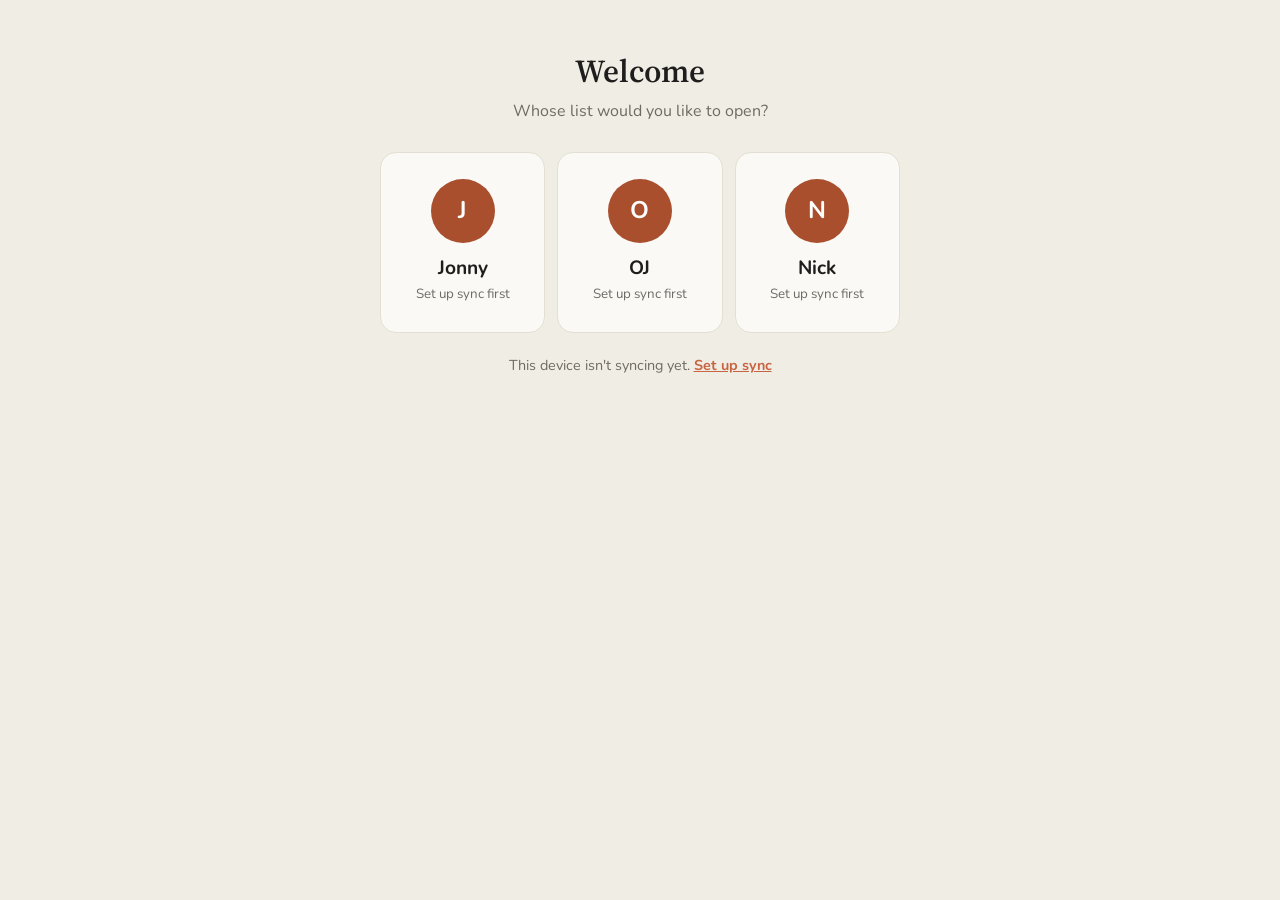
<file: index.html>
<!DOCTYPE html>
<html lang="en">
<head>
<meta charset="UTF-8">
<meta name="viewport" content="width=device-width, initial-scale=1">
<title>Welcome - To-do</title>
<meta name="theme-color" content="#C96442">
<link rel="preconnect" href="https://fonts.googleapis.com">
<link href="https://fonts.googleapis.com/css2?family=Nunito:wght@400;600;700;800&family=Source+Serif+4:wght@600&display=swap" rel="stylesheet">
<link rel="manifest" href="manifest.webmanifest">
<link rel="icon" href="icon.svg" type="image/svg+xml">
<link rel="apple-touch-icon" href="icon.svg">
<style>
/* same warm palette as the app (Warm / Warm Dark) */
:root{--bg:#EFEDE4;--card:#FAF9F5;--ink:#1F1E1D;--mute:#6F6B63;--line:#E3DFD2;--acc:#C96442;--acc-btn:#A94F2E;--on-acc:#fff;--ok:#3F7A44;--bad:#B3261E}
@media (prefers-color-scheme:dark){:root{--bg:#191918;--card:#262624;--ink:#ECEAE2;--mute:#A39E92;--line:#3A3936;--acc:#D97757;--acc-btn:#D97757;--on-acc:#1F1E1D;--ok:#8FB58F;--bad:#FF6B6B}}
*{box-sizing:border-box}
body{margin:0;min-height:100vh;background:var(--bg);color:var(--ink);font:16px/1.45 'Nunito',system-ui,-apple-system,Segoe UI,sans-serif;display:flex;flex-direction:column;align-items:center;padding:48px 16px}
main{width:100%;max-width:520px}
h1{font-family:'Source Serif 4',Georgia,serif;font-weight:600;font-size:2rem;margin:0 0 6px;text-align:center}
.sync-line{margin:22px 0 0;text-align:center;font-size:.9rem;color:var(--mute)}
.sync-line button{background:none;border:0;padding:0;color:var(--acc);font:inherit;font-weight:700;text-decoration:underline;cursor:pointer}
.sub{text-align:center;color:var(--mute);margin:0 0 28px}
.users{display:grid;grid-template-columns:repeat(auto-fit,minmax(96px,1fr));gap:12px}
.user{background:var(--card);border:1px solid var(--line);border-radius:16px;padding:26px 12px;cursor:pointer;color:var(--ink);font:inherit;text-align:center}
.user:hover,.user:focus-visible{border-color:var(--acc);outline:none;box-shadow:0 0 0 3px color-mix(in srgb,var(--acc) 25%,transparent)}
.av{width:64px;height:64px;border-radius:50%;background:var(--acc-btn);color:var(--on-acc);font-size:1.5rem;font-weight:700;display:flex;align-items:center;justify-content:center;margin:0 auto 12px}
.user b{display:block;font-size:1.2rem}
.user small{color:var(--mute)}
details{margin-top:28px;background:var(--card);border:1px solid var(--line);border-radius:12px;padding:12px 16px}
summary{cursor:pointer;font-weight:600}
label{display:block;margin:12px 0 4px;font-size:.85rem;color:var(--mute)}
input{width:100%;padding:10px 12px;border-radius:8px;border:1px solid var(--line);background:var(--bg);color:var(--ink);font:inherit}
button.pri{margin-top:14px;padding:10px 16px;border:0;border-radius:8px;background:var(--acc-btn);color:var(--on-acc);font:inherit;font-weight:600;cursor:pointer}
button.sec{padding:10px 16px;border:1px solid var(--line);border-radius:8px;background:transparent;color:var(--ink);font:inherit;cursor:pointer}
.note{font-size:.82rem;color:var(--mute);margin:10px 0 0}
#msg{margin-top:10px;font-size:.9rem;min-height:1.3em}
.lock-msg{margin:12px 0 0;font-size:.9rem}
.ok{color:var(--ok)}.bad{color:var(--bad)}
dialog{border:1px solid var(--line);border-radius:16px;background:var(--card);color:var(--ink);padding:24px;width:min(340px,92vw)}
dialog::backdrop{background:rgba(0,0,0,.45)}
dialog h2{margin:0 0 4px;font-size:1.2rem}
dialog .row{display:flex;gap:10px;margin-top:16px;justify-content:flex-end}
dialog input{text-align:center;letter-spacing:.4em;font-size:1.3rem}
#pinErr{color:var(--bad);font-size:.9rem;min-height:1.2em;margin-top:8px}
#pinErr.ok{color:var(--ok)}
button.link{margin-right:auto;padding:10px 0;border:0;background:none;color:var(--acc);font:inherit;font-size:.9rem;font-weight:700;text-decoration:underline;cursor:pointer}
input.masked{-webkit-text-security:disc}
</style>
</head>
<body>
<main>
  <h1>Welcome</h1>
  <p class="sub">Whose list would you like to open?</p>
  <div class="users" id="users"></div>
  <p class="bad lock-msg" id="lockMsg" hidden></p>

  <p class="sync-line" id="syncLine"></p>

  <details id="setup" hidden>
    <summary>Sync with GitHub (saves lists across devices)</summary>
    <label for="repo">Repository (owner/name)</label>
    <input id="repo" autocomplete="off" spellcheck="false">
    <label for="branch">Branch</label>
    <input id="branch" autocomplete="off" spellcheck="false">
    <label for="token">Access token (stays on this device only)</label>
    <input id="token" type="text" class="masked" style="-webkit-text-security:disc" autocomplete="off" spellcheck="false" autocapitalize="off" placeholder="github_pat_...">
    <button class="pri" id="saveCfg" type="button">Save and test</button>
    <button class="link" id="closeCfg" type="button" style="margin-left:16px">Close</button>
    <div id="msg"></div>
    <p class="note">Each person's list is saved as its own file in that repository, e.g. <code>data/nick.json</code>. Use a fine-grained token limited to that one repository with Contents: read and write, and give it an expiry date (a year is sensible), so a lost device can't reach your lists forever. If the repository is public, anyone can read those files, so a private repository is better for work tasks.</p>
  </details>
</main>

<dialog id="pinDlg">
  <h2 id="pinTitle"></h2>
  <div class="note" id="pinHelp"></div>
  <label for="pin1" id="pin1l">PIN</label>
  <input id="pin1" type="text" class="masked" style="-webkit-text-security:disc" inputmode="numeric" maxlength="4" autocomplete="off">
  <div id="pin2wrap" hidden><label for="pin2" id="pin2l">Confirm PIN</label><input id="pin2" type="text" class="masked" style="-webkit-text-security:disc" inputmode="numeric" maxlength="4" autocomplete="off"></div>
  <div id="pin3wrap" hidden><label for="pin3">Confirm new PIN</label><input id="pin3" type="text" class="masked" style="-webkit-text-security:disc" inputmode="numeric" maxlength="4" autocomplete="off"></div>
  <div id="pinErr"></div>
  <div class="row"><button class="link" id="pinChange" type="button" hidden>Change PIN</button><button class="sec" id="pinCancel" type="button">Cancel</button><button class="pri" id="pinOk" type="button" style="margin:0">Continue</button></div>
</dialog>

<script src="config.js?v=12.74"></script>
<script>/* secret boxes are plain text boxes drawn as dots, so browsers never offer to "save a password"; a browser that cannot draw the dots gets a real password box instead */
document.querySelectorAll("input.masked").forEach(function (i) { var s = ""; try { s = getComputedStyle(i).webkitTextSecurity || ""; } catch (e) {} if (s !== "disc") i.type = "password"; });</script>
<script src="gh-storage.js?v=12.74"></script>
<script>
(function () {
  var USERS = TODO_CONFIG.users;
  var SALT = TODO_CONFIG.pinSalt;
  var PIN_SETUP_LOCKED = TODO_CONFIG.pinSetupLocked === true;
  var pins = {};
  try { pins = JSON.parse(localStorage.getItem('todo_pins') || '{}'); } catch (e) {}
  var $ = function (id) { return document.getElementById(id); };
  var current = null, creating = false, changing = false;

  async function hash(u, pin) {
    var b = await crypto.subtle.digest('SHA-256', new TextEncoder().encode(SALT + ':' + u + ':' + pin));
    return Array.prototype.map.call(new Uint8Array(b), function (x) { return x.toString(16).padStart(2, '0'); }).join('');
  }
  function savePinsLocal() { try { localStorage.setItem('todo_pins', JSON.stringify(pins)); } catch (e) {} }
  function msg(t, cls) { var m = $('msg'); m.textContent = t; m.className = cls || ''; }

  function renderUsers() {
    var box = $('users'); box.textContent = '';
    USERS.forEach(function (u) {
      var b = document.createElement('button'); b.type = 'button'; b.className = 'user';
      var av = document.createElement('div'); av.className = 'av'; av.textContent = u.name.charAt(0);
      var n = document.createElement('b'); n.textContent = u.name;
      var s = document.createElement('small'); s.textContent = pins[u.id] ? 'Enter PIN' : (PIN_SETUP_LOCKED ? 'Set up sync first' : 'Set up PIN');
      b.appendChild(av); b.appendChild(n); b.appendChild(s);
      b.onclick = function () { openPin(u); };
      box.appendChild(b);
    });
  }

  async function loadRemotePins() {
    try {
      var f = await TodoGH.getFile('users.json');
      if (f && f.data && f.data.pins) { Object.keys(f.data.pins).forEach(function (k) { pins[k] = f.data.pins[k]; }); savePinsLocal(); }
    } catch (e) { /* no connection or no file yet: use this device's copy */ }
    renderUsers();
  }

  // onlyUser: update just that person's PIN on GitHub, so a stale copy here can't overwrite anyone else's
  async function publishPins(onlyUser) {
    if (!TodoGH.cfg().token) return false;
    try {
      var f = await TodoGH.getFile('users.json');
      var remote = f && f.data && f.data.pins || {};
      var merged = Object.assign({}, remote, onlyUser ? {} : pins);
      if (onlyUser) merged[onlyUser] = pins[onlyUser];
      await TodoGH.putFile('users.json', { pins: merged }, f ? f.sha : null);
      return true;
    } catch (e) { return false; }
  }

  function openPin(u) {
    // new PINs are switched off (config.js pinSetupLocked): a device that doesn't know this person's PIN
    // has to fetch it from GitHub by setting up sync, rather than letting anyone make a fresh one
    if (!pins[u.id] && PIN_SETUP_LOCKED) {
      var lm = $('lockMsg');
      lm.textContent = 'Setting up new PINs is switched off. ' + u.name + '\'s PIN isn\'t on this device yet: use "Set up sync" below to load it from GitHub.';
      lm.hidden = false;
      return;
    }
    current = u; creating = !pins[u.id]; changing = false;
    $('pinTitle').textContent = creating ? 'Create a PIN for ' + u.name : 'Hello ' + u.name;
    $('pinHelp').textContent = creating ? 'Choose a 4-digit PIN. It is light protection only.' : 'Enter your 4-digit PIN.';
    $('pin1l').textContent = 'PIN'; $('pin2l').textContent = 'Confirm PIN';
    $('pin2wrap').hidden = !creating; $('pin3wrap').hidden = true; $('pinChange').hidden = creating;
    $('pinOk').textContent = 'Continue';
    ['pin1', 'pin2', 'pin3'].forEach(function (id) { $(id).value = ''; });
    $('pinErr').textContent = ''; $('pinErr').className = '';
    $('pinDlg').showModal(); $('pin1').focus();
  }

  // Change PIN: current PIN first (so only its owner can change it), then the new one twice
  function startChangePin() {
    changing = true;
    $('pinTitle').textContent = 'Change PIN for ' + current.name;
    $('pinHelp').textContent = 'Enter your current PIN, then choose a new 4-digit PIN.';
    $('pin1l').textContent = 'Current PIN'; $('pin2l').textContent = 'New PIN';
    $('pin2wrap').hidden = false; $('pin3wrap').hidden = false; $('pinChange').hidden = true;
    $('pinOk').textContent = 'Change PIN';
    ['pin1', 'pin2', 'pin3'].forEach(function (id) { $(id).value = ''; });
    $('pinErr').textContent = ''; $('pinErr').className = '';
    $('pin1').focus();
  }

  async function submitChangePin() {
    var oldP = $('pin1').value, newP = $('pin2').value, err = $('pinErr');
    err.className = '';
    if (!/^\d{4}$/.test(oldP)) { err.textContent = 'Enter your current 4-digit PIN.'; return; }
    if (pins[current.id] !== await hash(current.id, oldP)) { err.textContent = 'That isn\'t your current PIN.'; $('pin1').value = ''; $('pin1').focus(); return; }
    if (!/^\d{4}$/.test(newP)) { err.textContent = 'The new PIN must be exactly 4 digits.'; return; }
    if (newP === oldP) { err.textContent = 'Choose a PIN different from your current one.'; return; }
    if ($('pin3').value !== newP) { err.textContent = 'The two new PINs do not match.'; return; }
    $('pinOk').disabled = true;
    pins[current.id] = await hash(current.id, newP); savePinsLocal();
    var synced = await publishPins(current.id);
    $('pinOk').disabled = false;
    err.className = synced || !TodoGH.cfg().token ? 'ok' : '';
    err.textContent = synced ? 'PIN changed on this device and on GitHub. Opening your list…'
      : TodoGH.cfg().token ? 'PIN changed on this device, but GitHub couldn\'t be updated, so other devices still use the old PIN. Try again when you\'re online.'
      : 'PIN changed on this device. Opening your list…';
    if (synced || !TodoGH.cfg().token) {
      setTimeout(function () {
        try { sessionStorage.setItem('todo_authed_' + current.id, '1'); } catch (e) {}
        location.href = 'app.html?u=' + encodeURIComponent(current.id);
      }, 1200);
    }
  }

  async function submitPin() {
    if (changing) return submitChangePin();
    var p = $('pin1').value;
    if (!/^\d{4}$/.test(p)) { $('pinErr').textContent = 'The PIN must be exactly 4 digits.'; return; }
    var h = await hash(current.id, p);
    if (creating) {
      if (PIN_SETUP_LOCKED) { $('pinErr').textContent = 'Setting up new PINs is switched off.'; return; }
      if ($('pin2').value !== p) { $('pinErr').textContent = 'The two PINs do not match.'; return; }
      pins[current.id] = h; savePinsLocal();
      await publishPins(current.id);
    } else if (pins[current.id] !== h) {
      $('pinErr').textContent = 'Wrong PIN, try again.'; $('pin1').value = ''; return;
    }
    try { sessionStorage.setItem('todo_authed_' + current.id, '1'); } catch (e) {}
    location.href = 'app.html?u=' + encodeURIComponent(current.id);
  }

  $('pinOk').onclick = submitPin;
  $('pinChange').onclick = startChangePin;
  $('pinCancel').onclick = function () { $('pinDlg').close(); };
  ['pin1', 'pin2', 'pin3'].forEach(function (id) { $(id).addEventListener('keydown', function (e) { if (e.key === 'Enter') submitPin(); }); });

  var c = TodoGH.cfg();
  $('repo').value = c.repo; $('branch').value = c.branch; $('token').value = c.token;
  // GitHub setup stays out of the way behind one link; most people never need to see it
  function showSyncLine() {
    var connected = !!TodoGH.cfg().token;
    var line = $('syncLine');
    line.textContent = connected ? 'Syncing with GitHub. ' : 'This device isn\'t syncing yet. ';
    var b = document.createElement('button');
    b.type = 'button';
    b.textContent = connected ? 'Sync settings' : 'Set up sync';
    b.onclick = function () { var s = $('setup'); s.hidden = false; s.open = true; line.hidden = true; $(connected ? 'token' : 'repo').focus(); };
    line.appendChild(b);
    line.hidden = false;
  }
  // put the box away again and go back to the one-line link
  function hideSetup() {
    var s = $('setup'); s.open = false; s.hidden = true;
    msg('');
    showSyncLine();
  }
  $('closeCfg').onclick = function () { $('token').value = TodoGH.cfg().token; hideSetup(); };
  showSyncLine();
  $('saveCfg').onclick = async function () {
    var cfg = { repo: $('repo').value.trim(), branch: $('branch').value.trim() || TODO_CONFIG.branch, dir: TODO_CONFIG.dir, token: $('token').value.trim() };
    try { localStorage.setItem('todo_gh_cfg', JSON.stringify(cfg)); } catch (e) {}
    msg('Testing...');
    try {
      var r = await fetch('https://api.github.com/repos/' + cfg.repo, { headers: { 'Accept': 'application/vnd.github+json', 'Authorization': 'Bearer ' + cfg.token } });
      if (!r.ok) throw new Error('GitHub answered ' + r.status + ' (check the token and repository name)');
      var j = await r.json();
      if (j.permissions && !j.permissions.push) throw new Error('This token can read but not write to the repository');
      msg('Connected to ' + cfg.repo + (j.private ? ' (private)' : ' (public)') + '. Lists will now save to GitHub.', 'ok');
      await publishPins(); loadRemotePins();
      setTimeout(hideSetup, 2500);
    } catch (e) { msg(e.message, 'bad'); }
  };

  renderUsers(); loadRemotePins();
})();
</script>
<script>if('serviceWorker' in navigator){navigator.serviceWorker.register('sw.js').catch(function(){});}</script>
</body>
</html>
</file>
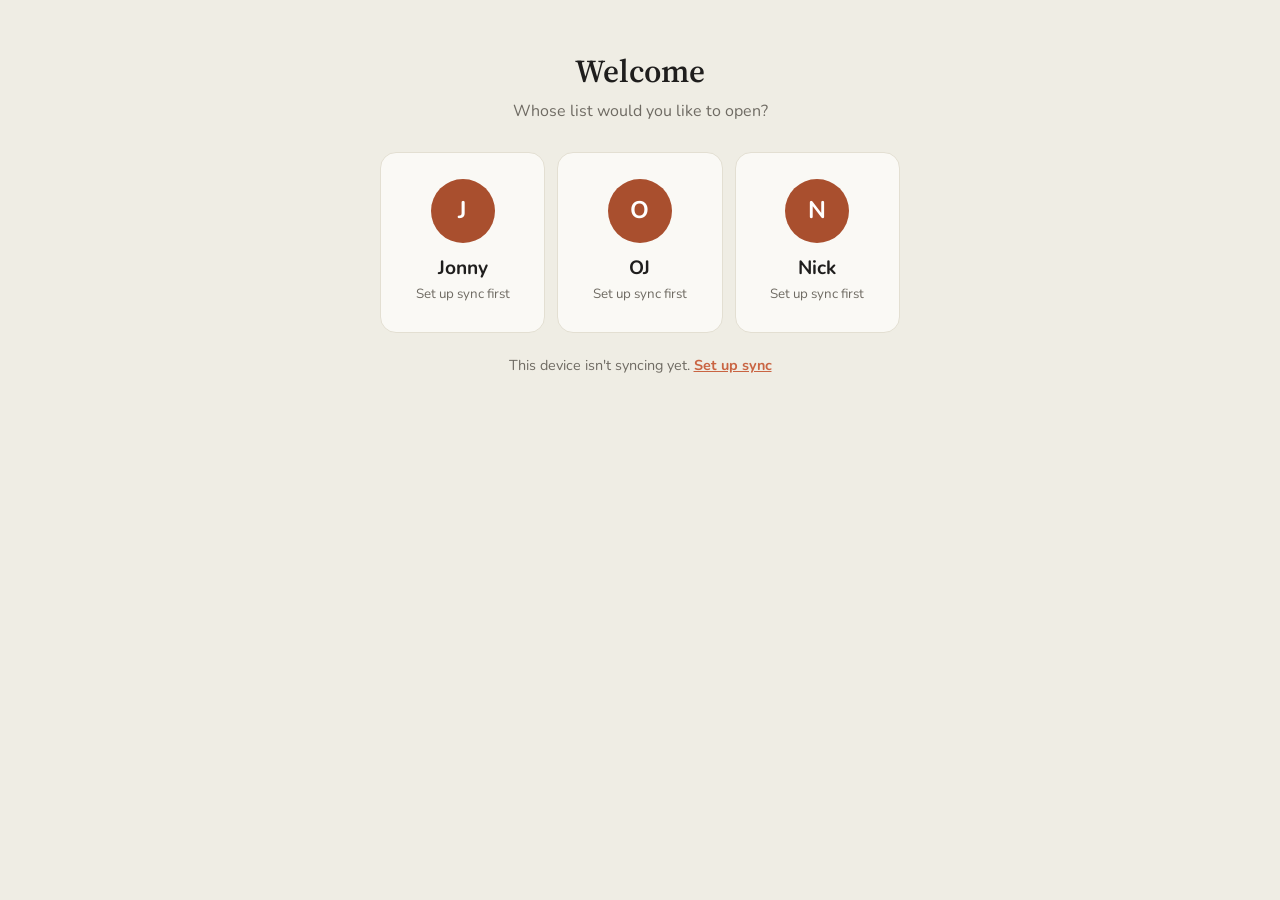
<file: app.html>
<!DOCTYPE html>
<html lang="en">
<head>
<meta charset="UTF-8">
<meta name="viewport" content="width=device-width, initial-scale=1.0">
<title>To-do</title>
<link rel="preconnect" href="https://fonts.googleapis.com">
<link href="https://fonts.googleapis.com/css2?family=Nunito:wght@400;600;700;800&family=Special+Elite&family=Source+Serif+4:wght@500;600;700&display=swap" rel="stylesheet">
<meta name="theme-color" content="#C96442">
<link rel="manifest" href="manifest.webmanifest">
<link rel="icon" href="icon.svg" type="image/svg+xml">
<link rel="apple-touch-icon" href="icon.svg">
<link rel="stylesheet" href="styles.css?v=12.74">
<script src="config.js?v=12.74"></script>
<script src="auth-gate.js?v=12.74"></script>
</head>
<body>
<script>
/* paint in the saved theme straight away, and hide the list until the tasks are in */
(function () {
  var u = (new URLSearchParams(location.search).get('u') || '').toLowerCase().replace(/[^a-z0-9_-]/g, '');
  var cached = null;
  function saved(name, key) {
    try {
      var v = localStorage.getItem('todo_' + name + '_' + u);
      if (v) return v;
      if (!cached) cached = JSON.parse(localStorage.getItem('todo_cache_' + u) || '{}');
      return cached.data && cached.data[key];
    } catch (e) { return null; }
  }
  var themes = ['auto', 'warm', 'warmdark', 'light', 'dark', 'bw', 'blue', 'navy', 'terminal'];
  var l = saved('layout', 'work_layout');
  var layout = ['paper', 'sage', 'linen', 'pop', 'aurora', 'pinboard', 'arcade', 'tropical'].indexOf(l) >= 0;
  // the new layouts keep their own theme choice ('layout' = the layout's own colours)
  var t = layout ? saved('layouttheme', 'work_layoutTheme') : saved('theme', 'work_theme');
  if (t !== 'layout' && themes.indexOf(t) < 0) t = layout ? 'layout' : 'auto';
  var dark = window.matchMedia && matchMedia('(prefers-color-scheme: dark)').matches;
  var shown = t === 'auto' ? (dark ? 'warmdark' : 'warm') : t;
  if (layout) document.body.classList.add('layout-' + l);
  if (shown === 'layout') document.body.classList.add('layout-colours');
  else if (shown !== 'light') document.body.classList.add('theme-' + shown);
  document.documentElement.classList.add('booting');
})();
</script>

<div class="pad">
  <div class="perf"></div>
  <div class="sheet">
    <header>
      <button id="lockBtn" class="lock-btn" aria-label="Lock" type="button" style="display:none;">&#128274;</button>
      <button id="settingsBtn" class="settings-btn" aria-label="Settings" type="button">&#9881;</button>
      <input type="search" id="searchInput" class="header-search" placeholder="Search..." autocomplete="off" aria-label="Search tasks, categories, people, notes">
      <button type="button" class="notepad-link" id="notepadBtn" title="Open your Notepad">&#128221; Notepad</button>

      <h1 class="title-row">
        <svg class="title-logo" viewBox="0 0 160 220" xmlns="http://www.w3.org/2000/svg" aria-hidden="true">
          <rect x="10" y="25" width="140" height="180" rx="18" fill="#0B4C82" stroke="#8EC1EE" stroke-width="6"/>
          <rect x="55" y="4" width="50" height="30" rx="9" fill="#0B4C82" stroke="#8EC1EE" stroke-width="6"/>
          <rect x="30" y="55" width="30" height="30" rx="7" fill="#0B4C82" stroke="#8EC1EE" stroke-width="4.5"/>
          <path d="M36 70 L42 77 L54 62" fill="none" stroke="#FFFFFF" stroke-width="5" stroke-linecap="round" stroke-linejoin="round"/>
          <rect x="30" y="100" width="30" height="30" rx="7" fill="#0B4C82" stroke="#8EC1EE" stroke-width="4.5"/>
          <path d="M36 115 L42 122 L54 107" fill="none" stroke="#FFFFFF" stroke-width="5" stroke-linecap="round" stroke-linejoin="round"/>
          <rect x="30" y="145" width="30" height="30" rx="7" fill="#0B4C82" stroke="#8EC1EE" stroke-width="4.5"/>
        </svg>
        <span>To-do</span>
        <span class="app-label" id="appLabelHeader">Work</span>
      </h1>
      <p class="header-meta"><span id="dateLabel">today</span></p>
      <p class="header-version" id="headerVersion"></p>
    </header>
    <p class="boot-msg" aria-live="polite">Loading your tasks&hellip;</p>

    <!-- summary cards, shown only in the Linen & Clay layout -->
    <div class="layout-cards" aria-label="Summary">
      <button type="button" class="layout-card card-overdue" data-click="overdueTopTrigger"><span class="layout-card-num" id="cardOverdueCount">0</span><span class="layout-card-label">Overdue</span></button>
      <button type="button" class="layout-card card-due" data-click="dueTodayTopTrigger"><span class="layout-card-num" id="cardDueCount">0</span><span class="layout-card-label">Due today</span></button>
      <button type="button" class="layout-card card-today" data-click="tabToday"><span class="layout-card-num" id="cardTodayCount">0</span><span class="layout-card-label">On today's list</span></button>
    </div>

    <div class="tabs-bar">
    <div class="tabs" role="tablist">
      <button class="tab" id="tabToday" type="button" role="tab" aria-selected="false" title="Overdue, due today and starred">Today <span class="tab-count" id="tabTodayCount">0</span></button>
      <button class="tab active" id="tabActive" type="button" role="tab" aria-selected="true">To-do <span class="tab-count" id="tabActiveCount">0</span></button>
      <button class="tab" id="tabPending" type="button" role="tab" aria-selected="false">Pending <span class="tab-count" id="pendingTopCount">0</span></button>
      <button class="tab" id="tabDone" type="button" role="tab" aria-selected="false">Completed <span class="tab-count" id="tabDoneCount">0</span></button>
    </div>

    <div class="sort-row">
      <label for="sortSelect" class="sort-label">Sort by</label>
      <select id="sortSelect">
        <option value="priority" selected>Priority</option>
        <option value="due">Due Date</option>
        <option value="category">Category</option>
        <option value="assignee">Assigned To</option>
        <option value="name">Task Name</option>
      </select>
      <span class="toolbar-chips">
        <button type="button" class="filter-trigger chip-due" id="dueTodayTopTrigger">Due today <span id="dueTodayTopCount">0</span></button>
        <button type="button" class="filter-trigger chip-overdue" id="overdueTopTrigger">Overdue <span id="overdueTopCount">0</span></button>
        <button type="button" class="filter-trigger chip-neutral" id="staleTrigger" title="Open tasks nobody has changed in 14+ days">Untouched 14d+ <span id="staleCount">0</span></button>
      </span>
      <button type="button" class="select-btn messages-btn" id="messagesBtn" title="Messages">&#128172; Messages <span class="msg-badge" id="messagesBadge" hidden>0</span></button>
      <button type="button" class="select-btn" id="briefingBtn" hidden>Briefing</button>
      <button type="button" class="select-btn" id="selectBtn" aria-pressed="false">Select</button>
    </div>
    </div>

    <div class="quick-add">
      <button class="new-task-btn" id="newTaskBtn" type="button">+ New Task</button>
    </div>

    <div class="filter-indicator" id="filterIndicator" style="display:none;">
      <span id="filterIndicatorText"></span>
      <button id="clearFilterBtn" type="button">Show All</button>
    </div>

    <div class="new-task-overlay" id="newTaskOverlay" role="dialog" aria-modal="true" aria-label="New task">
      <div class="new-task-window">
        <div class="new-task-titlebar">
          <span>New Task</span>
          <button id="newTaskWindowClose" class="new-task-window-close" type="button" aria-label="Close">&#10005;</button>
        </div>
        <div class="add-row" id="addRow">
          <div class="field"><label class="field-label" for="newItem">Task</label>
            <input type="text" id="newItem" placeholder="What needs doing?" maxlength="280" autocomplete="off"></div>
          <div class="field"><label class="field-label" for="newSummary">Summary</label>
            <input type="text" id="newSummary" placeholder="One line on what this task is about (optional)" maxlength="120" autocomplete="off"></div>
          <div class="edit-meta-row">
            <div class="field"><label class="field-label" for="dueDateInput">Due date</label>
              <input type="date" id="dueDateInput"></div>
            <div class="field"><label class="field-label" for="prioritySelect">Priority</label>
              <select id="prioritySelect">
                <option value="high">High</option>
                <option value="medium" selected>Medium</option>
                <option value="low">Low</option>
              </select></div>
            <div class="field"><label class="field-label" for="categorySelect">Category</label>
              <select id="categorySelect"></select></div>
            <div class="field"><label class="field-label" for="repeatSelect">Repeat</label>
              <select id="repeatSelect" title="Repeating tasks need a due date">
                <option value="">No repeat</option>
                <option value="daily">Daily</option>
                <option value="weekdays">Weekdays</option>
                <option value="weekly">Weekly</option>
                <option value="monthly">Monthly</option>
              </select></div>
          </div>
          <div class="field"><label class="field-label" for="newRemindAt">Remind me</label>
            <input type="datetime-local" id="newRemindAt"></div>
          <div class="assignee-field">
            <div class="assignee-field-label">Assigned to</div>
            <div class="assignee-checklist" id="assigneeChecklist"></div>
          </div>
          <div class="assignee-field">
            <div class="assignee-field-label">Assigned by / from</div>
            <select id="assignedBySelect" aria-label="Assigned by / from"></select>
          </div>
          <div class="new-task-entries">
            <div class="subtask-list-title">Subtasks / Notes</div>
            <div class="subtask-list" id="newEntryList"></div>
            <div class="add-subtask-row">
              <div class="entry-type-row">
                <button type="button" class="entry-type-btn selected" id="newEntrySubtaskBtn">Subtask</button>
                <button type="button" class="entry-type-btn" id="newEntryNoteBtn">Note</button>
              </div>
              <textarea id="newEntryInput" class="add-subtask-input" maxlength="5000" rows="3" aria-label="Add a subtask or note" placeholder="Add a subtask or note... (Enter for a new line; press Add, or Ctrl+Enter, to add it)"></textarea>
              <button type="button" class="add-entry-btn" id="newEntryAddBtn" title="Add this subtask or note (Ctrl+Enter)">+ Add</button>
            </div>
          </div>
          <div class="add-btn-row">
            <button id="addBtn">Add</button>
            <button id="cancelAddBtn" type="button">Cancel</button>
          </div>
        </div>
        <div class="tw-resize tw-resize-right" data-resize="x" aria-hidden="true"></div>
        <div class="tw-resize tw-resize-bottom" data-resize="y" aria-hidden="true"></div>
        <div class="tw-resize tw-resize-corner" data-resize="xy" tabindex="0" role="button" aria-label="Resize window: drag, or use the arrow keys. Double-click or press Delete to reset." title="Drag to resize. Double-click to reset."></div>
      </div>
    </div>

    <div class="new-task-overlay task-edit-overlay" id="taskEditOverlay" role="dialog" aria-modal="true" aria-labelledby="taskEditTitle">
      <div class="new-task-window task-edit-window">
        <div class="new-task-titlebar">
          <span class="task-edit-title" id="taskEditTitle">Task</span>
          <span class="text-size-btns" role="group" aria-label="Text size">
            <button type="button" class="text-size-btn" id="taskTextSmaller" aria-label="Smaller text" title="Smaller text"><span class="ts-small">A</span>&minus;</button>
            <button type="button" class="text-size-btn" id="taskTextLarger" aria-label="Larger text" title="Larger text"><span class="ts-large">A</span>+</button>
          </span>
          <button id="taskEditClose" class="new-task-window-close" type="button" aria-label="Close">&#10005;</button>
        </div>
        <div class="task-edit-body" id="taskEditBody"></div>
        <div class="task-edit-footer" id="taskEditFooter"></div>
        <div class="tw-resize tw-resize-right" data-resize="x" aria-hidden="true"></div>
        <div class="tw-resize tw-resize-bottom" data-resize="y" aria-hidden="true"></div>
        <div class="tw-resize tw-resize-corner" data-resize="xy" tabindex="0" role="button" aria-label="Resize window: drag, or use the arrow keys. Double-click or press Delete to reset." title="Drag to resize. Double-click to reset."></div>
      </div>
    </div>

    <div class="list-header" id="listHeader">
      <span class="lh-spacer"></span>
      <span class="lh-task">Task</span>
      <span class="lh-category">Category</span>
      <span class="lh-assignee">Assigned</span>
      <span class="lh-due">Due</span>
      <span class="lh-completed" id="lhCompleted">Date Completed</span>
      <span class="lh-sleep" id="lhSleep">Wakes up on</span>
      <span class="lh-priority">Priority</span>
    </div>

    <ul class="list" id="list"></ul>

    <div class="bulk-bar" id="bulkBar" role="toolbar" aria-label="Selected tasks">
      <span id="bulkCount">Tap tasks to select them</span>
      <button type="button" data-bulk="done">Complete</button>
      <button type="button" data-bulk="pending">Move to Pending</button>
      <button type="button" data-bulk="active">Move to To-do</button>
      <button type="button" data-bulk="star">&#9733; Star</button>
      <select id="bulkCategory" aria-label="Set category for selected tasks"></select>
      <button type="button" data-bulk="cancel" class="bulk-cancel">Cancel</button>
    </div>
    <div class="empty" id="emptyMsg" style="display:none;">Nothing on the list. Add your first task above.</div>

    <footer>
      <span id="countLabel">0 items left</span>
      <span class="footer-actions">
        <button id="exportBtn">Export</button>
        <button id="clearBtn">Clear done</button>
      </span>
    </footer>

    <div class="summary" id="summaryPanel">
      <div class="summary-title">Summary</div>
      <div class="summary-row">
        <span class="summary-stat"><span class="priority-tag high">high</span> <span id="highCount">0</span></span>
        <span class="summary-stat"><span class="priority-tag medium">medium</span> <span id="mediumCount">0</span></span>
        <span class="summary-stat"><span class="priority-tag low">low</span> <span id="lowCount">0</span></span>
      </div>
      <div class="summary-row due-today-row">
        <span class="summary-stat" id="dueTodayStat">Due today: <span id="dueTodayCount">0</span></span>
        <span class="summary-stat" id="pendingStat">Pending: <span id="pendingSummaryCount">0</span></span>
        <span class="summary-stat" id="overdueStat">Overdue: <span id="overdueCount">0</span></span>
      </div>
    </div>

    <div class="footer-brand">
      <div class="footer-status" id="footerStatus">
        <div id="lastExportLine">Last export: never</div>
      </div>
      <div class="footer-mark">
        <svg class="footer-brand-logo" viewBox="0 0 48 48" xmlns="http://www.w3.org/2000/svg" aria-hidden="true">
          <circle cx="24" cy="24" r="21" fill="#E3ECFB" stroke="#2F6FE4" stroke-width="2"/>
          <path d="M15 25 L21 31 L33 18" fill="none" stroke="#2F6FE4" stroke-width="4" stroke-linecap="round" stroke-linejoin="round"/>
        </svg>
        <span>To-do</span>
        <span class="app-label" id="appLabelFooter">Work</span>
      </div>
    </div>
  </div>
</div>

<div class="modal-overlay" id="settingsOverlay" role="dialog" aria-modal="true" aria-label="Settings">
  <div class="modal">
    <div class="modal-header">
      <h2>Settings <span class="settings-version">v12.74</span></h2>
      <button id="closeSettingsBtn" class="modal-close" aria-label="Close" type="button">&#10005;</button>
    </div>

    <div class="settings-group-label">Appearance</div>
    <div class="accordion-section">
      <button class="accordion-header" type="button" data-target="layoutContent">
        <span>Layout</span>
        <span class="accordion-arrow">&#9656;</span>
      </button>
      <div class="accordion-content" id="layoutContent">
        <p class="settings-hint">Pick how the page is laid out. Every layout except Original comes with its own colours, or you can pick any theme for it below.</p>
        <div class="theme-options" id="layoutOptions">
          <button class="theme-option layout-option" type="button" data-layout="original">
            <span class="theme-swatch layout-swatch-original"></span>
            <span>Original</span>
          </button>
          <button class="theme-option layout-option" type="button" data-layout="paper">
            <span class="theme-swatch layout-swatch-paper"></span>
            <span>Paper</span>
          </button>
          <button class="theme-option layout-option" type="button" data-layout="sage">
            <span class="theme-swatch layout-swatch-sage"></span>
            <span>Sage</span>
          </button>
          <button class="theme-option layout-option" type="button" data-layout="linen">
            <span class="theme-swatch layout-swatch-linen"></span>
            <span>Linen &amp; Clay</span>
          </button>
          <button class="theme-option layout-option" type="button" data-layout="pop">
            <span class="theme-swatch layout-swatch-pop"></span>
            <span>Pop</span>
          </button>
          <button class="theme-option layout-option" type="button" data-layout="aurora">
            <span class="theme-swatch layout-swatch-aurora"></span>
            <span>Aurora</span>
          </button>
          <button class="theme-option layout-option" type="button" data-layout="pinboard">
            <span class="theme-swatch layout-swatch-pinboard"></span>
            <span>Pinboard</span>
          </button>
          <button class="theme-option layout-option" type="button" data-layout="arcade">
            <span class="theme-swatch layout-swatch-arcade"></span>
            <span>Arcade</span>
          </button>
          <button class="theme-option layout-option" type="button" data-layout="tropical">
            <span class="theme-swatch layout-swatch-tropical"></span>
            <span>Tropical</span>
          </button>
        </div>
      </div>
    </div>
    <div class="accordion-section">
      <button class="accordion-header" type="button" data-target="themeContent">
        <span>Theme</span>
        <span class="accordion-arrow">&#9656;</span>
      </button>
      <div class="accordion-content" id="themeContent">
        <p class="settings-hint">Pick a colour scheme. "Match my device" switches between Warm and Warm Dark with your device's light/dark setting.</p>
        <p class="settings-hint layout-theme-note">This theme is used with your current layout; the Original layout keeps its own.</p>
        <div class="theme-options" id="themeOptions">
          <button class="theme-option" type="button" data-theme="layout">
            <span class="theme-swatch layout-swatch-own"></span>
            <span>Layout colours</span>
          </button>
          <button class="theme-option" type="button" data-theme="auto">
            <span class="theme-swatch theme-swatch-auto"></span>
            <span>Match my device</span>
          </button>
          <button class="theme-option" type="button" data-theme="warm">
            <span class="theme-swatch theme-swatch-warm"></span>
            <span>Warm</span>
          </button>
          <button class="theme-option" type="button" data-theme="warmdark">
            <span class="theme-swatch theme-swatch-warmdark"></span>
            <span>Warm Dark</span>
          </button>
          <button class="theme-option" type="button" data-theme="light">
            <span class="theme-swatch theme-swatch-light"></span>
            <span>Light</span>
          </button>
          <button class="theme-option" type="button" data-theme="dark">
            <span class="theme-swatch theme-swatch-dark"></span>
            <span>Dark</span>
          </button>
          <button class="theme-option" type="button" data-theme="bw">
            <span class="theme-swatch theme-swatch-bw"></span>
            <span>High contrast</span>
          </button>
          <button class="theme-option" type="button" data-theme="blue">
            <span class="theme-swatch theme-swatch-blue"></span>
            <span>Blue &amp; White</span>
          </button>
          <button class="theme-option" type="button" data-theme="navy">
            <span class="theme-swatch theme-swatch-navy"></span>
            <span>Navy &amp; White</span>
          </button>
          <button class="theme-option" type="button" data-theme="terminal">
            <span class="theme-swatch theme-swatch-terminal"></span>
            <span>Terminal</span>
          </button>
        </div>
      </div>
    </div>

    <div class="settings-group-label">Lists</div>

    <div class="accordion-section">
      <button class="accordion-header" type="button" data-target="categoriesContent">
        <span>Categories</span>
        <span class="accordion-arrow">&#9656;</span>
      </button>
      <div class="accordion-content" id="categoriesContent">
        <ul class="category-list" id="categoryList"></ul>
        <div class="add-category-row">
          <input type="text" id="newCategoryInput" placeholder="New category name..." maxlength="30" autocomplete="off">
          <button id="addCategoryBtn">Add</button>
        </div>
      </div>
    </div>

    <div class="accordion-section">
      <button class="accordion-header" type="button" data-target="assigneesContent">
        <span>Assigned To</span>
        <span class="accordion-arrow">&#9656;</span>
      </button>
      <div class="accordion-content" id="assigneesContent">
        <ul class="category-list" id="assigneeList"></ul>
        <div class="add-category-row">
          <input type="text" id="newAssigneeInput" placeholder="New person's name..." maxlength="30" autocomplete="off">
          <button id="addAssigneeBtn">Add</button>
        </div>
      </div>
    </div>

    <div class="accordion-section">
      <button class="accordion-header" type="button" data-target="assignedByContent">
        <span>Assigned By / From</span>
        <span class="accordion-arrow">&#9656;</span>
      </button>
      <div class="accordion-content" id="assignedByContent">
        <ul class="category-list" id="assignedByList"></ul>
        <div class="add-category-row">
          <input type="text" id="newAssignedByInput" placeholder="New person's name..." maxlength="30" autocomplete="off">
          <button id="addAssignedByBtn">Add</button>
        </div>
      </div>
    </div>

    <!-- shown only to the people who have the daily briefing (config.js briefingUsers) -->
    <div class="accordion-section" id="briefingSettings" hidden>
      <button class="accordion-header" type="button" data-target="briefingSettingsContent">
        <span>Daily Briefing</span>
        <span class="accordion-arrow">&#9656;</span>
      </button>
      <div class="accordion-content" id="briefingSettingsContent">
        <label class="auto-sync-toggle">
          <input type="checkbox" id="taskReminderUpdatesToggle" checked>
          Task Reminder Updates
        </label>
        <p class="settings-hint">When this is on, your briefing lists the open To-do tasks that haven't been updated for over a week, oldest first, so each one gets looked at at least weekly.</p>
      </div>
    </div>

    <div class="settings-group-label">Data</div>
    <div class="accordion-section">
      <button class="accordion-header" type="button" data-target="exportContent">
        <span>Export</span>
        <span class="accordion-arrow">&#9656;</span>
      </button>
      <div class="accordion-content" id="exportContent">
        <p class="settings-hint">Download every task &mdash; active and completed &mdash; with its text, dates, priority, category, and subtasks.</p>
        <button id="exportAllBtn" class="export-all-btn" type="button">Export All Tasks</button>
        <button id="reportBtn" class="export-all-btn report-btn" type="button">View Summary Report</button>
        <label class="auto-sync-toggle" id="reportIncludeCompletedLabel">
          <input type="checkbox" id="reportIncludeCompleted">
          Include completed tasks in the Summary Report
        </label>
      </div>
    </div>

    <div class="accordion-section">
      <button class="accordion-header" type="button" data-target="importContent">
        <span>Import</span>
        <span class="accordion-arrow">&#9656;</span>
      </button>
      <div class="accordion-content" id="importContent">
        <p class="settings-hint">Import tasks from a CSV file exported by this app (Export All Tasks or the Completed export). Imported tasks are added alongside your current list, not replacing it. Tasks you already have (same name and created date) are skipped, so importing the same file twice won't create duplicates.</p>
        <input type="file" id="importFileInput" accept=".csv" class="import-file-input">
        <button id="importBtn" class="export-all-btn" type="button">Import Tasks</button>
        <div id="importStatus" class="import-status"></div>
      </div>
    </div>

    <div class="accordion-section">
      <button class="accordion-header" type="button" data-target="archiveContent">
        <span>Archive</span>
        <span class="accordion-arrow">&#9656;</span>
      </button>
      <div class="accordion-content" id="archiveContent">
        <p class="settings-hint">Completed tasks older than 90 days are moved out of your list once a day, so it stays quick. Nothing is deleted &mdash; you can restore everything here.</p>
        <div id="archiveStatus" class="import-status"></div>
        <button id="archiveNowBtn" class="export-all-btn" type="button">Archive old tasks now</button>
        <button id="restoreArchiveBtn" class="export-all-btn report-btn" type="button">Restore all archived tasks</button>
      </div>
    </div>

    <div class="accordion-section">
      <button class="accordion-header" type="button" data-target="remindersContent">
        <span>Reminders</span>
        <span class="accordion-arrow">&#9656;</span>
      </button>
      <div class="accordion-content" id="remindersContent">
        <p class="settings-hint">Opens a pre-filled email in your mail app listing overdue, due-today, and high-priority tasks. You'll still need to hit send &mdash; this app can't send email automatically on its own, or while it's closed.</p>
        <input type="email" id="reminderEmailInput" class="password-input" placeholder="your@email.com" autocomplete="off">
        <div class="reminder-radio-group">
          <label class="reminder-radio-option">
            <input type="radio" name="emailReportOption" id="emailReportOptionNone" value="none" checked>
            Task list only
          </label>
          <label class="reminder-radio-option">
            <input type="radio" name="emailReportOption" id="emailReportOptionPdf" value="report">
            Also open the Summary Report to attach
          </label>
        </div>
        <p class="settings-hint settings-hint-small">Browsers can't attach files to an email draft automatically &mdash; this opens the report in a new tab with a "Print / Save as PDF" button, so you can save it and drag it into the email yourself.</p>
        <button id="emailPriorityBtn" class="export-all-btn" type="button">Email Priority Tasks</button>
      </div>
    </div>

    <div class="settings-group-label">Security</div>
    <div class="accordion-section">
      <button class="accordion-header" type="button" data-target="securityContent">
        <span>Security</span>
        <span class="accordion-arrow">&#9656;</span>
      </button>
      <div class="accordion-content" id="securityContent">
        <p class="settings-hint" id="securityHint">Add a password to show a lock screen when you open this app. This is a basic deterrent, not real encryption &mdash; anyone who can view this file's source can bypass it. For real protection, use Data Encryption below.</p>
        <div id="passwordStatus" class="password-status"></div>
        <!-- each set of password boxes is its own form, so browsers never pair them with the task boxes and offer to "save a password" -->
        <form class="pw-form" autocomplete="off">
        <input type="text" id="newPasswordInput" class="password-input masked" style="-webkit-text-security:disc" placeholder="New password" autocomplete="off" spellcheck="false" autocapitalize="off">
        <button id="setPasswordBtn" class="export-all-btn" type="button">Set Password</button>
        <button id="removePasswordBtn" class="export-all-btn remove-password-btn" type="button" style="display:none;">Remove Password</button>
        </form>

        <hr class="settings-divider">
        <p class="settings-hint"><strong>Data Encryption.</strong> Encrypts your whole list &mdash; tasks, archive, categories, assigned-to / assigned-by lists, reminder email and settings (AES-256) &mdash; on this device and in your file on GitHub, so nobody can read it without your passphrase. You'll be asked for the passphrase when you open the list, on every device. <strong>If you forget the passphrase, your list cannot be recovered</strong> &mdash; keep a CSV export as a backup. CSV exports and the Summary Report are not encrypted.</p>
        <div id="encStatus" class="password-status"></div>
        <form class="pw-form" autocomplete="off">
        <input type="text" id="encPassInput" class="password-input masked" style="-webkit-text-security:disc" placeholder="New passphrase (at least 8 characters)" autocomplete="off" spellcheck="false" autocapitalize="off">
        <input type="text" id="encPassConfirm" class="password-input masked" style="-webkit-text-security:disc" placeholder="Confirm passphrase" autocomplete="off" spellcheck="false" autocapitalize="off">
        <button id="encSetBtn" class="export-all-btn" type="button">Turn On Encryption</button>
        <button id="encOffBtn" class="export-all-btn remove-password-btn" type="button" style="display:none;">Turn Off Encryption</button>
        </form>
        <div id="encMsg" class="import-status"></div>
      </div>
    </div>

    <div class="settings-group-label danger">Danger zone</div>
    <div class="accordion-section">
      <button class="accordion-header" type="button" data-target="resetContent">
        <span>Reset</span>
        <span class="accordion-arrow">&#9656;</span>
      </button>
      <div class="accordion-content" id="resetContent">
        <p class="settings-hint">Permanently delete every task in this list (active and completed). Categories and settings are kept. This cannot be undone &mdash; consider using Export first if you want a backup.</p>
        <button id="clearAllTasksBtn" class="export-all-btn remove-password-btn" type="button">Clear All Tasks</button>
      </div>
    </div>

    <div class="settings-group-label">About</div>
    <div class="accordion-section">
      <button class="accordion-header" type="button" data-target="shortcutsContent">
        <span>Keyboard shortcuts</span>
        <span class="accordion-arrow">&#9656;</span>
      </button>
      <div class="accordion-content" id="shortcutsContent">
        <ul class="shortcut-list">
          <li><kbd>N</kbd> New task (opens the New Task window)</li>
          <li><kbd>/</kbd> Search</li>
          <li><kbd>Esc</kbd> Close a window, or leave Select mode</li>
          <li><kbd>Enter</kbd> Add the task or subtask you've typed (<kbd>Shift</kbd>+<kbd>Enter</kbd> for a new line in notes)</li>
        </ul>
      </div>
    </div>

    <div class="accordion-section">
      <button class="accordion-header" type="button" data-target="changelogContent">
        <span>Changelog</span>
        <span class="accordion-arrow">&#9656;</span>
      </button>
      <div class="accordion-content" id="changelogContent">
        <ul class="changelog-list">
          <li><span class="changelog-version">v12.74</span> The "Woke up" (and "Asleep till") marker no longer loses its right-hand side in the narrow Category column: it moves under the category and wraps if needed.</li>
          <li><span class="changelog-version">v12.73</span> Messages: send a message to Jonny, OJ or Nick from the new 💬 Messages button (or from a task's 💬 Message button, which says which task it's about). New messages pop up within a minute, with Reply and Mark as read; Sent shows when each was read. Messages are kept in the private GitHub repo as plain text (not encrypted).</li>
          <li><span class="changelog-version">v12.72</span> The Notepad has a Select all button beside B / I / List, ready to copy, format or replace everything.</li>
          <li><span class="changelog-version">v12.71</span> Fixed "Could not reach GitHub (Unexpected end of JSON input)": a list stored on GitHub that has grown past 1 MB now loads properly.</li>
          <li><span class="changelog-version">v12.70</span> Clicking into the subtask / note box now scrolls the window so the whole box and its + Add button are in view.</li>
          <li><span class="changelog-version">v12.69</span> The Notepad no longer has a character limit.</li>
          <li><span class="changelog-version">v12.68</span> The Close task button now sits at the far left of the task window's buttons.</li>
          <li><span class="changelog-version">v12.67</span> Sleep 1 Week and Sleep until… now ask "Put this task to sleep until …?" before the task goes to sleep.</li>
          <li><span class="changelog-version">v12.66</span> Every open task now has a "Close task" button in its window (it replaces "Move to Complete" on pending tasks). All subtasks still need ticking first, and it asks "Are you sure?" before closing. "Are you sure?" boxes now always show on top of an open task.</li>
          <li><span class="changelog-version">v12.65</span> Subtask and note boxes now work like the Notepad: Enter starts a new line. Press the new + Add button (or Ctrl+Enter) to add the entry; Save and the New Task window's Add still keep anything typed.</li>
          <li><span class="changelog-version">v12.64</span> The Notepad opens bigger and can be resized: drag its right edge, bottom edge or corner (double-click the corner to reset). Each device remembers the size.</li>
          <li><span class="changelog-version">v12.63</span> The Notepad now holds up to 250,000 characters (was 100,000).</li>
          <li><span class="changelog-version">v12.62</span> The Notepad now holds up to 100,000 characters (was 20,000).</li>
          <li><span class="changelog-version">v12.61</span> The Notepad now looks like a notepad (ruled lines, red margin, punched holes), has the Email button (Nick's list), spell checks as you type, and Enter always starts a new line.</li>
          <li><span class="changelog-version">v12.60</span> New Notepad: a link under the search box opens a scratch pad for small bits of information, with bold, italics and bullets. It is kept when closed (and synced with your list), and has a Delete all button with confirmation.</li>
          <li><span class="changelog-version">v12.59</span> Spell check fix: typing boxes no longer force UK English (which could leave them with no dictionary at all), so the browser's own spell-check languages are used, and the first word typed is checked too.</li>
          <li><span class="changelog-version">v12.58</span> Simple formatting (B, I, • List, clickable links) and UK English spell check now on Jonny's and OJ's lists too.</li>
          <li><span class="changelog-version">v12.57</span> Simple formatting in subtasks and notes: B (bold), I (italic) and • List buttons, with web links made clickable, plus UK English spell check in typing boxes. Nick's list only for now.</li>
          <li><span class="changelog-version">v12.56</span> iPad fix: Sleep until… and subtask due dates no longer jump to today and close the calendar. On touch screens the date is taken once the calendar closes.</li>
          <li><span class="changelog-version">v12.55</span> iPad fix: the sleep date box is now a labelled "Sleep until…" button, and date calendars no longer pop up and close straight away on touch screens.</li>
          <li><span class="changelog-version">v12.54</span> Setting up new PINs is switched off (config.js pinSetupLocked). Everyone keeps their own PIN and can still change it; a new device loads the PINs by setting up sync.</li>
          <li><span class="changelog-version">v12.53</span> The "Needs an update" list is back inside the Briefing only (removed from the main screen), and now lists every open task not updated in the last 7 days rather than just the oldest 15.</li>
          <li><span class="changelog-version">v12.52</span> A "Needs an update" panel under the Briefing button lists every open task not updated in the last 7 days (oldest first). Click a task to open it; Hide folds the panel away.</li>
          <li><span class="changelog-version">v12.51</span> When adding a subtask (in a task or in the New Task window), a "+ Due" button beside Subtask / Note lets you pick its due date before you add it.</li>
          <li><span class="changelog-version">v12.50</span> Sage layout: if a task has no category, no one assigned, no due date or no last-updated date, its card now shows N/A in a grey box instead of leaving it out.</li>
          <li><span class="changelog-version">v12.49</span> Sage layout: the Due and Last updated dates on each task card now sit in a small grey box, like Category and Assigned to.</li>
          <li><span class="changelog-version">v12.48</span> Sage layout: the bottom line of each task card now has titles (Category, Assigned to, Due) and a new Last updated date.</li>
          <li><span class="changelog-version">v12.47</span> Tasks on the Pending page now show "Moved to Pending" and the date they went into Pending, under the task title.</li>
          <li><span class="changelog-version">v12.46</span> Setting a sleep timer (Sleep 1 Week or a chosen date) now shows a pop-up confirming when the task wakes up, with an Undo button.</li>
          <li><span class="changelog-version">v12.45</span> Pending tasks with a sleep timer now say "Wakes up on" before their date, and the Pending column title reads "Wakes up on" instead of "Sleeping Until".</li>
          <li><span class="changelog-version">v12.44</span> Navy &amp; White theme on the Sage layout: the navy outline round each task card is thicker.</li>
          <li><span class="changelog-version">v12.43</span> New Settings &rarr; Daily Briefing &rarr; Task Reminder Updates switch turns the briefing's weekly "Needs an update" list on or off (on to start with).</li>
          <li><span class="changelog-version">v12.42</span> Briefing: a new "Needs an update" section lists the open To-do tasks that haven't been changed for over a week, oldest first, so every task gets looked at at least weekly. It replaces the briefing's old 14-day list. Also fixed: the first change to a task after opening the app didn't record an updated time (which syncing uses to decide which edit is newest).</li>
          <li><span class="changelog-version">v12.41</span> Navy &amp; White theme on the Sage layout: each task card now has a navy outline.</li>
          <li><span class="changelog-version">v12.40</span> Two plain, easy-to-read themes: Blue &amp; White (white cards on a pale blue page) and Navy &amp; White (all white with navy). Made with the Sage layout in mind, and they work with every layout.</li>
          <li><span class="changelog-version">v12.39</span> A task with a subtask that is due today or overdue now behaves like a due or overdue task: it appears on the Today tab, its subtask is listed under "Subtasks due" in the Today pop-up, and it moves up within its priority group when sorted by Priority.</li>
          <li><span class="changelog-version">v12.38</span> Subtasks can have their own due date: click "+ Due" on a subtask to pick one. It turns blue when due today and red when overdue, the subtask count on the task in your list changes colour to match, and email, CSV backups and the briefing include it.</li>
          <li><span class="changelog-version">v12.37</span> The New Task window can be resized the same way as the task window: drag its right edge, bottom edge or corner. Its size is remembered separately on each device; double-click the corner to reset it.</li>
          <li><span class="changelog-version">v12.36</span> The task window can be resized: drag its right edge, bottom edge or bottom-right corner (or use the arrow keys on the corner). Each device remembers your size; double-click the corner to go back to the standard size.</li>
          <li><span class="changelog-version">v12.35</span> Add to calendar (Nick only for now): the calendar entry's notes now include the task's full details, the same as Email: summary, status, priority, due date, people, subtasks and notes.</li>
          <li><span class="changelog-version">v12.34</span> Email a task (Nick only for now): an Email button in the task window opens a ready-made draft of the task, with its summary, details, subtasks and notes, in your email app, Gmail or Outlook on the web, or copies it to paste anywhere. Nothing is sent until you press Send.</li>
          <li><span class="changelog-version">v12.33</span> Fixed the briefing not opening ("priorityOrder is not defined") when two of the tasks to start with were equally urgent.</li>
          <li><span class="changelog-version">v12.32</span> The Briefing button copes with unusual task data, and if the briefing ever can't open it now says why on screen (and shows the usual Today pop-up on opening) instead of doing nothing.</li>
          <li><span class="changelog-version">v12.31</span> Daily briefing (Nick only for now): the first time you open the app each day, a briefing replaces the Today pop-up, with where to start, overdue and due-today tasks, today's reminders, the week ahead, what you finished yesterday and anything untouched for 14+ days. A Briefing button brings it back any time.</li>
          <li><span class="changelog-version">v12.30</span> Reminders: set a "Remind me" date and time on any task. When it's due you get a pop-up in the app (and a desktop notification if you allow them), with Open, Snooze and Dismiss; any you missed appear next time you open the app. Tasks with a reminder show a bell, and Add to calendar saves a calendar entry that can alert you even when the app is closed.</li>
          <li><span class="changelog-version">v12.29</span> Updates now load reliably: each release tags its script and style files with the version, so a browser can no longer pair a new page with older files (which could hide newer features, such as the Summary box on existing tasks).</li>
          <li><span class="changelog-version">v12.28</span> Tasks can have a one-line summary: add it below the task name when creating or editing a task, and it shows in italics under the name in your lists. Search, CSV backups and the Summary Report include it.</li>
          <li><span class="changelog-version">v12.27</span> The New Task window now has Subtasks / Notes, the same as an open task, so you can add them while creating the task.</li>
          <li><span class="changelog-version">v12.26</span> When sorted by Priority, overdue tasks (oldest first) and then tasks due today now move to the top of the High, Medium and Low groups.</li>
          <li><span class="changelog-version">v12.25</span> Five colourful new layouts in Settings &rarr; Appearance &rarr; Layout: Pop (bold comic-book blocks), Aurora (glowing night sky), Pinboard (tasks as sticky notes on cork), Arcade (neon pixel style) and Tropical (sunset gradient with colourful tabs). Also fixed the lock button overlapping the title in the Paper and Linen &amp; Clay layouts.</li>
          <li><span class="changelog-version">v12.24</span> More space between the date and the tick box on each subtask/note in the task window.</li>
          <li><span class="changelog-version">v12.23</span> Click anywhere on a task's row to open it (or to select it in Select mode), not just on its name; the tick box still marks it done. Dragging tasks to reorder them has been removed.</li>
          <li><span class="changelog-version">v12.22</span> Fixed passphrase and PIN boxes sometimes showing what you type instead of dots after the last update. The dots no longer depend on the stylesheet, a box that can't show dots becomes a normal hidden password box, and updates now always fetch every file fresh so the page and its stylesheet can't get out of step.</li>
          <li><span class="changelog-version">v12.21</span> Stopped the browser's "Save password?" pop-up for good: the PIN boxes on the login page, the GitHub token box, the lock screen and the password/passphrase boxes in Settings still show dots as you type, but browsers no longer treat them as passwords (entering your PIN was the main trigger).</li>
          <li><span class="changelog-version">v12.20</span> A&minus; and A+ buttons in the task window's title bar make its text smaller or larger. Your size is remembered and follows you to your other devices.</li>
          <li><span class="changelog-version">v12.19</span> Browsers no longer offer to "save a password" when you add a task: the lock-screen, app-password and encryption passphrase boxes are now kept separate from the task boxes.</li>
          <li><span class="changelog-version">v12.18</span> Themes now work with every layout (e.g. Terminal in Sage): pick "Layout colours" for the layout's own look. The new layouts remember their own theme, so the Original layout keeps yours. Sage: the Select button stays readable when pressed, tidier filter chips (Untouched 14d+ included) with counts in small bubbles, and on big screens the page is wider with tasks in two columns (three on very wide screens).</li>
          <li><span class="changelog-version">v12.17</span> New Settings &rarr; Appearance &rarr; Layout: keep the Original look (the default) or switch to one of three fresh light designs &mdash; Paper (crisp white and blue), Sage (soft green, lists in a side menu, tasks on cards) or Linen &amp; Clay (warm cream, a large date and summary cards for overdue, due today and today's list). Themes still apply to the Original layout.</li>
          <li><span class="changelog-version">v12.16</span> On the login page the "Sync with GitHub" box now tucks itself away once sync is set up and tested, leaving just the "Syncing with GitHub" line. It also has a Close button.</li>
          <li><span class="changelog-version">v12.15</span> No more brief white, half-drawn page when the app opens: your theme is applied straight away, and a "Loading your tasks&hellip;" note shows until your latest tasks are on screen.</li>
          <li><span class="changelog-version">v12.14</span> Fixed pop-ups (the Today list on opening, Settings, the New Task window) not scrolling in the Warm, Warm Dark and "Match my device" themes, where the page behind scrolled instead. The page is now locked while a pop-up is open, and pop-ups size themselves to the visible screen on phones and tablets.</li>
          <li><span class="changelog-version">v12.13</span> Added a third user, Jonny, listed first on the login page. Jonny sets up his own PIN the first time he picks his name on the login page, and gets his own list.</li>
          <li><span class="changelog-version">v12.12</span> You can now change your PIN: on the login page, pick your name and choose "Change PIN". You'll need your current PIN first. The new PIN is saved on this device and, when sync is set up, on GitHub so your other devices use it too (only your own PIN is updated there).</li>
          <li><span class="changelog-version">v12.11</span> The task window has a Save button again beside Done: Save keeps the window open (and adds any subtask or note you've typed), Done saves and closes it. The window's title is now just the task's name.</li>
          <li><span class="changelog-version">v12.10</span> Fixed the calendar not appearing when picking a due date or a sleep-until date. Clicking anywhere in a date box now opens the calendar, not just the small calendar icon.</li>
          <li><span class="changelog-version">v12.9</span> Removed the "Waiting on" field from the New Task and edit windows, along with its &#9203; tags and the Waiting filter. Any names already entered are kept in your data and CSV exports, just no longer shown.</li>
          <li><span class="changelog-version">v12.8</span> The page is a little narrower on big screens (up to 1250px). The Today pop-up that appears when you open the app is bigger, with larger text. A small version label now sits under the date.</li>
          <li><span class="changelog-version">v12.7</span> The page can now be wider on big screens (up to 1440px, previously 1100px). The "Add a task and press Enter" box is gone; a bigger, centred "+ New Task" button opens the New Task window, and pressing N does the same.</li>
          <li><span class="changelog-version">v12.6</span> The HIGH / MEDIUM / LOW priority tags are back on each task, replacing the signal-bars icon, with the Priority column heading restored.</li>
          <li><span class="changelog-version">v12.5</span> The To-do title and the date beneath it are bigger and more spaced out, with a little more room above and below.</li>
          <li><span class="changelog-version">v12.4</span> The Terminal theme is now strictly green on black: overdue and due-today tasks, the star, the sync dot, notifications, checkboxes and icons all use greens. Overdue tasks are told apart by a stronger green tint and underlined "Overdue" wording; due-today tasks keep a green stripe. Other themes are unchanged.</li>
          <li><span class="changelog-version">v12.3</span> The Terminal theme (green on black) is back in Settings &rarr; Theme. Its dimmer green text is a little brighter than before so it's easier to read; overdue and due-today tasks still show in red and blue.</li>
          <li><span class="changelog-version">v12.2</span> The app now always opens on the To-do tab. Your Today list (overdue, due today and starred tasks) pops up each time you open it instead; tap a task in the pop-up to open it, or "Show Today tab" to jump there. On Mondays the pop-up also includes the untouched-tasks review and backup reminder, once.</li>
          <li><span class="changelog-version">v12.1</span> The To-do title and date are centred again. The search box under the settings icon no longer sits over the line beneath the header. Overdue tasks keep their red tint but lose the red stripe down the left edge. The "Switch user" link has been removed.</li>
          <li><span class="changelog-version">v12.0</span> New <strong>Today</strong> tab with everything overdue, due today or starred (star a task from its window); the app opens on it when there's something there. New <strong>Waiting on</strong> field for tasks you're waiting on someone else for, with a Waiting filter. <strong>Select</strong> several tasks to complete, move, star or re-categorise them in one go. An <strong>Untouched 14d+</strong> filter, and on Mondays the summary lists tasks nobody has changed in 14+ days and reminds you to back up. Ticking a task done now offers <strong>Undo</strong>. Subtask progress (e.g. &#10003; 2/3) shows on each row. Dates use one style everywhere (22 Oct, Today, Tomorrow, Overdue 3 days). Import skips tasks you already have. The New Task and edit windows now match, with labelled fields, and Repeat can be changed after a task is created. The summary pop-up appears once a day. Settings are grouped, themes are trimmed to six well-tested ones (if you used a removed theme, you're switched to "Match my device"), and keyboard shortcuts are listed under About. Bigger tap targets and a search icon on phones; the login page matches the app.</li>
          <li><span class="changelog-version">v11.2</span> Cleaner layout: a slimmer header (the version number now lives here in Settings), task counts on the tabs, and the Due today / Overdue filters beside Sort by, so your tasks start much higher up the page. Overdue now has its own red and Due today its own blue, separate from the theme's main colour. Task names wrap instead of being cut off, and narrower windows use the compact two-line rows. Priority is shown once, as a small signal-bars icon, and high-priority task names are no longer coloured red. In the task pop-up the buttons stay pinned at the bottom, Delete sits apart on the left, and a single Done button replaces Save task / Close (changes save automatically, with a "Saved" note).</li>
          <li><span class="changelog-version">v11.1</span> The search box is now a small box under the settings icon. The "Details" button is gone; a "+ New Task" button beside the quick-add box opens the New Task window (anything already typed in the quick-add box carries over). Large lists now save to GitHub reliably when you switch away from the tab.</li>
          <li><span class="changelog-version">v11.0</span> Added real data encryption (Settings &rarr; Security &rarr; Data Encryption). Choose a passphrase and your whole list (tasks, archive, categories, assigned-to / assigned-by lists, reminder email and settings) is stored encrypted (AES-256-GCM, key derived with PBKDF2), both on this device and in your file on GitHub. Syncing between devices still merges changes task by task. You enter the passphrase when you open the list on each device. You can change the passphrase or turn encryption off from the same place, and other devices follow the change when they next sync. There is no way to recover your list if the passphrase is forgotten, and CSV exports / the Summary Report are not encrypted. If the list can't be decrypted, nothing is overwritten.</li>
          <li><span class="changelog-version">v10.3</span> In the task pop-up, the buttons at the bottom (Delete task, Move to Pending, Sleep 1 Week, sleep-until date, Save task, Close) are laid out in an even grid of three per row (two on phones), stretched to fill the width of the window.</li>
          <li><span class="changelog-version">v10.2</span> The task pop-up window is wider (up to 880px) with a larger title bar.</li>
          <li><span class="changelog-version">v10.1</span> Clicking a task now opens it in its own pop-up window (title bar reading "Editing: &lt;task name&gt;", with the rest of the page dimmed behind it), so it's obvious which task you're working on. The task's row behind it is also highlighted. Close it with the Close button, the &#10005;, Esc, or by clicking outside the window &mdash; changes are saved as you go. Only one task can be open at a time. Also brought over from the Work build: when a task's sleep timer runs out it comes back with a "&#9200; Woke up" tag (click to dismiss); the Close button sits next to Save task; the Subtask and Note buttons are the same size; and every button in the task's button row is the same size.</li>
          <li><span class="changelog-version">v10.0</span> New warm and warm dark themes (warm is the default); search box; repeating tasks (daily, weekdays, weekly, monthly); undo for deletes and clears; in-page dialogs and report instead of browser pop-ups; no more "leave site" warning; phone-friendly layout; automatic archive of completed tasks older than 90 days; syncing now merges changes task by task so two devices can no longer overwrite each other.</li>
          <li><span class="changelog-version">v9.6</span> The column title bar (Task, Category, Assigned, Due, Sleeping Until / Date Completed, Priority) can now wrap onto two lines, so longer titles like "Sleeping Until" and "Date Completed" stack neatly. The gap between columns was also widened (6px to 12px) in both the title bar and the task rows, so they stay aligned with more breathing room.</li>
          <li><span class="changelog-version">v9.5</span> The Pending tab now has a "Sleeping Until" column showing the date each sleeping/snoozed task will wake up and return to the To-do tab (or "No timer" for tasks simply moved to Pending without a sleep date).</li>
          <li><span class="changelog-version">v9.4</span> Fixed a bug where clicking the "To-do" tab after using the Due Today/Overdue filter wouldn't actually clear it &mdash; since you were already on the Active page, the stale filter silently stayed applied, making the tab look empty if nothing matched it. Clicking "To-do" now always clears any active filter and shows the full list.</li>
          <li><span class="changelog-version">v9.3</span> Checked all the other filters/counts for the same pending-vs-overdue mismatch as v9.2: the "This Week's Summary" pop-up, the Highlights section on the Summary Report, and "Email Priority Tasks" already counted sleeping/pending tasks correctly, so no change needed there. Also fixed a smaller related bug: clicking Overdue/Due Today while on the Pending tab left both the Active and Pending tabs looking highlighted at once &mdash; the Pending tab now correctly un-highlights.</li>
          <li><span class="changelog-version">v9.2</span> Fixed a bug where clicking the "Overdue" (or "Due Today") banner would miss any task that was pending or sleeping &mdash; the filter only searched the Active tab, which excludes pending tasks. It now matches by date across pending/sleeping tasks too, since being asleep doesn't make a task any less overdue. Pending/sleeping tasks that show up this way are now marked with a small "Pending" or "Asleep til&hellip;" tag so it's clear why they're not in their usual tab.</li>
          <li><span class="changelog-version">v9.1</span> Replaced the "Sleep 2 Weeks" button with a date picker, so you can choose exactly when a sleeping task should wake up instead of being limited to a fixed 2-week jump. "Sleep 1 Week" is still there as a quick option.</li>
          <li><span class="changelog-version">v9.0</span> Fixed a bug where a sleeping task could jump straight back to Active within a minute if it already had its own due date in the past or today &mdash; the regular due-date wake check was firing independently of the sleep timer. Now, while a sleep timer is still running, the due date is ignored and only the sleep timer controls when the task wakes up.</li>
          <li><span class="changelog-version">v8.9</span> Added a "sleep" timer for tasks &mdash; open a task and click "Sleep 1 Week" or "Sleep 2 Weeks" to move it to the Pending tab and have it wake itself back up to Active automatically once the timer runs out (checked the same way due-date-triggered pending tasks already are). While sleeping, the task panel shows "Sleeping until" the wake date; manually moving it back to Active cancels the timer.</li>
          <li><span class="changelog-version">v8.8</span> "Assigned By / From" was already being included in the Summary Report (added at v8.4) &mdash; confirmed working and hardened the spacing between meta items (Category/Assigned/From/Due) with a CSS fallback, verified by actually rendering the report.</li>
          <li><span class="changelog-version">v8.7</span> Reverted "Save task" back to v8.5 behavior (just saves, keeps the panel open). Added a separate "Close" button below it to roll up the panel when you're done.</li>
          <li><span class="changelog-version">v8.6</span> "Save task" now closes/rolls up the task panel again after saving (Work only &mdash; reverting the v8.1 change that kept it open). Home is unaffected and still leaves the panel open.</li>
          <li><span class="changelog-version">v8.5</span> Added a radio option to "Email Priority Tasks": "Also open the Summary Report to attach." Since browsers can't attach files to a mailto draft automatically, this opens the report in a separate tab (with its "Print / Save as PDF" button) and adds a note in the email reminding you to attach it manually.</li>
          <li><span class="changelog-version">v8.4</span> Added "Assigned By / From" &mdash; a new managed list in Settings (below Assigned To), with its own dropdown when adding/editing a task, positioned below "Assigned To." Unlike Assigned To, this is single-select since a task is normally assigned by one person. Export/Import and the Summary Report updated to include it.</li>
          <li><span class="changelog-version">v8.3</span> Added "Email Priority Tasks" in Settings &mdash; Reminders. Save your email once, then click to open a pre-filled draft listing overdue, due-today, and high-priority tasks. Note: this still requires the app to be open and you to hit Send &mdash; true automatic background email isn't possible without a server.</li>
          <li><span class="changelog-version">v8.2</span> Fixed a bug where completing a task was blocked by "open subtasks" even when those items were actually Notes, not Subtasks. Since notes have no checkbox and can never be "done," they no longer count toward that check &mdash; only actual unchecked subtasks do.</li>
          <li><span class="changelog-version">v8.1</span> "Save task" now just saves and keeps the task panel open, instead of closing it &mdash; click the task text again if you want to collapse it. Applies to both Work and Home.</li>
          <li><span class="changelog-version">v8.0</span> (Work only) Every subtask/note entry now has a small "&rarr; Note" / "&rarr; Subtask" button, so existing entries (created before the Subtask/Note toggle existed) can be reclassified too, not just new ones. Switching to Note clears any "done" state, since notes can't be checked off.</li>
          <li><span class="changelog-version">v7.9</span> (Work only) Added "Last sync" and "Last export" timestamps to the bottom-left of the footer, updating automatically after any sync (manual or auto) or CSV export, and remembered between sessions.</li>
          <li><span class="changelog-version">v7.8</span> (Work only) Added a quick Subtask/Note toggle above the add box &mdash; Subtask entries keep the checkbox as before; Note entries skip it entirely, since a note isn't something you check off. Export/Import updated to preserve the distinction.</li>
          <li><span class="changelog-version">v7.7</span> (Work only) Overdue/High Priority items in the Highlights section now show their due date too (UK format), or "No due date" if none is set.</li>
          <li><span class="changelog-version">v7.6</span> (Work only) Highlights box now has a solid black border (was a faint light gray) to make it stand out more clearly.</li>
          <li><span class="changelog-version">v7.5</span> (Work only) Highlights section: dates now show in UK format (DD-MM-YY), and each item is laid out as task name on top with due date/flags on a clearer line below, instead of a cramped side-by-side row.</li>
          <li><span class="changelog-version">v7.4</span> (Work only) Fixed a flexbox bug in the new Highlights section where task text with any length would overflow off the right edge instead of wrapping. Verified by actually rendering the report and checking it visually.</li>
          <li><span class="changelog-version">v7.3</span> (Work only) Added a "Highlights" section to the Summary Report, right below the stats bar &mdash; two side-by-side lists showing what's due in the next 7 days, and what's overdue or high priority.</li>
          <li><span class="changelog-version">v7.2</span> (Work only) Summary Report's "Generated" timestamp now uses UK format (DD/MM/YYYY) instead of the browser's default locale format.</li>
          <li><span class="changelog-version">v7.1</span> (Work only) Summary Report now excludes completed tasks by default &mdash; tick "Include completed tasks in the Summary Report" in Settings first if you want them included.</li>
          <li><span class="changelog-version">v7.0</span> (Work only) Removed the logo (header and footer) specifically when using the Terminal theme; it still shows normally on all other themes.</li>
          <li><span class="changelog-version">v6.9</span> (Work only) Made the divider lines between tasks in the Summary Report more prominent (light gray 1px &rarr; darker gray 2px).</li>
          <li><span class="changelog-version">v6.8</span> (Work only) Renamed the Summary Report title from "To-do Summary Report" to just "Summary Report."</li>
          <li><span class="changelog-version">v6.7</span> Fixed a bug where typing a new subtask/note and then clicking a different task (before hitting Add or Save task) would wipe the unsaved text. It's now preserved in memory and restored automatically, even if you switch to another task and back.</li>
          <li><span class="changelog-version">v6.6</span> (Work only) Summary Report: the stats bar (Total tasks, Active, Pending, Completed, priority breakdown, subtasks done) now sits in a clean 4-column grid spread evenly across two rows, instead of wrapping raggedly.</li>
          <li><span class="changelog-version">v6.5</span> (Work only) Increased the size of the subtask/note box &mdash; the "add new" field grew from 2 to 4 rows, and the inline edit field from 2 to 3 rows. Both remain resizable.</li>
          <li><span class="changelog-version">v6.4</span> (Work only) Widened the Category (90px &rarr; 105px) and especially the Assigned To (75px &rarr; 150px) columns; the Task column shrinks accordingly to make room.</li>
          <li><span class="changelog-version">v6.3</span> (Work only) Categories and Assigned To now stay in alphabetical order everywhere &mdash; Settings lists, dropdowns/checklists, and when new ones are added, renamed, or imported.</li>
          <li><span class="changelog-version">v6.2</span> (Work only) Renamed the opening pop-up from "Today's Summary" to "This Week's Summary" and made it larger (420px &rarr; 640px, scrollable if needed). It already listed Overdue, Due Today, and Due This Week &mdash; all three remain.</li>
          <li><span class="changelog-version">v6.1</span> (Work only) Pending tasks with a due date now automatically move back to the active To-do list once that date arrives &mdash; checked on opening the app, and every minute while it stays open.</li>
          <li><span class="changelog-version">v6.0</span> (Work only) "Assigned To" now supports multiple people per task &mdash; a checkbox list replaces the single dropdown when adding or editing a task. Existing single-assignee tasks migrate automatically. Export/Import and the Summary Report updated to handle multiple names.</li>
          <li><span class="changelog-version">v5.9</span> (Work only) Increased the size of the "+ New Task" popup window (380px &rarr; 560px wide, with more inner padding).</li>
          <li><span class="changelog-version">v5.8</span> (Work only) Added a Pending count between Due Today and Overdue, at both the top and bottom of the sheet &mdash; click it to jump straight to the Pending tab.</li>
          <li><span class="changelog-version">v5.7</span> (Work only) Pending tasks now have a "Move to Complete" button too, alongside "Move to Active" &mdash; no need to rely on the checkbox to finish a pending task.</li>
          <li><span class="changelog-version">v5.6</span> (Work only) Added a "Pending" tab between To-do and Completed. Move a task there via "Move to Pending" in its expanded view &mdash; it comes off the main To-do list without being marked complete, and can be moved back to Active or checked off as done at any time.</li>
          <li><span class="changelog-version">v5.5</span> Fixed the date field's calendar icon being invisible (black-on-black) in Dark, White &amp; Black, and Terminal themes.</li>
          <li><span class="changelog-version">v5.4</span> Terminal theme: changed the outer page background from dark green to pure black.</li>
          <li><span class="changelog-version">v5.3</span> Added a "Terminal" theme &mdash; black background with bright green text &mdash; 11 themes total in Settings.</li>
          <li><span class="changelog-version">v5.2</span> Added a "White &amp; Black" theme (the inverse &mdash; black background, white text) &mdash; 10 themes total in Settings.</li>
          <li><span class="changelog-version">v5.1</span> Added a "Black &amp; White" theme &mdash; 9 themes total in Settings.</li>
          <li><span class="changelog-version">v5.0</span> Increased the subtask/note character limit from 140 to 5,000, and switched the input to a resizable, multi-line box (Shift+Enter for a new line, Enter to add).</li>
          <li><span class="changelog-version">v4.9</span> Removed the separate "Add" button next to the subtask/note input &mdash; "Save task" now also adds any typed-but-not-yet-added subtask/note before closing the panel (Enter still adds one without closing).</li>
          <li><span class="changelog-version">v4.8</span> Added a "Subtasks / Notes" title above the subtask list, and updated the empty message to "No Subtasks / Notes yet."</li>
          <li><span class="changelog-version">v4.7</span> (Work only) Added "Assigned To" &mdash; a managed list (Settings) just like Categories, with its own column, dropdown when adding/editing tasks, and sort option.</li>
          <li><span class="changelog-version">v4.6</span> Added four more themes: Forest, Ocean, Sunset, and Slate &mdash; 8 themes total in Settings.</li>
          <li><span class="changelog-version">v4.5</span> Expanded Theme in Settings from a Light/Dark toggle to four options: Light, Dark, Colourful, and Old Notebook (aged paper tones with a typewriter-style title).</li>
          <li><span class="changelog-version">v4.4</span> Added a browser confirmation prompt when closing the tab if you have tasks and haven't exported yet this session &mdash; gives you the chance to cancel and export first.</li>
          <li><span class="changelog-version">v4.3</span> Fixed a bug where Work and Home copies shared the same saved data, since browsers store local files under one shared storage space. Each copy now uses its own namespaced storage, so they're fully independent.</li>
          <li><span class="changelog-version">v4.2</span> Added a "Clear All Tasks" option in Settings (Reset) to wipe every task in a list and start fresh, with a confirmation showing how many will be deleted.</li>
          <li><span class="changelog-version">v4.1</span> Added a small badge next to "To-do" (header and footer) and updated the browser tab title, so Work and Home copies of the app are easy to tell apart at a glance.</li>
          <li><span class="changelog-version">v4.0</span> Fixed dropdown menus in Dark theme showing invisible white-on-white text &mdash; option lists now use the theme's colors explicitly.</li>
          <li><span class="changelog-version">v3.9</span> Fixed a bug where "Overdue" in the top banner would flash red just because "Due today" had items, even with zero overdue tasks. They now flash independently.</li>
          <li><span class="changelog-version">v3.8</span> Added a Light/Dark theme toggle in Settings &mdash; your choice is saved and remembered next time you open the app.</li>
          <li><span class="changelog-version">v3.7</span> Moved the original checkmark-circle logo to the bottom "To-do" footer mark; the header keeps the new clipboard-checklist logo.</li>
          <li><span class="changelog-version">v3.6</span> Replaced the checkmark-circle logo with a new clipboard-and-checklist logo, in the header and footer.</li>
          <li><span class="changelog-version">v3.5</span> Increased the size of the header logo and "To-do" title.</li>
          <li><span class="changelog-version">v3.4</span> Default sort on opening the app changed back to Priority.</li>
          <li><span class="changelog-version">v3.3</span> "Due Today" and "Overdue" (top and bottom) are now clickable &mdash; click one to filter the list to just those tasks, with a "Show All" chip to clear it.</li>
          <li><span class="changelog-version">v3.2</span> Overdue tasks now also get a row highlight, matching the same light blue used for "due today."</li>
          <li><span class="changelog-version">v3.1</span> A task can no longer be marked complete while it still has open subtasks &mdash; you'll get a warning listing how many are left.</li>
          <li><span class="changelog-version">v3.0</span> Added an Overdue counter alongside Due Today, at both the top and bottom of the sheet, in the same style and with the same flash-red behavior.</li>
          <li><span class="changelog-version">v2.9</span> Added more blue throughout the app &mdash; header and column-header underlines, section dividers, and input focus states now use a blue accent instead of black/green.</li>
          <li><span class="changelog-version">v2.8</span> Default sort on opening the app changed from Priority to Category.</li>
          <li><span class="changelog-version">v2.7</span> Added a small logo + "To-do" mark to the bottom right of the app.</li>
          <li><span class="changelog-version">v2.6</span> Added a checkmark logo beside the "To-do" title in the header.</li>
          <li><span class="changelog-version">v2.5</span> Switched the typewriter font (Special Elite / Courier Prime) to Nunito, a softer, easier-to-read sans-serif, throughout the app.</li>
          <li><span class="changelog-version">v2.4</span> Added a summary pop-up on opening the app, showing overdue tasks, tasks due today, and tasks due this week (only appears if there's something to show).</li>
          <li><span class="changelog-version">v2.3</span> Added an "Auto-sync" toggle &mdash; automatically syncs in the background after changes and every minute while the app is open, once a sync file is linked.</li>
          <li><span class="changelog-version">v2.2</span> Added one-click Sync (Settings) &mdash; link a file in a cloud-synced folder and sync tasks across computers with a single click. Chrome/Edge only.</li>
          <li><span class="changelog-version">v2.1</span> "+ New Task" now opens in a floating popup window instead of expanding inline.</li>
          <li><span class="changelog-version">v2.0</span> Added bold group dividers when sorting by Priority, Category, or Due Date, so each group is clearly separated.</li>
          <li><span class="changelog-version">v1.9</span> Added this changelog viewer to Settings.</li>
          <li><span class="changelog-version">v1.8</span> Settings reorganized into a collapsible accordion (Categories, Export, Import, Security).</li>
          <li><span class="changelog-version">v1.7</span> Moved the top "Due today" counter below the header divider and enlarged it.</li>
          <li><span class="changelog-version">v1.6</span> Added a second "Due today" counter at the top of the sheet.</li>
          <li><span class="changelog-version">v1.5</span> Added a printable Summary Report (Settings &rarr; Export).</li>
          <li><span class="changelog-version">v1.4</span> "Delete task" now requires a confirming second click.</li>
          <li><span class="changelog-version">v1.3</span> Removed the "Created" date label from the task panel footer.</li>
          <li><span class="changelog-version">v1.2</span> Deleting a subtask now requires a confirming second click.</li>
          <li><span class="changelog-version">v1.1</span> Each subtask now shows its own added date (dd/mm).</li>
          <li><span class="changelog-version">v1.0</span> Version number first added to the sheet.</li>
        </ul>
      </div>
    </div>

    <button id="closeSettingsBottomBtn" class="close-settings-bottom-btn" type="button">Close</button>
  </div>
</div>

<div class="modal-overlay lock-overlay" id="lockOverlay">
  <div class="modal lock-box">
    <div class="modal-header">
      <h2 id="lockTitle">Locked</h2>
    </div>
    <p class="settings-hint" id="lockHint">Enter your password to view your to-do list.</p>
    <form class="pw-form" autocomplete="off">
    <input type="text" id="unlockInput" class="password-input masked" style="-webkit-text-security:disc" placeholder="Password" autocomplete="off" spellcheck="false" autocapitalize="off">
    <button id="unlockBtn" class="export-all-btn" type="button">Unlock</button>
    </form>
    <div id="unlockError" class="unlock-error"></div>
  </div>
</div>

<div class="modal-overlay" id="dueSummaryOverlay" role="dialog" aria-modal="true" aria-labelledby="dueSummaryHeading">
  <div class="modal due-summary-modal">
    <div class="modal-header">
      <h2 id="dueSummaryHeading">Today <span class="due-summary-day" id="dueSummaryDay"></span></h2>
      <button id="closeDueSummaryBtn" class="modal-close" aria-label="Close" type="button">&#10005;</button>
    </div>
    <div id="dueSummaryBody"></div>
    <div class="due-summary-actions">
      <button id="dueSummaryTodayBtn" class="due-summary-secondary" type="button">Show Today tab</button>
      <button id="dueSummaryOkBtn" class="export-all-btn" type="button">Got it</button>
    </div>
  </div>
</div>

<div class="modal-overlay" id="reminderOverlay" role="dialog" aria-modal="true" aria-labelledby="reminderHeading">
  <div class="modal reminder-modal">
    <div class="modal-header">
      <h2 id="reminderHeading">Reminders</h2>
      <button id="closeReminderBtn" class="modal-close" aria-label="Close" type="button">&#10005;</button>
    </div>
    <div id="reminderBody"></div>
  </div>
</div>

<div id="toastBox" class="toast" role="status" aria-live="polite"></div>

<div class="modal-overlay" id="notepadOverlay" role="dialog" aria-modal="true" aria-labelledby="notepadHeading">
  <div class="modal notepad-modal">
    <div class="modal-header">
      <h2 id="notepadHeading">Notepad</h2>
      <button id="closeNotepadBtn" class="modal-close" aria-label="Close" type="button">&#10005;</button>
    </div>
    <div class="notepad-body">
      <div id="notepadView" class="notepad-view subtask-text" tabindex="0" role="button" aria-label="Notepad text. Click to edit."></div>
      <textarea id="notepadInput" class="notepad-input" hidden aria-label="Notepad" placeholder="Jot anything down here. It is kept when you close the Notepad."></textarea>
    </div>
    <div class="notepad-footer" id="notepadFooter">
      <span class="notepad-saved" id="notepadSaved"></span>
      <button type="button" class="notepad-delete" id="notepadDeleteAll">Delete all</button>
      <button type="button" class="export-all-btn notepad-done" id="notepadDone">Done</button>
    </div>
    <div class="tw-resize tw-resize-right" data-resize="x" aria-hidden="true"></div>
    <div class="tw-resize tw-resize-bottom" data-resize="y" aria-hidden="true"></div>
    <div class="tw-resize tw-resize-corner" data-resize="xy" tabindex="0" role="button" aria-label="Resize window: drag, or use the arrow keys. Double-click or press Delete to reset." title="Drag to resize. Double-click to reset."></div>
  </div>
</div>

<div class="modal-overlay" id="messagesOverlay" role="dialog" aria-modal="true" aria-labelledby="messagesHeading">
  <div class="modal messages-modal">
    <div class="modal-header">
      <h2 id="messagesHeading">Messages</h2>
      <button id="closeMessagesBtn" class="modal-close" aria-label="Close" type="button">&#10005;</button>
    </div>
    <div class="msg-tabs" role="tablist">
      <button type="button" class="msg-tab" data-tab="inbox" role="tab">Inbox <span class="msg-tab-count" id="msgInboxCount"></span></button>
      <button type="button" class="msg-tab" data-tab="sent" role="tab">Sent</button>
      <button type="button" class="msg-tab msg-tab-new" data-tab="new" role="tab">+ New message</button>
    </div>
    <p class="msg-notice" id="msgNotice" hidden>Messages need GitHub sync turned on on this device (login page &gt; Connect to GitHub).</p>
    <div class="msg-body">
      <ul class="msg-list" id="msgList"></ul>
      <div class="msg-compose" id="msgCompose" hidden>
        <div class="msg-compose-row">
          <label class="field-label" for="msgTo">To</label>
          <select id="msgTo" class="msg-to"></select>
        </div>
        <div class="msg-about-chip" id="msgAbout" hidden></div>
        <div class="msg-format-row" id="msgFormatRow"></div>
        <textarea id="msgText" class="msg-text-input" rows="6" maxlength="5000" aria-label="Message" placeholder="Write your message... (Enter for a new line; press Send, or Ctrl+Enter, to send it)"></textarea>
        <div class="msg-compose-actions">
          <span class="msg-status" id="msgStatus"></span>
          <button type="button" class="export-all-btn msg-send" id="msgSend">Send</button>
        </div>
      </div>
    </div>
    <div class="tw-resize tw-resize-right" data-resize="x" aria-hidden="true"></div>
    <div class="tw-resize tw-resize-bottom" data-resize="y" aria-hidden="true"></div>
    <div class="tw-resize tw-resize-corner" data-resize="xy" tabindex="0" role="button" aria-label="Resize window: drag, or use the arrow keys. Double-click or press Delete to reset." title="Drag to resize. Double-click to reset."></div>
  </div>
</div>

<div class="modal-overlay" id="confirmOverlay" role="alertdialog" aria-modal="true" aria-labelledby="confirmText">
  <div class="modal confirm-box">
    <p id="confirmText"></p>
    <div class="confirm-row">
      <button type="button" id="confirmCancel" class="confirm-cancel">Cancel</button>
      <button type="button" id="confirmOk" class="confirm-ok">OK</button>
    </div>
  </div>
</div>

<div class="modal-overlay" id="reportOverlay" role="dialog" aria-modal="true" aria-label="Summary report">
  <div class="report-modal">
    <div class="report-bar">
      <button type="button" id="reportPrint" class="confirm-ok">Print / Save as PDF</button>
      <button type="button" id="reportClose" class="confirm-cancel">Close</button>
    </div>
    <iframe id="reportFrame" title="Summary report"></iframe>
  </div>
</div>

<script>/* secret boxes are plain text boxes drawn as dots, so browsers never offer to "save a password"; a browser that cannot draw the dots gets a real password box instead */
document.querySelectorAll("input.masked").forEach(function (i) { var s = ""; try { s = getComputedStyle(i).webkitTextSecurity || ""; } catch (e) {} if (s !== "disc") i.type = "password"; });</script>
<script src="gh-storage.js?v=12.74"></script>
<script src="app.js?v=12.74"></script>
<script>if('serviceWorker' in navigator){navigator.serviceWorker.register('sw.js').catch(function(){});}</script>
</body>
</html>
</file>
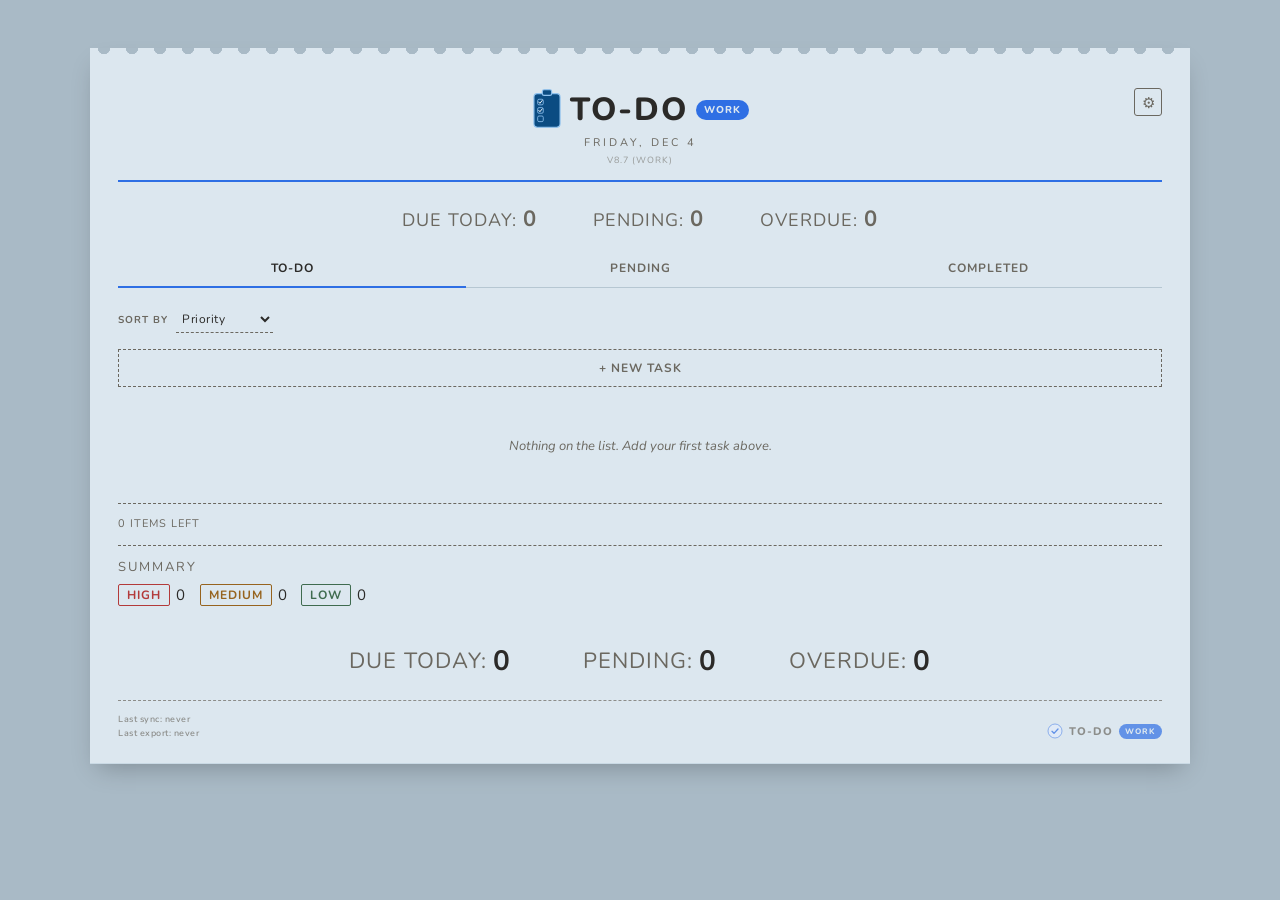
<file: todo-app.html>
<!DOCTYPE html>
<html lang="en">
<head>
<meta charset="UTF-8">
<meta name="viewport" content="width=device-width, initial-scale=1.0">
<title>To-do - Work</title>
<link rel="preconnect" href="https://fonts.googleapis.com">
<link href="https://fonts.googleapis.com/css2?family=Nunito:wght@400;600;700;800&family=Special+Elite&display=swap" rel="stylesheet">
<style>
  :root {
    --paper: #DCE7EF;
    --paper-dark: #C9D9E4;
    --ink: #2B2A28;
    --ink-muted: #6B6860;
    --rule: #B6C7D2;
    --stamp: #B33A3A;
    --check: #3F6B4F;
    --check-bg: #E1E9E3;
    --accent-blue: #2F6FE4;
    --outer-bg: #A9BAC6;
    --due-highlight: #B9D3EC;
    --priority-medium: #96631E;
  }

  body.theme-dark {
    --paper: #1B2430;
    --paper-dark: #131A24;
    --ink: #E4ECF5;
    --ink-muted: #93A2B4;
    --rule: #2E3B4A;
    --stamp: #E2685D;
    --check: #6FBF8B;
    --check-bg: #1E2E22;
    --accent-blue: #5B9BF5;
    --outer-bg: #0B0E12;
    --due-highlight: #1E3A57;
    --priority-medium: #D9A75A;
  }

  body.theme-colourful {
    --paper: #FFF4E0;
    --paper-dark: #FFE3B8;
    --ink: #3A2E52;
    --ink-muted: #8B7AA8;
    --rule: #F0B8D9;
    --stamp: #E63963;
    --check: #14B8A6;
    --check-bg: #CFF7F0;
    --accent-blue: #6C5CE7;
    --outer-bg: #FFC978;
    --due-highlight: #FFEAA7;
    --priority-medium: #F4A300;
  }

  body.theme-notebook {
    --paper: #EDE3C8;
    --paper-dark: #DDCFA8;
    --ink: #3B2F22;
    --ink-muted: #8A7A5C;
    --rule: #C7B790;
    --stamp: #8B3A2B;
    --check: #4A6741;
    --check-bg: #DDE3C4;
    --accent-blue: #7A5230;
    --outer-bg: #C9B896;
    --due-highlight: #E8D9A0;
    --priority-medium: #8B5E34;
  }

  body.theme-notebook header h1,
  body.theme-notebook .version-label,
  body.theme-notebook .due-today-top,
  body.theme-notebook .footer-brand,
  body.theme-notebook .app-label {
    font-family: 'Special Elite', cursive;
  }

  body.theme-forest {
    --paper: #E8F0E3;
    --paper-dark: #D3E3C9;
    --ink: #223324;
    --ink-muted: #6B8268;
    --rule: #B7CDAE;
    --stamp: #C0392B;
    --check: #2E7D5B;
    --check-bg: #CFE8D9;
    --accent-blue: #2F8F5B;
    --outer-bg: #A9C4A0;
    --due-highlight: #F5E1A4;
    --priority-medium: #B8860B;
  }

  body.theme-ocean {
    --paper: #E4F1F5;
    --paper-dark: #C9E4EB;
    --ink: #0B2E3A;
    --ink-muted: #5A7C87;
    --rule: #A9D2DE;
    --stamp: #D64550;
    --check: #1F9E89;
    --check-bg: #CFF0E8;
    --accent-blue: #0E7C9E;
    --outer-bg: #6FA8B8;
    --due-highlight: #FFE0B2;
    --priority-medium: #C97B2E;
  }

  body.theme-sunset {
    --paper: #FFEDE0;
    --paper-dark: #FFD9BE;
    --ink: #4A2545;
    --ink-muted: #A5768F;
    --rule: #F5B8A0;
    --stamp: #E4572E;
    --check: #2E9E8F;
    --check-bg: #D4F0EC;
    --accent-blue: #C9184A;
    --outer-bg: #F4845F;
    --due-highlight: #FFD6A5;
    --priority-medium: #E8A33D;
  }

  body.theme-slate {
    --paper: #F0F1F3;
    --paper-dark: #DCDEE2;
    --ink: #1E2228;
    --ink-muted: #6B7280;
    --rule: #C4C8CE;
    --stamp: #B33A3A;
    --check: #3F6B4F;
    --check-bg: #DDE3DD;
    --accent-blue: #4A5568;
    --outer-bg: #A6ACB5;
    --due-highlight: #E8E3D0;
    --priority-medium: #8A6D3B;
  }

  body.theme-bw {
    --paper: #FFFFFF;
    --paper-dark: #EDEDED;
    --ink: #000000;
    --ink-muted: #666666;
    --rule: #000000;
    --stamp: #000000;
    --check: #4D4D4D;
    --check-bg: #E8E8E8;
    --accent-blue: #000000;
    --outer-bg: #BFBFBF;
    --due-highlight: #D9D9D9;
    --priority-medium: #808080;
  }

  body.theme-wb {
    --paper: #000000;
    --paper-dark: #1A1A1A;
    --ink: #FFFFFF;
    --ink-muted: #AAAAAA;
    --rule: #FFFFFF;
    --stamp: #FFFFFF;
    --check: #CCCCCC;
    --check-bg: #262626;
    --accent-blue: #FFFFFF;
    --outer-bg: #404040;
    --due-highlight: #333333;
    --priority-medium: #999999;
  }

  body.theme-terminal {
    --paper: #000000;
    --paper-dark: #061206;
    --ink: #39FF14;
    --ink-muted: #1F6B1F;
    --rule: #2ECC40;
    --stamp: #00FF00;
    --check: #2ECC40;
    --check-bg: #0D260D;
    --accent-blue: #39FF14;
    --outer-bg: #000000;
    --due-highlight: #123312;
    --priority-medium: #17A317;
  }

  body.theme-terminal .title-logo,
  body.theme-terminal .footer-brand-logo {
    display: none;
  }

  * { box-sizing: border-box; }

  body {
    margin: 0;
    min-height: 100vh;
    background: var(--outer-bg);
    display: flex;
    align-items: flex-start;
    justify-content: center;
    padding: 48px 16px;
    font-family: 'Nunito', sans-serif;
    color: var(--ink);
    transition: background 0.2s ease, color 0.2s ease;
  }

  .pad {
    width: 100%;
    max-width: min(1100px, 92vw);
    background: var(--paper);
    box-shadow: 0 1px 0 var(--paper-dark), 0 12px 24px -8px rgba(0,0,0,0.25);
    position: relative;
    transition: background 0.2s ease;
  }

  .perf {
    display: flex;
    justify-content: space-between;
    padding: 0 14px;
    height: 14px;
    background:
      radial-gradient(circle at 10px 0px, transparent 6px, var(--paper) 6.5px) top / 28px 14px repeat-x;
    background-color: var(--outer-bg);
  }

  .sheet {
    padding: 26px 28px 24px;
  }

  header {
    text-align: center;
    margin-bottom: 22px;
    border-bottom: 2px solid var(--accent-blue);
    padding-bottom: 14px;
    position: relative;
  }

  .settings-btn {
    position: absolute;
    top: 0;
    right: 0;
    background: none;
    border: 1px solid var(--ink-muted);
    color: var(--ink-muted);
    width: 28px;
    height: 28px;
    border-radius: 3px;
    font-size: 15px;
    cursor: pointer;
    display: flex;
    align-items: center;
    justify-content: center;
    line-height: 1;
  }

  .settings-btn:hover {
    color: var(--ink);
    border-color: var(--ink);
  }

  .lock-btn {
    position: absolute;
    top: 0;
    left: 0;
    background: none;
    border: 1px solid var(--ink-muted);
    color: var(--ink-muted);
    width: 28px;
    height: 28px;
    border-radius: 3px;
    font-size: 13px;
    cursor: pointer;
    display: flex;
    align-items: center;
    justify-content: center;
    line-height: 1;
  }

  .lock-btn:hover {
    color: var(--ink);
    border-color: var(--ink);
  }

  header h1 {
    font-family: 'Nunito', sans-serif;
    font-weight: 800;
    font-size: 32px;
    letter-spacing: 2px;
    margin: 0 0 4px;
    text-transform: uppercase;
  }

  .title-row {
    display: flex;
    align-items: center;
    justify-content: center;
    gap: 8px;
  }

  .title-logo {
    width: 30px;
    height: 41px;
    flex: none;
  }

  .footer-brand {
    display: flex;
    align-items: flex-end;
    justify-content: space-between;
    gap: 12px;
    margin-top: 16px;
    padding-top: 12px;
    border-top: 1px dashed var(--ink-muted);
    font-family: 'Nunito', sans-serif;
    font-weight: 800;
    font-size: 11px;
    letter-spacing: 1px;
    text-transform: uppercase;
    color: var(--ink-muted);
    opacity: 0.7;
  }

  .footer-brand-logo {
    width: 16px;
    height: 16px;
    flex: none;
  }

  .footer-status {
    display: flex;
    flex-direction: column;
    gap: 2px;
    font-size: 9px;
    letter-spacing: 0.5px;
    text-transform: none;
    font-weight: 600;
    color: var(--ink-muted);
    text-align: left;
  }

  .footer-mark {
    display: flex;
    align-items: center;
    gap: 6px;
    flex: none;
  }

  .app-label {
    display: inline-block;
    vertical-align: middle;
  }

  .app-label:not(:empty) {
    background: var(--accent-blue);
    color: var(--paper);
    font-size: 10px;
    font-weight: 800;
    letter-spacing: 1px;
    text-transform: uppercase;
    padding: 3px 8px;
    border-radius: 10px;
  }

  .footer-brand .app-label:not(:empty) {
    font-size: 8px;
    padding: 2px 6px;
  }

  header p {
    margin: 0;
    font-size: 11px;
    letter-spacing: 3px;
    color: var(--ink-muted);
    text-transform: uppercase;
  }

  .version-label {
    margin-top: 4px !important;
    font-size: 9px !important;
    letter-spacing: 1px !important;
    opacity: 0.6;
  }

  .due-today-top {
    text-align: center;
    margin: 0 0 18px !important;
    font-size: 18px !important;
    letter-spacing: 1px !important;
    text-transform: uppercase;
    color: var(--ink-muted);
  }

  .filter-trigger.flash {
    animation: flash-red 1s ease-in-out infinite;
  }

  .due-today-top #dueTodayTopCount,
  .due-today-top #pendingTopCount,
  .due-today-top #overdueTopCount {
    font-weight: 700;
    font-size: 22px;
  }

  .tabs {
    display: flex;
    gap: 0;
    margin-bottom: 18px;
    border-bottom: 1px solid var(--rule);
  }

  .tabs .tab {
    flex: 1;
    background: none;
    border: none;
    font-family: 'Nunito', sans-serif;
    font-weight: 700;
    font-size: 12px;
    letter-spacing: 1px;
    text-transform: uppercase;
    color: var(--ink-muted);
    padding: 8px 4px 10px;
    cursor: pointer;
    border-bottom: 2px solid transparent;
    margin-bottom: -1px;
  }

  .tabs .tab.active {
    color: var(--ink);
    border-bottom: 2px solid var(--accent-blue);
  }

  .add-row {
    display: flex;
    flex-direction: column;
    gap: 10px;
  }

  .add-row .add-btn-row {
    display: flex;
    gap: 8px;
  }

  .add-row input[type="date"] {
    width: 100%;
    box-sizing: border-box;
    background: transparent;
    border: none;
    border-bottom: 1px dashed var(--ink-muted);
    font-family: 'Nunito', sans-serif;
    font-size: 12px;
    color: var(--ink);
    padding: 6px 2px;
    outline: none;
    cursor: pointer;
  }

  .add-row input[type="date"]:focus {
    border-bottom: 1px solid var(--accent-blue);
  }

  .add-row input[type="text"] {
    width: 100%;
    box-sizing: border-box;
    background: transparent;
    border: none;
    border-bottom: 1px dashed var(--ink-muted);
    padding: 6px 2px;
    font-family: 'Nunito', sans-serif;
    font-size: 14px;
    color: var(--ink);
    outline: none;
  }

  .add-row input[type="text"]::placeholder {
    color: var(--ink-muted);
    opacity: 0.7;
  }

  .add-row input[type="text"]:focus {
    border-bottom: 1px solid var(--accent-blue);
  }

  .add-row select {
    width: 100%;
    box-sizing: border-box;
    background: transparent;
    border: none;
    border-bottom: 1px dashed var(--ink-muted);
    font-family: 'Nunito', sans-serif;
    font-size: 12px;
    letter-spacing: 0.5px;
    color: var(--ink);
    padding: 6px 2px;
    outline: none;
    cursor: pointer;
  }

  .add-row select:focus {
    border-bottom: 1px solid var(--accent-blue);
  }

  .add-row button {
    flex: 1;
    background: var(--ink);
    color: var(--paper);
    border: none;
    font-family: 'Nunito', sans-serif;
    font-weight: 700;
    font-size: 12px;
    letter-spacing: 1px;
    text-transform: uppercase;
    padding: 10px 16px;
    cursor: pointer;
  }

  .add-row button:active { transform: translateY(1px); }

  .add-row #cancelAddBtn {
    background: none;
    color: var(--ink-muted);
    border: 1px solid var(--ink-muted);
  }

  .add-row #cancelAddBtn:hover {
    color: var(--stamp);
    border-color: var(--stamp);
  }

  .sort-row {
    display: flex;
    align-items: center;
    gap: 8px;
    margin-bottom: 16px;
  }

  .sort-label {
    font-size: 10px;
    letter-spacing: 1px;
    text-transform: uppercase;
    color: var(--ink-muted);
    font-weight: 700;
  }

  .sort-row select {
    background: transparent;
    border: none;
    border-bottom: 1px dashed var(--ink-muted);
    font-family: 'Nunito', sans-serif;
    font-size: 12px;
    letter-spacing: 0.5px;
    color: var(--ink);
    padding: 4px 2px;
    outline: none;
    cursor: pointer;
  }

  .sort-row select:focus {
    border-bottom: 1px solid var(--accent-blue);
  }

  .new-task-btn {
    display: block;
    width: 100%;
    background: none;
    border: 1.5px dashed var(--ink-muted);
    color: var(--ink-muted);
    font-family: 'Nunito', sans-serif;
    font-weight: 700;
    font-size: 12px;
    letter-spacing: 1px;
    text-transform: uppercase;
    padding: 10px;
    margin-bottom: 20px;
    cursor: pointer;
  }

  .new-task-btn:hover {
    color: var(--ink);
    border-color: var(--ink);
    border-style: solid;
  }

  .filter-trigger {
    cursor: pointer;
    border-radius: 3px;
    padding: 2px 4px;
  }

  .filter-trigger:hover {
    text-decoration: underline;
  }

  .filter-trigger.filter-active,
  #dueTodayStat.filter-active,
  #overdueStat.filter-active {
    background: var(--accent-blue);
    color: var(--paper) !important;
    text-decoration: none;
  }

  .filter-trigger.filter-active #dueTodayTopCount,
  .filter-trigger.filter-active #overdueTopCount,
  #dueTodayStat.filter-active #dueTodayCount,
  #overdueStat.filter-active #overdueCount {
    color: var(--paper) !important;
  }

  #dueTodayStat,
  #pendingStat,
  #overdueStat {
    cursor: pointer;
    border-radius: 3px;
    padding: 4px 8px;
  }

  #dueTodayStat:hover,
  #pendingStat:hover,
  #overdueStat:hover {
    text-decoration: underline;
  }

  .filter-indicator {
    display: flex;
    align-items: center;
    justify-content: space-between;
    gap: 10px;
    background: var(--paper-dark);
    border: 1px solid var(--accent-blue);
    padding: 8px 12px;
    margin-bottom: 14px;
    font-size: 12px;
    letter-spacing: 0.5px;
  }

  .filter-indicator #filterIndicatorText {
    font-weight: 700;
    color: var(--ink);
  }

  .filter-indicator button {
    flex: none;
    background: none;
    border: 1px solid var(--ink-muted);
    color: var(--ink-muted);
    font-family: 'Nunito', sans-serif;
    font-weight: 700;
    font-size: 10px;
    letter-spacing: 1px;
    text-transform: uppercase;
    padding: 4px 10px;
    cursor: pointer;
    border-radius: 2px;
  }

  .filter-indicator button:hover {
    color: var(--ink);
    border-color: var(--ink);
  }

  .new-task-overlay {
    display: none;
    position: fixed;
    inset: 0;
    background: rgba(0, 0, 0, 0.4);
    align-items: center;
    justify-content: center;
    padding: 16px;
    z-index: 150;
    margin-bottom: 20px;
  }

  .new-task-overlay.open {
    display: flex;
  }

  .new-task-window {
    width: 100%;
    max-width: 560px;
    background: var(--paper);
    border: 1px solid var(--rule);
    box-shadow: 0 20px 50px -10px rgba(0,0,0,0.5);
  }

  .new-task-titlebar {
    display: flex;
    align-items: center;
    justify-content: space-between;
    background: var(--ink);
    color: var(--paper);
    padding: 10px 14px;
    font-family: 'Nunito', sans-serif;
    font-weight: 800;
    font-size: 13px;
    letter-spacing: 1px;
    text-transform: uppercase;
  }

  .new-task-window-close {
    background: none;
    border: none;
    color: var(--paper);
    font-size: 14px;
    cursor: pointer;
    line-height: 1;
    padding: 2px 4px;
    opacity: 0.8;
  }

  .new-task-window-close:hover {
    opacity: 1;
  }

  .new-task-window .add-row {
    padding: 26px;
  }

  ul.list {
    list-style: none;
    margin: 0;
    padding: 0;
  }

  .group-divider {
    margin-top: 18px;
    padding-top: 10px;
    padding-bottom: 4px;
    border-top: 2px solid var(--accent-blue);
  }

  .group-divider.first {
    margin-top: 0;
  }

  .group-divider span {
    font-size: 10px;
    letter-spacing: 2px;
    text-transform: uppercase;
    font-weight: 700;
    color: var(--ink-muted);
  }

  .list-header {
    display: grid;
    grid-template-columns: 18px 1fr 105px 150px 95px 68px;
    align-items: center;
    column-gap: 6px;
    padding: 0 0 6px;
    border-bottom: 2px solid var(--accent-blue);
    margin-bottom: 2px;
  }

  .list-header.grid-done {
    grid-template-columns: 18px 1fr 105px 150px 95px 75px 68px;
  }

  .list-header .lh-spacer {
    width: 18px;
  }

  .list-header span {
    font-size: 10px;
    letter-spacing: 1px;
    text-transform: uppercase;
    color: var(--ink-muted);
    font-weight: 700;
    white-space: nowrap;
    overflow: hidden;
    text-overflow: ellipsis;
  }

  .list-header .lh-task {
    letter-spacing: 2px;
  }

  li.item {
    display: flex;
    flex-direction: column;
    padding: 10px 0;
    border-bottom: 1px solid var(--rule);
    position: relative;
  }

  li.item.due-today {
    background: var(--due-highlight);
  }

  li.item.overdue-row {
    background: var(--due-highlight);
  }

  li.item .row {
    display: grid;
    grid-template-columns: 18px 1fr 105px 150px 95px 68px;
    align-items: center;
    column-gap: 6px;
  }

  li.item .row.grid-done {
    grid-template-columns: 18px 1fr 105px 150px 95px 75px 68px;
  }

  .notes-panel {
    margin: 8px 0 4px 28px;
  }

  .edit-fields {
    margin-bottom: 10px;
  }

  .edit-name {
    width: 100%;
    box-sizing: border-box;
    background: var(--paper-dark);
    border: 1px dashed var(--ink-muted);
    font-family: 'Nunito', sans-serif;
    font-weight: 700;
    font-size: 14px;
    color: var(--ink);
    padding: 6px 8px;
    outline: none;
    margin-bottom: 8px;
  }

  .edit-name:focus {
    border-color: var(--accent-blue);
  }

  .edit-meta-row {
    display: flex;
    gap: 8px;
    flex-wrap: wrap;
  }

  .edit-due,
  .edit-priority,
  .edit-category {
    background: var(--paper-dark);
    border: 1px dashed var(--ink-muted);
    font-family: 'Nunito', sans-serif;
    font-size: 12px;
    color: var(--ink);
    padding: 5px 6px;
    outline: none;
    cursor: pointer;
  }

  .edit-due:focus,
  .edit-priority:focus,
  .edit-category:focus {
    border-color: var(--accent-blue);
  }

  .assignee-field {
    margin-top: 10px;
    margin-bottom: 14px;
  }

  .assignee-field-label {
    font-size: 10px;
    letter-spacing: 1px;
    text-transform: uppercase;
    font-weight: 700;
    color: var(--ink-muted);
    margin-bottom: 6px;
  }

  .assignee-checklist {
    display: flex;
    flex-wrap: wrap;
    gap: 8px;
    background: var(--paper-dark);
    border: 1px dashed var(--ink-muted);
    padding: 8px;
  }

  .assignee-checklist-empty {
    font-size: 11px;
    color: var(--ink-muted);
    font-style: italic;
  }

  .assignee-checkbox-row {
    display: flex;
    align-items: center;
    gap: 5px;
    font-size: 12px;
    color: var(--ink);
    cursor: pointer;
    background: var(--paper);
    border: 1px solid var(--rule);
    padding: 4px 8px;
    border-radius: 12px;
  }

  .assignee-checkbox-row input {
    cursor: pointer;
  }

  .subtask-list-title {
    font-size: 10px;
    letter-spacing: 1px;
    text-transform: uppercase;
    font-weight: 700;
    color: var(--ink-muted);
    margin-bottom: 6px;
  }

  .subtask-list {
    display: flex;
    flex-direction: column;
    gap: 6px;
    margin-bottom: 10px;
  }

  .subtask-item {
    display: flex;
    align-items: center;
    gap: 10px;
    padding: 6px 8px;
    background: var(--paper-dark);
    border: 1px dashed var(--rule);
  }

  .subtask-box {
    flex: none;
    width: 16px;
    height: 16px;
    border: 1.5px solid var(--ink);
    background: var(--paper);
    cursor: pointer;
    display: flex;
    align-items: center;
    justify-content: center;
  }

  .subtask-item.done .subtask-box {
    background: var(--check-bg);
    border-color: var(--accent-blue);
  }

  .subtask-box svg {
    width: 10px;
    height: 10px;
    stroke: var(--check);
    stroke-width: 3;
    fill: none;
    display: none;
  }

  .subtask-note-icon {
    flex: none;
    font-size: 8px;
    font-weight: 700;
    letter-spacing: 0.5px;
    color: var(--ink-muted);
    border: 1px solid var(--rule);
    border-radius: 3px;
    padding: 2px 4px;
    line-height: 1;
    white-space: nowrap;
  }

  .subtask-item.note-entry .subtask-text {
    font-style: italic;
  }

  .subtask-item.done .subtask-box svg {
    display: block;
  }

  .subtask-text {
    flex: 1;
    min-width: 0;
    font-size: 12px;
    line-height: 1.5;
    color: var(--ink);
    word-break: break-word;
    cursor: text;
  }

  .subtask-item.done .subtask-text {
    color: var(--ink-muted);
    text-decoration: line-through;
  }

  .subtask-date {
    flex: none;
    width: 34px;
    font-size: 9px;
    letter-spacing: 0.5px;
    text-transform: uppercase;
    color: var(--ink-muted);
    white-space: nowrap;
  }

  .subtask-edit-input {
    flex: 1;
    min-width: 0;
    resize: vertical;
    min-height: 70px;
    background: var(--paper);
    border: 1px dashed var(--check);
    font-family: 'Nunito', sans-serif;
    font-size: 12px;
    color: var(--ink);
    padding: 3px 4px;
    outline: none;
    box-sizing: border-box;
  }

  .subtask-type-toggle {
    flex: none;
    background: none;
    border: 1px solid var(--rule);
    color: var(--ink-muted);
    font-family: 'Nunito', sans-serif;
    font-weight: 700;
    font-size: 9px;
    letter-spacing: 0.3px;
    text-transform: uppercase;
    padding: 3px 7px;
    border-radius: 10px;
    cursor: pointer;
    white-space: nowrap;
  }

  .subtask-type-toggle:hover {
    color: var(--ink);
    border-color: var(--ink);
  }

  .subtask-delete {
    flex: none;
    background: none;
    border: none;
    color: var(--ink-muted);
    font-size: 13px;
    line-height: 1;
    cursor: pointer;
    padding: 2px 4px;
  }

  .subtask-delete:hover {
    color: var(--stamp);
  }

  .subtask-delete.confirming {
    flex: none;
    background: var(--stamp);
    color: var(--paper);
    font-family: 'Nunito', sans-serif;
    font-size: 9px;
    letter-spacing: 0.5px;
    text-transform: uppercase;
    padding: 3px 7px;
    border-radius: 2px;
  }

  .subtask-cancel-delete {
    flex: none;
    background: none;
    border: 1px solid var(--ink-muted);
    color: var(--ink-muted);
    font-family: 'Nunito', sans-serif;
    font-size: 9px;
    letter-spacing: 0.5px;
    text-transform: uppercase;
    padding: 3px 7px;
    cursor: pointer;
    border-radius: 2px;
  }

  .subtask-cancel-delete:hover {
    color: var(--ink);
    border-color: var(--ink);
  }

  .subtask-empty {
    font-size: 12px;
    color: var(--ink-muted);
    font-style: italic;
    padding: 4px 0;
  }

  .add-subtask-row {
    display: flex;
    flex-direction: column;
    gap: 8px;
    margin-bottom: 10px;
  }

  .entry-type-row {
    display: flex;
    gap: 6px;
  }

  .entry-type-btn {
    background: var(--paper-dark);
    border: 1px solid var(--rule);
    color: var(--ink-muted);
    font-family: 'Nunito', sans-serif;
    font-weight: 700;
    font-size: 10px;
    letter-spacing: 0.5px;
    text-transform: uppercase;
    padding: 5px 12px;
    border-radius: 12px;
    cursor: pointer;
  }

  .entry-type-btn.selected {
    background: var(--accent-blue);
    border-color: var(--accent-blue);
    color: var(--paper);
  }

  .add-subtask-input {
    flex: 1;
    min-width: 0;
    resize: vertical;
    min-height: 100px;
    background: var(--paper-dark);
    border: 1px dashed var(--ink-muted);
    font-family: 'Nunito', sans-serif;
    font-size: 12px;
    color: var(--ink);
    padding: 8px;
    outline: none;
    box-sizing: border-box;
  }

  .add-subtask-input:focus {
    border-color: var(--accent-blue);
  }

  .add-subtask-btn {
    flex: none;
    background: var(--check);
    color: var(--paper);
    border: none;
    font-family: 'Nunito', sans-serif;
    font-weight: 700;
    font-size: 11px;
    letter-spacing: 1px;
    text-transform: uppercase;
    padding: 0 16px;
    cursor: pointer;
  }

  .add-subtask-btn:hover {
    background: var(--paper);
    color: var(--check);
    box-shadow: inset 0 0 0 1px var(--check);
  }

  li.item .box {
    flex: none;
    width: 18px;
    height: 18px;
    border: 1.5px solid var(--ink);
    background: var(--paper);
    cursor: pointer;
    display: flex;
    align-items: center;
    justify-content: center;
  }

  li.item.done .box {
    background: var(--check-bg);
    border-color: var(--accent-blue);
  }

  li.item .box svg {
    width: 12px;
    height: 12px;
    stroke: var(--check);
    stroke-width: 3;
    fill: none;
    display: none;
  }

  li.item.done .box svg { display: block; }

  li.item .task-text {
    flex: 1;
    min-width: 0;
    white-space: nowrap;
    overflow: hidden;
    text-overflow: ellipsis;
    font-size: 14px;
    line-height: 1.5;
    cursor: pointer;
  }

  li.item .task-text.high-priority {
    color: var(--stamp);
  }

  li.item.done .task-text.high-priority {
    color: var(--ink-muted);
  }

  li.item .created {
    font-size: 10px;
    letter-spacing: 1px;
    text-transform: uppercase;
    color: var(--ink-muted);
    white-space: nowrap;
  }

  li.item .created.overdue {
    color: var(--stamp);
    font-weight: 700;
  }

  li.item .cell {
    min-width: 0;
    font-size: 10px;
    letter-spacing: 1px;
    text-transform: uppercase;
    color: var(--ink-muted);
    white-space: nowrap;
    overflow: hidden;
    text-overflow: ellipsis;
  }

  li.item .cell-category .category-tag,
  li.item .cell-due,
  li.item .priority-tag {
    overflow: hidden;
    text-overflow: ellipsis;
    max-width: 100%;
    display: inline-block;
  }

  .priority-tag {
    font-size: 9px;
    letter-spacing: 1px;
    text-transform: uppercase;
    font-weight: 700;
    padding: 1px 6px;
    border-radius: 2px;
    display: inline-block;
  }

  .priority-tag.high {
    color: var(--stamp);
    border: 1px solid var(--stamp);
  }

  .priority-tag.medium {
    color: var(--priority-medium);
    border: 1px solid var(--priority-medium);
  }

  .priority-tag.low {
    color: var(--check);
    border: 1px solid var(--check);
  }

  li.item.done .task-text {
    color: var(--ink-muted);
  }

  li.item .stamp {
    position: absolute;
    right: 26px;
    top: 4px;
    font-family: 'Nunito', sans-serif;
    font-weight: 800;
    font-size: 12px;
    color: var(--stamp);
    border: 2px solid var(--stamp);
    padding: 1px 6px;
    border-radius: 3px;
    transform: rotate(-10deg);
    opacity: 0;
    pointer-events: none;
    text-transform: uppercase;
    letter-spacing: 1px;
  }

  li.item.done .stamp {
    opacity: 0.85;
  }

  .notes-footer {
    display: flex;
    align-items: center;
    justify-content: space-between;
    flex-wrap: wrap;
    gap: 8px;
    margin-top: 6px;
  }

  .notes-footer .remove {
    flex: none;
    background: none;
    border: 1px solid var(--stamp);
    color: var(--stamp);
    font-family: 'Nunito', sans-serif;
    font-size: 10px;
    letter-spacing: 1px;
    text-transform: uppercase;
    line-height: 1;
    cursor: pointer;
    padding: 4px 8px;
    border-radius: 2px;
  }

  .notes-footer .remove:hover {
    background: var(--stamp);
    color: var(--paper);
  }

  .notes-footer .remove.confirming {
    background: var(--stamp);
    color: var(--paper);
    font-weight: 700;
  }

  .notes-footer .cancel-task-delete {
    flex: none;
    background: none;
    border: 1px solid var(--ink-muted);
    color: var(--ink-muted);
    font-family: 'Nunito', sans-serif;
    font-size: 10px;
    letter-spacing: 1px;
    text-transform: uppercase;
    line-height: 1;
    cursor: pointer;
    padding: 4px 8px;
    border-radius: 2px;
  }

  .notes-footer .cancel-task-delete:hover {
    color: var(--ink);
    border-color: var(--ink);
  }

  .notes-footer .save-task {
    flex: none;
    background: var(--check);
    border: 1px solid var(--check);
    color: var(--paper);
    font-family: 'Nunito', sans-serif;
    font-weight: 700;
    font-size: 10px;
    letter-spacing: 1px;
    text-transform: uppercase;
    line-height: 1;
    cursor: pointer;
    padding: 4px 10px;
    border-radius: 2px;
  }

  .close-task {
    display: block;
    width: 100%;
    margin-top: 10px;
    background: none;
    border: 1px solid var(--rule);
    color: var(--ink-muted);
    font-family: 'Nunito', sans-serif;
    font-weight: 700;
    font-size: 10px;
    letter-spacing: 1px;
    text-transform: uppercase;
    line-height: 1;
    cursor: pointer;
    padding: 8px 10px;
    border-radius: 2px;
  }

  .close-task:hover {
    color: var(--ink);
    border-color: var(--ink);
  }

  .notes-footer .save-task:hover {
    background: var(--paper);
    color: var(--check);
  }

  .notes-footer .pending-toggle {
    flex: none;
    background: none;
    border: 1px solid var(--priority-medium);
    color: var(--priority-medium);
    font-family: 'Nunito', sans-serif;
    font-weight: 700;
    font-size: 10px;
    letter-spacing: 1px;
    text-transform: uppercase;
    line-height: 1;
    cursor: pointer;
    padding: 4px 10px;
    border-radius: 2px;
  }

  .notes-footer .pending-toggle:hover {
    background: var(--priority-medium);
    color: var(--paper);
  }

  .notes-footer .mark-complete-btn {
    flex: none;
    background: none;
    border: 1px solid var(--check);
    color: var(--check);
    font-family: 'Nunito', sans-serif;
    font-weight: 700;
    font-size: 10px;
    letter-spacing: 1px;
    text-transform: uppercase;
    line-height: 1;
    cursor: pointer;
    padding: 4px 10px;
    border-radius: 2px;
  }

  .notes-footer .mark-complete-btn:hover {
    background: var(--check);
    color: var(--paper);
  }

  .notes-footer .created-label {
    font-size: 10px;
    letter-spacing: 1px;
    text-transform: uppercase;
    color: var(--ink-muted);
    white-space: nowrap;
  }


  .empty {
    text-align: center;
    padding: 30px 10px;
    color: var(--ink-muted);
    font-size: 13px;
    font-style: italic;
  }

  footer {
    display: flex;
    justify-content: space-between;
    align-items: center;
    margin-top: 18px;
    padding-top: 12px;
    border-top: 1px dashed var(--ink-muted);
    font-size: 11px;
    letter-spacing: 1px;
    color: var(--ink-muted);
    text-transform: uppercase;
  }

  footer button {
    background: none;
    border: none;
    color: var(--ink-muted);
    font-family: 'Nunito', sans-serif;
    font-size: 11px;
    letter-spacing: 1px;
    text-decoration: underline;
    cursor: pointer;
    text-transform: uppercase;
    padding: 0;
  }

  footer button:hover { color: var(--stamp); }

  .footer-actions {
    display: flex;
    gap: 16px;
  }

  .summary {
    margin-top: 14px;
    padding-top: 12px;
    border-top: 1px dashed var(--ink-muted);
  }

  .summary-title {
    font-size: 13px;
    letter-spacing: 2px;
    text-transform: uppercase;
    color: var(--ink-muted);
    margin-bottom: 8px;
  }

  .summary-row {
    display: flex;
    flex-wrap: wrap;
    gap: 14px;
    margin-bottom: 6px;
  }

  .summary-row:last-child {
    margin-bottom: 0;
  }

  .due-today-row {
    justify-content: center;
    gap: 56px;
    margin-top: 32px;
  }

  .summary-stat {
    display: flex;
    align-items: center;
    gap: 6px;
    font-size: 15px;
    letter-spacing: 0.5px;
    color: var(--ink);
  }

  .summary-stat .priority-tag {
    font-size: 12px;
    padding: 2px 8px;
  }

  #dueTodayStat {
    text-transform: uppercase;
    letter-spacing: 1px;
    font-size: 22px;
    color: var(--ink-muted);
  }

  #dueTodayCount {
    color: var(--ink);
    font-weight: 700;
    font-size: 28px;
  }

  #dueTodayStat.flash {
    animation: flash-red 1s ease-in-out infinite;
  }

  #overdueStat {
    text-transform: uppercase;
    letter-spacing: 1px;
    font-size: 22px;
    color: var(--ink-muted);
  }

  #overdueCount {
    color: var(--ink);
    font-weight: 700;
    font-size: 28px;
  }

  #overdueStat.flash {
    animation: flash-red 1s ease-in-out infinite;
  }

  #pendingStat {
    text-transform: uppercase;
    letter-spacing: 1px;
    font-size: 22px;
    color: var(--ink-muted);
  }

  #pendingSummaryCount {
    color: var(--ink);
    font-weight: 700;
    font-size: 28px;
  }

  @keyframes flash-red {
    0%, 100% {
      color: var(--ink-muted);
    }
    50% {
      color: var(--stamp);
    }
  }

  #dueTodayStat.flash #dueTodayCount {
    animation: flash-red 1s ease-in-out infinite;
  }

  #overdueStat.flash #overdueCount {
    animation: flash-red 1s ease-in-out infinite;
  }
  .modal-overlay {
    display: none;
    position: fixed;
    inset: 0;
    background: rgba(0, 0, 0, 0.45);
    align-items: center;
    justify-content: center;
    padding: 16px;
    z-index: 100;
  }

  .modal-overlay.open {
    display: flex;
  }

  .modal {
    background: var(--paper);
    width: 100%;
    max-width: 380px;
    max-height: 80vh;
    overflow-y: auto;
    padding: 20px;
    box-shadow: 0 16px 40px -10px rgba(0,0,0,0.4);
  }

  .modal-header {
    display: flex;
    align-items: center;
    justify-content: space-between;
    border-bottom: 2px solid var(--accent-blue);
    padding-bottom: 10px;
    margin-bottom: 14px;
  }

  .modal-header h2 {
    font-family: 'Nunito', sans-serif;
    font-weight: 800;
    font-size: 16px;
    letter-spacing: 1px;
    text-transform: uppercase;
    margin: 0;
  }

  .modal-close {
    background: none;
    border: none;
    font-size: 16px;
    color: var(--ink-muted);
    cursor: pointer;
    line-height: 1;
    padding: 2px 4px;
  }

  .modal-close:hover {
    color: var(--stamp);
  }

  .category-list {
    list-style: none;
    margin: 0 0 16px;
    padding: 0;
  }

  .category-list li {
    display: flex;
    align-items: center;
    gap: 8px;
    padding: 8px 0;
    border-bottom: 1px solid var(--rule);
  }

  .category-list input[type="text"] {
    flex: 1;
    min-width: 0;
    background: transparent;
    border: none;
    border-bottom: 1px dashed var(--ink-muted);
    font-family: 'Nunito', sans-serif;
    font-size: 13px;
    color: var(--ink);
    padding: 4px 2px;
    outline: none;
  }

  .category-list input[type="text"]:focus {
    border-bottom: 1px solid var(--accent-blue);
  }

  .category-list .delete-category {
    flex: none;
    background: none;
    border: 1px solid var(--stamp);
    color: var(--stamp);
    font-family: 'Nunito', sans-serif;
    font-size: 10px;
    letter-spacing: 1px;
    text-transform: uppercase;
    cursor: pointer;
    padding: 3px 8px;
    border-radius: 2px;
  }

  .category-list .delete-category:hover {
    background: var(--stamp);
    color: var(--paper);
  }

  .category-empty {
    font-size: 12px;
    color: var(--ink-muted);
    font-style: italic;
    padding: 8px 0;
  }

  .add-category-row {
    display: flex;
    gap: 8px;
  }

  .add-category-row input[type="text"] {
    flex: 1;
    background: transparent;
    border: none;
    border-bottom: 1px dashed var(--ink-muted);
    font-family: 'Nunito', sans-serif;
    font-size: 13px;
    color: var(--ink);
    padding: 6px 2px;
    outline: none;
  }

  .add-category-row input[type="text"]:focus {
    border-bottom: 1px solid var(--accent-blue);
  }

  .add-category-row button {
    background: var(--ink);
    color: var(--paper);
    border: none;
    font-family: 'Nunito', sans-serif;
    font-weight: 700;
    font-size: 12px;
    letter-spacing: 1px;
    text-transform: uppercase;
    padding: 0 16px;
    cursor: pointer;
  }

  .accordion-section {
    border-bottom: 1px solid var(--rule);
  }

  .accordion-section:first-child {
    border-top: 1px solid var(--rule);
  }

  .accordion-header {
    width: 100%;
    display: flex;
    align-items: center;
    justify-content: space-between;
    background: none;
    border: none;
    padding: 12px 2px;
    cursor: pointer;
    font-family: 'Nunito', sans-serif;
    font-weight: 800;
    font-size: 13px;
    letter-spacing: 1px;
    text-transform: uppercase;
    color: var(--ink);
  }

  .accordion-header:hover {
    color: var(--check);
  }

  .accordion-arrow {
    font-size: 11px;
    color: var(--ink-muted);
    transition: transform 0.15s ease;
  }

  .accordion-section.open .accordion-arrow {
    transform: rotate(90deg);
  }

  .accordion-content {
    display: none;
    padding: 2px 2px 18px;
  }

  .accordion-section.open .accordion-content {
    display: block;
  }

  .theme-options {
    display: grid;
    grid-template-columns: 1fr 1fr;
    gap: 10px;
  }

  .theme-option {
    display: flex;
    align-items: center;
    gap: 10px;
    background: var(--paper-dark);
    border: 2px solid var(--rule);
    border-radius: 6px;
    padding: 10px 12px;
    cursor: pointer;
    font-family: 'Nunito', sans-serif;
    font-size: 12px;
    font-weight: 700;
    letter-spacing: 0.5px;
    color: var(--ink);
  }

  .theme-option.selected {
    border-color: var(--accent-blue);
  }

  .theme-swatch {
    flex: none;
    width: 22px;
    height: 22px;
    border-radius: 50%;
    border: 1px solid rgba(0,0,0,0.15);
  }

  .theme-swatch-light {
    background: linear-gradient(135deg, #DCE7EF 50%, #2F6FE4 50%);
  }

  .theme-swatch-dark {
    background: linear-gradient(135deg, #1B2430 50%, #5B9BF5 50%);
  }

  .theme-swatch-colourful {
    background: linear-gradient(135deg, #FFF4E0 50%, #E63963 50%);
  }

  .theme-swatch-notebook {
    background: linear-gradient(135deg, #EDE3C8 50%, #8B3A2B 50%);
  }

  .theme-swatch-forest {
    background: linear-gradient(135deg, #E8F0E3 50%, #2F8F5B 50%);
  }

  .theme-swatch-ocean {
    background: linear-gradient(135deg, #E4F1F5 50%, #0E7C9E 50%);
  }

  .theme-swatch-sunset {
    background: linear-gradient(135deg, #FFEDE0 50%, #E4572E 50%);
  }

  .theme-swatch-slate {
    background: linear-gradient(135deg, #F0F1F3 50%, #4A5568 50%);
  }

  .theme-swatch-bw {
    background: linear-gradient(135deg, #FFFFFF 50%, #000000 50%);
  }

  .theme-swatch-wb {
    background: linear-gradient(135deg, #000000 50%, #FFFFFF 50%);
  }

  .theme-swatch-terminal {
    background: linear-gradient(135deg, #000000 50%, #39FF14 50%);
  }

  .changelog-list {
    list-style: none;
    margin: 0;
    padding: 0;
    max-height: 260px;
    overflow-y: auto;
  }

  .changelog-list li {
    font-size: 11px;
    line-height: 1.6;
    color: var(--ink-muted);
    padding: 6px 0;
    border-bottom: 1px dashed var(--rule);
  }

  .changelog-list li:last-child {
    border-bottom: none;
  }

  .changelog-version {
    display: inline-block;
    font-weight: 700;
    color: var(--ink);
    margin-right: 6px;
  }

  .settings-hint {
    font-size: 11px;
    line-height: 1.5;
    color: var(--ink-muted);
    margin: 0 0 12px;
  }

  .settings-hint-small {
    font-size: 10px;
    font-style: italic;
    margin-top: -6px;
  }

  .reminder-radio-group {
    display: flex;
    flex-direction: column;
    gap: 8px;
    margin: 10px 0;
  }

  .reminder-radio-option {
    display: flex;
    align-items: center;
    gap: 8px;
    font-size: 12px;
    color: var(--ink);
    cursor: pointer;
  }

  .reminder-radio-option input {
    cursor: pointer;
  }

  .export-all-btn {
    display: block;
    width: 100%;
    background: var(--check);
    color: var(--paper);
    border: none;
    font-family: 'Nunito', sans-serif;
    font-weight: 700;
    font-size: 12px;
    letter-spacing: 1px;
    text-transform: uppercase;
    padding: 10px;
    cursor: pointer;
  }

  .export-all-btn:hover {
    background: var(--paper);
    color: var(--check);
    box-shadow: inset 0 0 0 1px var(--check);
  }

  .report-btn {
    margin-top: 8px;
    background: var(--ink);
  }

  .report-btn:hover {
    color: var(--ink);
  }

  .import-file-input {
    display: block;
    width: 100%;
    box-sizing: border-box;
    background: var(--paper-dark);
    border: 1px dashed var(--ink-muted);
    font-family: 'Nunito', sans-serif;
    font-size: 11px;
    color: var(--ink);
    padding: 8px;
    margin-bottom: 10px;
  }

  .import-status {
    font-size: 11px;
    letter-spacing: 0.5px;
    color: var(--ink-muted);
    margin-top: 8px;
    min-height: 14px;
  }

  .import-status.success {
    color: var(--check);
    font-weight: 700;
  }

  .import-status.error {
    color: var(--stamp);
    font-weight: 700;
  }

  .auto-sync-toggle {
    display: flex;
    align-items: flex-start;
    gap: 8px;
    font-size: 11px;
    line-height: 1.5;
    color: var(--ink-muted);
    margin-top: 12px;
    cursor: pointer;
  }

  .auto-sync-toggle input {
    margin-top: 2px;
    flex: none;
    cursor: pointer;
  }

  .password-input {
    display: block;
    width: 100%;
    box-sizing: border-box;
    background: var(--paper-dark);
    border: 1px dashed var(--ink-muted);
    font-family: 'Nunito', sans-serif;
    font-size: 13px;
    color: var(--ink);
    padding: 8px;
    outline: none;
    margin-bottom: 10px;
  }

  .password-input:focus {
    border-color: var(--accent-blue);
  }

  .password-status {
    font-size: 11px;
    letter-spacing: 0.5px;
    color: var(--ink-muted);
    margin-bottom: 10px;
  }

  .password-status.enabled {
    color: var(--check);
    font-weight: 700;
  }

  .remove-password-btn {
    background: var(--stamp);
    margin-top: 8px;
  }

  .remove-password-btn:hover {
    color: var(--stamp);
    box-shadow: inset 0 0 0 1px var(--stamp);
  }

  .close-settings-bottom-btn {
    display: block;
    width: 100%;
    background: none;
    color: var(--ink-muted);
    border: 1px solid var(--ink-muted);
    font-family: 'Nunito', sans-serif;
    font-weight: 700;
    font-size: 12px;
    letter-spacing: 1px;
    text-transform: uppercase;
    padding: 10px;
    margin-top: 22px;
    cursor: pointer;
  }

  .close-settings-bottom-btn:hover {
    color: var(--ink);
    border-color: var(--ink);
  }

  .lock-overlay {
    z-index: 200;
    background: var(--paper-dark);
  }

  .lock-overlay.open {
    display: flex;
  }

  .lock-box {
    text-align: left;
  }

  .unlock-error {
    font-size: 11px;
    color: var(--stamp);
    letter-spacing: 0.5px;
    margin-top: 8px;
    min-height: 14px;
  }

  .due-summary-modal {
    max-width: 640px;
    max-height: 85vh;
    overflow-y: auto;
  }

  .due-summary-section {
    margin-bottom: 18px;
  }

  .due-summary-title {
    font-size: 11px;
    letter-spacing: 1.5px;
    text-transform: uppercase;
    font-weight: 700;
    color: var(--ink-muted);
    padding-bottom: 6px;
    margin-bottom: 8px;
    border-bottom: 1px solid var(--rule);
  }

  .due-summary-section.overdue .due-summary-title {
    color: var(--stamp);
  }

  .due-summary-list {
    list-style: none;
    margin: 0;
    padding: 0;
  }

  .due-summary-list li {
    display: flex;
    justify-content: space-between;
    gap: 10px;
    padding: 5px 0;
    font-size: 13px;
  }

  .due-summary-task {
    flex: 1;
    min-width: 0;
    word-break: break-word;
  }

  .due-summary-date {
    flex: none;
    font-size: 10px;
    letter-spacing: 0.5px;
    text-transform: uppercase;
    color: var(--ink-muted);
    padding-top: 2px;
  }

  .due-summary-empty {
    font-size: 13px;
    color: var(--ink-muted);
    font-style: italic;
    text-align: center;
    padding: 10px 0 20px;
  }

  .category-tag {
    font-size: 9px;
    letter-spacing: 1px;
    text-transform: uppercase;
    font-weight: 700;
    padding: 1px 6px;
    border-radius: 2px;
    display: inline-block;
    color: var(--ink-muted);
    border: 1px solid var(--rule);
    background: var(--paper-dark);
  }

  select option {
    background: var(--paper);
    color: var(--ink);
  }

  body.theme-dark input[type="date"]::-webkit-calendar-picker-indicator,
  body.theme-wb input[type="date"]::-webkit-calendar-picker-indicator,
  body.theme-terminal input[type="date"]::-webkit-calendar-picker-indicator {
    filter: invert(1);
  }
</style>
</head>
<body>

<div class="pad">
  <div class="perf"></div>
  <div class="sheet">
    <header>
      <button id="lockBtn" class="lock-btn" aria-label="Lock" type="button" style="display:none;">&#128274;</button>
      <button id="settingsBtn" class="settings-btn" aria-label="Manage categories" type="button">&#9881;</button>
      <h1 class="title-row">
        <svg class="title-logo" viewBox="0 0 160 220" xmlns="http://www.w3.org/2000/svg" aria-hidden="true">
          <rect x="10" y="25" width="140" height="180" rx="18" fill="#0B4C82" stroke="#8EC1EE" stroke-width="6"/>
          <rect x="55" y="4" width="50" height="30" rx="9" fill="#0B4C82" stroke="#8EC1EE" stroke-width="6"/>
          <rect x="30" y="55" width="30" height="30" rx="7" fill="#0B4C82" stroke="#8EC1EE" stroke-width="4.5"/>
          <path d="M36 70 L42 77 L54 62" fill="none" stroke="#FFFFFF" stroke-width="5" stroke-linecap="round" stroke-linejoin="round"/>
          <rect x="30" y="100" width="30" height="30" rx="7" fill="#0B4C82" stroke="#8EC1EE" stroke-width="4.5"/>
          <path d="M36 115 L42 122 L54 107" fill="none" stroke="#FFFFFF" stroke-width="5" stroke-linecap="round" stroke-linejoin="round"/>
          <rect x="30" y="145" width="30" height="30" rx="7" fill="#0B4C82" stroke="#8EC1EE" stroke-width="4.5"/>
        </svg>
        <span>To-do</span>
        <span class="app-label" id="appLabelHeader">Work</span>
      </h1>
      <p id="dateLabel">today</p>
      <p class="version-label">v8.7 (Work)</p>
    </header>

    <p class="due-today-top" id="dueTodayTop">
      <span class="filter-trigger" id="dueTodayTopTrigger">Due today: <span id="dueTodayTopCount">0</span></span>
      &nbsp;&nbsp;&nbsp;&nbsp;&nbsp;&nbsp;
      <span class="filter-trigger" id="pendingTopTrigger">Pending: <span id="pendingTopCount">0</span></span>
      &nbsp;&nbsp;&nbsp;&nbsp;&nbsp;&nbsp;
      <span class="filter-trigger" id="overdueTopTrigger">Overdue: <span id="overdueTopCount">0</span></span>
    </p>

    <div class="tabs">
      <button class="tab active" id="tabActive" type="button">To-do</button>
      <button class="tab" id="tabPending" type="button">Pending</button>
      <button class="tab" id="tabDone" type="button">Completed</button>
    </div>

    <div class="sort-row">
      <label for="sortSelect" class="sort-label">Sort by</label>
      <select id="sortSelect">
        <option value="priority" selected>Priority</option>
        <option value="due">Due Date</option>
        <option value="category">Category</option>
        <option value="assignee">Assigned To</option>
        <option value="name">Task Name</option>
      </select>
    </div>

    <div class="filter-indicator" id="filterIndicator" style="display:none;">
      <span id="filterIndicatorText"></span>
      <button id="clearFilterBtn" type="button">Show All</button>
    </div>

    <button class="new-task-btn" id="newTaskBtn" type="button">+ New Task</button>

    <div class="new-task-overlay" id="newTaskOverlay">
      <div class="new-task-window">
        <div class="new-task-titlebar">
          <span>New Task</span>
          <button id="newTaskWindowClose" class="new-task-window-close" type="button" aria-label="Close">&#10005;</button>
        </div>
        <div class="add-row" id="addRow">
          <input type="text" id="newItem" placeholder="Write a new task..." maxlength="280" autocomplete="off">
          <input type="date" id="dueDateInput" aria-label="Due date">
          <select id="prioritySelect" aria-label="Priority">
            <option value="high">High</option>
            <option value="medium" selected>Medium</option>
            <option value="low">Low</option>
          </select>
          <select id="categorySelect" aria-label="Category"></select>
          <div class="assignee-field">
            <div class="assignee-field-label">Assigned to</div>
            <div class="assignee-checklist" id="assigneeChecklist"></div>
          </div>
          <div class="assignee-field">
            <div class="assignee-field-label">Assigned by / from</div>
            <select id="assignedBySelect" aria-label="Assigned by / from"></select>
          </div>
          <div class="add-btn-row">
            <button id="addBtn">Add</button>
            <button id="cancelAddBtn" type="button">Cancel</button>
          </div>
        </div>
      </div>
    </div>

    <div class="list-header" id="listHeader">
      <span class="lh-spacer"></span>
      <span class="lh-task">Task</span>
      <span class="lh-category">Category</span>
      <span class="lh-assignee">Assigned</span>
      <span class="lh-due">Due</span>
      <span class="lh-completed" id="lhCompleted">Date Completed</span>
      <span class="lh-priority">Priority</span>
    </div>

    <ul class="list" id="list"></ul>
    <div class="empty" id="emptyMsg" style="display:none;">Nothing on the list. Add your first task above.</div>

    <footer>
      <span id="countLabel">0 items left</span>
      <span class="footer-actions">
        <button id="exportBtn">Export</button>
        <button id="clearBtn">Clear done</button>
      </span>
    </footer>

    <div class="summary" id="summaryPanel">
      <div class="summary-title">Summary</div>
      <div class="summary-row">
        <span class="summary-stat"><span class="priority-tag high">high</span> <span id="highCount">0</span></span>
        <span class="summary-stat"><span class="priority-tag medium">medium</span> <span id="mediumCount">0</span></span>
        <span class="summary-stat"><span class="priority-tag low">low</span> <span id="lowCount">0</span></span>
      </div>
      <div class="summary-row due-today-row">
        <span class="summary-stat" id="dueTodayStat">Due today: <span id="dueTodayCount">0</span></span>
        <span class="summary-stat" id="pendingStat">Pending: <span id="pendingSummaryCount">0</span></span>
        <span class="summary-stat" id="overdueStat">Overdue: <span id="overdueCount">0</span></span>
      </div>
    </div>

    <div class="footer-brand">
      <div class="footer-status" id="footerStatus">
        <div id="lastSyncLine">Last sync: never</div>
        <div id="lastExportLine">Last export: never</div>
      </div>
      <div class="footer-mark">
        <svg class="footer-brand-logo" viewBox="0 0 48 48" xmlns="http://www.w3.org/2000/svg" aria-hidden="true">
          <circle cx="24" cy="24" r="21" fill="#E3ECFB" stroke="#2F6FE4" stroke-width="2"/>
          <path d="M15 25 L21 31 L33 18" fill="none" stroke="#2F6FE4" stroke-width="4" stroke-linecap="round" stroke-linejoin="round"/>
        </svg>
        <span>To-do</span>
        <span class="app-label" id="appLabelFooter">Work</span>
      </div>
    </div>
  </div>
</div>

<div class="modal-overlay" id="settingsOverlay">
  <div class="modal">
    <div class="modal-header">
      <h2>Settings</h2>
      <button id="closeSettingsBtn" class="modal-close" aria-label="Close" type="button">&#10005;</button>
    </div>

    <div class="accordion-section">
      <button class="accordion-header" type="button" data-target="themeContent">
        <span>Theme</span>
        <span class="accordion-arrow">&#9656;</span>
      </button>
      <div class="accordion-content" id="themeContent">
        <p class="settings-hint">Pick a color scheme for the app.</p>
        <div class="theme-options" id="themeOptions">
          <button class="theme-option" type="button" data-theme="light">
            <span class="theme-swatch theme-swatch-light"></span>
            <span>Light</span>
          </button>
          <button class="theme-option" type="button" data-theme="dark">
            <span class="theme-swatch theme-swatch-dark"></span>
            <span>Dark</span>
          </button>
          <button class="theme-option" type="button" data-theme="colourful">
            <span class="theme-swatch theme-swatch-colourful"></span>
            <span>Colourful</span>
          </button>
          <button class="theme-option" type="button" data-theme="notebook">
            <span class="theme-swatch theme-swatch-notebook"></span>
            <span>Old Notebook</span>
          </button>
          <button class="theme-option" type="button" data-theme="forest">
            <span class="theme-swatch theme-swatch-forest"></span>
            <span>Forest</span>
          </button>
          <button class="theme-option" type="button" data-theme="ocean">
            <span class="theme-swatch theme-swatch-ocean"></span>
            <span>Ocean</span>
          </button>
          <button class="theme-option" type="button" data-theme="sunset">
            <span class="theme-swatch theme-swatch-sunset"></span>
            <span>Sunset</span>
          </button>
          <button class="theme-option" type="button" data-theme="slate">
            <span class="theme-swatch theme-swatch-slate"></span>
            <span>Slate</span>
          </button>
          <button class="theme-option" type="button" data-theme="bw">
            <span class="theme-swatch theme-swatch-bw"></span>
            <span>Black &amp; White</span>
          </button>
          <button class="theme-option" type="button" data-theme="wb">
            <span class="theme-swatch theme-swatch-wb"></span>
            <span>White &amp; Black</span>
          </button>
          <button class="theme-option" type="button" data-theme="terminal">
            <span class="theme-swatch theme-swatch-terminal"></span>
            <span>Terminal</span>
          </button>
        </div>
      </div>
    </div>

    <div class="accordion-section">
      <button class="accordion-header" type="button" data-target="categoriesContent">
        <span>Categories</span>
        <span class="accordion-arrow">&#9656;</span>
      </button>
      <div class="accordion-content" id="categoriesContent">
        <ul class="category-list" id="categoryList"></ul>
        <div class="add-category-row">
          <input type="text" id="newCategoryInput" placeholder="New category name..." maxlength="30" autocomplete="off">
          <button id="addCategoryBtn">Add</button>
        </div>
      </div>
    </div>

    <div class="accordion-section">
      <button class="accordion-header" type="button" data-target="assigneesContent">
        <span>Assigned To</span>
        <span class="accordion-arrow">&#9656;</span>
      </button>
      <div class="accordion-content" id="assigneesContent">
        <ul class="category-list" id="assigneeList"></ul>
        <div class="add-category-row">
          <input type="text" id="newAssigneeInput" placeholder="New person's name..." maxlength="30" autocomplete="off">
          <button id="addAssigneeBtn">Add</button>
        </div>
      </div>
    </div>

    <div class="accordion-section">
      <button class="accordion-header" type="button" data-target="assignedByContent">
        <span>Assigned By / From</span>
        <span class="accordion-arrow">&#9656;</span>
      </button>
      <div class="accordion-content" id="assignedByContent">
        <ul class="category-list" id="assignedByList"></ul>
        <div class="add-category-row">
          <input type="text" id="newAssignedByInput" placeholder="New person's name..." maxlength="30" autocomplete="off">
          <button id="addAssignedByBtn">Add</button>
        </div>
      </div>
    </div>

    <div class="accordion-section">
      <button class="accordion-header" type="button" data-target="exportContent">
        <span>Export</span>
        <span class="accordion-arrow">&#9656;</span>
      </button>
      <div class="accordion-content" id="exportContent">
        <p class="settings-hint">Download every task &mdash; active and completed &mdash; with its text, dates, priority, category, and subtasks.</p>
        <button id="exportAllBtn" class="export-all-btn" type="button">Export All Tasks</button>
        <button id="reportBtn" class="export-all-btn report-btn" type="button">View Summary Report</button>
        <label class="auto-sync-toggle" id="reportIncludeCompletedLabel">
          <input type="checkbox" id="reportIncludeCompleted">
          Include completed tasks in the Summary Report
        </label>
      </div>
    </div>

    <div class="accordion-section">
      <button class="accordion-header" type="button" data-target="remindersContent">
        <span>Reminders</span>
        <span class="accordion-arrow">&#9656;</span>
      </button>
      <div class="accordion-content" id="remindersContent">
        <p class="settings-hint">Opens a pre-filled email in your mail app listing overdue, due-today, and high-priority tasks. You'll still need to hit send &mdash; this app can't send email automatically on its own, or while it's closed.</p>
        <input type="email" id="reminderEmailInput" class="password-input" placeholder="your@email.com" autocomplete="off">
        <div class="reminder-radio-group">
          <label class="reminder-radio-option">
            <input type="radio" name="emailReportOption" id="emailReportOptionNone" value="none" checked>
            Task list only
          </label>
          <label class="reminder-radio-option">
            <input type="radio" name="emailReportOption" id="emailReportOptionPdf" value="report">
            Also open the Summary Report to attach
          </label>
        </div>
        <p class="settings-hint settings-hint-small">Browsers can't attach files to an email draft automatically &mdash; this opens the report in a new tab with a "Print / Save as PDF" button, so you can save it and drag it into the email yourself.</p>
        <button id="emailPriorityBtn" class="export-all-btn" type="button">Email Priority Tasks</button>
      </div>
    </div>

    <div class="accordion-section">
      <button class="accordion-header" type="button" data-target="importContent">
        <span>Import</span>
        <span class="accordion-arrow">&#9656;</span>
      </button>
      <div class="accordion-content" id="importContent">
        <p class="settings-hint">Import tasks from a CSV file exported by this app (Export All Tasks or the Completed export). Imported tasks are added alongside your current list, not replacing it.</p>
        <input type="file" id="importFileInput" accept=".csv" class="import-file-input">
        <button id="importBtn" class="export-all-btn" type="button">Import Tasks</button>
        <div id="importStatus" class="import-status"></div>
      </div>
    </div>

    <div class="accordion-section">
      <button class="accordion-header" type="button" data-target="syncContent">
        <span>Sync</span>
        <span class="accordion-arrow">&#9656;</span>
      </button>
      <div class="accordion-content" id="syncContent">
        <p class="settings-hint" id="syncSupportedHint">Link a file inside a cloud-synced folder (Dropbox, Google Drive, OneDrive) to sync your tasks across computers. Click "Sync Now" on each computer &mdash; whichever side has the newest changes wins and gets copied over.</p>
        <p class="settings-hint" id="syncUnsupportedHint" style="display:none;">One-click file sync needs Chrome or Edge &mdash; this browser doesn't support it. Use Export / Import above to move tasks between computers instead.</p>
        <div id="syncStatus" class="import-status"></div>
        <button id="chooseSyncFileBtn" class="export-all-btn" type="button">Choose Sync File</button>
        <button id="syncNowBtn" class="export-all-btn report-btn" type="button">Sync Now</button>
        <label class="auto-sync-toggle" id="autoSyncToggleLabel">
          <input type="checkbox" id="autoSyncToggle">
          Auto-sync in the background (after changes and every minute)
        </label>
        <div id="autoSyncStatus" class="import-status"></div>
      </div>
    </div>

    <div class="accordion-section">
      <button class="accordion-header" type="button" data-target="securityContent">
        <span>Security</span>
        <span class="accordion-arrow">&#9656;</span>
      </button>
      <div class="accordion-content" id="securityContent">
        <p class="settings-hint" id="securityHint">Add a password to show a lock screen when you open this app. This is a basic deterrent, not real encryption &mdash; anyone who can view this file's source can bypass it.</p>
        <div id="passwordStatus" class="password-status"></div>
        <input type="password" id="newPasswordInput" class="password-input" placeholder="New password" autocomplete="new-password">
        <button id="setPasswordBtn" class="export-all-btn" type="button">Set Password</button>
        <button id="removePasswordBtn" class="export-all-btn remove-password-btn" type="button" style="display:none;">Remove Password</button>
      </div>
    </div>

    <div class="accordion-section">
      <button class="accordion-header" type="button" data-target="resetContent">
        <span>Reset</span>
        <span class="accordion-arrow">&#9656;</span>
      </button>
      <div class="accordion-content" id="resetContent">
        <p class="settings-hint">Permanently delete every task in this list (active and completed). Categories and settings are kept. This cannot be undone &mdash; consider using Export first if you want a backup.</p>
        <button id="clearAllTasksBtn" class="export-all-btn remove-password-btn" type="button">Clear All Tasks</button>
      </div>
    </div>

    <div class="accordion-section">
      <button class="accordion-header" type="button" data-target="changelogContent">
        <span>Changelog</span>
        <span class="accordion-arrow">&#9656;</span>
      </button>
      <div class="accordion-content" id="changelogContent">
        <ul class="changelog-list">
          <li><span class="changelog-version">v8.7</span> Reverted "Save task" back to v8.5 behavior (just saves, keeps the panel open). Added a separate "Close" button below it to roll up the panel when you're done.</li>
          <li><span class="changelog-version">v8.6</span> "Save task" now closes/rolls up the task panel again after saving (Work only &mdash; reverting the v8.1 change that kept it open). Home is unaffected and still leaves the panel open.</li>
          <li><span class="changelog-version">v8.5</span> Added a radio option to "Email Priority Tasks": "Also open the Summary Report to attach." Since browsers can't attach files to a mailto draft automatically, this opens the report in a separate tab (with its "Print / Save as PDF" button) and adds a note in the email reminding you to attach it manually.</li>
          <li><span class="changelog-version">v8.4</span> Added "Assigned By / From" &mdash; a new managed list in Settings (below Assigned To), with its own dropdown when adding/editing a task, positioned below "Assigned To." Unlike Assigned To, this is single-select since a task is normally assigned by one person. Export/Import and the Summary Report updated to include it.</li>
          <li><span class="changelog-version">v8.3</span> Added "Email Priority Tasks" in Settings &mdash; Reminders. Save your email once, then click to open a pre-filled draft listing overdue, due-today, and high-priority tasks. Note: this still requires the app to be open and you to hit Send &mdash; true automatic background email isn't possible without a server.</li>
          <li><span class="changelog-version">v8.2</span> Fixed a bug where completing a task was blocked by "open subtasks" even when those items were actually Notes, not Subtasks. Since notes have no checkbox and can never be "done," they no longer count toward that check &mdash; only actual unchecked subtasks do.</li>
          <li><span class="changelog-version">v8.1</span> "Save task" now just saves and keeps the task panel open, instead of closing it &mdash; click the task text again if you want to collapse it. Applies to both Work and Home.</li>
          <li><span class="changelog-version">v8.0</span> (Work only) Every subtask/note entry now has a small "&rarr; Note" / "&rarr; Subtask" button, so existing entries (created before the Subtask/Note toggle existed) can be reclassified too, not just new ones. Switching to Note clears any "done" state, since notes can't be checked off.</li>
          <li><span class="changelog-version">v7.9</span> (Work only) Added "Last sync" and "Last export" timestamps to the bottom-left of the footer, updating automatically after any sync (manual or auto) or CSV export, and remembered between sessions.</li>
          <li><span class="changelog-version">v7.8</span> (Work only) Added a quick Subtask/Note toggle above the add box &mdash; Subtask entries keep the checkbox as before; Note entries skip it entirely, since a note isn't something you check off. Export/Import updated to preserve the distinction.</li>
          <li><span class="changelog-version">v7.7</span> (Work only) Overdue/High Priority items in the Highlights section now show their due date too (UK format), or "No due date" if none is set.</li>
          <li><span class="changelog-version">v7.6</span> (Work only) Highlights box now has a solid black border (was a faint light gray) to make it stand out more clearly.</li>
          <li><span class="changelog-version">v7.5</span> (Work only) Highlights section: dates now show in UK format (DD-MM-YY), and each item is laid out as task name on top with due date/flags on a clearer line below, instead of a cramped side-by-side row.</li>
          <li><span class="changelog-version">v7.4</span> (Work only) Fixed a flexbox bug in the new Highlights section where task text with any length would overflow off the right edge instead of wrapping. Verified by actually rendering the report and checking it visually.</li>
          <li><span class="changelog-version">v7.3</span> (Work only) Added a "Highlights" section to the Summary Report, right below the stats bar &mdash; two side-by-side lists showing what's due in the next 7 days, and what's overdue or high priority.</li>
          <li><span class="changelog-version">v7.2</span> (Work only) Summary Report's "Generated" timestamp now uses UK format (DD/MM/YYYY) instead of the browser's default locale format.</li>
          <li><span class="changelog-version">v7.1</span> (Work only) Summary Report now excludes completed tasks by default &mdash; tick "Include completed tasks in the Summary Report" in Settings first if you want them included.</li>
          <li><span class="changelog-version">v7.0</span> (Work only) Removed the logo (header and footer) specifically when using the Terminal theme; it still shows normally on all other themes.</li>
          <li><span class="changelog-version">v6.9</span> (Work only) Made the divider lines between tasks in the Summary Report more prominent (light gray 1px &rarr; darker gray 2px).</li>
          <li><span class="changelog-version">v6.8</span> (Work only) Renamed the Summary Report title from "To-do Summary Report" to just "Summary Report."</li>
          <li><span class="changelog-version">v6.7</span> Fixed a bug where typing a new subtask/note and then clicking a different task (before hitting Add or Save task) would wipe the unsaved text. It's now preserved in memory and restored automatically, even if you switch to another task and back.</li>
          <li><span class="changelog-version">v6.6</span> (Work only) Summary Report: the stats bar (Total tasks, Active, Pending, Completed, priority breakdown, subtasks done) now sits in a clean 4-column grid spread evenly across two rows, instead of wrapping raggedly.</li>
          <li><span class="changelog-version">v6.5</span> (Work only) Increased the size of the subtask/note box &mdash; the "add new" field grew from 2 to 4 rows, and the inline edit field from 2 to 3 rows. Both remain resizable.</li>
          <li><span class="changelog-version">v6.4</span> (Work only) Widened the Category (90px &rarr; 105px) and especially the Assigned To (75px &rarr; 150px) columns; the Task column shrinks accordingly to make room.</li>
          <li><span class="changelog-version">v6.3</span> (Work only) Categories and Assigned To now stay in alphabetical order everywhere &mdash; Settings lists, dropdowns/checklists, and when new ones are added, renamed, or imported.</li>
          <li><span class="changelog-version">v6.2</span> (Work only) Renamed the opening pop-up from "Today's Summary" to "This Week's Summary" and made it larger (420px &rarr; 640px, scrollable if needed). It already listed Overdue, Due Today, and Due This Week &mdash; all three remain.</li>
          <li><span class="changelog-version">v6.1</span> (Work only) Pending tasks with a due date now automatically move back to the active To-do list once that date arrives &mdash; checked on opening the app, and every minute while it stays open.</li>
          <li><span class="changelog-version">v6.0</span> (Work only) "Assigned To" now supports multiple people per task &mdash; a checkbox list replaces the single dropdown when adding or editing a task. Existing single-assignee tasks migrate automatically. Export/Import and the Summary Report updated to handle multiple names.</li>
          <li><span class="changelog-version">v5.9</span> (Work only) Increased the size of the "+ New Task" popup window (380px &rarr; 560px wide, with more inner padding).</li>
          <li><span class="changelog-version">v5.8</span> (Work only) Added a Pending count between Due Today and Overdue, at both the top and bottom of the sheet &mdash; click it to jump straight to the Pending tab.</li>
          <li><span class="changelog-version">v5.7</span> (Work only) Pending tasks now have a "Move to Complete" button too, alongside "Move to Active" &mdash; no need to rely on the checkbox to finish a pending task.</li>
          <li><span class="changelog-version">v5.6</span> (Work only) Added a "Pending" tab between To-do and Completed. Move a task there via "Move to Pending" in its expanded view &mdash; it comes off the main To-do list without being marked complete, and can be moved back to Active or checked off as done at any time.</li>
          <li><span class="changelog-version">v5.5</span> Fixed the date field's calendar icon being invisible (black-on-black) in Dark, White &amp; Black, and Terminal themes.</li>
          <li><span class="changelog-version">v5.4</span> Terminal theme: changed the outer page background from dark green to pure black.</li>
          <li><span class="changelog-version">v5.3</span> Added a "Terminal" theme &mdash; black background with bright green text &mdash; 11 themes total in Settings.</li>
          <li><span class="changelog-version">v5.2</span> Added a "White &amp; Black" theme (the inverse &mdash; black background, white text) &mdash; 10 themes total in Settings.</li>
          <li><span class="changelog-version">v5.1</span> Added a "Black &amp; White" theme &mdash; 9 themes total in Settings.</li>
          <li><span class="changelog-version">v5.0</span> Increased the subtask/note character limit from 140 to 5,000, and switched the input to a resizable, multi-line box (Shift+Enter for a new line, Enter to add).</li>
          <li><span class="changelog-version">v4.9</span> Removed the separate "Add" button next to the subtask/note input &mdash; "Save task" now also adds any typed-but-not-yet-added subtask/note before closing the panel (Enter still adds one without closing).</li>
          <li><span class="changelog-version">v4.8</span> Added a "Subtasks / Notes" title above the subtask list, and updated the empty message to "No Subtasks / Notes yet."</li>
          <li><span class="changelog-version">v4.7</span> (Work only) Added "Assigned To" &mdash; a managed list (Settings) just like Categories, with its own column, dropdown when adding/editing tasks, and sort option.</li>
          <li><span class="changelog-version">v4.6</span> Added four more themes: Forest, Ocean, Sunset, and Slate &mdash; 8 themes total in Settings.</li>
          <li><span class="changelog-version">v4.5</span> Expanded Theme in Settings from a Light/Dark toggle to four options: Light, Dark, Colourful, and Old Notebook (aged paper tones with a typewriter-style title).</li>
          <li><span class="changelog-version">v4.4</span> Added a browser confirmation prompt when closing the tab if you have tasks and haven't exported yet this session &mdash; gives you the chance to cancel and export first.</li>
          <li><span class="changelog-version">v4.3</span> Fixed a bug where Work and Home copies shared the same saved data, since browsers store local files under one shared storage space. Each copy now uses its own namespaced storage, so they're fully independent.</li>
          <li><span class="changelog-version">v4.2</span> Added a "Clear All Tasks" option in Settings (Reset) to wipe every task in a list and start fresh, with a confirmation showing how many will be deleted.</li>
          <li><span class="changelog-version">v4.1</span> Added a small badge next to "To-do" (header and footer) and updated the browser tab title, so Work and Home copies of the app are easy to tell apart at a glance.</li>
          <li><span class="changelog-version">v4.0</span> Fixed dropdown menus in Dark theme showing invisible white-on-white text &mdash; option lists now use the theme's colors explicitly.</li>
          <li><span class="changelog-version">v3.9</span> Fixed a bug where "Overdue" in the top banner would flash red just because "Due today" had items, even with zero overdue tasks. They now flash independently.</li>
          <li><span class="changelog-version">v3.8</span> Added a Light/Dark theme toggle in Settings &mdash; your choice is saved and remembered next time you open the app.</li>
          <li><span class="changelog-version">v3.7</span> Moved the original checkmark-circle logo to the bottom "To-do" footer mark; the header keeps the new clipboard-checklist logo.</li>
          <li><span class="changelog-version">v3.6</span> Replaced the checkmark-circle logo with a new clipboard-and-checklist logo, in the header and footer.</li>
          <li><span class="changelog-version">v3.5</span> Increased the size of the header logo and "To-do" title.</li>
          <li><span class="changelog-version">v3.4</span> Default sort on opening the app changed back to Priority.</li>
          <li><span class="changelog-version">v3.3</span> "Due Today" and "Overdue" (top and bottom) are now clickable &mdash; click one to filter the list to just those tasks, with a "Show All" chip to clear it.</li>
          <li><span class="changelog-version">v3.2</span> Overdue tasks now also get a row highlight, matching the same light blue used for "due today."</li>
          <li><span class="changelog-version">v3.1</span> A task can no longer be marked complete while it still has open subtasks &mdash; you'll get a warning listing how many are left.</li>
          <li><span class="changelog-version">v3.0</span> Added an Overdue counter alongside Due Today, at both the top and bottom of the sheet, in the same style and with the same flash-red behavior.</li>
          <li><span class="changelog-version">v2.9</span> Added more blue throughout the app &mdash; header and column-header underlines, section dividers, and input focus states now use a blue accent instead of black/green.</li>
          <li><span class="changelog-version">v2.8</span> Default sort on opening the app changed from Priority to Category.</li>
          <li><span class="changelog-version">v2.7</span> Added a small logo + "To-do" mark to the bottom right of the app.</li>
          <li><span class="changelog-version">v2.6</span> Added a checkmark logo beside the "To-do" title in the header.</li>
          <li><span class="changelog-version">v2.5</span> Switched the typewriter font (Special Elite / Courier Prime) to Nunito, a softer, easier-to-read sans-serif, throughout the app.</li>
          <li><span class="changelog-version">v2.4</span> Added a summary pop-up on opening the app, showing overdue tasks, tasks due today, and tasks due this week (only appears if there's something to show).</li>
          <li><span class="changelog-version">v2.3</span> Added an "Auto-sync" toggle &mdash; automatically syncs in the background after changes and every minute while the app is open, once a sync file is linked.</li>
          <li><span class="changelog-version">v2.2</span> Added one-click Sync (Settings) &mdash; link a file in a cloud-synced folder and sync tasks across computers with a single click. Chrome/Edge only.</li>
          <li><span class="changelog-version">v2.1</span> "+ New Task" now opens in a floating popup window instead of expanding inline.</li>
          <li><span class="changelog-version">v2.0</span> Added bold group dividers when sorting by Priority, Category, or Due Date, so each group is clearly separated.</li>
          <li><span class="changelog-version">v1.9</span> Added this changelog viewer to Settings.</li>
          <li><span class="changelog-version">v1.8</span> Settings reorganized into a collapsible accordion (Categories, Export, Import, Security).</li>
          <li><span class="changelog-version">v1.7</span> Moved the top "Due today" counter below the header divider and enlarged it.</li>
          <li><span class="changelog-version">v1.6</span> Added a second "Due today" counter at the top of the sheet.</li>
          <li><span class="changelog-version">v1.5</span> Added a printable Summary Report (Settings &rarr; Export).</li>
          <li><span class="changelog-version">v1.4</span> "Delete task" now requires a confirming second click.</li>
          <li><span class="changelog-version">v1.3</span> Removed the "Created" date label from the task panel footer.</li>
          <li><span class="changelog-version">v1.2</span> Deleting a subtask now requires a confirming second click.</li>
          <li><span class="changelog-version">v1.1</span> Each subtask now shows its own added date (dd/mm).</li>
          <li><span class="changelog-version">v1.0</span> Version number first added to the sheet.</li>
        </ul>
      </div>
    </div>

    <button id="closeSettingsBottomBtn" class="close-settings-bottom-btn" type="button">Close</button>
  </div>
</div>

<div class="modal-overlay lock-overlay" id="lockOverlay">
  <div class="modal lock-box">
    <div class="modal-header">
      <h2>Locked</h2>
    </div>
    <p class="settings-hint">Enter your password to view your to-do list.</p>
    <input type="password" id="unlockInput" class="password-input" placeholder="Password" autocomplete="current-password">
    <button id="unlockBtn" class="export-all-btn" type="button">Unlock</button>
    <div id="unlockError" class="unlock-error"></div>
  </div>
</div>

<div class="modal-overlay" id="dueSummaryOverlay">
  <div class="modal due-summary-modal">
    <div class="modal-header">
      <h2>This Week's Summary</h2>
      <button id="closeDueSummaryBtn" class="modal-close" aria-label="Close" type="button">&#10005;</button>
    </div>
    <div id="dueSummaryBody"></div>
    <button id="dueSummaryOkBtn" class="export-all-btn" type="button">Got it</button>
  </div>
</div>

<script>
  const listEl = document.getElementById('list');
  const emptyMsg = document.getElementById('emptyMsg');
  const listHeader = document.getElementById('listHeader');
  const lhCompleted = document.getElementById('lhCompleted');
  const countLabel = document.getElementById('countLabel');
  const input = document.getElementById('newItem');
  const dueDateInput = document.getElementById('dueDateInput');
  const prioritySelect = document.getElementById('prioritySelect');
  const categorySelect = document.getElementById('categorySelect');
  const assigneeChecklist = document.getElementById('assigneeChecklist');
  const addBtn = document.getElementById('addBtn');
  const clearBtn = document.getElementById('clearBtn');
  const exportBtn = document.getElementById('exportBtn');
  const dateLabel = document.getElementById('dateLabel');
  const tabActive = document.getElementById('tabActive');
  const tabPending = document.getElementById('tabPending');
  const tabDone = document.getElementById('tabDone');
  const addRow = document.getElementById('addRow');
  const newTaskBtn = document.getElementById('newTaskBtn');
  const newTaskOverlay = document.getElementById('newTaskOverlay');
  const sortSelect = document.getElementById('sortSelect');
  const cancelAddBtn = document.getElementById('cancelAddBtn');
  const settingsBtn = document.getElementById('settingsBtn');
  const settingsOverlay = document.getElementById('settingsOverlay');
  const closeSettingsBtn = document.getElementById('closeSettingsBtn');
  const categoryList = document.getElementById('categoryList');
  const newCategoryInput = document.getElementById('newCategoryInput');
  const addCategoryBtn = document.getElementById('addCategoryBtn');
  const assigneeList = document.getElementById('assigneeList');
  const newAssigneeInput = document.getElementById('newAssigneeInput');
  const addAssigneeBtn = document.getElementById('addAssigneeBtn');
  const assignedByListEl = document.getElementById('assignedByList');
  const newAssignedByInput = document.getElementById('newAssignedByInput');
  const addAssignedByBtn = document.getElementById('addAssignedByBtn');
  const assignedBySelect = document.getElementById('assignedBySelect');
  const exportAllBtn = document.getElementById('exportAllBtn');
  const reminderEmailInput = document.getElementById('reminderEmailInput');
  const emailPriorityBtn = document.getElementById('emailPriorityBtn');
  const chooseSyncFileBtn = document.getElementById('chooseSyncFileBtn');
  const syncNowBtn = document.getElementById('syncNowBtn');
  const syncStatusEl = document.getElementById('syncStatus');
  const syncSupportedHint = document.getElementById('syncSupportedHint');
  const syncUnsupportedHint = document.getElementById('syncUnsupportedHint');
  const autoSyncToggle = document.getElementById('autoSyncToggle');
  const autoSyncToggleLabel = document.getElementById('autoSyncToggleLabel');
  const autoSyncStatusEl = document.getElementById('autoSyncStatus');
  const reportBtn = document.getElementById('reportBtn');
  const lockBtn = document.getElementById('lockBtn');
  const lockOverlay = document.getElementById('lockOverlay');
  const passwordStatus = document.getElementById('passwordStatus');
  const newPasswordInput = document.getElementById('newPasswordInput');
  const setPasswordBtn = document.getElementById('setPasswordBtn');
  const removePasswordBtn = document.getElementById('removePasswordBtn');
  const unlockInput = document.getElementById('unlockInput');
  const unlockBtn = document.getElementById('unlockBtn');
  const unlockError = document.getElementById('unlockError');

  dateLabel.textContent = new Date().toLocaleDateString(undefined, { weekday: 'long', month: 'short', day: 'numeric' });

  let todos = [];
  let categories = ['Work', 'Personal', 'Errands'];
  let assignees = [];
  let assignedByOptions = [];
  let selectedAddAssignees = [];
  let expandedIds = new Set();
  const subtaskDrafts = {};
  const addEntryTypeByItem = {};
  let confirmingSubtaskDelete = new Set();
  let confirmingTaskDelete = new Set();
  let page = 'active';
  let addFormOpen = false;
  let sortBy = 'priority';
  let filterMode = null;
  let hasExportedThisSession = false;
  const STORAGE_PREFIX = 'work_';
  const STORAGE_KEY = STORAGE_PREFIX + 'todos';
  const CATEGORIES_KEY = STORAGE_PREFIX + 'categories';
  const ASSIGNEES_KEY = STORAGE_PREFIX + 'assignees';
  const ASSIGNED_BY_KEY = STORAGE_PREFIX + 'assignedByOptions';
  const THEME_KEY = STORAGE_PREFIX + 'theme';
  const LOCAL_UPDATED_KEY = STORAGE_PREFIX + 'localDataUpdatedAt';
  let localDataUpdatedAt = 0;
  let syncFileHandle = null;
  const AUTO_SYNC_KEY = STORAGE_PREFIX + 'autoSyncEnabled';
  const LAST_SYNC_KEY = STORAGE_PREFIX + 'lastSyncAt';
  const LAST_EXPORT_KEY = STORAGE_PREFIX + 'lastExportAt';
  const REMINDER_EMAIL_KEY = STORAGE_PREFIX + 'reminderEmail';
  let lastSyncAt = 0;
  let lastExportAt = 0;
  let autoSyncEnabled = false;
  let autoSyncTimer = null;
  const syncSupported = 'showSaveFilePicker' in window;
  const PASSWORD_HASH_KEY = STORAGE_PREFIX + 'appPasswordHash';
  let passwordHash = '';

  function sortAlpha(arr) {
    arr.sort((a, b) => a.localeCompare(b, undefined, { sensitivity: 'base' }));
  }

  function uid() {
    return Date.now().toString(36) + Math.random().toString(36).slice(2, 7);
  }

  function formatDate(timestamp) {
    if (!timestamp) return '';
    const d = new Date(timestamp);
    if (isNaN(d.getTime())) return '';
    return d.toLocaleDateString(undefined, { month: 'short', day: 'numeric' });
  }

  function formatDateDDMM(timestamp) {
    if (!timestamp) return '';
    const d = new Date(timestamp);
    if (isNaN(d.getTime())) return '';
    const day = String(d.getDate()).padStart(2, '0');
    const month = String(d.getMonth() + 1).padStart(2, '0');
    return day + '/' + month;
  }

  function formatFooterTimestamp(timestamp) {
    if (!timestamp) return 'never';
    const d = new Date(timestamp);
    if (isNaN(d.getTime())) return 'never';
    const day = String(d.getDate()).padStart(2, '0');
    const month = String(d.getMonth() + 1).padStart(2, '0');
    const time = d.toLocaleTimeString(undefined, { hour: '2-digit', minute: '2-digit' });
    return day + '/' + month + ' ' + time;
  }

  function updateFooterStatus() {
    const syncLine = document.getElementById('lastSyncLine');
    const exportLine = document.getElementById('lastExportLine');
    if (syncLine) syncLine.textContent = 'Last sync: ' + formatFooterTimestamp(lastSyncAt);
    if (exportLine) exportLine.textContent = 'Last export: ' + formatFooterTimestamp(lastExportAt);
  }

  function toISODate(value) {
    if (!value) return '';
    if (typeof value === 'string' && /^\d{4}-\d{2}-\d{2}$/.test(value)) {
      return value;
    }
    const d = new Date(value);
    if (isNaN(d.getTime())) return '';
    const year = d.getFullYear();
    const month = String(d.getMonth() + 1).padStart(2, '0');
    const day = String(d.getDate()).padStart(2, '0');
    return year + '-' + month + '-' + day;
  }

  function toUKDateShort(value) {
    const iso = toISODate(value);
    if (!iso) return '';
    const [yyyy, mm, dd] = iso.split('-');
    return dd + '-' + mm + '-' + yyyy.slice(2);
  }

  function isPastDue(dueDate) {
    if (!dueDate) return false;
    const due = new Date(dueDate);
    if (isNaN(due.getTime())) return false;
    const today = new Date();
    today.setHours(0, 0, 0, 0);
    return due.getTime() < today.getTime();
  }

  function checkPendingDueDates() {
    const todayStr = todayDateString();
    let changed = false;
    todos.forEach(t => {
      if (!t.done && t.pending && t.dueDate && t.dueDate <= todayStr) {
        t.pending = false;
        changed = true;
      }
    });
    return changed;
  }

  function todayDateString() {
    const now = new Date();
    const year = now.getFullYear();
    const month = String(now.getMonth() + 1).padStart(2, '0');
    const day = String(now.getDate()).padStart(2, '0');
    return year + '-' + month + '-' + day;
  }

  const hasPlatformStorage = typeof window.storage !== 'undefined' && window.storage !== null;

  async function storageGet(key) {
    if (hasPlatformStorage) {
      try {
        return await window.storage.get(key, false);
      } catch (e) {
        // Expected the first time a key hasn't been saved yet (e.g. new install,
        // or a newly-added key like "categories") - not a real failure, so we
        // just quietly fall through to local storage instead of logging it.
      }
    }
    try {
      const raw = localStorage.getItem(key);
      return raw ? { key, value: raw, shared: false } : null;
    } catch (e) {
      console.error('Local storage read failed', e);
      return null;
    }
  }

  let writeQueue = Promise.resolve();

  function queuedStorageSet(key, value) {
    writeQueue = writeQueue
      .catch(() => {})
      .then(() => storageSetWithRetry(key, value));
    return writeQueue;
  }

  async function storageSetWithRetry(key, value) {
    if (hasPlatformStorage) {
      try {
        await window.storage.set(key, value, false);
        return;
      } catch (e) {
        try {
          await new Promise(r => setTimeout(r, 400));
          await window.storage.set(key, value, false);
          return;
        } catch (e2) {
          console.warn('Platform storage write failed twice, falling back to local storage', e2);
        }
      }
    }
    try {
      localStorage.setItem(key, value);
    } catch (e3) {
      console.error('Local storage write failed', e3);
    }
  }

  const VALID_THEMES = ['light', 'dark', 'colourful', 'notebook', 'forest', 'ocean', 'sunset', 'slate', 'bw', 'wb', 'terminal'];

  function applyTheme(theme) {
    if (!VALID_THEMES.includes(theme)) theme = 'light';
    document.body.classList.remove('theme-dark', 'theme-colourful', 'theme-notebook', 'theme-forest', 'theme-ocean', 'theme-sunset', 'theme-slate', 'theme-bw', 'theme-wb', 'theme-terminal');
    if (theme !== 'light') {
      document.body.classList.add('theme-' + theme);
    }
    document.querySelectorAll('.theme-option').forEach(btn => {
      btn.classList.toggle('selected', btn.dataset.theme === theme);
    });
  }

  async function selectTheme(theme) {
    applyTheme(theme);
    await queuedStorageSet(THEME_KEY, theme);
  }

  document.querySelectorAll('.theme-option').forEach(btn => {
    btn.addEventListener('click', () => selectTheme(btn.dataset.theme));
  });

  async function load() {
    try {
      const themeResult = await storageGet(THEME_KEY);
      applyTheme(themeResult && themeResult.value ? themeResult.value : 'light');
    } catch (e) {
      applyTheme('light');
    }
    try {
      const result = await storageGet(STORAGE_KEY);
      todos = result ? JSON.parse(result.value) : [];
    } catch (e) {
      todos = [];
    }
    if (checkPendingDueDates()) {
      save();
    }
    try {
      const catResult = await storageGet(CATEGORIES_KEY);
      if (catResult) {
        const parsed = JSON.parse(catResult.value);
        if (Array.isArray(parsed)) categories = parsed;
      }
    } catch (e) {
      // keep default categories
    }
    sortAlpha(categories);
    try {
      const assigneeResult = await storageGet(ASSIGNEES_KEY);
      if (assigneeResult) {
        const parsed = JSON.parse(assigneeResult.value);
        if (Array.isArray(parsed)) assignees = parsed;
      }
    } catch (e) {
      // keep default assignees
    }
    sortAlpha(assignees);
    try {
      const assignedByResult = await storageGet(ASSIGNED_BY_KEY);
      if (assignedByResult) {
        const parsed = JSON.parse(assignedByResult.value);
        if (Array.isArray(parsed)) assignedByOptions = parsed;
      }
    } catch (e) {
      // keep default assignedByOptions
    }
    sortAlpha(assignedByOptions);
    try {
      const pwResult = await storageGet(PASSWORD_HASH_KEY);
      if (pwResult && pwResult.value) passwordHash = pwResult.value;
    } catch (e) {
      // no password set yet
    }
    try {
      const updatedResult = await storageGet(LOCAL_UPDATED_KEY);
      if (updatedResult && updatedResult.value) {
        localDataUpdatedAt = parseInt(updatedResult.value, 10) || 0;
      }
    } catch (e) {
      // no timestamp recorded yet
    }
    try {
      const lastSyncResult = await storageGet(LAST_SYNC_KEY);
      if (lastSyncResult && lastSyncResult.value) lastSyncAt = parseInt(lastSyncResult.value, 10) || 0;
    } catch (e) {
      // no sync recorded yet
    }
    try {
      const lastExportResult = await storageGet(LAST_EXPORT_KEY);
      if (lastExportResult && lastExportResult.value) lastExportAt = parseInt(lastExportResult.value, 10) || 0;
    } catch (e) {
      // no export recorded yet
    }
    try {
      const reminderEmailResult = await storageGet(REMINDER_EMAIL_KEY);
      if (reminderEmailResult && reminderEmailResult.value) reminderEmailInput.value = reminderEmailResult.value;
    } catch (e) {
      // no saved email yet
    }
    updateFooterStatus();
    initSyncUI();
    populateCategorySelect();
    renderCategoryList();
    populateAssigneeChecklist();
    renderAssigneeList();
    populateAssignedBySelect();
    renderAssignedByList();
    updateSecurityUI();
    if (passwordHash) {
      showLock();
    }
    render();
    if (!passwordHash) {
      maybeShowDueSummary();
    }
  }

  async function saveCategories() {
    await queuedStorageSet(CATEGORIES_KEY, JSON.stringify(categories));
  }

  async function saveAssignees() {
    await queuedStorageSet(ASSIGNEES_KEY, JSON.stringify(assignees));
  }

  async function saveAssignedByOptions() {
    await queuedStorageSet(ASSIGNED_BY_KEY, JSON.stringify(assignedByOptions));
  }

  let saveInFlight = false;
  let savePending = false;

  async function save() {
    if (saveInFlight) {
      savePending = true;
      return;
    }
    saveInFlight = true;
    try {
      localDataUpdatedAt = Date.now();
      await queuedStorageSet(STORAGE_KEY, JSON.stringify(todos));
      await queuedStorageSet(LOCAL_UPDATED_KEY, String(localDataUpdatedAt));
    } finally {
      saveInFlight = false;
      if (savePending) {
        savePending = false;
        save();
      }
      if (typeof debouncedAutoSync === 'function') debouncedAutoSync();
    }
  }

  function debounce(fn, delay) {
    let timer = null;
    return (...args) => {
      clearTimeout(timer);
      timer = setTimeout(() => fn(...args), delay);
    };
  }

  const debouncedSave = debounce(save, 600);

  function getGroupInfo(item, sortField) {
    if (sortField === 'priority') {
      const p = item.priority || 'medium';
      return { key: p, label: p.charAt(0).toUpperCase() + p.slice(1) + ' Priority' };
    }
    if (sortField === 'category') {
      const c = item.category || '';
      return { key: c, label: c || 'No Category' };
    }
    if (sortField === 'due') {
      const d = item.dueDate || '';
      return { key: d, label: d ? formatDate(d) : 'No Due Date' };
    }
    if (sortField === 'assignee') {
      const list = item.assignees || (item.assignedTo ? [item.assignedTo] : []);
      const a = list.join(', ');
      return { key: a, label: a || 'Unassigned' };
    }
    return null;
  }

  function render() {
    listEl.innerHTML = '';

    const priorityOrder = { high: 0, medium: 1, low: 2 };
    const sortComparators = {
      priority: (a, b) => priorityOrder[a.priority || 'medium'] - priorityOrder[b.priority || 'medium'],
      due: (a, b) => {
        if (!a.dueDate && !b.dueDate) return 0;
        if (!a.dueDate) return 1;
        if (!b.dueDate) return -1;
        return a.dueDate.localeCompare(b.dueDate);
      },
      category: (a, b) => {
        const catA = (a.category || '').toLowerCase();
        const catB = (b.category || '').toLowerCase();
        if (!catA && !catB) return 0;
        if (!catA) return 1;
        if (!catB) return -1;
        return catA.localeCompare(catB);
      },
      assignee: (a, b) => {
        const asA = ((a.assignees && a.assignees.join(', ')) || a.assignedTo || '').toLowerCase();
        const asB = ((b.assignees && b.assignees.join(', ')) || b.assignedTo || '').toLowerCase();
        if (!asA && !asB) return 0;
        if (!asA) return 1;
        if (!asB) return -1;
        return asA.localeCompare(asB);
      },
      name: (a, b) => a.text.toLowerCase().localeCompare(b.text.toLowerCase())
    };
    const todayStr = todayDateString();
    const visible = todos
      .filter(t => {
        if (page === 'done') return t.done;
        if (page === 'pending') return !t.done && t.pending;
        return !t.done && !t.pending;
      })
      .filter(t => {
        if (page !== 'active' || !filterMode) return true;
        if (filterMode === 'dueToday') return t.dueDate === todayStr;
        if (filterMode === 'overdue') return isPastDue(t.dueDate);
        return true;
      })
      .sort(sortComparators[sortBy] || sortComparators.priority);

    const filterIndicator = document.getElementById('filterIndicator');
    const filterIndicatorText = document.getElementById('filterIndicatorText');
    if (page === 'active' && filterMode) {
      filterIndicator.style.display = 'flex';
      filterIndicatorText.textContent = 'Showing: ' + (filterMode === 'dueToday' ? 'Due Today' : 'Overdue') + ' (' + visible.length + ')';
    } else {
      filterIndicator.style.display = 'none';
    }

    document.getElementById('dueTodayStat').classList.toggle('filter-active', filterMode === 'dueToday');
    document.getElementById('overdueStat').classList.toggle('filter-active', filterMode === 'overdue');
    document.getElementById('dueTodayTopTrigger').classList.toggle('filter-active', filterMode === 'dueToday');
    document.getElementById('overdueTopTrigger').classList.toggle('filter-active', filterMode === 'overdue');

    listHeader.style.display = visible.length === 0 ? 'none' : 'grid';
    listHeader.classList.toggle('grid-done', page === 'done');
    lhCompleted.style.display = page === 'done' ? 'block' : 'none';

    if (visible.length === 0) {
      emptyMsg.textContent = page === 'active'
        ? (filterMode ? 'No tasks match this filter.' : 'Nothing on the list. Add your first task above.')
        : page === 'pending'
          ? 'No pending tasks.'
          : 'No completed tasks yet.';
      emptyMsg.style.display = 'block';
    } else {
      emptyMsg.style.display = 'none';
      let previousGroupKey = null;
      visible.forEach((item, idx) => {
        const group = getGroupInfo(item, sortBy);
        if (group && group.key !== previousGroupKey) {
          const divider = document.createElement('li');
          divider.className = 'group-divider' + (idx === 0 ? ' first' : '');
          const dividerLabel = document.createElement('span');
          dividerLabel.textContent = group.label;
          divider.appendChild(dividerLabel);
          listEl.appendChild(divider);
          previousGroupKey = group.key;
        }

        const li = document.createElement('li');
        const isDueToday = !item.done && item.dueDate === todayDateString();
        const isRowOverdue = !item.done && isPastDue(item.dueDate);
        li.className = 'item' + (item.done ? ' done' : '') + (isDueToday ? ' due-today' : '') + (isRowOverdue ? ' overdue-row' : '');

        const box = document.createElement('div');
        box.className = 'box';
        box.innerHTML = '<svg viewBox="0 0 24 24"><polyline points="4 12 10 18 20 6"/></svg>';
        box.addEventListener('click', () => toggle(item.id));

        const taskText = document.createElement('div');
        taskText.className = 'task-text' + (item.priority === 'high' ? ' high-priority' : '');
        taskText.textContent = item.text;

        const categoryCell = document.createElement('div');
        categoryCell.className = 'cell cell-category';
        if (item.category) {
          const categoryTag = document.createElement('span');
          categoryTag.className = 'category-tag';
          categoryTag.textContent = item.category;
          categoryCell.appendChild(categoryTag);
        }

        const itemAssignees = item.assignees || (item.assignedTo ? [item.assignedTo] : []);
        const assigneeCell = document.createElement('div');
        assigneeCell.className = 'cell cell-assignee';
        if (itemAssignees.length > 0) {
          const assigneeTag = document.createElement('span');
          assigneeTag.className = 'category-tag';
          assigneeTag.textContent = itemAssignees.join(', ');
          assigneeTag.title = itemAssignees.join(', ');
          assigneeCell.appendChild(assigneeTag);
        }

        const dueCell = document.createElement('div');
        dueCell.className = 'cell cell-due';
        if (item.dueDate) {
          const isOverdue = !item.done && isPastDue(item.dueDate);
          dueCell.className += ' created' + (isOverdue ? ' overdue' : '');
          dueCell.textContent = isOverdue ? 'Overdue' : formatDate(item.dueDate);
        }

        const priorityTag = document.createElement('span');
        const priority = item.priority || 'medium';
        priorityTag.className = 'priority-tag ' + priority;
        priorityTag.textContent = priority;

        const stamp = document.createElement('div');
        stamp.className = 'stamp';
        stamp.textContent = 'done';

        const row = document.createElement('div');
        row.className = 'row';
        row.appendChild(box);
        row.appendChild(taskText);
        row.appendChild(categoryCell);
        row.appendChild(assigneeCell);
        row.appendChild(dueCell);

        if (page === 'done') {
          row.classList.add('grid-done');
          const completedCell = document.createElement('div');
          completedCell.className = 'cell cell-completed';
          if (item.done && item.completedAt) {
            completedCell.className += ' created';
            completedCell.textContent = 'Done ' + formatDate(item.completedAt);
          }
          row.appendChild(completedCell);
        }

        row.appendChild(priorityTag);
        row.appendChild(stamp);
        li.appendChild(row);

        taskText.addEventListener('click', () => toggleExpanded(item.id));

        if (expandedIds.has(item.id)) {
          const panel = document.createElement('div');
          panel.className = 'notes-panel';

          const editFields = document.createElement('div');
          editFields.className = 'edit-fields';

          const editName = document.createElement('input');
          editName.type = 'text';
          editName.className = 'edit-name';
          editName.value = item.text;
          editName.maxLength = 280;
          editName.addEventListener('input', () => {
            item.text = editName.value;
            taskText.textContent = editName.value;
            debouncedSave();
          });

          const editMetaRow = document.createElement('div');
          editMetaRow.className = 'edit-meta-row';

          const editDue = document.createElement('input');
          editDue.type = 'date';
          editDue.className = 'edit-due';
          editDue.value = item.dueDate || '';
          editDue.addEventListener('change', () => {
            item.dueDate = editDue.value || '';
            save();
            render();
          });

          const editPriority = document.createElement('select');
          editPriority.className = 'edit-priority';
          ['high', 'medium', 'low'].forEach(p => {
            const opt = document.createElement('option');
            opt.value = p;
            opt.textContent = p.charAt(0).toUpperCase() + p.slice(1);
            if ((item.priority || 'medium') === p) opt.selected = true;
            editPriority.appendChild(opt);
          });
          editPriority.addEventListener('change', () => {
            item.priority = editPriority.value;
            save();
            render();
          });

          const editCategory = document.createElement('select');
          editCategory.className = 'edit-category';
          const noCatOpt = document.createElement('option');
          noCatOpt.value = '';
          noCatOpt.textContent = 'No category';
          if (!item.category) noCatOpt.selected = true;
          editCategory.appendChild(noCatOpt);
          categories.forEach(cat => {
            const opt = document.createElement('option');
            opt.value = cat;
            opt.textContent = cat;
            if (item.category === cat) opt.selected = true;
            editCategory.appendChild(opt);
          });
          editCategory.addEventListener('change', () => {
            item.category = editCategory.value;
            save();
            render();
          });

          if (!item.assignees) {
            item.assignees = item.assignedTo ? [item.assignedTo] : [];
          }

          const editAssigneeField = document.createElement('div');
          editAssigneeField.className = 'assignee-field';

          const editAssigneeLabel = document.createElement('div');
          editAssigneeLabel.className = 'assignee-field-label';
          editAssigneeLabel.textContent = 'Assigned to';

          const editAssigneeChecklist = document.createElement('div');
          editAssigneeChecklist.className = 'assignee-checklist';

          if (assignees.length === 0) {
            const noneMsg = document.createElement('div');
            noneMsg.className = 'assignee-checklist-empty';
            noneMsg.textContent = 'No one added yet (Settings \u2192 Assigned To).';
            editAssigneeChecklist.appendChild(noneMsg);
          }

          assignees.forEach(person => {
            const label = document.createElement('label');
            label.className = 'assignee-checkbox-row';

            const checkbox = document.createElement('input');
            checkbox.type = 'checkbox';
            checkbox.checked = item.assignees.includes(person);
            checkbox.addEventListener('change', () => {
              if (checkbox.checked) {
                if (!item.assignees.includes(person)) item.assignees.push(person);
              } else {
                item.assignees = item.assignees.filter(p => p !== person);
              }
              item.assignedTo = item.assignees[0] || '';
              save();
              render();
            });

            const nameSpan = document.createElement('span');
            nameSpan.textContent = person;

            label.appendChild(checkbox);
            label.appendChild(nameSpan);
            editAssigneeChecklist.appendChild(label);
          });

          editAssigneeField.appendChild(editAssigneeLabel);
          editAssigneeField.appendChild(editAssigneeChecklist);

          const editAssignedByField = document.createElement('div');
          editAssignedByField.className = 'assignee-field';

          const editAssignedByLabel = document.createElement('div');
          editAssignedByLabel.className = 'assignee-field-label';
          editAssignedByLabel.textContent = 'Assigned by / from';

          const editAssignedBy = document.createElement('select');
          editAssignedBy.className = 'edit-category';
          const noAssignedByOpt = document.createElement('option');
          noAssignedByOpt.value = '';
          noAssignedByOpt.textContent = 'Unassigned';
          if (!item.assignedBy) noAssignedByOpt.selected = true;
          editAssignedBy.appendChild(noAssignedByOpt);
          assignedByOptions.forEach(person => {
            const opt = document.createElement('option');
            opt.value = person;
            opt.textContent = person;
            if (item.assignedBy === person) opt.selected = true;
            editAssignedBy.appendChild(opt);
          });
          editAssignedBy.addEventListener('change', () => {
            item.assignedBy = editAssignedBy.value;
            save();
            render();
          });

          editAssignedByField.appendChild(editAssignedByLabel);
          editAssignedByField.appendChild(editAssignedBy);

          editMetaRow.appendChild(editDue);
          editMetaRow.appendChild(editPriority);
          editMetaRow.appendChild(editCategory);

          editFields.appendChild(editName);
          editFields.appendChild(editMetaRow);
          editFields.appendChild(editAssigneeField);
          editFields.appendChild(editAssignedByField);

          if (!item.subtasks) {
            item.subtasks = item.notesList
              ? item.notesList.map(n => ({ id: uid(), text: n.text, done: false, createdAt: n.createdAt || item.createdAt }))
              : (item.notes ? [{ id: uid(), text: item.notes, done: false, createdAt: item.createdAt }] : []);
          }

          const subtaskListTitle = document.createElement('div');
          subtaskListTitle.className = 'subtask-list-title';
          subtaskListTitle.textContent = 'Subtasks / Notes';

          const subtaskList = document.createElement('div');
          subtaskList.className = 'subtask-list';

          item.subtasks.forEach(sub => {
            const isNote = sub.type === 'note';
            const subRow = document.createElement('div');
            subRow.className = 'subtask-item' + (sub.done ? ' done' : '') + (isNote ? ' note-entry' : '');

            let subBox = null;
            if (isNote) {
              subBox = document.createElement('div');
              subBox.className = 'subtask-note-icon';
              subBox.textContent = 'NOTE';
              subBox.title = 'This is a note (no checkbox)';
            } else {
              subBox = document.createElement('div');
              subBox.className = 'subtask-box';
              subBox.innerHTML = '<svg viewBox="0 0 24 24"><polyline points="4 12 10 18 20 6"/></svg>';
              subBox.addEventListener('click', () => {
                sub.done = !sub.done;
                save();
                render();
              });
            }

            const subText = document.createElement('div');
            subText.className = 'subtask-text';
            subText.textContent = sub.text;
            subText.title = 'Click to edit';
            subText.addEventListener('click', () => {
              const editInput = document.createElement('textarea');
              editInput.className = 'subtask-edit-input';
              editInput.maxLength = 5000;
              editInput.rows = 3;
              editInput.value = sub.text;
              subRow.replaceChild(editInput, subText);
              editInput.focus();
              editInput.select();

              const commit = () => {
                const value = editInput.value.trim();
                if (value) sub.text = value;
                save();
                render();
              };
              editInput.addEventListener('blur', commit);
              editInput.addEventListener('keydown', e => {
                if (e.key === 'Enter' && !e.shiftKey) { e.preventDefault(); editInput.blur(); }
                if (e.key === 'Escape') { editInput.value = sub.text; editInput.blur(); }
              });
            });

            const subDate = document.createElement('div');
            subDate.className = 'subtask-date';
            subDate.textContent = formatDateDDMM(sub.createdAt || item.createdAt);
            subDate.title = 'Date created';

            const isConfirming = confirmingSubtaskDelete.has(sub.id);

            const subTypeToggle = document.createElement('button');
            subTypeToggle.type = 'button';
            subTypeToggle.className = 'subtask-type-toggle';
            subTypeToggle.title = isNote ? 'Change to Subtask (adds a checkbox)' : 'Change to Note (removes the checkbox)';
            subTypeToggle.textContent = isNote ? '\u2192 Subtask' : '\u2192 Note';
            subTypeToggle.addEventListener('click', () => {
              sub.type = isNote ? 'subtask' : 'note';
              if (sub.type === 'note') sub.done = false;
              save();
              render();
            });

            const subDelete = document.createElement('button');
            subDelete.type = 'button';
            subDelete.className = 'subtask-delete' + (isConfirming ? ' confirming' : '');
            subDelete.setAttribute('aria-label', isConfirming ? 'Confirm delete subtask' : 'Delete subtask');
            subDelete.title = isConfirming ? 'Click again to delete' : 'Delete subtask';
            subDelete.textContent = isConfirming ? 'Confirm?' : '\u2715';
            subDelete.addEventListener('click', () => {
              if (confirmingSubtaskDelete.has(sub.id)) {
                item.subtasks = item.subtasks.filter(s => s.id !== sub.id);
                confirmingSubtaskDelete.delete(sub.id);
                save();
                render();
              } else {
                confirmingSubtaskDelete.add(sub.id);
                render();
              }
            });

            let subCancel = null;
            if (isConfirming) {
              subCancel = document.createElement('button');
              subCancel.type = 'button';
              subCancel.className = 'subtask-cancel-delete';
              subCancel.textContent = 'Cancel';
              subCancel.addEventListener('click', () => {
                confirmingSubtaskDelete.delete(sub.id);
                render();
              });
            }

            subRow.appendChild(subDate);
            subRow.appendChild(subBox);
            subRow.appendChild(subText);
            subRow.appendChild(subTypeToggle);
            subRow.appendChild(subDelete);
            if (subCancel) subRow.appendChild(subCancel);
            subtaskList.appendChild(subRow);
          });

          if (item.subtasks.length === 0) {
            const emptySub = document.createElement('div');
            emptySub.className = 'subtask-empty';
            emptySub.textContent = 'No Subtasks / Notes yet.';
            subtaskList.appendChild(emptySub);
          }

          const addSubtaskRow = document.createElement('div');
          addSubtaskRow.className = 'add-subtask-row';

          const entryTypeRow = document.createElement('div');
          entryTypeRow.className = 'entry-type-row';

          const currentEntryType = addEntryTypeByItem[item.id] || 'subtask';

          const subtaskTypeBtn = document.createElement('button');
          subtaskTypeBtn.type = 'button';
          subtaskTypeBtn.className = 'entry-type-btn' + (currentEntryType === 'subtask' ? ' selected' : '');
          subtaskTypeBtn.textContent = 'Subtask';

          const noteTypeBtn = document.createElement('button');
          noteTypeBtn.type = 'button';
          noteTypeBtn.className = 'entry-type-btn' + (currentEntryType === 'note' ? ' selected' : '');
          noteTypeBtn.textContent = 'Note';

          subtaskTypeBtn.addEventListener('click', () => {
            addEntryTypeByItem[item.id] = 'subtask';
            subtaskTypeBtn.classList.add('selected');
            noteTypeBtn.classList.remove('selected');
          });
          noteTypeBtn.addEventListener('click', () => {
            addEntryTypeByItem[item.id] = 'note';
            noteTypeBtn.classList.add('selected');
            subtaskTypeBtn.classList.remove('selected');
          });

          entryTypeRow.appendChild(subtaskTypeBtn);
          entryTypeRow.appendChild(noteTypeBtn);

          const addSubtaskInput = document.createElement('textarea');
          addSubtaskInput.placeholder = 'Add a subtask or note... (Enter to add, Shift+Enter for a new line, or Save task)';
          addSubtaskInput.className = 'add-subtask-input';
          addSubtaskInput.maxLength = 5000;
          addSubtaskInput.rows = 4;
          addSubtaskInput.value = subtaskDrafts[item.id] || '';

          addSubtaskInput.addEventListener('input', () => {
            if (addSubtaskInput.value) {
              subtaskDrafts[item.id] = addSubtaskInput.value;
            } else {
              delete subtaskDrafts[item.id];
            }
          });

          const addSubtask = () => {
            const value = addSubtaskInput.value.trim();
            if (!value) return;
            const entryType = addEntryTypeByItem[item.id] || 'subtask';
            item.subtasks.push({ id: uid(), text: value, done: false, type: entryType, createdAt: Date.now() });
            addSubtaskInput.value = '';
            delete subtaskDrafts[item.id];
            save();
            render();
          };

          addSubtaskInput.addEventListener('keydown', e => {
            if (e.key === 'Enter' && !e.shiftKey) {
              e.preventDefault();
              addSubtask();
            }
          });

          addSubtaskRow.appendChild(entryTypeRow);
          addSubtaskRow.appendChild(addSubtaskInput);

          const panelFooter = document.createElement('div');
          panelFooter.className = 'notes-footer';

          const isConfirmingTaskDelete = confirmingTaskDelete.has(item.id);

          const remove = document.createElement('button');
          remove.className = 'remove' + (isConfirmingTaskDelete ? ' confirming' : '');
          remove.setAttribute('aria-label', isConfirmingTaskDelete ? 'Confirm delete task' : 'Delete task');
          remove.title = isConfirmingTaskDelete ? 'Click again to delete' : 'Delete task';
          remove.textContent = isConfirmingTaskDelete ? 'Confirm?' : 'Delete task';
          remove.addEventListener('click', () => {
            if (confirmingTaskDelete.has(item.id)) {
              removeItem(item.id);
            } else {
              confirmingTaskDelete.add(item.id);
              render();
            }
          });

          let cancelTaskDeleteBtn = null;
          if (isConfirmingTaskDelete) {
            cancelTaskDeleteBtn = document.createElement('button');
            cancelTaskDeleteBtn.type = 'button';
            cancelTaskDeleteBtn.className = 'cancel-task-delete';
            cancelTaskDeleteBtn.textContent = 'Cancel';
            cancelTaskDeleteBtn.addEventListener('click', () => {
              confirmingTaskDelete.delete(item.id);
              render();
            });
          }

          const saveTaskBtn = document.createElement('button');
          saveTaskBtn.className = 'save-task';
          saveTaskBtn.textContent = 'Save task';
          saveTaskBtn.addEventListener('click', () => {
            const pendingSubtask = addSubtaskInput.value.trim();
            if (pendingSubtask) {
              const entryType = addEntryTypeByItem[item.id] || 'subtask';
              item.subtasks.push({ id: uid(), text: pendingSubtask, done: false, type: entryType, createdAt: Date.now() });
              addSubtaskInput.value = '';
              delete subtaskDrafts[item.id];
            }
            save();
            render();
          });

          const closeTaskBtn = document.createElement('button');
          closeTaskBtn.type = 'button';
          closeTaskBtn.className = 'close-task';
          closeTaskBtn.textContent = 'Close';
          closeTaskBtn.addEventListener('click', () => {
            toggleExpanded(item.id);
          });

          let pendingToggleBtn = null;
          let markCompleteBtn = null;
          if (!item.done) {
            pendingToggleBtn = document.createElement('button');
            pendingToggleBtn.type = 'button';
            pendingToggleBtn.className = 'pending-toggle';
            pendingToggleBtn.textContent = item.pending ? 'Move to Active' : 'Move to Pending';
            pendingToggleBtn.addEventListener('click', () => {
              item.pending = !item.pending;
              save();
              toggleExpanded(item.id);
            });

            if (item.pending) {
              markCompleteBtn = document.createElement('button');
              markCompleteBtn.type = 'button';
              markCompleteBtn.className = 'mark-complete-btn';
              markCompleteBtn.textContent = 'Move to Complete';
              markCompleteBtn.addEventListener('click', () => {
                toggle(item.id);
              });
            }
          }

          panelFooter.appendChild(remove);
          if (cancelTaskDeleteBtn) panelFooter.appendChild(cancelTaskDeleteBtn);
          if (pendingToggleBtn) panelFooter.appendChild(pendingToggleBtn);
          if (markCompleteBtn) panelFooter.appendChild(markCompleteBtn);
          panelFooter.appendChild(saveTaskBtn);

          panel.appendChild(editFields);
          panel.appendChild(subtaskListTitle);
          panel.appendChild(subtaskList);
          panel.appendChild(addSubtaskRow);
          panel.appendChild(panelFooter);
          panel.appendChild(closeTaskBtn);
          li.appendChild(panel);
        }

        listEl.appendChild(li);
      });
    }

    const remaining = todos.filter(t => !t.done && !t.pending).length;
    const pendingCount = todos.filter(t => !t.done && t.pending).length;
    const completed = todos.filter(t => t.done).length;
    countLabel.textContent = page === 'active'
      ? remaining + (remaining === 1 ? ' item left' : ' items left')
      : page === 'pending'
        ? pendingCount + (pendingCount === 1 ? ' item pending' : ' items pending')
        : completed + (completed === 1 ? ' item completed' : ' items completed');

    newTaskOverlay.classList.toggle('open', page === 'active' && addFormOpen);
    newTaskBtn.style.display = page === 'active' ? 'block' : 'none';
    clearBtn.style.display = page === 'done' && completed > 0 ? 'inline' : 'none';
    exportBtn.style.display = page === 'done' && completed > 0 ? 'inline' : 'none';

    updateSummary();
  }

  function updateSummary() {
    const openTasks = todos.filter(t => !t.done);
    const highCount = openTasks.filter(t => (t.priority || 'medium') === 'high').length;
    const mediumCount = openTasks.filter(t => (t.priority || 'medium') === 'medium').length;
    const lowCount = openTasks.filter(t => (t.priority || 'medium') === 'low').length;
    const today = todayDateString();
    const dueTodayCount = openTasks.filter(t => t.dueDate === today).length;
    const overdueCount = openTasks.filter(t => isPastDue(t.dueDate)).length;
    const pendingCount = openTasks.filter(t => t.pending).length;

    document.getElementById('highCount').textContent = highCount;
    document.getElementById('mediumCount').textContent = mediumCount;
    document.getElementById('lowCount').textContent = lowCount;
    document.getElementById('dueTodayCount').textContent = dueTodayCount;
    document.getElementById('dueTodayTopCount').textContent = dueTodayCount;
    document.getElementById('overdueCount').textContent = overdueCount;
    document.getElementById('overdueTopCount').textContent = overdueCount;
    document.getElementById('pendingSummaryCount').textContent = pendingCount;
    document.getElementById('pendingTopCount').textContent = pendingCount;

    document.getElementById('dueTodayStat').classList.toggle('flash', dueTodayCount > 0);
    document.getElementById('overdueStat').classList.toggle('flash', overdueCount > 0);
    document.getElementById('dueTodayTopTrigger').classList.toggle('flash', dueTodayCount > 0);
    document.getElementById('overdueTopTrigger').classList.toggle('flash', overdueCount > 0);
  }

  function setPage(next) {
    page = next;
    if (page !== 'active') filterMode = null;
    tabActive.classList.toggle('active', page === 'active');
    tabPending.classList.toggle('active', page === 'pending');
    tabDone.classList.toggle('active', page === 'done');
    render();
  }

  function getDueSummaryData() {
    const todayStr = todayDateString();
    const todayTime = new Date(todayStr + 'T00:00:00').getTime();
    const weekEndTime = todayTime + 7 * 24 * 60 * 60 * 1000;

    const overdue = [];
    const dueToday = [];
    const dueThisWeek = [];

    todos.forEach(t => {
      if (t.done || !t.dueDate) return;
      if (t.dueDate === todayStr) {
        dueToday.push(t);
        return;
      }
      const d = new Date(t.dueDate + 'T00:00:00');
      if (isNaN(d.getTime())) return;
      if (d.getTime() < todayTime) {
        overdue.push(t);
      } else if (d.getTime() <= weekEndTime) {
        dueThisWeek.push(t);
      }
    });

    const byDue = (a, b) => (a.dueDate || '').localeCompare(b.dueDate || '');
    overdue.sort(byDue);
    dueThisWeek.sort(byDue);

    return { overdue, dueToday, dueThisWeek };
  }

  function buildDueSummarySection(title, items, extraClass) {
    if (items.length === 0) return '';
    const rows = items.map(t =>
      '<li><span class="due-summary-task">' + escapeHtml(t.text) + '</span>' +
      '<span class="due-summary-date">' + escapeHtml(formatDate(t.dueDate)) + '</span></li>'
    ).join('');
    return '<div class="due-summary-section' + (extraClass ? ' ' + extraClass : '') + '">' +
      '<div class="due-summary-title">' + title + ' (' + items.length + ')</div>' +
      '<ul class="due-summary-list">' + rows + '</ul>' +
      '</div>';
  }

  function maybeShowDueSummary() {
    const { overdue, dueToday, dueThisWeek } = getDueSummaryData();
    if (overdue.length === 0 && dueToday.length === 0 && dueThisWeek.length === 0) return;

    const body = document.getElementById('dueSummaryBody');
    body.innerHTML =
      buildDueSummarySection('Overdue', overdue, 'overdue') +
      buildDueSummarySection('Due Today', dueToday) +
      buildDueSummarySection('Due This Week', dueThisWeek);

    document.getElementById('dueSummaryOverlay').classList.add('open');
  }

  function addItem() {
    const value = input.value.trim();
    if (!value) return;
    const priority = prioritySelect.value || 'medium';
    const dueDate = dueDateInput.value || '';
    const category = categorySelect.value || '';
    const taskAssignees = selectedAddAssignees.slice();
    const assignedTo = taskAssignees[0] || '';
    const assignedBy = assignedBySelect.value || '';
    todos.push({ id: uid(), text: value, done: false, createdAt: Date.now(), priority, dueDate, category, assignedTo, assignees: taskAssignees, assignedBy });
    input.value = '';
    prioritySelect.value = 'medium';
    dueDateInput.value = '';
    categorySelect.value = '';
    selectedAddAssignees = [];
    populateAssigneeChecklist();
    assignedBySelect.value = '';
    addFormOpen = false;
    render();
    save();
  }

  function toggleExpanded(id) {
    if (expandedIds.has(id)) {
      expandedIds.delete(id);
    } else {
      expandedIds.add(id);
    }
    render();
  }

  function toggle(id) {
    const item = todos.find(t => t.id === id);
    if (item) {
      if (!item.done) {
        const openSubtasks = (item.subtasks || []).filter(s => s.type !== 'note' && !s.done);
        if (openSubtasks.length > 0) {
          alert('This task still has ' + openSubtasks.length + ' open subtask' + (openSubtasks.length === 1 ? '' : 's') + '. Complete them first before closing this task.');
          return;
        }
      }
      item.done = !item.done;
      item.completedAt = item.done ? Date.now() : null;
      if (item.done) item.pending = false;
    }
    render();
    save();
  }

  function removeItem(id) {
    todos = todos.filter(t => t.id !== id);
    confirmingTaskDelete.delete(id);
    expandedIds.delete(id);
    delete subtaskDrafts[id];
    delete addEntryTypeByItem[id];
    render();
    save();
  }

  clearBtn.addEventListener('click', () => {
    todos = todos.filter(t => !t.done);
    render();
    save();
  });

  function csvEscape(value) {
    const str = String(value == null ? '' : value);
    if (/[",\n]/.test(str)) {
      return '"' + str.replace(/"/g, '""') + '"';
    }
    return str;
  }

  function parseCsv(text) {
    const rows = [];
    let row = [];
    let field = '';
    let inQuotes = false;

    for (let i = 0; i < text.length; i++) {
      const char = text[i];
      if (inQuotes) {
        if (char === '"') {
          if (text[i + 1] === '"') {
            field += '"';
            i++;
          } else {
            inQuotes = false;
          }
        } else {
          field += char;
        }
      } else if (char === '"') {
        inQuotes = true;
      } else if (char === ',') {
        row.push(field);
        field = '';
      } else if (char === '\n') {
        row.push(field);
        field = '';
        rows.push(row);
        row = [];
      } else if (char === '\r') {
        // ignore, handled with the following \n
      } else {
        field += char;
      }
    }

    if (field.length > 0 || row.length > 0) {
      row.push(field);
      rows.push(row);
    }

    return rows.filter(r => !(r.length === 1 && r[0] === ''));
  }

  function parseISODateToTimestamp(value) {
    if (!value || !/^\d{4}-\d{2}-\d{2}$/.test(value)) return null;
    const t = new Date(value + 'T00:00:00').getTime();
    return isNaN(t) ? null : t;
  }

  function importTasksFromCsv(text) {
    const parsed = parseCsv(text);
    if (parsed.length < 2) {
      showImportStatus('No data found in that file.', 'error');
      return;
    }

    const headers = parsed[0].map(h => h.trim().toLowerCase());
    const idx = {
      task: headers.indexOf('task'),
      status: headers.indexOf('status'),
      priority: headers.indexOf('priority'),
      category: headers.indexOf('category'),
      assignee: headers.indexOf('assigned to'),
      assignedBy: headers.indexOf('assigned by'),
      created: headers.indexOf('created'),
      due: headers.indexOf('due'),
      completed: headers.indexOf('completed'),
      subtasks: headers.indexOf('subtasks'),
      notes: headers.indexOf('notes')
    };

    if (idx.task === -1) {
      showImportStatus("That doesn't look like a file exported from this app.", 'error');
      return;
    }

    let importedCount = 0;
    let newCategoryAdded = false;
    let newAssigneeAdded = false;
    let newAssignedByAdded = false;

    for (let r = 1; r < parsed.length; r++) {
      const row = parsed[r];
      const text_ = (row[idx.task] || '').trim();
      if (!text_) continue;

      const hasStatusColumn = idx.status !== -1;
      const statusValue = hasStatusColumn ? (row[idx.status] || '').trim().toLowerCase() : '';
      const done = hasStatusColumn ? statusValue === 'completed' : true;
      const pending = hasStatusColumn ? statusValue === 'pending' : false;

      let priority = (idx.priority !== -1 ? row[idx.priority] : 'medium') || 'medium';
      priority = priority.trim().toLowerCase();
      if (!['high', 'medium', 'low'].includes(priority)) priority = 'medium';

      const category = idx.category !== -1 ? (row[idx.category] || '').trim() : '';
      const assigneesRaw = idx.assignee !== -1 ? (row[idx.assignee] || '').trim() : '';
      const importedAssignees = assigneesRaw
        ? assigneesRaw.split(/[;,]/).map(s => s.trim()).filter(Boolean)
        : [];
      const assignedTo = importedAssignees[0] || '';
      const assignedBy = idx.assignedBy !== -1 ? (row[idx.assignedBy] || '').trim() : '';
      const dueDate = idx.due !== -1 && /^\d{4}-\d{2}-\d{2}$/.test((row[idx.due] || '').trim())
        ? row[idx.due].trim()
        : '';
      const createdAt = idx.created !== -1
        ? (parseISODateToTimestamp((row[idx.created] || '').trim()) || Date.now())
        : Date.now();
      const completedAt = done && idx.completed !== -1
        ? parseISODateToTimestamp((row[idx.completed] || '').trim())
        : null;
      let subtasks = [];
      if (idx.subtasks !== -1 && row[idx.subtasks]) {
        subtasks = row[idx.subtasks]
          .split('|')
          .map(s => s.trim())
          .filter(Boolean)
          .map(s => {
            const dateMatch = s.match(/\((\d{4}-\d{2}-\d{2})\)\s*$/);
            const subCreatedAt = dateMatch ? (parseISODateToTimestamp(dateMatch[1]) || createdAt) : createdAt;
            const withoutDate = dateMatch ? s.slice(0, dateMatch.index).trim() : s;
            const noteMatch = withoutDate.match(/^\(note\)\s*(.*)$/i);
            if (noteMatch) {
              return { id: uid(), text: noteMatch[1], done: false, type: 'note', createdAt: subCreatedAt };
            }
            const match = withoutDate.match(/^\[([ x])\]\s*(.*)$/i);
            if (match) {
              return { id: uid(), text: match[2], done: match[1].toLowerCase() === 'x', type: 'subtask', createdAt: subCreatedAt };
            }
            return { id: uid(), text: withoutDate, done: false, type: 'subtask', createdAt: subCreatedAt };
          });
      } else if (idx.notes !== -1 && row[idx.notes]) {
        const notesRaw = row[idx.notes].trim();
        if (notesRaw) subtasks = [{ id: uid(), text: notesRaw, done: false, type: 'subtask', createdAt }];
      }

      todos.push({
        id: uid(),
        text: text_,
        done,
        pending,
        createdAt,
        priority,
        dueDate,
        category,
        assignedTo,
        assignees: importedAssignees,
        assignedBy,
        subtasks,
        completedAt
      });

      if (category && !categories.includes(category)) {
        categories.push(category);
        newCategoryAdded = true;
      }

      importedAssignees.forEach(person => {
        if (!assignees.includes(person)) {
          assignees.push(person);
          newAssigneeAdded = true;
        }
      });

      if (assignedBy && !assignedByOptions.includes(assignedBy)) {
        assignedByOptions.push(assignedBy);
        newAssignedByAdded = true;
      }

      importedCount++;
    }

    if (importedCount === 0) {
      showImportStatus('No valid tasks found in that file.', 'error');
      return;
    }

    save();
    if (newCategoryAdded) {
      sortAlpha(categories);
      saveCategories();
      populateCategorySelect();
      renderCategoryList();
    }
    if (newAssigneeAdded) {
      sortAlpha(assignees);
      saveAssignees();
      populateAssigneeChecklist();
      renderAssigneeList();
    }
    if (newAssignedByAdded) {
      sortAlpha(assignedByOptions);
      saveAssignedByOptions();
      populateAssignedBySelect();
      renderAssignedByList();
    }
    render();
    showImportStatus('Imported ' + importedCount + (importedCount === 1 ? ' task.' : ' tasks.'), 'success');
  }

  function showImportStatus(message, type) {
    const el = document.getElementById('importStatus');
    el.textContent = message;
    el.className = 'import-status' + (type ? ' ' + type : '');
  }

  function downloadCsv(headers, rows, filename) {
    const csv = [headers, ...rows]
      .map(row => row.map(csvEscape).join(','))
      .join('\n');

    const blob = new Blob([csv], { type: 'text/csv;charset=utf-8;' });
    const url = URL.createObjectURL(blob);
    const link = document.createElement('a');
    link.href = url;
    link.download = filename;
    document.body.appendChild(link);
    link.click();
    document.body.removeChild(link);
    URL.revokeObjectURL(url);
  }

  function summarizeSubtasks(item) {
    if (item.subtasks && item.subtasks.length > 0) {
      return item.subtasks
        .map(s => {
          const isNote = s.type === 'note';
          const checkbox = isNote ? '(note)' : '[' + (s.done ? 'x' : ' ') + ']';
          return checkbox + ' ' + s.text + ' (' + toISODate(s.createdAt || item.createdAt) + ')';
        })
        .join(' | ');
    }
    return '';
  }

  function getAssigneesText(item) {
    const list = item.assignees || (item.assignedTo ? [item.assignedTo] : []);
    return list.join('; ');
  }

  function exportCompleted() {
    const completedItems = todos.filter(t => t.done);
    const headers = ['Task', 'Priority', 'Category', 'Assigned To', 'Assigned By', 'Created', 'Due', 'Completed', 'Subtasks'];
    const rows = completedItems.map(item => [
      item.text,
      item.priority || 'medium',
      item.category || '',
      getAssigneesText(item),
      item.assignedBy || '',
      toISODate(item.createdAt),
      toISODate(item.dueDate),
      toISODate(item.completedAt),
      summarizeSubtasks(item)
    ]);

    downloadCsv(headers, rows, 'completed-tasks-' + todayDateString() + '.csv');
    hasExportedThisSession = true;
    lastExportAt = Date.now();
    queuedStorageSet(LAST_EXPORT_KEY, String(lastExportAt));
    updateFooterStatus();
  }

  function exportAllTasks() {
    const headers = ['Task', 'Status', 'Priority', 'Category', 'Assigned To', 'Assigned By', 'Created', 'Due', 'Completed', 'Subtasks'];
    const rows = todos.map(item => [
      item.text,
      item.done ? 'Completed' : (item.pending ? 'Pending' : 'Active'),
      item.priority || 'medium',
      item.category || '',
      getAssigneesText(item),
      item.assignedBy || '',
      toISODate(item.createdAt),
      toISODate(item.dueDate),
      toISODate(item.completedAt),
      summarizeSubtasks(item)
    ]);

    downloadCsv(headers, rows, 'all-tasks-' + todayDateString() + '.csv');
    hasExportedThisSession = true;
    lastExportAt = Date.now();
    queuedStorageSet(LAST_EXPORT_KEY, String(lastExportAt));
    updateFooterStatus();
  }

  function escapeHtml(str) {
    const div = document.createElement('div');
    div.textContent = str == null ? '' : String(str);
    return div.innerHTML;
  }

  function generateReport() {
    const includeCompleted = document.getElementById('reportIncludeCompleted').checked;
    const active = todos.filter(t => !t.done && !t.pending);
    const pendingTasks = todos.filter(t => !t.done && t.pending);
    const completed = todos.filter(t => t.done);
    const priorityOrder = { high: 0, medium: 1, low: 2 };

    const priorityCounts = { high: 0, medium: 0, low: 0 };
    active.forEach(t => { priorityCounts[t.priority || 'medium']++; });

    const categoryCounts = {};
    active.forEach(t => {
      const cat = t.category || 'Uncategorized';
      categoryCounts[cat] = (categoryCounts[cat] || 0) + 1;
    });

    let totalSubtasks = 0;
    let doneSubtasks = 0;
    todos.forEach(t => {
      (t.subtasks || []).forEach(s => {
        totalSubtasks++;
        if (s.done) doneSubtasks++;
      });
    });

    const openPool = todos.filter(t => !t.done);
    const todayStrRpt = todayDateString();
    const todayTimeRpt = new Date(todayStrRpt + 'T00:00:00').getTime();
    const weekEndTimeRpt = todayTimeRpt + 7 * 24 * 60 * 60 * 1000;
    const nextWeekTasks = openPool
      .filter(t => {
        if (!t.dueDate) return false;
        const d = new Date(t.dueDate + 'T00:00:00');
        if (isNaN(d.getTime())) return false;
        return d.getTime() >= todayTimeRpt && d.getTime() <= weekEndTimeRpt;
      })
      .sort((a, b) => (a.dueDate || '').localeCompare(b.dueDate || ''));
    const urgentTasks = openPool
      .filter(t => isPastDue(t.dueDate) || (t.priority || 'medium') === 'high')
      .sort((a, b) => priorityOrder[a.priority || 'medium'] - priorityOrder[b.priority || 'medium']);

    function renderTaskBlock(t) {
      const subs = t.subtasks || [];
      const subsDone = subs.filter(s => s.done).length;
      const subtaskHtml = subs.length > 0
        ? '<ul class="rpt-subtasks">' + subs.map(s =>
            '<li class="' + (s.done ? 'rpt-sub-done' : '') + '">' +
            (s.done ? '\u2611' : '\u2610') + ' ' + escapeHtml(s.text) +
            '</li>'
          ).join('') + '</ul>'
        : '';

      return '<div class="rpt-task">' +
        '<div class="rpt-task-row">' +
          '<span class="rpt-task-name">' + escapeHtml(t.text) + '</span>' +
          '<span class="rpt-tag rpt-priority-' + (t.priority || 'medium') + '">' + (t.priority || 'medium') + '</span>' +
        '</div>' +
        '<div class="rpt-task-meta">' +
          (t.category ? '<span>Category: ' + escapeHtml(t.category) + '</span>' : '') +
          (getAssigneesText(t) ? '<span>Assigned: ' + escapeHtml(getAssigneesText(t).replace(/;/g, ',')) + '</span>' : '') +
          (t.assignedBy ? '<span>From: ' + escapeHtml(t.assignedBy) + '</span>' : '') +
          (t.dueDate ? '<span>Due: ' + escapeHtml(toISODate(t.dueDate)) + '</span>' : '') +
          (t.done && t.completedAt ? '<span>Completed: ' + escapeHtml(toISODate(t.completedAt)) + '</span>' : '') +
          (subs.length > 0 ? '<span>Subtasks: ' + subsDone + '/' + subs.length + '</span>' : '') +
        '</div>' +
        subtaskHtml +
        '</div>';
    }

    const activeSorted = active.slice().sort((a, b) => priorityOrder[a.priority || 'medium'] - priorityOrder[b.priority || 'medium']);
    const pendingSorted = pendingTasks.slice().sort((a, b) => priorityOrder[a.priority || 'medium'] - priorityOrder[b.priority || 'medium']);
    const completedSorted = completed.slice().sort((a, b) => (b.completedAt || 0) - (a.completedAt || 0));

    const now = new Date();
    const genDD = String(now.getDate()).padStart(2, '0');
    const genMM = String(now.getMonth() + 1).padStart(2, '0');
    const genYYYY = now.getFullYear();
    const genTime = now.toLocaleTimeString(undefined, { hour: '2-digit', minute: '2-digit' });
    const generatedStr = genDD + '/' + genMM + '/' + genYYYY + ' ' + genTime;

    const html = '<!DOCTYPE html><html><head><meta charset="UTF-8"><title>Summary Report</title><style>' +
      'body{font-family:Georgia,serif;color:#222;max-width:800px;margin:40px auto;padding:0 20px;}' +
      'h1{font-size:22px;margin-bottom:4px;}' +
      '.rpt-generated{color:#777;font-size:12px;margin-bottom:24px;}' +
      '.rpt-stats{display:grid;grid-template-columns:repeat(4,1fr);gap:16px 20px;padding:16px 0;border-top:2px solid #222;border-bottom:2px solid #222;margin-bottom:24px;}' +
      '.rpt-stat{font-size:12px;text-align:center;}' +
      '.rpt-stat b{display:block;font-size:19px;}' +
      'h2{font-size:16px;border-bottom:1px solid #ccc;padding-bottom:6px;margin-top:32px;}' +
      '.rpt-task{padding:12px 0;border-bottom:2px solid #999;}' +
      '.rpt-task-row{display:flex;justify-content:space-between;align-items:center;}' +
      '.rpt-task-name{font-weight:bold;font-size:14px;}' +
      '.rpt-tag{font-size:10px;text-transform:uppercase;letter-spacing:0.5px;padding:2px 7px;border-radius:3px;border:1px solid #999;}' +
      '.rpt-priority-high{color:#b33a3a;border-color:#b33a3a;}' +
      '.rpt-priority-medium{color:#96631e;border-color:#96631e;}' +
      '.rpt-priority-low{color:#3f6b4f;border-color:#3f6b4f;}' +
      '.rpt-task-meta{font-size:11px;color:#666;margin-top:4px;display:flex;gap:14px;flex-wrap:wrap;}' +
      '.rpt-subtasks{margin:6px 0 0;padding-left:20px;font-size:12px;}' +
      '.rpt-subtasks li{margin-bottom:2px;}' +
      '.rpt-sub-done{color:#888;text-decoration:line-through;}' +
      '.rpt-empty{color:#999;font-style:italic;font-size:13px;}' +
      '.rpt-highlights{display:flex;flex-wrap:wrap;gap:24px;background:#f7f7f7;border:2px solid #000;border-radius:6px;padding:16px 18px;margin-bottom:28px;}' +
      '.rpt-highlights h2{width:100%;margin:0 0 12px;border:none;padding:0;font-size:15px;}' +
      '.rpt-highlight-col{flex:1 1 240px;min-width:0;}' +
      '.rpt-highlight-col h3{font-size:12px;text-transform:uppercase;letter-spacing:0.5px;color:#555;margin:0 0 8px;}' +
      '.rpt-highlight-list{list-style:none;margin:0;padding:0;}' +
      '.rpt-highlight-list li{padding:9px 0;border-bottom:1px solid #e5e5e5;}' +
      '.rpt-highlight-task{font-size:14px;line-height:1.5;color:#222;}' +
      '.rpt-highlight-meta{margin-top:3px;font-size:11px;letter-spacing:0.3px;color:#777;}' +
      '.rpt-highlight-date{font-weight:bold;color:#555;}' +
      '.rpt-highlight-no-date{font-style:italic;color:#999;}' +
      '.rpt-highlight-flag{display:inline-block;margin-top:5px;margin-right:5px;font-size:9px;font-weight:bold;letter-spacing:0.5px;padding:2px 6px;border-radius:3px;color:#fff;}' +
      '.rpt-flag-overdue{background:#b33a3a;}' +
      '.rpt-flag-high{background:#96631e;}' +
      '.rpt-print-btn{position:fixed;top:20px;right:20px;background:#222;color:#fff;border:none;padding:8px 16px;font-size:12px;letter-spacing:0.5px;cursor:pointer;border-radius:3px;}' +
      '@media print{.rpt-print-btn{display:none;}}' +
      '</style></head><body>' +
      '<button class="rpt-print-btn" onclick="window.print()">Print / Save as PDF</button>' +
      '<h1>Summary Report</h1>' +
      '<div class="rpt-generated">Generated ' + escapeHtml(generatedStr) + '</div>' +
      '<div class="rpt-stats">' +
        '<div class="rpt-stat"><b>' + todos.length + '</b>Total tasks</div>' +
        '<div class="rpt-stat"><b>' + active.length + '</b>Active</div>' +
        '<div class="rpt-stat"><b>' + pendingTasks.length + '</b>Pending</div>' +
        '<div class="rpt-stat"><b>' + completed.length + '</b>Completed</div>' +
        '<div class="rpt-stat"><b>' + priorityCounts.high + '</b>High priority</div>' +
        '<div class="rpt-stat"><b>' + priorityCounts.medium + '</b>Medium priority</div>' +
        '<div class="rpt-stat"><b>' + priorityCounts.low + '</b>Low priority</div>' +
        '<div class="rpt-stat"><b>' + doneSubtasks + '/' + totalSubtasks + '</b>Subtasks done</div>' +
      '</div>' +
      '<div class="rpt-highlights">' +
        '<h2>Highlights</h2>' +
        '<div class="rpt-highlight-col">' +
          '<h3>Due in the Next 7 Days (' + nextWeekTasks.length + ')</h3>' +
          (nextWeekTasks.length > 0
            ? '<ul class="rpt-highlight-list">' + nextWeekTasks.map(t =>
                '<li>' +
                  '<div class="rpt-highlight-task">' + escapeHtml(t.text) + '</div>' +
                  '<div class="rpt-highlight-meta">Due <span class="rpt-highlight-date">' + escapeHtml(toUKDateShort(t.dueDate)) + '</span></div>' +
                '</li>'
              ).join('') + '</ul>'
            : '<div class="rpt-empty">Nothing due in the next 7 days.</div>') +
        '</div>' +
        '<div class="rpt-highlight-col">' +
          '<h3>Overdue or High Priority (' + urgentTasks.length + ')</h3>' +
          (urgentTasks.length > 0
            ? '<ul class="rpt-highlight-list">' + urgentTasks.map(t =>
                '<li>' +
                  '<div class="rpt-highlight-task">' + escapeHtml(t.text) + '</div>' +
                  '<div class="rpt-highlight-meta">' +
                    (isPastDue(t.dueDate) ? '<span class="rpt-highlight-flag rpt-flag-overdue">OVERDUE</span>' : '') +
                    ((t.priority || 'medium') === 'high' ? '<span class="rpt-highlight-flag rpt-flag-high">HIGH</span>' : '') +
                    (t.dueDate ? ' Due <span class="rpt-highlight-date">' + escapeHtml(toUKDateShort(t.dueDate)) + '</span>' : ' <span class="rpt-highlight-no-date">No due date</span>') +
                  '</div>' +
                '</li>'
              ).join('') + '</ul>'
            : '<div class="rpt-empty">Nothing overdue or high priority.</div>') +
        '</div>' +
      '</div>' +
      '<h2>Active Tasks (' + active.length + ')</h2>' +
      (activeSorted.length > 0 ? activeSorted.map(renderTaskBlock).join('') : '<div class="rpt-empty">No active tasks.</div>') +
      '<h2>Pending Tasks (' + pendingTasks.length + ')</h2>' +
      (pendingSorted.length > 0 ? pendingSorted.map(renderTaskBlock).join('') : '<div class="rpt-empty">No pending tasks.</div>') +
      (includeCompleted
        ? '<h2>Completed Tasks (' + completed.length + ')</h2>' +
          (completedSorted.length > 0 ? completedSorted.map(renderTaskBlock).join('') : '<div class="rpt-empty">No completed tasks.</div>')
        : '') +
      '</body></html>';

    const reportWindow = window.open('', '_blank');
    if (!reportWindow) {
      alert('Please allow pop-ups for this page to view the report.');
      return;
    }
    reportWindow.document.open();
    reportWindow.document.write(html);
    reportWindow.document.close();
  }

  exportBtn.addEventListener('click', exportCompleted);
  exportAllBtn.addEventListener('click', exportAllTasks);
  reportBtn.addEventListener('click', generateReport);

  reminderEmailInput.addEventListener('change', () => {
    queuedStorageSet(REMINDER_EMAIL_KEY, reminderEmailInput.value.trim());
  });

  function emailPriorityTasks() {
    const to = reminderEmailInput.value.trim();
    const todayStr = todayDateString();

    const overdue = todos.filter(t => !t.done && isPastDue(t.dueDate));
    const dueToday = todos.filter(t => !t.done && t.dueDate === todayStr);
    const highPriority = todos.filter(t =>
      !t.done &&
      (t.priority || 'medium') === 'high' &&
      !isPastDue(t.dueDate) &&
      t.dueDate !== todayStr
    );

    if (overdue.length === 0 && dueToday.length === 0 && highPriority.length === 0) {
      alert('Nothing overdue, due today, or high priority right now.');
      return;
    }

    const totalCount = overdue.length + dueToday.length + highPriority.length;
    const subject = 'Priority Tasks (' + totalCount + ') - ' + toUKDateShort(todayStr);

    const lines = [];
    if (overdue.length > 0) {
      lines.push('OVERDUE (' + overdue.length + ')');
      overdue.forEach(t => {
        lines.push('- ' + t.text + (t.dueDate ? ' (was due ' + toUKDateShort(t.dueDate) + ')' : ''));
      });
      lines.push('');
    }
    if (dueToday.length > 0) {
      lines.push('DUE TODAY (' + dueToday.length + ')');
      dueToday.forEach(t => lines.push('- ' + t.text));
      lines.push('');
    }
    if (highPriority.length > 0) {
      lines.push('HIGH PRIORITY (' + highPriority.length + ')');
      highPriority.forEach(t => {
        lines.push('- ' + t.text + (t.dueDate ? ' (due ' + toUKDateShort(t.dueDate) + ')' : ''));
      });
    }

    const includeReport = document.getElementById('emailReportOptionPdf').checked;
    if (includeReport) {
      lines.push('');
      lines.push('(A copy of the Summary Report has been opened in another tab \u2014 use "Print / Save as PDF" there, then attach it to this email before sending.)');
    }

    const body = lines.join('\n');
    const mailto = 'mailto:' + encodeURIComponent(to) +
      '?subject=' + encodeURIComponent(subject) +
      '&body=' + encodeURIComponent(body);

    if (includeReport) {
      generateReport();
    }

    window.location.href = mailto;
  }

  emailPriorityBtn.addEventListener('click', emailPriorityTasks);

  document.getElementById('importBtn').addEventListener('click', () => {
    const fileInput = document.getElementById('importFileInput');
    const file = fileInput.files && fileInput.files[0];
    if (!file) {
      showImportStatus('Choose a CSV file first.', 'error');
      return;
    }
    const reader = new FileReader();
    reader.onload = () => importTasksFromCsv(reader.result);
    reader.onerror = () => showImportStatus('Could not read that file.', 'error');
    reader.readAsText(file);
  });

  // --- Sync (File System Access API) ---

  function showSyncStatus(message, type) {
    syncStatusEl.textContent = message;
    syncStatusEl.className = 'import-status' + (type ? ' ' + type : '');
  }

  function openHandleDB() {
    return new Promise((resolve, reject) => {
      const req = indexedDB.open(STORAGE_PREFIX + 'todoSyncDB', 1);
      req.onupgradeneeded = () => {
        req.result.createObjectStore('handles');
      };
      req.onsuccess = () => resolve(req.result);
      req.onerror = () => reject(req.error);
    });
  }

  async function storeHandleInIDB(handle) {
    try {
      const db = await openHandleDB();
      await new Promise((resolve, reject) => {
        const tx = db.transaction('handles', 'readwrite');
        tx.objectStore('handles').put(handle, STORAGE_PREFIX + 'syncFile');
        tx.oncomplete = resolve;
        tx.onerror = () => reject(tx.error);
      });
    } catch (e) {
      // handle persistence is best-effort
    }
  }

  async function loadHandleFromIDB() {
    try {
      const db = await openHandleDB();
      return await new Promise(resolve => {
        const tx = db.transaction('handles', 'readonly');
        const req = tx.objectStore('handles').get(STORAGE_PREFIX + 'syncFile');
        req.onsuccess = () => resolve(req.result || null);
        req.onerror = () => resolve(null);
      });
    } catch (e) {
      return null;
    }
  }

  async function initSyncUI() {
    if (!syncSupported) {
      syncSupportedHint.style.display = 'none';
      syncUnsupportedHint.style.display = 'block';
      chooseSyncFileBtn.style.display = 'none';
      syncNowBtn.style.display = 'none';
      autoSyncToggleLabel.style.display = 'none';
      return;
    }
    const handle = await loadHandleFromIDB();
    if (handle) {
      syncFileHandle = handle;
      showSyncStatus('Linked to "' + handle.name + '". Click Sync Now to sync.', '');
    } else {
      showSyncStatus('No sync file linked yet.', '');
    }

    try {
      const autoResult = await storageGet(AUTO_SYNC_KEY);
      autoSyncEnabled = !!(autoResult && autoResult.value === 'true');
    } catch (e) {
      autoSyncEnabled = false;
    }
    autoSyncToggle.checked = autoSyncEnabled;
    if (autoSyncEnabled && syncFileHandle) {
      startAutoSyncPolling();
    }
  }

  function startAutoSyncPolling() {
    stopAutoSyncPolling();
    autoSyncTimer = setInterval(silentAutoSync, 60000);
  }

  function stopAutoSyncPolling() {
    if (autoSyncTimer) {
      clearInterval(autoSyncTimer);
      autoSyncTimer = null;
    }
  }

  async function silentAutoSync() {
    if (!syncSupported || !syncFileHandle || !autoSyncEnabled) return;
    let granted = 'prompt';
    try {
      granted = await syncFileHandle.queryPermission({ mode: 'readwrite' });
    } catch (e) {
      return;
    }
    if (granted !== 'granted') {
      autoSyncStatusEl.textContent = 'Auto-sync paused \u2014 click Sync Now once to reconnect.';
      autoSyncStatusEl.className = 'import-status error';
      return;
    }

    let fileData = null;
    try {
      fileData = await readSyncFile(syncFileHandle);
    } catch (e) {
      return;
    }

    const fileUpdatedAt = (fileData && fileData.savedAt) || 0;
    const now = new Date().toLocaleTimeString();

    if (fileData && fileUpdatedAt > localDataUpdatedAt) {
      todos = Array.isArray(fileData.todos) ? fileData.todos : [];
      if (Array.isArray(fileData.categories)) categories = fileData.categories;
      localDataUpdatedAt = fileUpdatedAt;
      await queuedStorageSet(STORAGE_KEY, JSON.stringify(todos));
      await queuedStorageSet(CATEGORIES_KEY, JSON.stringify(categories));
      await queuedStorageSet(LOCAL_UPDATED_KEY, String(localDataUpdatedAt));
      populateCategorySelect();
      renderCategoryList();
      render();
      lastSyncAt = Date.now();
      queuedStorageSet(LAST_SYNC_KEY, String(lastSyncAt));
      updateFooterStatus();
      autoSyncStatusEl.textContent = 'Auto-synced ' + now + ' \u2014 pulled changes.';
      autoSyncStatusEl.className = 'import-status success';
    } else if (!fileData || localDataUpdatedAt > fileUpdatedAt) {
      try {
        await writeSyncFile(syncFileHandle, { todos, categories, savedAt: localDataUpdatedAt });
        lastSyncAt = Date.now();
        queuedStorageSet(LAST_SYNC_KEY, String(lastSyncAt));
        updateFooterStatus();
        autoSyncStatusEl.textContent = 'Auto-synced ' + now + ' \u2014 pushed changes.';
        autoSyncStatusEl.className = 'import-status success';
      } catch (e) {
        // fail silently in the background; manual Sync Now will surface the error
      }
    }
  }

  const debouncedAutoSync = debounce(() => {
    if (autoSyncEnabled) silentAutoSync();
  }, 3000);

  autoSyncToggle.addEventListener('change', async () => {
    autoSyncEnabled = autoSyncToggle.checked;
    await queuedStorageSet(AUTO_SYNC_KEY, String(autoSyncEnabled));
    if (autoSyncEnabled) {
      if (!syncFileHandle) {
        await chooseSyncFile();
      }
      if (syncFileHandle) {
        startAutoSyncPolling();
        silentAutoSync();
      }
    } else {
      stopAutoSyncPolling();
      autoSyncStatusEl.textContent = '';
    }
  });

  async function ensurePermission(handle) {
    const opts = { mode: 'readwrite' };
    if ((await handle.queryPermission(opts)) === 'granted') return true;
    if ((await handle.requestPermission(opts)) === 'granted') return true;
    return false;
  }

  async function chooseSyncFile() {
    try {
      const handle = await window.showSaveFilePicker({
        suggestedName: 'todo-sync.json',
        types: [{ description: 'JSON', accept: { 'application/json': ['.json'] } }]
      });
      syncFileHandle = handle;
      await storeHandleInIDB(handle);
      showSyncStatus('Linked to "' + handle.name + '". Click Sync Now to sync.', 'success');
    } catch (e) {
      // user cancelled the picker
    }
  }

  async function readSyncFile(handle) {
    const file = await handle.getFile();
    const text = await file.text();
    if (!text.trim()) return null;
    try {
      return JSON.parse(text);
    } catch (e) {
      return null;
    }
  }

  async function writeSyncFile(handle, data) {
    const writable = await handle.createWritable();
    await writable.write(JSON.stringify(data, null, 2));
    await writable.close();
  }

  async function performSync() {
    if (!syncSupported) return;

    if (!syncFileHandle) {
      await chooseSyncFile();
      if (!syncFileHandle) return;
    }

    const permitted = await ensurePermission(syncFileHandle);
    if (!permitted) {
      showSyncStatus('Permission for the sync file was denied.', 'error');
      return;
    }

    let fileData = null;
    try {
      fileData = await readSyncFile(syncFileHandle);
    } catch (e) {
      showSyncStatus('Could not read the sync file.', 'error');
      return;
    }

    const fileUpdatedAt = (fileData && fileData.savedAt) || 0;

    if (fileData && fileUpdatedAt > localDataUpdatedAt) {
      todos = Array.isArray(fileData.todos) ? fileData.todos : [];
      if (Array.isArray(fileData.categories)) categories = fileData.categories;
      localDataUpdatedAt = fileUpdatedAt;
      await queuedStorageSet(STORAGE_KEY, JSON.stringify(todos));
      await queuedStorageSet(CATEGORIES_KEY, JSON.stringify(categories));
      await queuedStorageSet(LOCAL_UPDATED_KEY, String(localDataUpdatedAt));
      populateCategorySelect();
      renderCategoryList();
      render();
      lastSyncAt = Date.now();
      queuedStorageSet(LAST_SYNC_KEY, String(lastSyncAt));
      updateFooterStatus();
      showSyncStatus('Synced \u2014 pulled the latest changes from the shared file.', 'success');
    } else {
      const now = Date.now();
      try {
        await writeSyncFile(syncFileHandle, { todos, categories, savedAt: now });
        localDataUpdatedAt = now;
        await queuedStorageSet(LOCAL_UPDATED_KEY, String(now));
        lastSyncAt = Date.now();
        queuedStorageSet(LAST_SYNC_KEY, String(lastSyncAt));
        updateFooterStatus();
        showSyncStatus('Synced \u2014 pushed your latest changes to the shared file.', 'success');
      } catch (e) {
        showSyncStatus('Could not write to the sync file.', 'error');
      }
    }
  }

  chooseSyncFileBtn.addEventListener('click', chooseSyncFile);
  syncNowBtn.addEventListener('click', performSync);

  addBtn.addEventListener('click', addItem);
  input.addEventListener('keydown', e => {
    if (e.key === 'Enter') addItem();
  });

  newTaskBtn.addEventListener('click', () => {
    addFormOpen = true;
    render();
    input.focus();
  });

  sortSelect.addEventListener('change', () => {
    sortBy = sortSelect.value;
    render();
  });

  function toggleFilter(mode) {
    filterMode = (filterMode === mode) ? null : mode;
    page = 'active';
    tabActive.classList.add('active');
    tabDone.classList.remove('active');
    render();
  }

  document.getElementById('dueTodayStat').addEventListener('click', () => toggleFilter('dueToday'));
  document.getElementById('overdueStat').addEventListener('click', () => toggleFilter('overdue'));
  document.getElementById('dueTodayTopTrigger').addEventListener('click', () => toggleFilter('dueToday'));
  document.getElementById('overdueTopTrigger').addEventListener('click', () => toggleFilter('overdue'));
  document.getElementById('pendingStat').addEventListener('click', () => setPage('pending'));
  document.getElementById('pendingTopTrigger').addEventListener('click', () => setPage('pending'));
  document.getElementById('clearFilterBtn').addEventListener('click', () => {
    filterMode = null;
    render();
  });

  function closeNewTaskWindow() {
    input.value = '';
    prioritySelect.value = 'medium';
    dueDateInput.value = '';
    categorySelect.value = '';
    selectedAddAssignees = [];
    populateAssigneeChecklist();
    assignedBySelect.value = '';
    addFormOpen = false;
    render();
  }

  cancelAddBtn.addEventListener('click', closeNewTaskWindow);
  document.getElementById('newTaskWindowClose').addEventListener('click', closeNewTaskWindow);
  newTaskOverlay.addEventListener('click', e => {
    if (e.target === newTaskOverlay) closeNewTaskWindow();
  });

  tabActive.addEventListener('click', () => setPage('active'));
  tabPending.addEventListener('click', () => setPage('pending'));
  tabDone.addEventListener('click', () => setPage('done'));

  function populateCategorySelect() {
    const previousValue = categorySelect.value;
    categorySelect.innerHTML = '';

    const noneOpt = document.createElement('option');
    noneOpt.value = '';
    noneOpt.textContent = 'No category';
    categorySelect.appendChild(noneOpt);

    categories.forEach(cat => {
      const opt = document.createElement('option');
      opt.value = cat;
      opt.textContent = cat;
      categorySelect.appendChild(opt);
    });

    if (categories.includes(previousValue)) {
      categorySelect.value = previousValue;
    } else {
      categorySelect.value = '';
    }
  }

  function renderCategoryList() {
    categoryList.innerHTML = '';

    if (categories.length === 0) {
      const empty = document.createElement('li');
      empty.className = 'category-empty';
      empty.textContent = 'No categories yet. Add one below.';
      categoryList.appendChild(empty);
      return;
    }

    categories.forEach((cat, index) => {
      const li = document.createElement('li');

      const nameInput = document.createElement('input');
      nameInput.type = 'text';
      nameInput.value = cat;
      nameInput.maxLength = 30;
      nameInput.addEventListener('change', () => {
        renameCategory(index, nameInput.value.trim());
      });

      const del = document.createElement('button');
      del.className = 'delete-category';
      del.textContent = 'Remove';
      del.addEventListener('click', () => removeCategory(index));

      li.appendChild(nameInput);
      li.appendChild(del);
      categoryList.appendChild(li);
    });
  }

  function renameCategory(index, newName) {
    if (!newName) {
      renderCategoryList();
      return;
    }
    const oldName = categories[index];
    if (newName === oldName) return;
    categories[index] = newName;
    todos.forEach(t => {
      if (t.category === oldName) t.category = newName;
    });
    sortAlpha(categories);
    saveCategories();
    save();
    populateCategorySelect();
    renderCategoryList();
    render();
  }

  function removeCategory(index) {
    const oldName = categories[index];
    categories.splice(index, 1);
    todos.forEach(t => {
      if (t.category === oldName) t.category = '';
    });
    saveCategories();
    save();
    populateCategorySelect();
    renderCategoryList();
    render();
  }

  function addCategory() {
    const name = newCategoryInput.value.trim();
    if (!name) return;
    if (categories.some(c => c.toLowerCase() === name.toLowerCase())) {
      newCategoryInput.value = '';
      return;
    }
    categories.push(name);
    sortAlpha(categories);
    newCategoryInput.value = '';
    saveCategories();
    populateCategorySelect();
    renderCategoryList();
  }

  function populateAssigneeChecklist() {
    assigneeChecklist.innerHTML = '';

    if (assignees.length === 0) {
      const emptyMsg = document.createElement('div');
      emptyMsg.className = 'assignee-checklist-empty';
      emptyMsg.textContent = 'No one added yet (Settings \u2192 Assigned To).';
      assigneeChecklist.appendChild(emptyMsg);
      return;
    }

    assignees.forEach(person => {
      const label = document.createElement('label');
      label.className = 'assignee-checkbox-row';

      const checkbox = document.createElement('input');
      checkbox.type = 'checkbox';
      checkbox.checked = selectedAddAssignees.includes(person);
      checkbox.addEventListener('change', () => {
        if (checkbox.checked) {
          if (!selectedAddAssignees.includes(person)) selectedAddAssignees.push(person);
        } else {
          selectedAddAssignees = selectedAddAssignees.filter(p => p !== person);
        }
      });

      const nameSpan = document.createElement('span');
      nameSpan.textContent = person;

      label.appendChild(checkbox);
      label.appendChild(nameSpan);
      assigneeChecklist.appendChild(label);
    });
  }

  function renderAssigneeList() {
    assigneeList.innerHTML = '';

    if (assignees.length === 0) {
      const empty = document.createElement('li');
      empty.className = 'category-empty';
      empty.textContent = 'No one added yet. Add a name below.';
      assigneeList.appendChild(empty);
      return;
    }

    assignees.forEach((person, index) => {
      const li = document.createElement('li');

      const nameInput = document.createElement('input');
      nameInput.type = 'text';
      nameInput.value = person;
      nameInput.maxLength = 30;
      nameInput.addEventListener('change', () => {
        renameAssignee(index, nameInput.value.trim());
      });

      const del = document.createElement('button');
      del.className = 'delete-category';
      del.textContent = 'Remove';
      del.addEventListener('click', () => removeAssignee(index));

      li.appendChild(nameInput);
      li.appendChild(del);
      assigneeList.appendChild(li);
    });
  }

  function renameAssignee(index, newName) {
    if (!newName) {
      renderAssigneeList();
      return;
    }
    const oldName = assignees[index];
    if (newName === oldName) return;
    assignees[index] = newName;
    todos.forEach(t => {
      if (t.assignees) {
        t.assignees = t.assignees.map(p => p === oldName ? newName : p);
      }
      if (t.assignedTo === oldName) t.assignedTo = newName;
    });
    sortAlpha(assignees);
    saveAssignees();
    save();
    populateAssigneeChecklist();
    renderAssigneeList();
    render();
  }

  function removeAssignee(index) {
    const oldName = assignees[index];
    assignees.splice(index, 1);
    todos.forEach(t => {
      if (t.assignees) {
        t.assignees = t.assignees.filter(p => p !== oldName);
      }
      if (t.assignedTo === oldName) t.assignedTo = '';
    });
    saveAssignees();
    save();
    populateAssigneeChecklist();
    renderAssigneeList();
    render();
  }

  function addAssignee() {
    const name = newAssigneeInput.value.trim();
    if (!name) return;
    if (assignees.some(p => p.toLowerCase() === name.toLowerCase())) {
      newAssigneeInput.value = '';
      return;
    }
    assignees.push(name);
    sortAlpha(assignees);
    newAssigneeInput.value = '';
    saveAssignees();
    populateAssigneeChecklist();
    renderAssigneeList();
  }

  function populateAssignedBySelect() {
    const previousValue = assignedBySelect.value;
    assignedBySelect.innerHTML = '';

    const noneOpt = document.createElement('option');
    noneOpt.value = '';
    noneOpt.textContent = 'Unassigned';
    assignedBySelect.appendChild(noneOpt);

    assignedByOptions.forEach(person => {
      const opt = document.createElement('option');
      opt.value = person;
      opt.textContent = person;
      assignedBySelect.appendChild(opt);
    });

    if (assignedByOptions.includes(previousValue)) {
      assignedBySelect.value = previousValue;
    } else {
      assignedBySelect.value = '';
    }
  }

  function renderAssignedByList() {
    assignedByListEl.innerHTML = '';

    if (assignedByOptions.length === 0) {
      const empty = document.createElement('li');
      empty.className = 'category-empty';
      empty.textContent = 'No one added yet. Add a name below.';
      assignedByListEl.appendChild(empty);
      return;
    }

    assignedByOptions.forEach((person, index) => {
      const li = document.createElement('li');

      const nameInput = document.createElement('input');
      nameInput.type = 'text';
      nameInput.value = person;
      nameInput.maxLength = 30;
      nameInput.addEventListener('change', () => {
        renameAssignedBy(index, nameInput.value.trim());
      });

      const del = document.createElement('button');
      del.className = 'delete-category';
      del.textContent = 'Remove';
      del.addEventListener('click', () => removeAssignedBy(index));

      li.appendChild(nameInput);
      li.appendChild(del);
      assignedByListEl.appendChild(li);
    });
  }

  function renameAssignedBy(index, newName) {
    if (!newName) {
      renderAssignedByList();
      return;
    }
    const oldName = assignedByOptions[index];
    if (newName === oldName) return;
    assignedByOptions[index] = newName;
    todos.forEach(t => {
      if (t.assignedBy === oldName) t.assignedBy = newName;
    });
    sortAlpha(assignedByOptions);
    saveAssignedByOptions();
    save();
    populateAssignedBySelect();
    renderAssignedByList();
    render();
  }

  function removeAssignedBy(index) {
    const oldName = assignedByOptions[index];
    assignedByOptions.splice(index, 1);
    todos.forEach(t => {
      if (t.assignedBy === oldName) t.assignedBy = '';
    });
    saveAssignedByOptions();
    save();
    populateAssignedBySelect();
    renderAssignedByList();
    render();
  }

  function addAssignedBy() {
    const name = newAssignedByInput.value.trim();
    if (!name) return;
    if (assignedByOptions.some(p => p.toLowerCase() === name.toLowerCase())) {
      newAssignedByInput.value = '';
      return;
    }
    assignedByOptions.push(name);
    sortAlpha(assignedByOptions);
    newAssignedByInput.value = '';
    saveAssignedByOptions();
    populateAssignedBySelect();
    renderAssignedByList();
  }

  function openSettings() {
    renderCategoryList();
    renderAssigneeList();
    renderAssignedByList();
    settingsOverlay.classList.add('open');
  }

  function closeSettings() {
    settingsOverlay.classList.remove('open');
  }

  settingsBtn.addEventListener('click', openSettings);

  document.querySelectorAll('.accordion-header').forEach(header => {
    header.addEventListener('click', () => {
      const section = header.closest('.accordion-section');
      section.classList.toggle('open');
    });
  });
  closeSettingsBtn.addEventListener('click', closeSettings);
  document.getElementById('closeSettingsBottomBtn').addEventListener('click', closeSettings);
  settingsOverlay.addEventListener('click', e => {
    if (e.target === settingsOverlay) closeSettings();
  });
  addCategoryBtn.addEventListener('click', addCategory);
  newCategoryInput.addEventListener('keydown', e => {
    if (e.key === 'Enter') addCategory();
  });
  addAssigneeBtn.addEventListener('click', addAssignee);
  newAssigneeInput.addEventListener('keydown', e => {
    if (e.key === 'Enter') addAssignee();
  });
  addAssignedByBtn.addEventListener('click', addAssignedBy);
  newAssignedByInput.addEventListener('keydown', e => {
    if (e.key === 'Enter') addAssignedBy();
  });

  async function sha256(text) {
    const data = new TextEncoder().encode(text);
    const digest = await crypto.subtle.digest('SHA-256', data);
    return Array.from(new Uint8Array(digest)).map(b => b.toString(16).padStart(2, '0')).join('');
  }

  function updateSecurityUI() {
    if (passwordHash) {
      passwordStatus.textContent = 'Password protection is ON';
      passwordStatus.className = 'password-status enabled';
      newPasswordInput.placeholder = 'New password (replaces current)';
      setPasswordBtn.textContent = 'Update Password';
      removePasswordBtn.style.display = 'block';
      lockBtn.style.display = 'flex';
    } else {
      passwordStatus.textContent = 'No password set';
      passwordStatus.className = 'password-status';
      newPasswordInput.placeholder = 'New password';
      setPasswordBtn.textContent = 'Set Password';
      removePasswordBtn.style.display = 'none';
      lockBtn.style.display = 'none';
    }
  }

  async function setPassword() {
    const value = newPasswordInput.value;
    if (!value) return;
    passwordHash = await sha256(value);
    newPasswordInput.value = '';
    await queuedStorageSet(PASSWORD_HASH_KEY, passwordHash);
    updateSecurityUI();
  }

  async function removePassword() {
    passwordHash = '';
    await queuedStorageSet(PASSWORD_HASH_KEY, '');
    updateSecurityUI();
  }

  function showLock() {
    unlockInput.value = '';
    unlockError.textContent = '';
    lockOverlay.classList.add('open');
    closeSettings();
  }

  function hideLock() {
    lockOverlay.classList.remove('open');
  }

  async function attemptUnlock() {
    const attempt = await sha256(unlockInput.value);
    if (attempt === passwordHash) {
      hideLock();
      maybeShowDueSummary();
    } else {
      unlockError.textContent = 'Incorrect password. Try again.';
      unlockInput.value = '';
      unlockInput.focus();
    }
  }

  setPasswordBtn.addEventListener('click', setPassword);
  removePasswordBtn.addEventListener('click', removePassword);

  document.getElementById('clearAllTasksBtn').addEventListener('click', () => {
    const count = todos.length;
    if (count === 0) {
      alert('There are no tasks to clear.');
      return;
    }
    const confirmed = confirm(
      'This will permanently delete all ' + count + ' task' + (count === 1 ? '' : 's') +
      ' (active and completed) in this list. Categories and settings are kept.\n\nThis cannot be undone. Continue?'
    );
    if (!confirmed) return;
    todos = [];
    expandedIds.clear();
    confirmingTaskDelete.clear();
    confirmingSubtaskDelete.clear();
    filterMode = null;
    save();
    render();
  });
  lockBtn.addEventListener('click', showLock);
  unlockBtn.addEventListener('click', attemptUnlock);
  unlockInput.addEventListener('keydown', e => {
    if (e.key === 'Enter') attemptUnlock();
  });

  function closeDueSummary() {
    document.getElementById('dueSummaryOverlay').classList.remove('open');
  }

  document.getElementById('closeDueSummaryBtn').addEventListener('click', closeDueSummary);
  document.getElementById('dueSummaryOkBtn').addEventListener('click', closeDueSummary);
  document.getElementById('dueSummaryOverlay').addEventListener('click', e => {
    if (e.target === document.getElementById('dueSummaryOverlay')) closeDueSummary();
  });

  setInterval(() => {
    if (checkPendingDueDates()) {
      save();
      render();
    }
  }, 60000);

  window.addEventListener('beforeunload', function (e) {
    if (todos.length > 0 && !hasExportedThisSession) {
      e.preventDefault();
      e.returnValue = '';
      return '';
    }
  });

  load();
</script>

</body>
</html>
</file>
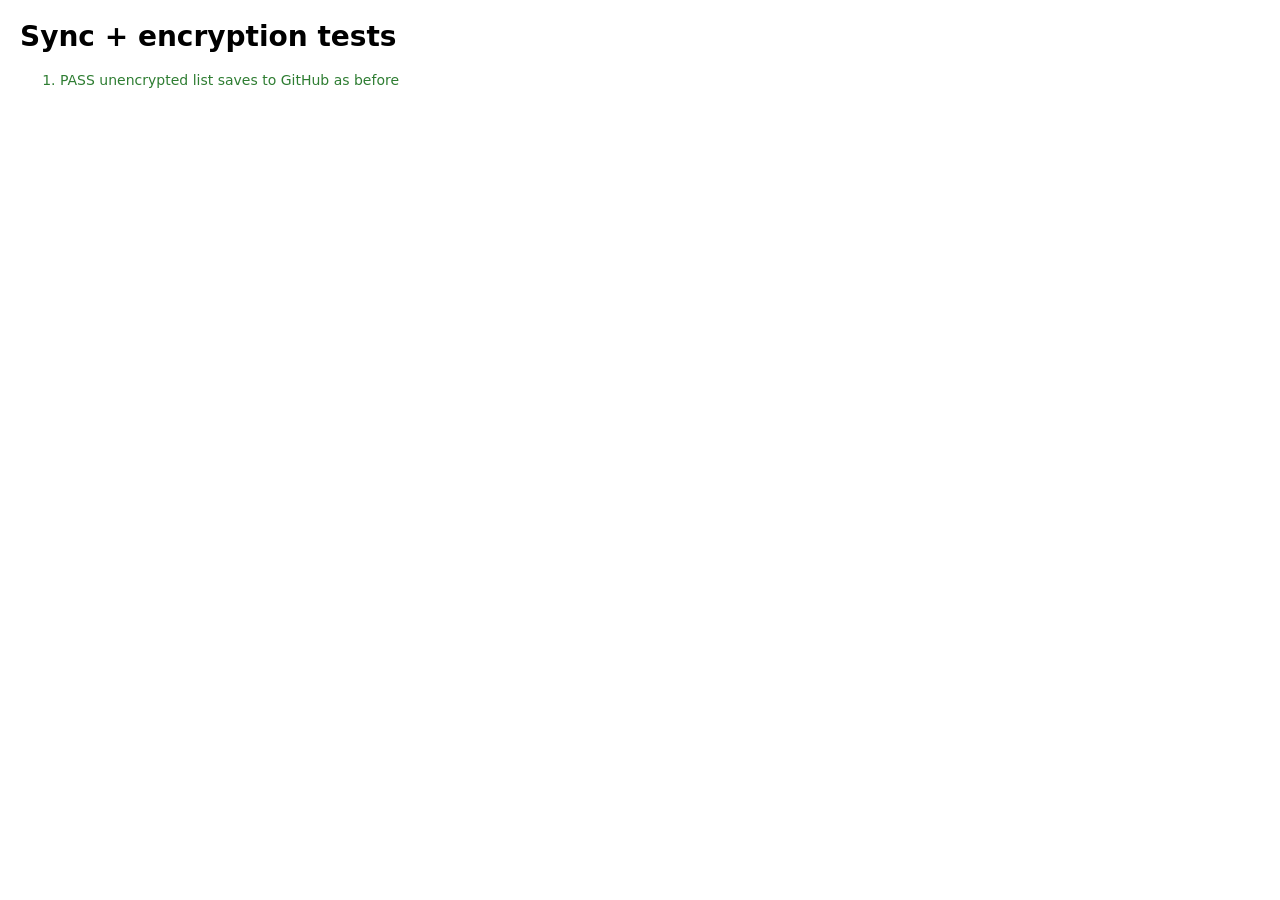
<file: tests/sync.test.html>
<!DOCTYPE html>
<html lang="en">
<head><meta charset="UTF-8"><title>sync + encryption tests</title>
<style>body{font:14px system-ui;margin:20px} .ok{color:#2e7d32} .bad{color:#c62828;font-weight:700}</style></head>
<body>
<!-- Open over http (e.g. a local server) and wait for "done". Uses a fake in-memory GitHub, never the real one. -->
<h1>Sync + encryption tests</h1>
<ol id="out"></ol>
<script>
  // ---------- fake GitHub contents API ----------
  var files = {}, shaN = 0;
  function b64e(s) { return btoa(unescape(encodeURIComponent(s))); }
  function b64d(s) { return decodeURIComponent(escape(atob(s))); }
  window.FAKE = { stores: {}, files: files, fetch: async function (url, opt) {
    var path = decodeURIComponent(url.split('/contents/')[1].split('?')[0]);
    var json = function (status, body) { return { ok: status < 300, status: status, json: async function () { return body; } }; };
    if (!opt || !opt.method || opt.method === 'GET') {
      return files[path] ? json(200, { content: b64e(files[path].text), sha: files[path].sha }) : json(404, {});
    }
    var body = JSON.parse(opt.body);
    if (files[path] && body.sha !== files[path].sha) return json(409, {});
    if (!files[path] && body.sha) return json(422, {});
    files[path] = { text: b64d(body.content), sha: 's' + (++shaN) };
    return json(200, { content: { sha: files[path].sha } });
  } };
  function remote() { return JSON.parse(files['data/t.json'].text); }

  // ---------- helpers ----------
  var out = document.getElementById('out'), failures = 0;
  function check(cond, label) {
    var li = document.createElement('li');
    li.className = cond ? 'ok' : 'bad';
    li.textContent = (cond ? 'PASS ' : 'FAIL ') + label;
    out.appendChild(li);
    if (!cond) failures++;
  }
  var sleep = function (ms) { return new Promise(function (r) { setTimeout(r, ms); }); };
  async function waitFor(fn, ms) {
    var end = Date.now() + (ms || 8000);
    while (Date.now() < end) { try { if (fn()) return true; } catch (e) {} await sleep(50); }
    return false;
  }
  function device(dev) {
    return new Promise(function (resolve) {
      var f = document.createElement('iframe');
      f.style.display = 'none';
      f.src = 'sync-device.html?u=t&dev=' + dev + '&r=' + Math.random();
      f.onload = function () { resolve(f.contentWindow); };
      document.body.appendChild(f);
    });
  }
  async function tasks(w) { var r = await w.storage.get('work_todos'); return r ? JSON.parse(r.value).map(function (t) { return t.text; }).sort() : []; }
  async function addTask(w, text) {
    var list = (await w.storage.get('work_todos')) ? JSON.parse((await w.storage.get('work_todos')).value) : [];
    list.push({ id: text, text: text, updatedAt: Date.now() });
    await w.storage.set('work_todos', JSON.stringify(list));
  }
  async function settle(w) { await sleep(150); await w.TodoGH.pushNow(); await sleep(150); }

  (async function () {
    // 1. plain sync still works
    var A = await device('A');
    await addTask(A, 'secret alpha');
    await settle(A);
    check(files['data/t.json'] && !remote().encrypted && files['data/t.json'].text.indexOf('secret alpha') >= 0, 'unencrypted list saves to GitHub as before');

    // 2. turn encryption on
    await A.TodoGH.encryption.enable('pass-one-xyz');
    await settle(A);
    check(A.TodoGH.encryption.state() === 'on', 'device A reports encryption on');
    check(remote().encrypted === true && files['data/t.json'].text.indexOf('secret alpha') < 0, 'GitHub file is sealed and has no readable task text');
    check(FAKE.stores.A.todo_cache_t.indexOf('secret alpha') < 0 && JSON.parse(FAKE.stores.A.todo_cache_t).blob, "device A's own copy is sealed too");

    // 3. a second device must unlock
    var B = await device('B');
    check(await waitFor(function () { return B.TodoGH.encryption.state() === 'locked'; }), 'new device B asks for the passphrase');
    check(!(await B.TodoGH.encryption.unlock('wrong passphrase')), 'B rejects a wrong passphrase');
    check(await B.TodoGH.encryption.unlock('pass-one-xyz'), 'B accepts the right passphrase');
    check(JSON.stringify(await tasks(B)) === JSON.stringify(['secret alpha']), 'B can read the list after unlocking');

    // 4. both devices edit; task-by-task merge still works while encrypted
    await addTask(A, 'from A');
    await addTask(B, 'from B');
    await settle(B);
    await settle(A);
    await settle(B);
    check(JSON.stringify(await tasks(A)) === JSON.stringify(['from A', 'from B', 'secret alpha']), 'A has both devices\' new tasks');
    check(JSON.stringify(await tasks(B)) === JSON.stringify(['from A', 'from B', 'secret alpha']), 'B has both devices\' new tasks');
    check(remote().encrypted === true, 'GitHub file is still sealed after merging');

    // 5. reopening A asks again and keeps the data
    var A2 = await device('A');
    check(await waitFor(function () { return A2.TodoGH.encryption.state() === 'locked'; }), 'reopening A asks for the passphrase');
    check(await A2.TodoGH.encryption.unlock('pass-one-xyz'), 'A unlocks again');
    check((await tasks(A2)).length === 3, 'A still has all 3 tasks after reopening');

    // 6. change the passphrase on A; B must be asked for the new one and must not overwrite anything
    await A2.TodoGH.encryption.enable('pass-two-abc');
    await settle(A2);
    var shaBefore = files['data/t.json'].sha;
    await B.TodoGH.pushNow();
    check(await waitFor(function () { return B.TodoGH.encryption.state() === 'locked' && B.TodoGH.encryption.lockReason() === 'changed'; }), 'B notices the passphrase changed and asks for it');
    check(files['data/t.json'].sha === shaBefore, 'B did not write while locked');
    check(!(await B.TodoGH.encryption.unlock('pass-one-xyz')), 'B rejects the old passphrase');
    check(await B.TodoGH.encryption.unlock('pass-two-abc'), 'B accepts the new passphrase');
    await addTask(B, 'after change');
    await settle(B);
    await settle(A2);
    check((await tasks(A2)).indexOf('after change') >= 0, 'syncing works again after the passphrase change');

    // 7. turn encryption off on A; B follows
    await A2.TodoGH.encryption.disable();
    await settle(A2);
    check(!remote().encrypted && files['data/t.json'].text.indexOf('secret alpha') >= 0, 'turning off stores the GitHub file readable again');
    await settle(B);
    check(B.TodoGH.encryption.state() === 'off', 'B follows encryption being turned off');
    await sleep(200);
    check(FAKE.stores.B.todo_cache_t.indexOf('secret alpha') >= 0, "B's own copy is readable again");
    check((await tasks(B)).length === 4, 'B still has all 4 tasks');

    var done = document.createElement('p');
    done.id = 'done';
    done.className = failures ? 'bad' : 'ok';
    done.textContent = 'done: ' + (failures ? failures + ' failed' : 'all passed');
    document.body.appendChild(done);
  })().catch(function (e) { check(false, 'crashed: ' + e.message); var d = document.createElement('p'); d.id = 'done'; d.textContent = 'done: crashed'; document.body.appendChild(d); });
</script>
</body>
</html>
</file>
<file: styles.css>
:root {
    --paper: #DCE7EF;
    --paper-dark: #C9D9E4;
    --ink: #2B2A28;
    --ink-muted: #6B6860;
    --rule: #B6C7D2;
    --stamp: #B33A3A;
    --check: #3F6B4F;
    --check-bg: #E1E9E3;
    --accent-blue: #2F6FE4;
    --outer-bg: #A9BAC6;
    --due-highlight: #B9D3EC;
    --priority-medium: #96631E;
  }

  body.theme-dark {
    --paper: #1B2430;
    --paper-dark: #131A24;
    --ink: #E4ECF5;
    --ink-muted: #93A2B4;
    --rule: #2E3B4A;
    --stamp: #E2685D;
    --check: #6FBF8B;
    --check-bg: #1E2E22;
    --accent-blue: #5B9BF5;
    --outer-bg: #0B0E12;
    --due-highlight: #1E3A57;
    --priority-medium: #D9A75A;
  }

  body.theme-bw {
    --paper: #FFFFFF;
    --paper-dark: #EDEDED;
    --ink: #000000;
    --ink-muted: #666666;
    --rule: #000000;
    --stamp: #000000;
    --check: #4D4D4D;
    --check-bg: #E8E8E8;
    --accent-blue: #000000;
    --outer-bg: #BFBFBF;
    --due-highlight: #D9D9D9;
    --priority-medium: #808080;
  }

  body.theme-terminal {
    --paper: #000000;
    --paper-dark: #061206;
    --ink: #39FF14;
    --ink-muted: #3FAF3F;   /* brighter than the original #1F6B1F so small text is readable */
    --rule: #2ECC40;
    --stamp: #00FF00;
    --check: #2ECC40;
    --check-bg: #0D260D;
    --accent-blue: #39FF14;
    --outer-bg: #000000;
    --due-highlight: #123312;
    --priority-medium: #17A317;
  }

  body.theme-terminal .title-logo,
  body.theme-terminal .footer-brand-logo {
    display: none;
  }

  * { box-sizing: border-box; }

  body {
    margin: 0;
    min-height: 100vh;
    background: var(--outer-bg);
    display: flex;
    align-items: flex-start;
    justify-content: center;
    padding: 48px 16px;
    font-family: 'Nunito', sans-serif;
    color: var(--ink);
    transition: background 0.2s ease, color 0.2s ease;
  }

  .pad {
    width: 100%;
    max-width: min(1250px, 95vw);
    background: var(--paper);
    box-shadow: 0 1px 0 var(--paper-dark), 0 12px 24px -8px rgba(0,0,0,0.25);
    position: relative;
    transition: background 0.2s ease;
  }

  .perf {
    display: flex;
    justify-content: space-between;
    padding: 0 14px;
    height: 14px;
    background:
      radial-gradient(circle at 10px 0px, transparent 6px, var(--paper) 6.5px) top / 28px 14px repeat-x;
    background-color: var(--outer-bg);
  }

  .sheet {
    padding: 26px 28px 24px;
  }

  header {
    text-align: center;
    margin-bottom: 22px;
    border-bottom: 2px solid var(--accent-blue);
    padding-bottom: 14px;
    position: relative;
  }

  .settings-btn {
    position: absolute;
    top: 0;
    right: 0;
    background: none;
    border: 1px solid var(--ink-muted);
    color: var(--ink-muted);
    width: 28px;
    height: 28px;
    border-radius: 3px;
    font-size: 15px;
    cursor: pointer;
    display: flex;
    align-items: center;
    justify-content: center;
    line-height: 1;
  }

  .settings-btn:hover {
    color: var(--ink);
    border-color: var(--ink);
  }

  .lock-btn {
    position: absolute;
    top: 0;
    left: 0;
    background: none;
    border: 1px solid var(--ink-muted);
    color: var(--ink-muted);
    width: 28px;
    height: 28px;
    border-radius: 3px;
    font-size: 13px;
    cursor: pointer;
    display: flex;
    align-items: center;
    justify-content: center;
    line-height: 1;
  }

  .lock-btn:hover {
    color: var(--ink);
    border-color: var(--ink);
  }

  header h1 {
    font-family: 'Nunito', sans-serif;
    font-weight: 800;
    font-size: 32px;
    letter-spacing: 2px;
    margin: 0 0 4px;
    text-transform: uppercase;
  }

  .title-row {
    display: flex;
    align-items: center;
    justify-content: center;
    gap: 8px;
  }

  .title-logo {
    width: 30px;
    height: 41px;
    flex: none;
  }

  .footer-brand {
    display: flex;
    align-items: flex-end;
    justify-content: space-between;
    gap: 12px;
    margin-top: 16px;
    padding-top: 12px;
    border-top: 1px dashed var(--ink-muted);
    font-family: 'Nunito', sans-serif;
    font-weight: 800;
    font-size: 12px;
    letter-spacing: 1px;
    text-transform: uppercase;
    color: var(--ink-muted);
    opacity: 0.7;
  }

  .footer-brand-logo {
    width: 16px;
    height: 16px;
    flex: none;
  }

  .footer-status {
    display: flex;
    flex-direction: column;
    gap: 2px;
    font-size: 11px;
    letter-spacing: 0.5px;
    text-transform: none;
    font-weight: 600;
    color: var(--ink-muted);
    text-align: left;
  }

  .footer-mark {
    display: flex;
    align-items: center;
    gap: 6px;
    flex: none;
  }

  .app-label {
    display: inline-block;
    vertical-align: middle;
  }

  .app-label:not(:empty) {
    background: var(--accent-blue);
    color: var(--paper);
    font-size: 12px;
    font-weight: 800;
    letter-spacing: 1px;
    text-transform: uppercase;
    padding: 3px 8px;
    border-radius: 10px;
  }

  .footer-brand .app-label:not(:empty) {
    font-size: 11px;
    padding: 2px 6px;
  }

  header p {
    margin: 0;
    font-size: 12px;
    letter-spacing: 3px;
    color: var(--ink-muted);
    text-transform: uppercase;
  }

  .version-label {
    margin-top: 4px !important;
    font-size: 11px !important;
    letter-spacing: 1px !important;
    opacity: 0.6;
  }

  .due-today-top {
    text-align: center;
    margin: 0 0 18px !important;
    font-size: 18px !important;
    letter-spacing: 1px !important;
    text-transform: uppercase;
    color: var(--ink-muted);
  }

  .filter-trigger.flash {
    animation: flash-red 1s ease-in-out infinite;
  }

  .due-today-top #dueTodayTopCount,
  .due-today-top #pendingTopCount,
  .due-today-top #overdueTopCount {
    font-weight: 700;
    font-size: 22px;
  }

  .tabs {
    display: flex;
    gap: 0;
    margin-bottom: 18px;
    border-bottom: 1px solid var(--rule);
  }

  .tabs .tab {
    flex: 1;
    background: none;
    border: none;
    font-family: 'Nunito', sans-serif;
    font-weight: 700;
    font-size: 12px;
    letter-spacing: 1px;
    text-transform: uppercase;
    color: var(--ink-muted);
    padding: 8px 4px 10px;
    cursor: pointer;
    border-bottom: 2px solid transparent;
    margin-bottom: -1px;
  }

  .tabs .tab.active {
    color: var(--ink);
    border-bottom: 2px solid var(--accent-blue);
  }

  .add-row {
    display: flex;
    flex-direction: column;
    gap: 10px;
  }

  .add-row .add-btn-row {
    display: flex;
    gap: 8px;
  }

  .add-row input[type="date"] {
    width: 100%;
    box-sizing: border-box;
    background: transparent;
    border: none;
    border-bottom: 1px dashed var(--ink-muted);
    font-family: 'Nunito', sans-serif;
    font-size: 12px;
    color: var(--ink);
    padding: 6px 2px;
    outline: none;
    cursor: pointer;
  }

  .add-row input[type="date"]:focus {
    border-bottom: 1px solid var(--accent-blue);
  }

  .add-row input[type="text"] {
    width: 100%;
    box-sizing: border-box;
    background: transparent;
    border: none;
    border-bottom: 1px dashed var(--ink-muted);
    padding: 6px 2px;
    font-family: 'Nunito', sans-serif;
    font-size: 14px;
    color: var(--ink);
    outline: none;
  }

  .add-row input[type="text"]::placeholder {
    color: var(--ink-muted);
    opacity: 0.7;
  }

  .add-row input[type="text"]:focus {
    border-bottom: 1px solid var(--accent-blue);
  }

  .add-row select {
    width: 100%;
    box-sizing: border-box;
    background: transparent;
    border: none;
    border-bottom: 1px dashed var(--ink-muted);
    font-family: 'Nunito', sans-serif;
    font-size: 12px;
    letter-spacing: 0.5px;
    color: var(--ink);
    padding: 6px 2px;
    outline: none;
    cursor: pointer;
  }

  .add-row select:focus {
    border-bottom: 1px solid var(--accent-blue);
  }

  .add-row .add-btn-row button {
    flex: 1;
    background: var(--ink);
    color: var(--paper);
    border: none;
    font-family: 'Nunito', sans-serif;
    font-weight: 700;
    font-size: 12px;
    letter-spacing: 1px;
    text-transform: uppercase;
    padding: 10px 16px;
    cursor: pointer;
  }

  .add-row .add-btn-row button:active { transform: translateY(1px); }

  .add-row #cancelAddBtn {
    background: none;
    color: var(--ink-muted);
    border: 1px solid var(--ink-muted);
  }

  .add-row #cancelAddBtn:hover {
    color: var(--stamp);
    border-color: var(--stamp);
  }

  .sort-row {
    display: flex;
    align-items: center;
    gap: 8px;
    margin-bottom: 16px;
  }

  .sort-label {
    font-size: 12px;
    letter-spacing: 1px;
    text-transform: uppercase;
    color: var(--ink-muted);
    font-weight: 700;
  }

  .sort-row select {
    background: transparent;
    border: none;
    border-bottom: 1px dashed var(--ink-muted);
    font-family: 'Nunito', sans-serif;
    font-size: 12px;
    letter-spacing: 0.5px;
    color: var(--ink);
    padding: 4px 2px;
    outline: none;
    cursor: pointer;
  }

  .sort-row select:focus {
    border-bottom: 1px solid var(--accent-blue);
  }

  .new-task-btn {
    display: block;
    width: 100%;
    background: none;
    border: 1.5px dashed var(--ink-muted);
    color: var(--ink-muted);
    font-family: 'Nunito', sans-serif;
    font-weight: 700;
    font-size: 12px;
    letter-spacing: 1px;
    text-transform: uppercase;
    padding: 10px;
    margin-bottom: 20px;
    cursor: pointer;
  }

  .new-task-btn:hover {
    color: var(--ink);
    border-color: var(--ink);
    border-style: solid;
  }

  .filter-trigger {
    cursor: pointer;
    border-radius: 3px;
    padding: 2px 4px;
  }

  .filter-trigger:hover {
    text-decoration: underline;
  }

  .filter-trigger.filter-active,
  #dueTodayStat.filter-active,
  #overdueStat.filter-active {
    background: var(--accent-blue);
    color: var(--paper) !important;
    text-decoration: none;
  }

  .filter-trigger.filter-active #dueTodayTopCount,
  .filter-trigger.filter-active #overdueTopCount,
  #dueTodayStat.filter-active #dueTodayCount,
  #overdueStat.filter-active #overdueCount {
    color: var(--paper) !important;
  }

  #dueTodayStat,
  #pendingStat,
  #overdueStat {
    cursor: pointer;
    border-radius: 3px;
    padding: 4px 8px;
  }

  #dueTodayStat:hover,
  #pendingStat:hover,
  #overdueStat:hover {
    text-decoration: underline;
  }

  .filter-indicator {
    display: flex;
    align-items: center;
    justify-content: space-between;
    gap: 10px;
    background: var(--paper-dark);
    border: 1px solid var(--accent-blue);
    padding: 8px 12px;
    margin-bottom: 14px;
    font-size: 12px;
    letter-spacing: 0.5px;
  }

  .filter-indicator #filterIndicatorText {
    font-weight: 700;
    color: var(--ink);
  }

  .filter-indicator button {
    flex: none;
    background: none;
    border: 1px solid var(--ink-muted);
    color: var(--ink-muted);
    font-family: 'Nunito', sans-serif;
    font-weight: 700;
    font-size: 12px;
    letter-spacing: 1px;
    text-transform: uppercase;
    padding: 4px 10px;
    cursor: pointer;
    border-radius: 2px;
  }

  .filter-indicator button:hover {
    color: var(--ink);
    border-color: var(--ink);
  }

  .new-task-overlay {
    display: none;
    position: fixed;
    inset: 0;
    background: rgba(0, 0, 0, 0.4);
    align-items: center;
    justify-content: center;
    padding: 16px;
    z-index: 150;
    margin-bottom: 20px;
  }

  .new-task-overlay.open {
    display: flex;
  }

  .new-task-window {
    width: 100%;
    max-width: 560px;
    background: var(--paper);
    border: 1px solid var(--rule);
    box-shadow: 0 20px 50px -10px rgba(0,0,0,0.5);
  }

  .new-task-titlebar {
    display: flex;
    align-items: center;
    justify-content: space-between;
    background: var(--ink);
    color: var(--paper);
    padding: 10px 14px;
    font-family: 'Nunito', sans-serif;
    font-weight: 800;
    font-size: 13px;
    letter-spacing: 1px;
    text-transform: uppercase;
  }

  .new-task-window-close {
    background: none;
    border: none;
    color: var(--paper);
    font-size: 14px;
    cursor: pointer;
    line-height: 1;
    padding: 2px 4px;
    opacity: 0.8;
  }

  .new-task-window-close:hover {
    opacity: 1;
  }

  .new-task-window .add-row {
    padding: 26px;
  }

  ul.list {
    list-style: none;
    margin: 0;
    padding: 0;
  }

  .group-divider {
    margin-top: 18px;
    padding-top: 10px;
    padding-bottom: 4px;
    border-top: 2px solid var(--accent-blue);
  }

  .group-divider.first {
    margin-top: 0;
  }

  .group-divider span {
    font-size: 12px;
    letter-spacing: 2px;
    text-transform: uppercase;
    font-weight: 700;
    color: var(--ink-muted);
  }

  .list-header {
    display: grid;
    grid-template-columns: 18px 1fr 120px 160px 105px 78px;
    align-items: end;
    column-gap: 12px;
    padding: 0 0 6px;
    border-bottom: 2px solid var(--accent-blue);
    margin-bottom: 2px;
  }

  .list-header.grid-done {
    grid-template-columns: 18px 1fr 120px 160px 105px 100px 78px;
  }

  .list-header.grid-pending {
    grid-template-columns: 18px 1fr 120px 160px 105px 100px 78px;
  }

  .list-header .lh-spacer {
    width: 18px;
  }

  .list-header span {
    font-size: 12px;
    letter-spacing: 1px;
    text-transform: uppercase;
    color: var(--ink-muted);
    font-weight: 700;
    white-space: normal;
    line-height: 1.25;
    overflow-wrap: break-word;
  }

  .list-header .lh-task {
    letter-spacing: 2px;
  }

  li.item {
    display: flex;
    flex-direction: column;
    padding: 10px 0;
    border-bottom: 1px solid var(--rule);
    position: relative;
  }

  li.item.due-today {
    background: var(--due-highlight);
  }

  li.item.overdue-row {
    background: var(--due-highlight);
  }

  li.item .row {
    display: grid;
    grid-template-columns: 18px 1fr 120px 160px 105px 78px;
    align-items: center;
    column-gap: 12px;
  }

  li.item .row.grid-done {
    grid-template-columns: 18px 1fr 120px 160px 105px 100px 78px;
  }

  li.item .row.grid-pending {
    grid-template-columns: 18px 1fr 120px 160px 105px 100px 78px;
  }

  .cell-sleep {
    font-size: 12px;
    font-weight: 700;
    color: var(--accent-blue);
    white-space: nowrap;
  }

  .cell-sleep.no-timer {
    color: var(--ink-muted);
    font-weight: 400;
  }

  .notes-panel {
    margin: 8px 0 4px 28px;
  }

  .edit-fields {
    margin-bottom: 10px;
  }

  .edit-name {
    width: 100%;
    box-sizing: border-box;
    background: var(--paper-dark);
    border: 1px dashed var(--ink-muted);
    font-family: 'Nunito', sans-serif;
    font-weight: 700;
    font-size: 14px;
    color: var(--ink);
    padding: 6px 8px;
    outline: none;
    margin-bottom: 8px;
  }

  .edit-name:focus {
    border-color: var(--accent-blue);
  }

  .edit-meta-row {
    display: flex;
    gap: 8px;
    flex-wrap: wrap;
  }

  .edit-due,
  .edit-priority,
  .edit-category {
    background: var(--paper-dark);
    border: 1px dashed var(--ink-muted);
    font-family: 'Nunito', sans-serif;
    font-size: 12px;
    color: var(--ink);
    padding: 5px 6px;
    outline: none;
    cursor: pointer;
  }

  .edit-due:focus,
  .edit-priority:focus,
  .edit-category:focus {
    border-color: var(--accent-blue);
  }

  .assignee-field {
    margin-top: 10px;
    margin-bottom: 14px;
  }

  .assignee-field-label {
    font-size: 12px;
    letter-spacing: 1px;
    text-transform: uppercase;
    font-weight: 700;
    color: var(--ink-muted);
    margin-bottom: 6px;
  }

  .assignee-checklist {
    display: flex;
    flex-wrap: wrap;
    gap: 8px;
    background: var(--paper-dark);
    border: 1px dashed var(--ink-muted);
    padding: 8px;
  }

  .assignee-checklist-empty {
    font-size: 12px;
    color: var(--ink-muted);
    font-style: italic;
  }

  .assignee-checkbox-row {
    display: flex;
    align-items: center;
    gap: 5px;
    font-size: 12px;
    color: var(--ink);
    cursor: pointer;
    background: var(--paper);
    border: 1px solid var(--rule);
    padding: 4px 8px;
    border-radius: 12px;
  }

  .assignee-checkbox-row input {
    cursor: pointer;
  }

  .subtask-list-title {
    font-size: 12px;
    letter-spacing: 1px;
    text-transform: uppercase;
    font-weight: 700;
    color: var(--ink-muted);
    margin-bottom: 6px;
  }

  .subtask-list {
    display: flex;
    flex-direction: column;
    gap: 6px;
    margin-bottom: 10px;
  }

  .subtask-item {
    display: flex;
    align-items: center;
    gap: 10px;
    padding: 6px 8px;
    background: var(--paper-dark);
    border: 1px dashed var(--rule);
  }

  .subtask-box {
    flex: none;
    width: 16px;
    height: 16px;
    border: 1.5px solid var(--ink);
    background: var(--paper);
    cursor: pointer;
    display: flex;
    align-items: center;
    justify-content: center;
  }

  .subtask-item.done .subtask-box {
    background: var(--check-bg);
    border-color: var(--accent-blue);
  }

  .subtask-box svg {
    width: 10px;
    height: 10px;
    stroke: var(--check);
    stroke-width: 3;
    fill: none;
    display: none;
  }

  .subtask-note-icon {
    flex: none;
    font-size: 11px;
    font-weight: 700;
    letter-spacing: 0.5px;
    color: var(--ink-muted);
    border: 1px solid var(--rule);
    border-radius: 3px;
    padding: 2px 4px;
    line-height: 1;
    white-space: nowrap;
  }

  .subtask-item.note-entry .subtask-text {
    font-style: italic;
  }

  .subtask-item.done .subtask-box svg {
    display: block;
  }

  .subtask-text {
    flex: 1;
    min-width: 0;
    font-size: 12px;
    line-height: 1.5;
    color: var(--ink);
    word-break: break-word;
    cursor: text;
  }

  .subtask-item.done .subtask-text {
    color: var(--ink-muted);
    text-decoration: line-through;
  }

  .subtask-date {
    flex: none;
    width: 34px;
    font-size: 11px;
    letter-spacing: 0.5px;
    text-transform: uppercase;
    color: var(--ink-muted);
    white-space: nowrap;
  }

  .subtask-edit-input {
    flex: 1;
    min-width: 0;
    resize: vertical;
    min-height: 70px;
    background: var(--paper);
    border: 1px dashed var(--check);
    font-family: 'Nunito', sans-serif;
    font-size: 12px;
    color: var(--ink);
    padding: 3px 4px;
    outline: none;
    box-sizing: border-box;
  }

  .subtask-type-toggle {
    flex: none;
    background: none;
    border: 1px solid var(--rule);
    color: var(--ink-muted);
    font-family: 'Nunito', sans-serif;
    font-weight: 700;
    font-size: 11px;
    letter-spacing: 0.3px;
    text-transform: uppercase;
    padding: 3px 7px;
    border-radius: 10px;
    cursor: pointer;
    white-space: nowrap;
  }

  .subtask-type-toggle:hover {
    color: var(--ink);
    border-color: var(--ink);
  }

  .subtask-delete {
    flex: none;
    background: none;
    border: none;
    color: var(--ink-muted);
    font-size: 13px;
    line-height: 1;
    cursor: pointer;
    padding: 2px 4px;
  }

  .subtask-delete:hover {
    color: var(--stamp);
  }

  .subtask-delete.confirming {
    flex: none;
    background: var(--stamp);
    color: var(--paper);
    font-family: 'Nunito', sans-serif;
    font-size: 11px;
    letter-spacing: 0.5px;
    text-transform: uppercase;
    padding: 3px 7px;
    border-radius: 2px;
  }

  .subtask-cancel-delete {
    flex: none;
    background: none;
    border: 1px solid var(--ink-muted);
    color: var(--ink-muted);
    font-family: 'Nunito', sans-serif;
    font-size: 11px;
    letter-spacing: 0.5px;
    text-transform: uppercase;
    padding: 3px 7px;
    cursor: pointer;
    border-radius: 2px;
  }

  .subtask-cancel-delete:hover {
    color: var(--ink);
    border-color: var(--ink);
  }

  .subtask-empty {
    font-size: 12px;
    color: var(--ink-muted);
    font-style: italic;
    padding: 4px 0;
  }

  .add-subtask-row {
    display: flex;
    flex-direction: column;
    gap: 8px;
    margin-bottom: 10px;
  }

  .entry-type-row {
    display: flex;
    gap: 6px;
  }

  .entry-type-btn {
    background: var(--paper-dark);
    border: 1px solid var(--rule);
    color: var(--ink-muted);
    font-family: 'Nunito', sans-serif;
    font-weight: 700;
    font-size: 12px;
    letter-spacing: 0.5px;
    text-transform: uppercase;
    padding: 5px 12px;
    border-radius: 12px;
    cursor: pointer;
    flex: 0 0 100px;
    width: 100px;
    box-sizing: border-box;
    text-align: center;
  }

  .entry-type-btn.selected {
    background: var(--accent-blue);
    border-color: var(--accent-blue);
    color: var(--paper);
  }

  .add-subtask-input {
    flex: 1;
    min-width: 0;
    resize: vertical;
    min-height: 100px;
    background: var(--paper-dark);
    border: 1px dashed var(--ink-muted);
    font-family: 'Nunito', sans-serif;
    font-size: 12px;
    color: var(--ink);
    padding: 8px;
    outline: none;
    box-sizing: border-box;
  }

  .add-subtask-input:focus {
    border-color: var(--accent-blue);
  }

  .add-subtask-btn {
    flex: none;
    background: var(--check);
    color: var(--paper);
    border: none;
    font-family: 'Nunito', sans-serif;
    font-weight: 700;
    font-size: 12px;
    letter-spacing: 1px;
    text-transform: uppercase;
    padding: 0 16px;
    cursor: pointer;
  }

  .add-subtask-btn:hover {
    background: var(--paper);
    color: var(--check);
    box-shadow: inset 0 0 0 1px var(--check);
  }

  li.item .box {
    flex: none;
    width: 18px;
    height: 18px;
    border: 1.5px solid var(--ink);
    background: var(--paper);
    cursor: pointer;
    display: flex;
    align-items: center;
    justify-content: center;
  }

  li.item.done .box {
    background: var(--check-bg);
    border-color: var(--accent-blue);
  }

  li.item .box svg {
    width: 12px;
    height: 12px;
    stroke: var(--check);
    stroke-width: 3;
    fill: none;
    display: none;
  }

  li.item.done .box svg { display: block; }

  li.item .task-text {
    flex: 1;
    min-width: 0;
    white-space: nowrap;
    overflow: hidden;
    text-overflow: ellipsis;
    font-size: 14px;
    line-height: 1.5;
    cursor: pointer;
  }

  li.item .task-text.high-priority {
    color: var(--stamp);
  }

  li.item.done .task-text.high-priority {
    color: var(--ink-muted);
  }

  li.item .created {
    font-size: 12px;
    letter-spacing: 1px;
    text-transform: uppercase;
    color: var(--ink-muted);
    white-space: nowrap;
  }

  li.item .created.overdue {
    color: var(--stamp);
    font-weight: 700;
  }

  li.item .cell {
    min-width: 0;
    font-size: 12px;
    letter-spacing: 0.2px;
    text-transform: none;
    color: var(--ink-muted);
    white-space: nowrap;
    overflow: hidden;
    text-overflow: ellipsis;
  }

  li.item .cell-category .category-tag,
  li.item .cell-due,
  li.item .priority-tag {
    overflow: hidden;
    text-overflow: ellipsis;
    max-width: 100%;
    display: inline-block;
  }

  .priority-tag {
    font-size: 11px;
    letter-spacing: 1px;
    text-transform: uppercase;
    font-weight: 700;
    padding: 1px 6px;
    border-radius: 2px;
    display: inline-block;
  }

  .priority-tag.high {
    color: var(--stamp);
    border: 1px solid var(--stamp);
  }

  .priority-tag.medium {
    color: var(--priority-medium);
    border: 1px solid var(--priority-medium);
  }

  .priority-tag.low {
    color: var(--check);
    border: 1px solid var(--check);
  }

  li.item.done .task-text {
    color: var(--ink-muted);
  }

  li.item .stamp {
    position: absolute;
    right: 26px;
    top: 4px;
    font-family: 'Nunito', sans-serif;
    font-weight: 800;
    font-size: 12px;
    color: var(--stamp);
    border: 2px solid var(--stamp);
    padding: 1px 6px;
    border-radius: 3px;
    transform: rotate(-10deg);
    opacity: 0;
    pointer-events: none;
    text-transform: uppercase;
    letter-spacing: 1px;
  }

  li.item.done .stamp {
    opacity: 0.85;
  }

  .notes-footer {
    display: flex;
    align-items: center;
    justify-content: space-between;
    flex-wrap: wrap;
    gap: 8px;
    margin-top: 6px;
  }

  .notes-footer .remove {
    flex: none;
    background: none;
    border: 1px solid var(--stamp);
    color: var(--stamp);
    font-family: 'Nunito', sans-serif;
    font-size: 12px;
    letter-spacing: 1px;
    text-transform: uppercase;
    line-height: 1;
    cursor: pointer;
    padding: 4px 8px;
    border-radius: 2px;
  }

  .notes-footer .remove:hover {
    background: var(--stamp);
    color: var(--paper);
  }

  .notes-footer .remove.confirming {
    background: var(--stamp);
    color: var(--paper);
    font-weight: 700;
  }

  .notes-footer .cancel-task-delete {
    flex: none;
    background: none;
    border: 1px solid var(--ink-muted);
    color: var(--ink-muted);
    font-family: 'Nunito', sans-serif;
    font-size: 12px;
    letter-spacing: 1px;
    text-transform: uppercase;
    line-height: 1;
    cursor: pointer;
    padding: 4px 8px;
    border-radius: 2px;
  }

  .notes-footer .cancel-task-delete:hover {
    color: var(--ink);
    border-color: var(--ink);
  }

  .notes-footer .save-task {
    flex: none;
    background: var(--check);
    border: 1px solid var(--check);
    color: var(--paper);
    font-family: 'Nunito', sans-serif;
    font-weight: 700;
    font-size: 12px;
    letter-spacing: 1px;
    text-transform: uppercase;
    line-height: 1;
    cursor: pointer;
    padding: 4px 10px;
    border-radius: 2px;
  }

  .close-task {
    flex: none;
    background: none;
    border: 1px solid var(--rule);
    color: var(--ink-muted);
    font-family: 'Nunito', sans-serif;
    font-weight: 700;
    font-size: 12px;
    letter-spacing: 1px;
    text-transform: uppercase;
    line-height: 1;
    cursor: pointer;
    padding: 4px 10px;
    border-radius: 2px;
  }

  .close-task:hover {
    color: var(--ink);
    border-color: var(--ink);
  }

  .notes-footer .save-task:hover {
    background: var(--paper);
    color: var(--check);
  }

  .notes-footer .pending-toggle {
    flex: none;
    background: none;
    border: 1px solid var(--priority-medium);
    color: var(--priority-medium);
    font-family: 'Nunito', sans-serif;
    font-weight: 700;
    font-size: 12px;
    letter-spacing: 1px;
    text-transform: uppercase;
    line-height: 1;
    cursor: pointer;
    padding: 4px 10px;
    border-radius: 2px;
  }

  .notes-footer .pending-toggle:hover {
    background: var(--priority-medium);
    color: var(--paper);
  }

  .notes-footer .mark-complete-btn {
    flex: none;
    background: none;
    border: 1px solid var(--check);
    color: var(--check);
    font-family: 'Nunito', sans-serif;
    font-weight: 700;
    font-size: 12px;
    letter-spacing: 1px;
    text-transform: uppercase;
    line-height: 1;
    cursor: pointer;
    padding: 4px 10px;
    border-radius: 2px;
  }

  .notes-footer .mark-complete-btn:hover {
    background: var(--check);
    color: var(--paper);
  }

  .notes-footer .sleep-toggle {
    flex: none;
    background: none;
    border: 1px solid var(--accent-blue);
    color: var(--accent-blue);
    font-family: 'Nunito', sans-serif;
    font-weight: 700;
    font-size: 12px;
    letter-spacing: 1px;
    text-transform: uppercase;
    line-height: 1;
    cursor: pointer;
    padding: 4px 10px;
    border-radius: 2px;
  }

  .notes-footer .sleep-toggle:hover {
    background: var(--accent-blue);
    color: var(--paper);
  }

  .notes-footer .sleep-until-input {
    flex: none;
    background: none;
    border: 1px solid var(--accent-blue);
    color: var(--accent-blue);
    font-family: 'Nunito', sans-serif;
    font-weight: 700;
    font-size: 12px;
    letter-spacing: 0.5px;
    line-height: 1;
    cursor: pointer;
    padding: 4px 8px;
    border-radius: 2px;
  }

  .notes-footer .snooze-info {
    flex: none;
    font-size: 12px;
    letter-spacing: 1px;
    text-transform: uppercase;
    color: var(--ink-muted);
    white-space: nowrap;
  }

  .notes-footer .created-label {
    font-size: 12px;
    letter-spacing: 1px;
    text-transform: uppercase;
    color: var(--ink-muted);
    white-space: nowrap;
  }

  /* Uniform size for every button in the task panel's button row */
  .notes-footer .remove,
  .notes-footer .cancel-task-delete,
  .notes-footer .pending-toggle,
  .notes-footer .mark-complete-btn,
  .notes-footer .sleep-toggle,
  .notes-footer .sleep-until-input,
  .notes-footer .save-task,
  .notes-footer .close-task {
    flex: 0 0 150px;
    width: 150px;
    height: 30px;
    box-sizing: border-box;
    padding: 0 6px;
    margin: 0;
    display: inline-flex;
    align-items: center;
    justify-content: center;
    text-align: center;
    white-space: nowrap;
  }

  /* ---------- task pop-up window ---------- */
  .task-edit-overlay {
    z-index: 160;
    background: rgba(0, 0, 0, 0.55);
  }

  .task-edit-window {
    max-width: 880px;
    max-height: calc(100vh - 32px);
    display: flex;
    flex-direction: column;
    border: 2px solid var(--accent-blue);
    box-shadow: 0 24px 60px -8px rgba(0,0,0,0.65);
  }

  .task-edit-window .new-task-titlebar {
    flex: none;
    background: var(--accent-blue);
    font-size: 15px;
    padding: 12px 16px;
  }

  .task-edit-window .task-edit-title {
    overflow: hidden;
    text-overflow: ellipsis;
    white-space: nowrap;
    min-width: 0;
    padding-right: 12px;
  }

  .task-edit-body {
    padding: 20px 24px 24px;
    overflow-y: auto;
  }

  .task-edit-body .notes-panel {
    margin: 0;
  }

  .task-edit-body .notes-footer {
    display: grid;
    grid-template-columns: repeat(3, 1fr);
    gap: 10px;
  }

  .task-edit-body .notes-footer > button,
  .task-edit-body .notes-footer > input {
    width: 100%;
    min-width: 0;
  }

  .task-edit-body .notes-footer > .snooze-info {
    grid-column: 1 / -1;
    text-align: center;
  }

  li.item.editing-row {
    background: var(--due-highlight);
    box-shadow: inset 3px 0 0 var(--accent-blue);
  }


  .empty {
    text-align: center;
    padding: 30px 10px;
    color: var(--ink-muted);
    font-size: 13px;
    font-style: italic;
  }

  footer {
    display: flex;
    justify-content: space-between;
    align-items: center;
    margin-top: 18px;
    padding-top: 12px;
    border-top: 1px dashed var(--ink-muted);
    font-size: 12px;
    letter-spacing: 1px;
    color: var(--ink-muted);
    text-transform: uppercase;
  }

  footer button {
    background: none;
    border: none;
    color: var(--ink-muted);
    font-family: 'Nunito', sans-serif;
    font-size: 12px;
    letter-spacing: 1px;
    text-decoration: underline;
    cursor: pointer;
    text-transform: uppercase;
    padding: 0;
  }

  footer button:hover { color: var(--stamp); }

  .footer-actions {
    display: flex;
    gap: 16px;
  }

  .summary {
    margin-top: 14px;
    padding-top: 12px;
    border-top: 1px dashed var(--ink-muted);
  }

  .summary-title {
    font-size: 13px;
    letter-spacing: 2px;
    text-transform: uppercase;
    color: var(--ink-muted);
    margin-bottom: 8px;
  }

  .summary-row {
    display: flex;
    flex-wrap: wrap;
    gap: 14px;
    margin-bottom: 6px;
  }

  .summary-row:last-child {
    margin-bottom: 0;
  }

  .due-today-row {
    justify-content: center;
    gap: 56px;
    margin-top: 32px;
  }

  .summary-stat {
    display: flex;
    align-items: center;
    gap: 6px;
    font-size: 15px;
    letter-spacing: 0.5px;
    color: var(--ink);
  }

  .summary-stat .priority-tag {
    font-size: 12px;
    padding: 2px 8px;
  }

  #dueTodayStat {
    text-transform: uppercase;
    letter-spacing: 1px;
    font-size: 22px;
    color: var(--ink-muted);
  }

  #dueTodayCount {
    color: var(--ink);
    font-weight: 700;
    font-size: 28px;
  }

  #dueTodayStat.flash {
    animation: flash-red 1s ease-in-out infinite;
  }

  #overdueStat {
    text-transform: uppercase;
    letter-spacing: 1px;
    font-size: 22px;
    color: var(--ink-muted);
  }

  #overdueCount {
    color: var(--ink);
    font-weight: 700;
    font-size: 28px;
  }

  #overdueStat.flash {
    animation: flash-red 1s ease-in-out infinite;
  }

  #pendingStat {
    text-transform: uppercase;
    letter-spacing: 1px;
    font-size: 22px;
    color: var(--ink-muted);
  }

  #pendingSummaryCount {
    color: var(--ink);
    font-weight: 700;
    font-size: 28px;
  }

  @keyframes flash-red {
    0%, 100% {
      color: var(--ink-muted);
    }
    50% {
      color: var(--stamp);
    }
  }

  #dueTodayStat.flash #dueTodayCount {
    animation: flash-red 1s ease-in-out infinite;
  }

  #overdueStat.flash #overdueCount {
    animation: flash-red 1s ease-in-out infinite;
  }
  .modal-overlay {
    display: none;
    position: fixed;
    inset: 0;
    background: rgba(0, 0, 0, 0.45);
    align-items: center;
    justify-content: center;
    padding: 16px;
    z-index: 100;
  }

  .modal-overlay.open {
    display: flex;
  }

  .modal {
    background: var(--paper);
    width: 100%;
    max-width: 380px;
    max-height: 80vh;
    overflow-y: auto;
    padding: 20px;
    box-shadow: 0 16px 40px -10px rgba(0,0,0,0.4);
  }

  .modal-header {
    display: flex;
    align-items: center;
    justify-content: space-between;
    border-bottom: 2px solid var(--accent-blue);
    padding-bottom: 10px;
    margin-bottom: 14px;
  }

  .modal-header h2 {
    font-family: 'Nunito', sans-serif;
    font-weight: 800;
    font-size: 16px;
    letter-spacing: 1px;
    text-transform: uppercase;
    margin: 0;
  }

  .modal-close {
    background: none;
    border: none;
    font-size: 16px;
    color: var(--ink-muted);
    cursor: pointer;
    line-height: 1;
    padding: 2px 4px;
  }

  .modal-close:hover {
    color: var(--stamp);
  }

  .category-list {
    list-style: none;
    margin: 0 0 16px;
    padding: 0;
  }

  .category-list li {
    display: flex;
    align-items: center;
    gap: 8px;
    padding: 8px 0;
    border-bottom: 1px solid var(--rule);
  }

  .category-list input[type="text"] {
    flex: 1;
    min-width: 0;
    background: transparent;
    border: none;
    border-bottom: 1px dashed var(--ink-muted);
    font-family: 'Nunito', sans-serif;
    font-size: 13px;
    color: var(--ink);
    padding: 4px 2px;
    outline: none;
  }

  .category-list input[type="text"]:focus {
    border-bottom: 1px solid var(--accent-blue);
  }

  .category-list .delete-category {
    flex: none;
    background: none;
    border: 1px solid var(--stamp);
    color: var(--stamp);
    font-family: 'Nunito', sans-serif;
    font-size: 12px;
    letter-spacing: 1px;
    text-transform: uppercase;
    cursor: pointer;
    padding: 3px 8px;
    border-radius: 2px;
  }

  .category-list .delete-category:hover {
    background: var(--stamp);
    color: var(--paper);
  }

  .category-empty {
    font-size: 12px;
    color: var(--ink-muted);
    font-style: italic;
    padding: 8px 0;
  }

  .add-category-row {
    display: flex;
    gap: 8px;
  }

  .add-category-row input[type="text"] {
    flex: 1;
    background: transparent;
    border: none;
    border-bottom: 1px dashed var(--ink-muted);
    font-family: 'Nunito', sans-serif;
    font-size: 13px;
    color: var(--ink);
    padding: 6px 2px;
    outline: none;
  }

  .add-category-row input[type="text"]:focus {
    border-bottom: 1px solid var(--accent-blue);
  }

  .add-category-row button {
    background: var(--ink);
    color: var(--paper);
    border: none;
    font-family: 'Nunito', sans-serif;
    font-weight: 700;
    font-size: 12px;
    letter-spacing: 1px;
    text-transform: uppercase;
    padding: 0 16px;
    cursor: pointer;
  }

  .accordion-section {
    border-bottom: 1px solid var(--rule);
  }

  .accordion-section:first-child {
    border-top: 1px solid var(--rule);
  }

  .accordion-header {
    width: 100%;
    display: flex;
    align-items: center;
    justify-content: space-between;
    background: none;
    border: none;
    padding: 12px 2px;
    cursor: pointer;
    font-family: 'Nunito', sans-serif;
    font-weight: 800;
    font-size: 13px;
    letter-spacing: 1px;
    text-transform: uppercase;
    color: var(--ink);
  }

  .accordion-header:hover {
    color: var(--check);
  }

  .accordion-arrow {
    font-size: 12px;
    color: var(--ink-muted);
    transition: transform 0.15s ease;
  }

  .accordion-section.open .accordion-arrow {
    transform: rotate(90deg);
  }

  .accordion-content {
    display: none;
    padding: 2px 2px 18px;
  }

  .accordion-section.open .accordion-content {
    display: block;
  }

  .theme-options {
    display: grid;
    grid-template-columns: 1fr 1fr;
    gap: 10px;
  }

  .theme-option {
    display: flex;
    align-items: center;
    gap: 10px;
    background: var(--paper-dark);
    border: 2px solid var(--rule);
    border-radius: 6px;
    padding: 10px 12px;
    cursor: pointer;
    font-family: 'Nunito', sans-serif;
    font-size: 12px;
    font-weight: 700;
    letter-spacing: 0.5px;
    color: var(--ink);
  }

  .theme-option.selected {
    border-color: var(--accent-blue);
  }

  .theme-swatch {
    flex: none;
    width: 22px;
    height: 22px;
    border-radius: 50%;
    border: 1px solid rgba(0,0,0,0.15);
  }

  .theme-swatch-light {
    background: linear-gradient(135deg, #DCE7EF 50%, #2F6FE4 50%);
  }

  .theme-swatch-dark {
    background: linear-gradient(135deg, #1B2430 50%, #5B9BF5 50%);
  }

  .theme-swatch-bw {
    background: linear-gradient(135deg, #FFFFFF 50%, #000000 50%);
  }

  .theme-swatch-terminal {
    background: linear-gradient(135deg, #000000 50%, #39FF14 50%);
  }

  .changelog-list {
    list-style: none;
    margin: 0;
    padding: 0;
    max-height: 260px;
    overflow-y: auto;
  }

  .changelog-list li {
    font-size: 12px;
    line-height: 1.6;
    color: var(--ink-muted);
    padding: 6px 0;
    border-bottom: 1px dashed var(--rule);
  }

  .changelog-list li:last-child {
    border-bottom: none;
  }

  .changelog-version {
    display: inline-block;
    font-weight: 700;
    color: var(--ink);
    margin-right: 6px;
  }

  .settings-hint {
    font-size: 12px;
    line-height: 1.5;
    color: var(--ink-muted);
    margin: 0 0 12px;
  }

  .settings-hint-small {
    font-size: 12px;
    font-style: italic;
    margin-top: -6px;
  }

  .reminder-radio-group {
    display: flex;
    flex-direction: column;
    gap: 8px;
    margin: 10px 0;
  }

  .reminder-radio-option {
    display: flex;
    align-items: center;
    gap: 8px;
    font-size: 12px;
    color: var(--ink);
    cursor: pointer;
  }

  .reminder-radio-option input {
    cursor: pointer;
  }

  .export-all-btn {
    display: block;
    width: 100%;
    background: var(--check);
    color: var(--paper);
    border: none;
    font-family: 'Nunito', sans-serif;
    font-weight: 700;
    font-size: 12px;
    letter-spacing: 1px;
    text-transform: uppercase;
    padding: 10px;
    cursor: pointer;
  }

  .export-all-btn:hover {
    background: var(--paper);
    color: var(--check);
    box-shadow: inset 0 0 0 1px var(--check);
  }

  .report-btn {
    margin-top: 8px;
    background: var(--ink);
  }

  .report-btn:hover {
    color: var(--ink);
  }

  .import-file-input {
    display: block;
    width: 100%;
    box-sizing: border-box;
    background: var(--paper-dark);
    border: 1px dashed var(--ink-muted);
    font-family: 'Nunito', sans-serif;
    font-size: 12px;
    color: var(--ink);
    padding: 8px;
    margin-bottom: 10px;
  }

  .import-status {
    font-size: 12px;
    letter-spacing: 0.5px;
    color: var(--ink-muted);
    margin-top: 8px;
    min-height: 14px;
  }

  .import-status.success {
    color: var(--check);
    font-weight: 700;
  }

  .import-status.error {
    color: var(--stamp);
    font-weight: 700;
  }

  .auto-sync-toggle {
    display: flex;
    align-items: flex-start;
    gap: 8px;
    font-size: 12px;
    line-height: 1.5;
    color: var(--ink-muted);
    margin-top: 12px;
    cursor: pointer;
  }

  .auto-sync-toggle input {
    margin-top: 2px;
    flex: none;
    cursor: pointer;
  }

  .password-input {
    display: block;
    width: 100%;
    box-sizing: border-box;
    background: var(--paper-dark);
    border: 1px dashed var(--ink-muted);
    font-family: 'Nunito', sans-serif;
    font-size: 13px;
    color: var(--ink);
    padding: 8px;
    outline: none;
    margin-bottom: 10px;
  }

  .password-input:focus {
    border-color: var(--accent-blue);
  }

  .password-status {
    font-size: 12px;
    letter-spacing: 0.5px;
    color: var(--ink-muted);
    margin-bottom: 10px;
  }

  .password-status.enabled {
    color: var(--check);
    font-weight: 700;
  }

  .remove-password-btn {
    background: var(--stamp);
    margin-top: 8px;
  }

  .remove-password-btn:hover {
    color: var(--stamp);
    box-shadow: inset 0 0 0 1px var(--stamp);
  }

  .settings-divider {
    border: none;
    border-top: 1px dashed var(--rule);
    margin: 18px 0 14px;
  }

  .export-all-btn:disabled,
  .password-input:disabled {
    opacity: 0.5;
    cursor: not-allowed;
  }

  .close-settings-bottom-btn {
    display: block;
    width: 100%;
    background: none;
    color: var(--ink-muted);
    border: 1px solid var(--ink-muted);
    font-family: 'Nunito', sans-serif;
    font-weight: 700;
    font-size: 12px;
    letter-spacing: 1px;
    text-transform: uppercase;
    padding: 10px;
    margin-top: 22px;
    cursor: pointer;
  }

  .close-settings-bottom-btn:hover {
    color: var(--ink);
    border-color: var(--ink);
  }

  .lock-overlay {
    z-index: 200;
    background: var(--paper-dark);
  }

  .lock-overlay.open {
    display: flex;
  }

  .lock-box {
    text-align: left;
  }

  .unlock-error {
    font-size: 12px;
    color: var(--stamp);
    letter-spacing: 0.5px;
    margin-top: 8px;
    min-height: 14px;
  }

  .due-summary-modal {
    max-width: 640px;
    max-height: 85vh;
    overflow-y: auto;
  }

  .due-summary-section {
    margin-bottom: 18px;
  }

  .due-summary-title {
    font-size: 12px;
    letter-spacing: 1.5px;
    text-transform: uppercase;
    font-weight: 700;
    color: var(--ink-muted);
    padding-bottom: 6px;
    margin-bottom: 8px;
    border-bottom: 1px solid var(--rule);
  }

  .due-summary-section.overdue .due-summary-title {
    color: var(--stamp);
  }

  .due-summary-list {
    list-style: none;
    margin: 0;
    padding: 0;
  }

  .due-summary-list li {
    display: flex;
    justify-content: space-between;
    gap: 10px;
    padding: 5px 0;
    font-size: 13px;
  }

  .due-summary-task {
    flex: 1;
    min-width: 0;
    word-break: break-word;
  }

  .due-summary-date {
    flex: none;
    font-size: 12px;
    letter-spacing: 0.5px;
    text-transform: uppercase;
    color: var(--ink-muted);
    padding-top: 2px;
  }

  .due-summary-empty {
    font-size: 13px;
    color: var(--ink-muted);
    font-style: italic;
    text-align: center;
    padding: 10px 0 20px;
  }

  .category-tag {
    font-size: 12px;
    letter-spacing: 0.2px;
    text-transform: none;
    font-weight: 700;
    padding: 1px 6px;
    border-radius: 2px;
    display: inline-block;
    color: var(--ink-muted);
    border: 1px solid var(--rule);
    background: var(--paper-dark);
  }

  .category-tag.sleep-tag {
    color: var(--accent-blue);
    border: 1px solid var(--accent-blue);
    background: transparent;
    margin-left: 4px;
  }

  .category-tag.woke-tag {
    color: var(--priority-medium);
    border: 1px solid var(--priority-medium);
    background: transparent;
    margin-left: 4px;
    cursor: pointer;
    font-weight: 800;
    white-space: nowrap;
  }

  .category-tag.woke-tag:hover {
    background: var(--priority-medium);
    color: var(--paper);
  }

  select option {
    background: var(--paper);
    color: var(--ink);
  }

  body.theme-dark input[type="date"]::-webkit-calendar-picker-indicator,
  body.theme-warmdark input[type="date"]::-webkit-calendar-picker-indicator,
  body.theme-terminal input[type="date"]::-webkit-calendar-picker-indicator {
    filter: invert(1);
  }

  /* ===== warm themes ===== */
  body.theme-warm {
    --paper: #FAF9F5;
    --paper-dark: #F0EEE6;
    --ink: #1F1E1D;
    --ink-muted: #6F6B63;
    --rule: #E3DFD2;
    --stamp: #B5472E;
    --check: #5B7F5B;
    --check-bg: #E7EEDF;
    --accent-blue: #C96442;
    --outer-bg: #EFEDE4;
    --due-highlight: #F6E4D6;
    --priority-medium: #A8741A;
  }
  body.theme-warmdark {
    --paper: #262624;
    --paper-dark: #1F1E1D;
    --ink: #ECEAE2;
    --ink-muted: #A39E92;
    --rule: #3A3936;
    --stamp: #E58B6D;
    --check: #8FB58F;
    --check-bg: #2C352B;
    --accent-blue: #D97757;
    --outer-bg: #191918;
    --due-highlight: #3A2D26;
    --priority-medium: #D9A75A;
  }
  body.theme-warm header h1,
  body.theme-warmdark header h1,
  body.theme-warm .modal-header h2,
  body.theme-warmdark .modal-header h2,
  body.theme-warm .due-today-top,
  body.theme-warmdark .due-today-top {
    font-family: 'Source Serif 4', Georgia, 'Times New Roman', serif;
    font-weight: 600;
    letter-spacing: 0.5px;
  }
  body.theme-warm .title-logo, body.theme-warmdark .title-logo,
  body.theme-warm .footer-brand-logo, body.theme-warmdark .footer-brand-logo { display: none; }
  body.theme-warm .pad, body.theme-warmdark .pad { border-radius: 18px; overflow: hidden; box-shadow: 0 1px 2px rgba(0,0,0,.06), 0 16px 40px -16px rgba(60,40,20,.28); }
  body.theme-warm .perf, body.theme-warmdark .perf { display: none; }
  body.theme-warm .new-task-window, body.theme-warmdark .new-task-window,
  body.theme-warm .modal, body.theme-warmdark .modal { border-radius: 14px; overflow: hidden; }
  body.theme-warm .add-row .add-btn-row button, body.theme-warmdark .add-row .add-btn-row button,
  body.theme-warm .export-all-btn, body.theme-warmdark .export-all-btn,
  body.theme-warm .new-task-btn, body.theme-warmdark .new-task-btn { border-radius: 10px; }
  body.theme-warm .app-label:not(:empty), body.theme-warmdark .app-label:not(:empty) { color: #fff; }

  /* ===== search, toast, confirm, in-page report ===== */
  .search-row { display:flex; align-items:center; gap:10px; margin:0 0 14px; }
  .search-row input { flex:1; min-width:0; padding:8px 10px; border:1px solid var(--rule); border-radius:8px; background:var(--paper-dark); color:var(--ink); font:inherit; font-size:13px; }
  .toast { position:fixed; left:50%; bottom:28px; transform:translate(-50%, 20px); opacity:0; pointer-events:none; z-index:100000; display:flex; gap:14px; align-items:center; max-width:min(92vw,460px); padding:10px 16px; border-radius:10px; background:#262624; color:#fff; font:14px/1.3 'Nunito', system-ui, sans-serif; box-shadow:0 4px 16px rgba(0,0,0,.35); transition:opacity .2s, transform .2s; }
  .toast.show { opacity:1; transform:translate(-50%, 0); pointer-events:auto; }
  .toast button { background:none; border:0; color:#F0A98C; font:inherit; font-weight:700; text-decoration:underline; cursor:pointer; padding:0; }
  .confirm-box p { margin:0 0 18px; color:var(--ink); line-height:1.45; font-size:14px; }
  .confirm-row { display:flex; gap:10px; justify-content:flex-end; }
  .confirm-ok, .confirm-cancel { padding:9px 16px; border-radius:8px; font:inherit; font-weight:700; font-size:12px; cursor:pointer; border:1px solid var(--rule); }
  .confirm-ok { background:var(--stamp); color:#fff; border-color:var(--stamp); }
  .confirm-cancel { background:transparent; color:var(--ink); }
  .report-modal { width:min(900px,96vw); height:92vh; background:var(--paper); border-radius:12px; display:flex; flex-direction:column; overflow:hidden; }
  .report-bar { display:flex; gap:10px; justify-content:flex-end; padding:10px; border-bottom:1px solid var(--rule); }
  .report-bar .confirm-ok { background:var(--accent-blue); border-color:var(--accent-blue); }
  .report-modal iframe { flex:1; border:0; background:#fff; }
  .theme-swatch-warm { background: linear-gradient(135deg, #FAF9F5 50%, #C96442 50%); }
  .theme-swatch-warmdark { background: linear-gradient(135deg, #262624 50%, #D97757 50%); }
  :focus-visible { outline:2px solid var(--accent-blue); outline-offset:2px; }
  @media (prefers-reduced-motion: reduce) { .toast { transition:none; } }

  /* ===== phones ===== */
  @media (max-width: 640px) {
    body { padding: 0; }
    .pad { max-width: 100%; box-shadow: none; border-radius: 0 !important; }
    .sheet { padding: 16px 12px 20px; }
    .list-header { display: none !important; }
    li.item .row, li.item .row.grid-done, li.item .row.grid-pending {
      display: flex; flex-wrap: wrap; align-items: center; column-gap: 8px; row-gap: 4px;
    }
    li.item .row .box { flex: 0 0 18px; order: 1; }
    li.item .row .task-text { flex: 1 1 calc(100% - 120px); min-width: 0; order: 2; white-space: normal; overflow-wrap: anywhere; }
    li.item .row .priority-tag { order: 3; flex: 0 0 auto; }
    li.item .row .cell { order: 4; flex: 0 0 auto; max-width: 48%; }
    li.item .row .cell:empty { display: none; }
    li.item .row .cell:first-of-type { margin-left: 26px; }
    .notes-panel { margin-left: 0; }
    .search-row, .sort-row { flex-wrap: wrap; }
    .new-task-window, .modal { width: 100%; max-width: 100%; }
    .task-edit-overlay { padding: 0; }
    .task-edit-window { max-height: 100vh; height: 100%; border-width: 0; }
    .task-edit-body { padding: 14px 12px 18px; }
    .task-edit-body .notes-footer { grid-template-columns: repeat(2, 1fr); }
    .toast { bottom: 16px; }
    .due-today-row { gap: 20px; }
  }


/* ===== design refresh ===== */
/* compact summary chips */
.due-today-top { display:flex !important; flex-wrap:wrap; justify-content:center; gap:8px; font-size:13px !important; letter-spacing:0 !important; text-transform:none !important; margin:0 0 16px !important; }
.due-today-top .filter-trigger { padding:5px 13px; border:1px solid var(--rule); border-radius:999px; background:var(--paper-dark); color:var(--ink); }
.due-today-top #dueTodayTopCount, .due-today-top #pendingTopCount, .due-today-top #overdueTopCount { font-size:14px !important; font-weight:700; }
.due-today-top .filter-trigger.filter-active { background:var(--accent-blue); color:var(--paper) !important; border-color:var(--accent-blue); }
.summary .due-today-row { display:none; }
.summary-title { font-size:12px; }

/* overdue vs due today: their own colours, never the theme accent */
li.item.due-today { background:color-mix(in srgb, var(--due) 9%, var(--paper)); box-shadow:inset 3px 0 0 var(--due); }
li.item.overdue-row { background:color-mix(in srgb, var(--overdue) 10%, var(--paper)); box-shadow:none; }
li.item.overdue-row .cell-due, li.item .created.overdue { color:var(--overdue); font-weight:700; }
li.item.due-today .cell-due { color:var(--due); font-weight:700; }
.sleep-tag { white-space:nowrap; }

/* quick add */
.quick-add { display:flex; justify-content:center; margin:6px 0 18px; }
.quick-add .new-task-btn { flex:none; width:min(100%, 360px); margin:0; padding:15px 32px; border:1px solid var(--accent-blue); border-radius:12px; background:var(--accent-blue); color:var(--paper); font:inherit; font-weight:800; font-size:16px; letter-spacing:1.5px; text-transform:uppercase; white-space:nowrap; cursor:pointer; box-shadow:0 6px 16px -8px rgba(0,0,0,.45); }
.quick-add .new-task-btn:hover { filter:brightness(1.08); color:var(--paper); border-color:var(--accent-blue); border-style:solid; }

/* small search box tucked under the settings icon */
.header-search { position:absolute; top:36px; right:0; width:150px; height:26px; box-sizing:border-box; padding:3px 8px; border:1px solid var(--rule); border-radius:6px; background:var(--paper-dark); color:var(--ink); font:inherit; font-size:12px; }
.header-search:focus { border-color:var(--accent-blue); outline:none; }
@media (max-width: 640px) {
  .header-search { width:96px; }
}

/* drag to reorder */
li.item[draggable="true"] { cursor:grab; }
li.item.dragging { opacity:.4; }
li.item.drop-before { box-shadow:inset 0 3px 0 var(--accent-blue); }
li.item.drop-after { box-shadow:inset 0 -3px 0 var(--accent-blue); }

/* sync status lives in the header now */
.sync-dot { position:absolute; top:10px; right:40px; width:10px; height:10px; border-radius:50%; background:#8a8f98; cursor:help; }
.sync-dot[data-state="ok"] { background:#3ecf6e; }
.sync-dot[data-state="syncing"] { background:#f5b942; }
.sync-dot[data-state="error"] { background:#ef5b5b; }
.sync-error { margin:-8px 0 14px; padding:8px 12px; border-radius:8px; background:color-mix(in srgb, #ef5b5b 14%, var(--paper)); border:1px solid #ef5b5b; color:var(--ink); font-size:12px; }

.theme-swatch-auto { background: linear-gradient(135deg, #FAF9F5 50%, #262624 50%); }

/* ===== v11.2 layout ===== */
/* status colours, separate from every theme's accent */
:root { --overdue:#B3261E; --due:#1858A8; }
body.theme-dark, body.theme-warmdark { --overdue:#FF6B6B; --due:#6CA8FF; }

/* header: title and date centred, tools on the right; tall enough that the search box
   under the gear (28px + 8px gap + 26px) always ends above the header's bottom line */
header { text-align:center; margin-bottom:16px; padding:10px 170px 16px; min-height:96px; border-bottom-width:1px; }
header h1 { font-size:34px; letter-spacing:4px; margin:0; }
.title-row { justify-content:center; }
.title-logo { width:26px; height:36px; }
.header-meta { margin:8px 0 0 !important; font-size:14px; letter-spacing:3px !important; text-transform:uppercase; color:var(--ink-muted); }
.title-row { gap:12px; }
body.theme-warm header h1, body.theme-warmdark header h1 { letter-spacing:3px; }
.settings-version { font-size:11px; font-weight:600; letter-spacing:0; text-transform:none; color:var(--ink-muted); margin-left:6px; }

/* less empty space above the sheet */
@media (min-width: 641px) {
  body { padding-top:20px; }
  .sheet { padding-top:18px; }
}

/* tabs (with counts) on the left, sort and the status filters on the right, one row */
.tabs-bar { display:flex; flex-wrap:wrap; align-items:center; gap:8px 16px; margin-bottom:12px; border-bottom:1px solid var(--rule); }
.tabs-bar .tabs { margin:0; border-bottom:0; flex:0 1 auto; }
.tabs-bar .tabs .tab { flex:0 0 auto; padding:8px 14px 10px; }
.tabs-bar .sort-row { margin:0 0 0 auto; padding-bottom:4px; }
.tabs .tab.active .tab-count { background:var(--accent-blue); color:var(--paper); }

.tab-count { display:inline-block; min-width:18px; margin-left:4px; padding:0 6px; border-radius:999px; background:var(--paper-dark); color:var(--ink-muted); font-size:11px; line-height:18px; letter-spacing:0; }

/* sort and the two status filters */
.sort-row { flex-wrap:wrap; row-gap:8px; }
.toolbar-chips { margin-left:8px; display:flex; gap:6px; }
.toolbar-chips .filter-trigger { font:inherit; font-size:12px; font-weight:700; padding:4px 11px; border:1px solid var(--rule); border-radius:999px; background:transparent; color:var(--ink-muted); cursor:pointer; animation:none; }
.toolbar-chips .filter-trigger:hover { text-decoration:none; border-color:currentColor; }
.toolbar-chips .chip-due.flash { color:var(--due); border-color:var(--due); }
.toolbar-chips .chip-overdue.flash { color:var(--overdue); border-color:var(--overdue); }
.toolbar-chips .chip-due.filter-active { background:var(--due); border-color:var(--due); color:#fff !important; }
.toolbar-chips .chip-overdue.filter-active { background:var(--overdue); border-color:var(--overdue); color:#fff !important; }
.toolbar-chips .filter-trigger.filter-active span { color:#fff !important; }
#dueTodayStat.flash, #overdueStat.flash, #dueTodayStat.flash #dueTodayCount, #overdueStat.flash #overdueCount { animation:none; }

/* task names wrap (up to two lines) instead of being cut off; red is only for overdue */
li.item .task-text { white-space:normal; overflow-wrap:anywhere; display:-webkit-box; -webkit-line-clamp:2; -webkit-box-orient:vertical; }
li.item .task-text.high-priority { color:inherit; }

/* priority tag (HIGH / MEDIUM / LOW) in the last column */
.list-header, li.item .row { grid-template-columns:18px 1fr 105px 150px 95px 78px; }
.list-header.grid-done, .list-header.grid-pending, li.item .row.grid-done, li.item .row.grid-pending { grid-template-columns:18px 1fr 105px 150px 95px 80px 78px; }
li.item .row .priority-tag { justify-self:start; text-align:center; }

/* narrower windows: compact two-line rows (same as phones) instead of squeezed columns */
@media (max-width: 1000px) {
  .list-header { display:none !important; }
  li.item .row, li.item .row.grid-done, li.item .row.grid-pending { display:flex; flex-wrap:wrap; align-items:center; column-gap:8px; row-gap:4px; }
  li.item .row .box { flex:0 0 18px; order:1; }
  li.item .row .task-text { flex:1 1 calc(100% - 130px); min-width:0; order:2; }
  li.item .row .priority-tag { order:3; flex:0 0 auto; }
  li.item .row .cell { order:4; flex:0 0 auto; max-width:48%; }
  li.item .row .cell:empty { display:none; }
  li.item .row .cell:first-of-type { margin-left:26px; }
}

/* task pop-up: buttons pinned below the scrolling body */
.task-edit-footer { flex:none; border-top:1px solid var(--rule); background:var(--paper); padding:12px 24px; }
.task-edit-footer .notes-footer { display:flex; flex-wrap:wrap; align-items:center; gap:8px; margin:0; }
.task-edit-footer .notes-footer > button, .task-edit-footer .notes-footer > input { flex:none; width:auto; height:32px; padding:0 12px; }
.task-edit-footer .footer-spacer { flex:1 1 0; }
.task-edit-footer .snooze-info { flex-basis:100%; text-align:left; }
.task-edit-footer .remove:not(.confirming) { border-color:transparent; color:var(--ink-muted); padding:0 4px; }
.task-edit-footer .remove:not(.confirming):hover { background:none; color:var(--overdue); text-decoration:underline; }
.task-edit-footer .save-task { background:var(--accent-blue); border-color:var(--accent-blue); color:var(--paper); min-width:96px; }
.task-edit-footer .save-task:hover { background:var(--accent-blue); color:var(--paper); filter:brightness(1.08); }
.saved-note { font-size:11px; color:var(--ink-muted); white-space:nowrap; }
.saved-note.just-saved { color:var(--check); font-weight:700; }
@media (max-width: 640px) {
  header { padding-right:150px; }
  .tabs-bar .tabs { flex:1 1 100%; }
  .tabs-bar .tabs .tab { flex:1 1 0; padding:8px 4px 10px; }
  .tabs-bar .sort-row { margin-left:0; width:100%; }
  .toolbar-chips { margin-left:auto; }
  .task-edit-footer { padding:10px 12px; }
  .task-edit-footer .notes-footer { display:grid; grid-template-columns:1fr 1fr; gap:8px; }
  .task-edit-footer .notes-footer > button, .task-edit-footer .notes-footer > input { width:100%; min-width:0; }
  .task-edit-footer .footer-spacer { display:none; }
  .task-edit-footer .snooze-info { grid-column:1 / -1; }
  .task-edit-footer .remove:not(.confirming) { justify-content:flex-start; }
}

/* ===== v12.0 ===== */
/* one look for both task windows: accent title bar, labelled fields with solid boxes */
.new-task-titlebar { background:var(--accent-blue); color:var(--paper); }
.new-task-window-close { color:var(--paper); }
.field { display:flex; flex-direction:column; gap:4px; min-width:0; }
.field-label { font-size:10px; font-weight:700; letter-spacing:1px; text-transform:uppercase; color:var(--ink-muted); }
.edit-meta-row { display:flex; flex-wrap:wrap; gap:10px; }
.edit-meta-row .field { flex:1 1 130px; }
.edit-name-row { display:flex; align-items:flex-end; gap:10px; margin-bottom:10px; }
.edit-name-row .field { flex:1 1 auto; }
.edit-name, .edit-due, .edit-priority, .edit-category,
.add-row .field input, .add-row .field select {
  width:100%; box-sizing:border-box; height:34px; margin:0; padding:6px 9px;
  border:1px solid var(--rule); border-radius:6px; background:var(--paper-dark); color:var(--ink);
  font-family:inherit; font-size:13px; outline:none;
}
.edit-name { font-weight:700; font-size:14px; }
.edit-name:focus, .edit-due:focus, .edit-priority:focus, .edit-category:focus,
.add-row .field input:focus, .add-row .field select:focus { border-color:var(--accent-blue); }
.add-row { gap:12px; }
.star-toggle { flex:none; height:34px; padding:0 12px; border:1px solid var(--rule); border-radius:6px; background:transparent; color:var(--ink-muted); font:inherit; font-size:12px; font-weight:700; cursor:pointer; white-space:nowrap; }
.star-toggle.on { color:#B7791F; border-color:#B7791F; }
body.theme-dark .star-toggle.on, body.theme-warmdark .star-toggle.on { color:#F2C14E; border-color:#F2C14E; }

/* row extras: star, subtask progress */
.star-mark { color:#B7791F; }
body.theme-dark .star-mark, body.theme-warmdark .star-mark { color:#F2C14E; }
.subtask-progress { display:inline-block; margin-left:8px; padding:0 6px; border-radius:999px; background:var(--paper-dark); color:var(--ink-muted); font-size:11px; font-weight:700; line-height:18px; vertical-align:1px; white-space:nowrap; }
.subtask-progress.all-done { color:var(--check); }

/* the extra filter chips are neutral: they're not urgent */
.toolbar-chips .chip-neutral.filter-active { background:var(--ink); border-color:var(--ink); color:var(--paper) !important; }
.toolbar-chips .chip-neutral.filter-active span { color:var(--paper) !important; }
.select-btn { margin-left:6px; padding:4px 11px; border:1px solid var(--rule); border-radius:999px; background:transparent; color:var(--ink-muted); font:inherit; font-size:12px; font-weight:700; cursor:pointer; }
.select-btn[aria-pressed="true"] { background:var(--ink); border-color:var(--ink); color:var(--paper); }

/* select mode */
body.select-mode li.item { cursor:pointer; }
body.select-mode li.item .box { border-radius:50%; }
body.select-mode li.item .box svg { display:none; }
body.select-mode li.item.selected { background:color-mix(in srgb, var(--accent-blue) 12%, var(--paper)); box-shadow:inset 3px 0 0 var(--accent-blue); }
body.select-mode li.item.selected .box { background:var(--accent-blue); border-color:var(--accent-blue); }
body.select-mode li.item.selected .box svg { display:block; stroke:var(--paper); }
.bulk-bar { display:none; position:fixed; left:50%; bottom:16px; transform:translateX(-50%); z-index:120; width:max-content; max-width:calc(100vw - 24px); flex-wrap:wrap; align-items:center; gap:8px; padding:10px 12px; border:1px solid var(--rule); border-radius:12px; background:var(--paper); color:var(--ink); box-shadow:0 10px 30px -8px rgba(0,0,0,.45); font-size:13px; }
.bulk-bar.open { display:flex; }
.bulk-bar #bulkCount { font-weight:700; margin-right:4px; }
.bulk-bar button, .bulk-bar select { height:32px; padding:0 12px; border:1px solid var(--rule); border-radius:8px; background:var(--paper-dark); color:var(--ink); font:inherit; font-size:12px; font-weight:700; cursor:pointer; }
.bulk-bar button:disabled, .bulk-bar select:disabled { opacity:.45; cursor:not-allowed; }
.bulk-bar .bulk-cancel { background:transparent; }
body.select-mode .sheet { padding-bottom:90px; }

/* settings groups */
.settings-group-label { margin:18px 0 6px; font-size:10px; font-weight:800; letter-spacing:1.5px; text-transform:uppercase; color:var(--ink-muted); }
.modal-header + .settings-group-label { margin-top:4px; }
.settings-group-label.danger { color:var(--overdue); }
.settings-group-label + .accordion-section { border-top:1px solid var(--rule); }
.shortcut-list { list-style:none; margin:0; padding:0; font-size:13px; line-height:2; }
kbd { display:inline-block; min-width:20px; padding:0 6px; border:1px solid var(--rule); border-bottom-width:2px; border-radius:4px; background:var(--paper-dark); font:inherit; font-size:11px; font-weight:700; text-align:center; line-height:18px; }
.link-btn { background:none; border:0; padding:0; color:var(--accent-blue); font:inherit; font-weight:700; text-decoration:underline; cursor:pointer; }

/* phones: tap targets of at least ~40px, and search folds into an icon */
@media (max-width: 640px) {
  /* search sits beside the gear here, so the header only needs to clear one 40px row */
  header { padding:6px 150px 12px 0; min-height:64px; }
  header h1, body.theme-warm header h1, body.theme-warmdark header h1 { font-size:26px; letter-spacing:2px; }
  .header-meta { font-size:12px; letter-spacing:2px !important; margin-top:6px !important; }
  .settings-btn { width:40px; height:40px; font-size:18px; }
  .header-search { top:0; right:48px; width:40px; height:40px; padding:0 8px 0 32px; color:var(--ink); z-index:5;
    background:var(--paper-dark) url("data:image/svg+xml,%3Csvg xmlns='http://www.w3.org/2000/svg' viewBox='0 0 24 24' fill='none' stroke='%23888' stroke-width='2.5' stroke-linecap='round'%3E%3Ccircle cx='10.5' cy='10.5' r='6.5'/%3E%3Cpath d='M15.5 15.5 21 21'/%3E%3C/svg%3E") no-repeat 10px center / 18px; transition:width .15s; }
  .header-search::placeholder { color:transparent; }
  .header-search:focus, .header-search:not(:placeholder-shown) { width:calc(100vw - 72px); }
  .header-search:focus::placeholder { color:var(--ink-muted); }
  .sync-dot { right:96px; top:15px; }
  .lock-btn { right:110px; width:40px; height:40px; }
  li.item .box { width:24px; height:24px; position:relative; }
  li.item .box::after { content:''; position:absolute; inset:-10px; }
  li.item .row .box { flex:0 0 24px; }
  li.item .row .cell:first-of-type { margin-left:32px; }
  .toolbar-chips .filter-trigger, .select-btn, #sortSelect { min-height:36px; }
  /* Sort + Select on one row, the chips on one swipeable row below */
  .tabs-bar .sort-row { flex-wrap:wrap; row-gap:8px; }
  .select-btn { order:2; margin-left:auto; }
  .toolbar-chips { order:3; flex:1 1 100%; margin-left:0; flex-wrap:nowrap; overflow-x:auto; scrollbar-width:none; padding-bottom:2px; }
  .toolbar-chips::-webkit-scrollbar { display:none; }
  .toolbar-chips .filter-trigger { flex:none; white-space:nowrap; }
  .tabs-bar .tabs .tab { font-size:11px; letter-spacing:.5px; padding:8px 2px 10px; white-space:nowrap; }
  .tab-count { margin-left:3px; padding:0 5px; }
  .bulk-bar { left:12px; right:12px; transform:none; width:auto; bottom:12px; }
  .edit-name-row { flex-wrap:wrap; }
}

/* ===== v12.2: the Today pop-up on open ===== */
.due-summary-day { font-size:12px; font-weight:600; letter-spacing:0; text-transform:none; color:var(--ink-muted); margin-left:6px; }
.due-summary-section.overdue .due-summary-title { color:var(--overdue); }
.due-summary-section.overdue .due-summary-date { color:var(--overdue); font-weight:700; }
.due-summary-section.due .due-summary-title, .due-summary-section.due .due-summary-date { color:var(--due); }
.due-summary-list li[data-id] { cursor:pointer; padding:7px 8px; margin:0 -8px; border-radius:6px; }
.due-summary-list li[data-id]:hover, .due-summary-list li[data-id]:focus-visible { background:var(--paper-dark); outline:none; }
.due-summary-date { text-transform:none; }
.due-summary-actions { display:flex; gap:10px; margin-top:6px; }
.due-summary-actions .export-all-btn { flex:1; }
.due-summary-secondary { flex:1; padding:10px; border:1px solid var(--rule); background:transparent; color:var(--ink); font-family:inherit; font-weight:700; font-size:12px; letter-spacing:1px; text-transform:uppercase; cursor:pointer; }
.due-summary-secondary:hover { border-color:var(--ink); }
body.theme-warm .due-summary-secondary, body.theme-warmdark .due-summary-secondary { border-radius:10px; }

/* ===== v12.4: Terminal is strictly green on black ===== */
/* status colours become greens; overdue vs due today is told apart by tint, stripe and wording instead */
body.theme-terminal { --overdue:#39FF14; --due:#2ECC40; accent-color:#39FF14; color-scheme:dark; font-variant-emoji:text; }
body.theme-terminal ::selection { background:#39FF14; color:#000; }
body.theme-terminal li.item.overdue-row { background:#0D2A0D; }
body.theme-terminal li.item.due-today { background:#061206; box-shadow:inset 3px 0 0 #2ECC40; }
body.theme-terminal li.item.overdue-row .cell-due { text-decoration:underline; }
body.theme-terminal .star-mark, body.theme-terminal .star-toggle.on { color:var(--ink); border-color:var(--ink); }
/* filled buttons and active chips: black text on green, never white */
body.theme-terminal .toolbar-chips .filter-trigger.filter-active,
body.theme-terminal .toolbar-chips .filter-trigger.filter-active span,
body.theme-terminal .confirm-ok,
body.theme-terminal .app-label:not(:empty) { color:#000 !important; }
/* sync dot: solid when saved, dim while saving or on this device only, hollow on an error (gh-storage sets an inline colour, hence !important) */
body.theme-terminal .sync-dot { background:#1F6B1F !important; box-shadow:none; }
body.theme-terminal .sync-dot[data-state="ok"] { background:#39FF14 !important; }
body.theme-terminal .sync-dot[data-state="error"] { background:transparent !important; box-shadow:inset 0 0 0 2px #39FF14; }
body.theme-terminal .sync-error { background:#000; border-color:#39FF14; color:#39FF14; }
/* notifications */
body.theme-terminal .toast { background:#000; color:#39FF14; border:1px solid #39FF14; box-shadow:none; }
body.theme-terminal .toast button { color:#39FF14; }
/* phone search icon is an image, so it needs its own green copy */
@media (max-width: 640px) {
  body.theme-terminal .header-search { background-image:url("data:image/svg+xml,%3Csvg xmlns='http://www.w3.org/2000/svg' viewBox='0 0 24 24' fill='none' stroke='%2339FF14' stroke-width='2.5' stroke-linecap='round'%3E%3Ccircle cx='10.5' cy='10.5' r='6.5'/%3E%3Cpath d='M15.5 15.5 21 21'/%3E%3C/svg%3E"); }
}

/* ===== v12.8 ===== */
/* very small version label under the date */
header p.header-version { margin:4px 0 0; font-size:10px; letter-spacing:1px; text-transform:none; color:var(--ink-muted); opacity:.75; }

/* bigger Today pop-up on open */
.modal.due-summary-modal { max-width:860px; max-height:88vh; padding:26px 30px; }
.due-summary-modal .modal-header h2 { font-size:22px; }
.due-summary-modal .due-summary-day { font-size:14px; }
.due-summary-modal .due-summary-title { font-size:13px; }
.due-summary-modal .due-summary-list li { font-size:16px; padding-top:9px; padding-bottom:9px; }
.due-summary-modal .due-summary-date { font-size:14px; }
.due-summary-modal .due-summary-section { margin-bottom:22px; }
.due-summary-modal .due-summary-actions button { padding:13px; font-size:13px; }

/* ===== v12.10: the whole date box opens the calendar ===== */
input[type="date"] { cursor:pointer; }
input[type="date"]::-webkit-calendar-picker-indicator { cursor:pointer; }

/* ===== v12.11: Save (stays open) beside Done (saves and closes) ===== */
.task-edit-footer .save-only-task { flex:none; height:32px; min-width:96px; padding:0 12px; border:1px solid var(--accent-blue); border-radius:2px; background:transparent; color:var(--accent-blue); font-family:inherit; font-weight:700; font-size:12px; letter-spacing:1px; text-transform:uppercase; cursor:pointer; display:inline-flex; align-items:center; justify-content:center; }
.task-edit-footer .save-only-task:hover { background:color-mix(in srgb, var(--accent-blue) 10%, transparent); }
body.theme-warm .task-edit-footer .save-only-task, body.theme-warmdark .task-edit-footer .save-only-task { border-radius:10px; }
@media (max-width: 640px) {
  .task-edit-footer .save-only-task { width:100%; min-width:0; }
  .task-edit-footer .saved-note { grid-column:1 / -1; }
}
/* the small "saved" note sits on its own line above the buttons, so Save and Done stay side by side */
.task-edit-footer .saved-note { order:-1; flex-basis:100%; text-align:right; margin-bottom:-2px; }
@media (max-width: 640px) { .task-edit-footer .saved-note { order:0; text-align:left; } }

/* ===== v12.14: pop-ups scroll themselves, never the page behind ===== */
/* lock the page while a pop-up is open */
html.overlay-open, html.overlay-open body { overflow:hidden; }
/* if a pop-up is ever taller than the screen, the dimmed backdrop scrolls instead of the page */
.modal-overlay, .new-task-overlay { overflow-y:auto; overscroll-behavior:contain; }
/* scrolling inside a pop-up stops at its ends rather than carrying on into the page */
.modal, .new-task-window, .task-edit-body, .report-modal { overscroll-behavior:contain; -webkit-overflow-scrolling:touch; }
/* size pop-ups to the visible screen: on phones and tablets "vh" can include the area under the address bar */
@supports (height: 100dvh) {
  .modal { max-height:80dvh; }
  .modal.due-summary-modal { max-height:88dvh; }
  .task-edit-window { max-height:calc(100dvh - 32px); }
  .report-modal { height:92dvh; }
  @media (max-width: 640px) { .task-edit-window { max-height:100dvh; } }
}
/* the warm themes round their pop-ups with overflow:hidden, which also stopped them scrolling:
   keep the rounded corners but let the content scroll */
body.theme-warm .modal, body.theme-warmdark .modal { overflow-x:hidden; overflow-y:auto; }
/* the New Task window can be taller than a small screen, so it scrolls too */
.new-task-window:not(.task-edit-window) { max-height:calc(100vh - 32px); overflow-y:auto; }
@supports (height: 100dvh) { .new-task-window:not(.task-edit-window) { max-height:calc(100dvh - 32px); } }

/* ===== v12.15: no white flash or half-drawn list while the app starts ===== */
.boot-msg { display:none; }
html.booting .boot-msg { display:block; text-align:center; margin:48px 0; opacity:.7; font-size:15px; }
html.booting .tabs-bar, html.booting .quick-add, html.booting #filterIndicator, html.booting #listHeader,
html.booting #list, html.booting #bulkBar, html.booting #emptyMsg, html.booting .sheet footer,
html.booting #summaryPanel, html.booting .footer-brand { display:none !important; }

/* ===== v12.17: layouts (Settings > Appearance > Layout) ===== */
/* Original is everything above. Paper, Sage and Linen & Clay are light designs with their own
   colours; while one is on, no theme class is set (see applyTheme), so they build on the plain light base. */
.layout-cards { display:none; }
.layout-swatch-original { background: linear-gradient(135deg, #FAF9F5 50%, #C96442 50%); }
.layout-swatch-paper { background: linear-gradient(135deg, #FFFFFF 50%, #2563EB 50%); }
.layout-swatch-sage { background: linear-gradient(135deg, #F4F6F2 50%, #2E6A4F 50%); }
.layout-swatch-linen { background: linear-gradient(135deg, #FBF8F3 50%, #A84A28 50%); }
.layout-theme-note { display:none; }
body[class*="layout-"] .layout-theme-note { display:block; font-weight:700; }
/* "Layout colours" is only offered while one of the new layouts is on */
body:not([class*="layout-"]) .theme-option[data-theme="layout"] { display:none; }
.layout-swatch-own { background: conic-gradient(#2563EB 0 33%, #2E6A4F 0 66%, #A84A28 0); }

/* v12.18: a layout's own colours apply only with "Layout colours" (the layout-colours class);
   any other theme's colours sit on the layout instead */
body.layout-paper { --lf:'Inter', system-ui, sans-serif; }
body.layout-sage { --lf:'Plus Jakarta Sans', system-ui, sans-serif; }
body.layout-linen { --lf:'DM Sans', system-ui, sans-serif; }
body[class*="layout-"] {
  --tag-high:color-mix(in srgb, var(--stamp) 12%, var(--paper));
  --tag-medium:color-mix(in srgb, var(--priority-medium) 14%, var(--paper));
  --tag-low:color-mix(in srgb, var(--check) 14%, var(--paper));
}
body.layout-paper.layout-colours {
  --paper:#FFFFFF; --paper-dark:#F5F6F8; --ink:#1F2329; --ink-muted:#5B6370; --rule:#E4E7EC;
  --stamp:#B42318; --check:#2F7D4F; --check-bg:#E8F5EC; --accent-blue:#2563EB; --outer-bg:#F5F6F8;
  --due-highlight:#EEF3FF; --priority-medium:#8A5300; --overdue:#B42318; --due:#1D4ED8;
}
body.layout-sage.layout-colours {
  --paper:#FFFFFF; --paper-dark:#EEF1EC; --ink:#1E2A23; --ink-muted:#55615A; --rule:#DCE2DA;
  --stamp:#A8251A; --check:#2E6A4F; --check-bg:#E3EEE6; --accent-blue:#2E6A4F; --outer-bg:#F4F6F2;
  --due-highlight:#E8F0FB; --priority-medium:#8A5A00; --overdue:#A8251A; --due:#1F56A8;
}
body.layout-linen.layout-colours {
  --paper:#FFFFFF; --paper-dark:#F5F0E8; --ink:#2A241F; --ink-muted:#6F655B; --rule:#ECE5DB;
  --stamp:#A62F1F; --check:#3D5B33; --check-bg:#EAF2E4; --accent-blue:#A84A28; --outer-bg:#FBF8F3;
  --due-highlight:#F2F6FD; --priority-medium:#7A5000; --overdue:#A62F1F; --due:#1E4F9A;
}

/* shared by all three */
body[class*="layout-"] *:not(svg):not(svg *) { font-family:var(--lf); }
body[class*="layout-"] { accent-color:var(--accent-blue); }
body[class*="layout-"] .perf,
body[class*="layout-"] .title-logo,
body[class*="layout-"] .footer-brand-logo { display:none; }
body[class*="layout-"] header h1 { text-transform:none; letter-spacing:-0.02em; font-weight:700; }
body[class*="layout-"] .header-meta { text-transform:none; letter-spacing:0 !important; font-size:15px; }
body[class*="layout-"] .app-label:not(:empty) { text-transform:none; letter-spacing:0; font-weight:600; font-size:13px; padding:4px 10px; border-radius:999px; background:color-mix(in srgb, var(--accent-blue) 14%, var(--paper)); color:var(--accent-blue); }
/* Terminal forces black text on the name tag, so it keeps a solid green tag */
body.theme-terminal[class*="layout-"] .app-label:not(:empty) { background:var(--accent-blue); }
body[class*="layout-"] .tabs .tab { text-transform:none; letter-spacing:0; font-size:15px; font-weight:500; }
body[class*="layout-"] .tabs .tab.active { font-weight:700; }
body[class*="layout-"] .header-search { border-radius:10px; }
body[class*="layout-"] .settings-btn, body[class*="layout-"] .lock-btn { border-radius:10px; border-color:var(--rule); color:var(--ink); }
body[class*="layout-"] .quick-add .new-task-btn { text-transform:none; letter-spacing:0; font-weight:700; border-radius:12px; box-shadow:none; }
body[class*="layout-"] .group-divider { border-top:0; padding-top:18px; }
body[class*="layout-"] .group-divider span { letter-spacing:.08em; font-weight:600; }
body[class*="layout-"] .list-header { border-bottom:1px solid var(--rule); }
body[class*="layout-"] li.item { padding:13px 6px; }
body[class*="layout-"] li.item .task-text { font-size:15px; font-weight:500; }
body[class*="layout-"] li.item .box { border-radius:5px; border-color:var(--ink-muted); }
body[class*="layout-"] .priority-tag { border:0 !important; border-radius:6px; padding:3px 10px; letter-spacing:0; text-transform:none; font-weight:600; font-size:12px; }
body[class*="layout-"] .priority-tag.high { background:var(--tag-high); }
body[class*="layout-"] .priority-tag.medium { background:var(--tag-medium); }
body[class*="layout-"] .priority-tag.low { background:var(--tag-low); }
body[class*="layout-"] .toolbar-chips .filter-trigger, body[class*="layout-"] .select-btn { font-weight:600; }
/* filter chips and Select: one height, the count in a small bubble, a clear "on" state */
body[class*="layout-"] .toolbar-chips { align-items:center; }
body[class*="layout-"] .toolbar-chips .filter-trigger,
body[class*="layout-"] .select-btn { display:inline-flex; align-items:center; gap:6px; height:32px; padding:0 12px; border-radius:999px; font-size:12px; line-height:1; white-space:nowrap; }
body[class*="layout-"] .toolbar-chips .filter-trigger span { display:inline-block; min-width:18px; padding:2px 6px; border-radius:999px; background:color-mix(in srgb, currentColor 14%, transparent); font-weight:700; text-align:center; }
body[class*="layout-"] .toolbar-chips .filter-trigger.filter-active span { background:color-mix(in srgb, var(--paper) 25%, transparent); }
body[class*="layout-"] .select-btn[aria-pressed="true"] { background:var(--ink) !important; border-color:var(--ink) !important; color:var(--paper) !important; }
body[class*="layout-"] #sortSelect { border-radius:8px; }
body[class*="layout-"] .modal, body[class*="layout-"] .new-task-window { border-radius:14px; overflow-x:hidden; overflow-y:auto; }
body[class*="layout-"] .modal-header h2 { text-transform:none; letter-spacing:0; }
body[class*="layout-"] .export-all-btn, body[class*="layout-"] .due-summary-secondary,
body[class*="layout-"] .task-edit-footer .save-only-task { border-radius:10px; letter-spacing:0; text-transform:none; }
body[class*="layout-"] .footer-brand { border-top-style:solid; border-color:var(--rule); letter-spacing:0; text-transform:none; font-weight:600; }

/* ---- Paper: crisp white sheet, blue accent, title on the left ---- */
body.layout-paper .pad { border:1px solid var(--rule); border-radius:16px; box-shadow:none; overflow:hidden; }
body.layout-paper .sheet { padding:32px 40px 28px; }
body.layout-paper header { text-align:left; padding-left:0; border-bottom:0; margin-bottom:6px; }
body.layout-paper .title-row { justify-content:flex-start; }
body.layout-paper header h1 { font-size:34px; }
body.layout-paper .header-meta { color:var(--ink-muted); }
body.layout-paper .tabs-bar { border-bottom:1px solid var(--rule); }
body.layout-paper .tabs .tab { padding:12px 2px; margin-right:24px; }
body.layout-paper .quick-add { margin:22px 0 10px; }
body.layout-paper .quick-add .new-task-btn { width:min(100%, 320px); padding:15px 32px; }
body.layout-paper .group-divider span { font-size:12px; color:var(--ink-muted); }
body.layout-paper li.item { border-bottom-color:var(--rule); }

/* ---- Sage: soft green, lists in a side menu, tasks on cards ---- */
body.layout-sage .pad { background:transparent; box-shadow:none; }
body.layout-sage .sheet { position:relative; padding:12px 0 24px; }
body.layout-sage header { text-align:left; border-bottom:0; padding:0 100px 0 0; min-height:0; display:flex; flex-direction:column; align-items:stretch; }
body.layout-sage header h1 { order:1; }
body.layout-sage .header-meta { order:2; }
body.layout-sage header p.header-version { order:3; }
body.layout-sage .header-search { order:4; }
body.layout-sage .title-row { justify-content:flex-start; }
body.layout-sage header h1 { font-size:28px; font-weight:800; }
body.layout-sage .header-meta { font-size:14px; }
body.layout-sage .header-search { position:static; display:block; width:100%; height:44px; margin-top:16px; padding:0 14px; border:1px solid var(--rule); border-radius:12px; background-color:var(--paper); font-size:14px; }
body.layout-sage .tabs-bar { border-bottom:0; }
body.layout-sage .tabs { gap:6px; }
body.layout-sage .tabs .tab { border:0; border-radius:10px; padding:10px 14px; margin:0; color:var(--ink-muted); }
body.layout-sage .tabs .tab.active { background:var(--paper); box-shadow:0 0 0 1px var(--rule); color:var(--ink); border:0; }
body.layout-sage .tabs-bar .sort-row { gap:8px; align-items:center; }
body.layout-sage #sortSelect { height:32px; border:1px solid var(--rule); background:var(--paper); color:var(--ink); }
body.layout-sage .toolbar-chips { gap:8px; margin-left:4px; }
body.layout-sage .toolbar-chips .filter-trigger, body.layout-sage .select-btn { border:1px solid var(--rule); background:var(--paper); color:var(--ink-muted); }
body.layout-sage .toolbar-chips .chip-overdue { color:var(--overdue); border-color:color-mix(in srgb, var(--overdue) 35%, var(--paper)); background:color-mix(in srgb, var(--overdue) 8%, var(--paper)); }
body.layout-sage .toolbar-chips .chip-due { color:var(--due); border-color:color-mix(in srgb, var(--due) 35%, var(--paper)); background:color-mix(in srgb, var(--due) 8%, var(--paper)); }
body.layout-sage .toolbar-chips .chip-overdue.filter-active { background:var(--overdue); border-color:var(--overdue); }
body.layout-sage .toolbar-chips .chip-due.filter-active { background:var(--due); border-color:var(--due); }
body.layout-sage .toolbar-chips .chip-neutral.filter-active { background:var(--ink); border-color:var(--ink); }
body.layout-sage .quick-add { justify-content:flex-start; margin:14px 0 6px; }
body.layout-sage .quick-add .new-task-btn { width:auto; padding:13px 28px; }
body.layout-sage .list-header { display:none !important; }
body.layout-sage .group-divider span { font-size:13px; letter-spacing:0; text-transform:none; color:var(--ink-muted); }
body.layout-sage li.item { background:var(--paper); border:1px solid color-mix(in srgb, var(--rule) 70%, transparent); border-radius:12px; margin-bottom:8px; padding:14px 18px; }
body.layout-sage li.item.due-today { background:color-mix(in srgb, var(--due) 7%, var(--paper)); box-shadow:inset 3px 0 0 var(--due); }
body.layout-sage li.item.overdue-row { background:color-mix(in srgb, var(--overdue) 8%, var(--paper)); }
/* big screens: use the width (wider page, and the task cards in two columns from 1500px) */
body.layout-sage .pad { max-width:min(1760px, 96vw); }
@media (min-width: 1500px) {
  body.layout-sage ul.list { display:grid; grid-template-columns:repeat(2, minmax(0, 1fr)); column-gap:12px; align-items:start; }
  body.layout-sage ul.list > li:not(.item) { grid-column:1 / -1; }
  body.layout-sage li.item { margin-bottom:12px; }
}
@media (min-width: 2300px) {
  body.layout-sage .pad { max-width:min(2200px, 96vw); }
  body.layout-sage ul.list { grid-template-columns:repeat(3, minmax(0, 1fr)); }
}
/* desktop: header and lists in a left-hand column, everything else beside it */
@media (min-width: 900px) {
  body.layout-sage .sheet { padding-left:272px; min-height:520px; }
  body.layout-sage header { position:absolute; left:0; top:12px; width:240px; height:150px; padding:0; margin:0; }
  body.layout-sage .settings-btn { top:0; right:0; }
  body.layout-sage .sync-dot { top:12px; right:40px; }
  body.layout-sage .lock-btn { left:auto; right:80px; }
  body.layout-sage .tabs { position:absolute; left:0; top:176px; width:240px; flex-direction:column; border:0; }
  body.layout-sage .tabs .tab { display:flex; justify-content:space-between; align-items:center; height:44px; text-align:left; }
  body.layout-sage .tabs-bar .sort-row { margin:0; padding:0; }
  /* tasks sit on cards as two lines, so the wide column grid isn't needed */
  body.layout-sage li.item .row, body.layout-sage li.item .row.grid-done, body.layout-sage li.item .row.grid-pending { display:flex; flex-wrap:wrap; align-items:center; column-gap:10px; row-gap:4px; }
  body.layout-sage li.item .row .box { flex:0 0 18px; order:1; }
  body.layout-sage li.item .row .task-text { flex:1 1 calc(100% - 130px); min-width:0; order:2; }
  body.layout-sage li.item .row .priority-tag { order:3; flex:0 0 auto; }
  body.layout-sage li.item .row .cell { order:4; flex:0 0 auto; max-width:48%; }
  body.layout-sage li.item .row .cell:empty { display:none; }
  body.layout-sage li.item .row .cell:first-of-type { margin-left:28px; }
}
@media (max-width: 899px) {
  body.layout-sage .header-search { position:absolute; top:0; right:48px; width:180px; margin:0; }
}
@media (max-width: 640px) {
  body.layout-sage .sheet { padding:12px; }
  body.layout-sage .header-search { width:40px; height:40px; padding:0 8px 0 32px; box-shadow:none; }
  body.layout-sage .header-search:focus, body.layout-sage .header-search:not(:placeholder-shown) { width:calc(100vw - 72px); }
}

/* ---- Linen & Clay: warm cream, serif date, summary cards ---- */
body.layout-linen .pad { border:1px solid var(--rule); border-radius:20px; box-shadow:none; overflow:hidden; }
body.layout-linen .sheet { padding:32px 36px 26px; }
body.layout-linen header { display:flex; flex-direction:column; align-items:flex-start; text-align:left; padding-left:0; border-bottom:0; margin-bottom:18px; }
body.layout-linen .title-row { justify-content:flex-start; }
body.layout-linen header h1 { font-size:13px; font-weight:700; letter-spacing:.1em; text-transform:uppercase; color:var(--accent-blue); }
body.layout-linen .app-label:not(:empty) { font-size:11px; padding:2px 8px; }
body[class*="layout-"].layout-linen .header-meta { order:2; margin-top:6px !important; font-family:'Fraunces', Georgia, serif; font-size:40px; font-weight:600; color:var(--ink); letter-spacing:-0.01em !important; line-height:1.1; }
body.layout-linen header p.header-version { order:3; }
body.layout-linen .header-search, body.layout-linen .settings-btn { border-radius:999px; }
body.layout-linen .layout-cards { display:grid; grid-template-columns:repeat(3, minmax(0, 1fr)); gap:14px; margin:0 0 22px; }
body.layout-linen .layout-card { display:flex; flex-direction:column; gap:2px; text-align:left; padding:16px 20px; border-radius:16px; border:1px solid; cursor:pointer; }
body[class*="layout-"].layout-linen .layout-card-num { font-family:'Fraunces', Georgia, serif; font-size:32px; font-weight:600; line-height:1.1; }
body.layout-linen .layout-card-label { font-size:14px; font-weight:600; }
body.layout-linen .card-overdue { background:color-mix(in srgb, var(--overdue) 7%, var(--paper)); border-color:color-mix(in srgb, var(--overdue) 25%, var(--paper)); color:var(--overdue); }
body.layout-linen .card-due { background:color-mix(in srgb, var(--due) 7%, var(--paper)); border-color:color-mix(in srgb, var(--due) 25%, var(--paper)); color:var(--due); }
body.layout-linen .card-today { background:color-mix(in srgb, var(--priority-medium) 8%, var(--paper)); border-color:color-mix(in srgb, var(--priority-medium) 25%, var(--paper)); color:var(--priority-medium); }
/* with its own colours, the exact Linen & Clay tints */
body.layout-linen.layout-colours .card-overdue { background:#FFF4F0; border-color:#F1D2C8; color:#7A2417; }
body.layout-linen.layout-colours .card-overdue .layout-card-num { color:#A62F1F; }
body.layout-linen.layout-colours .card-due { background:#F2F6FD; border-color:#CFDDF2; color:#193F78; }
body.layout-linen.layout-colours .card-due .layout-card-num { color:#1E4F9A; }
body.layout-linen.layout-colours .card-today { background:#FFFAEB; border-color:#ECE3C7; color:#5E4500; }
body.layout-linen.layout-colours .card-today .layout-card-num { color:#7A5A00; }
body.layout-linen .tabs-bar { border-bottom:1px solid var(--rule); padding-bottom:12px; }
body.layout-linen .tabs { background:var(--paper-dark); border:0; border-radius:999px; padding:4px; gap:4px; }
body.layout-linen .tabs .tab { border:0; border-radius:999px; padding:8px 16px; margin:0; color:var(--ink-muted); }
body.layout-linen .tabs .tab.active { background:var(--paper); border:0; box-shadow:0 0 0 1px var(--rule); color:var(--ink); }
body.layout-linen .toolbar-chips .chip-due, body.layout-linen .toolbar-chips .chip-overdue { display:none; }
body.layout-linen .quick-add .new-task-btn { border-radius:999px; width:auto; padding:14px 34px; }
body[class*="layout-"].layout-linen .group-divider span { font-family:'Fraunces', Georgia, serif; font-size:18px; font-weight:600; letter-spacing:0; text-transform:none; color:var(--ink); }
body.layout-linen li.item { border-bottom-color:var(--rule); }
body.layout-linen .priority-tag { border-radius:999px; }
@media (max-width: 640px) {
  /* the four tabs share the width evenly on phones */
  body[class*="layout-"] .tabs { width:100%; box-sizing:border-box; }
  body[class*="layout-"] .tabs .tab { flex:1 1 auto; min-width:0; margin:0; padding:8px 2px; font-size:12px; text-align:center; justify-content:center; white-space:nowrap; }
  body[class*="layout-"] .tabs .tab .tab-count { margin-left:2px; padding:0 4px; }
  body.layout-paper .sheet, body.layout-linen .sheet { padding:18px 14px; }
  body[class*="layout-"].layout-linen .header-meta { font-size:28px; }
  body.layout-linen .layout-cards { gap:8px; }
  body.layout-linen .layout-card { padding:12px; }
  body[class*="layout-"].layout-linen .layout-card-num { font-size:24px; }
  body.layout-linen .layout-card-label { font-size:12px; }
}

/* ===== v12.20: text size buttons in the task window ===== */
.task-edit-window .new-task-titlebar { gap:8px; }
.task-edit-window .task-edit-title { flex:1 1 auto; }
.text-size-btns { display:flex; gap:6px; flex:none; margin-right:6px; }
.text-size-btn { display:inline-flex; align-items:center; justify-content:center; gap:1px; min-width:40px; height:32px; padding:0 8px; border:1px solid color-mix(in srgb, var(--paper) 55%, transparent); border-radius:8px; background:transparent; color:var(--paper); font-family:inherit; font-weight:800; font-size:13px; line-height:1; cursor:pointer; }
.text-size-btn .ts-small { font-size:12px; }
.text-size-btn .ts-large { font-size:17px; }
.text-size-btn:hover:not(:disabled) { background:color-mix(in srgb, var(--paper) 18%, transparent); }
.text-size-btn:disabled { opacity:.4; cursor:default; }
/* scales the task window's contents (text, boxes and buttons together, so nothing gets cramped) */
.task-edit-body { zoom:var(--task-zoom, 1); }
@media (max-width: 640px) {
  .text-size-btn { min-width:40px; height:36px; }
}

/* ===== v12.21: secret boxes are text boxes drawn as dots, so browsers don't offer to save them ===== */
input.masked { -webkit-text-security:disc; }

/* ===== v12.23: the whole task row opens the task; no more drag to reorder ===== */
li.item { cursor:pointer; }
li.item:hover:not(.selected) { background:color-mix(in srgb, var(--ink) 4%, transparent); }
li.item.due-today:hover { background:color-mix(in srgb, var(--due) 13%, var(--paper)); }
li.item.overdue-row:hover { background:color-mix(in srgb, var(--overdue) 14%, var(--paper)); }
body.layout-sage li.item:hover:not(.selected) { background:color-mix(in srgb, var(--ink) 4%, var(--paper)); }

/* ===== v12.24: room between a subtask's date and its tick box ===== */
/* the date was squeezed into 34px, so longer dates ran into the tick box */
.subtask-date { width:auto; min-width:46px; margin-right:6px; }

/* ===== v12.45: "Wakes up on" for pending tasks with a sleep timer ===== */
/* the label sits before the bold date; it's hidden only where the "Wakes up on" column title is
   already showing above it (wide windows with the column header, i.e. not Sage or Pinboard) */
.cell-sleep .sleep-label { font-weight:400; color:var(--ink-muted); }
@media (min-width: 1001px) {
  body:not(.layout-sage):not(.layout-pinboard) .cell-sleep .sleep-label { display:none; }
}

/* ===== v12.40: plain blue-and-white themes (made for Sage, and work with every layout) ===== */
/* Blue & White: white cards on a very pale blue page, a mid-blue accent. Navy & White: an all-white page,
   navy accent. Both keep red for overdue and blue for due today, and all text passes 4.5:1 contrast. */
body.theme-blue {
  --paper:#FFFFFF; --paper-dark:#F3F7FC; --ink:#12233D; --ink-muted:#4A5B73; --rule:#D6E1EF;
  --stamp:#B42318; --check:#2C6E8F; --check-bg:#E3F0F6; --accent-blue:#1F5FBF; --outer-bg:#EEF3FA;
  --due-highlight:#E3EDFB; --priority-medium:#8A5A00; --overdue:#B42318; --due:#1F5FBF;
}
body.theme-navy {
  --paper:#FFFFFF; --paper-dark:#F4F6FA; --ink:#0F1B33; --ink-muted:#4B5670; --rule:#DDE3EE;
  --stamp:#B42318; --check:#2C6E8F; --check-bg:#E3F0F6; --accent-blue:#1B3A6B; --outer-bg:#FFFFFF;
  --due-highlight:#E6EEFA; --priority-medium:#8A5A00; --overdue:#B42318; --due:#1E5BB8;
}
.theme-swatch-blue { background: linear-gradient(135deg, #FFFFFF 50%, #1F5FBF 50%); }
.theme-swatch-navy { background: linear-gradient(135deg, #FFFFFF 50%, #1B3A6B 50%); }
/* on a plain white page, Sage's cards and side menu need a visible edge */
/* v12.41: a navy outline round every task card (v12.44: thicker) */
body.layout-sage.theme-navy li.item { border:2px solid var(--accent-blue); }
body.layout-sage.theme-navy .tabs .tab.active { box-shadow:0 0 0 1px var(--rule), 0 1px 3px rgba(15,27,51,.08); }

/* ===== v12.38: subtask due dates ===== */
/* a small chip; the date box sits invisibly on top of it, so a click opens the calendar */
.subtask-due { position:relative; flex:none; display:inline-flex; align-items:center; height:24px; padding:0 9px; border:1px dashed var(--rule); border-radius:999px; font-size:11px; font-weight:700; color:var(--ink-muted); white-space:nowrap; cursor:pointer; }
.subtask-due.set { border-style:solid; color:var(--ink); }
.subtask-due.today { border-color:var(--due); color:var(--due); }
.subtask-due.overdue { border-color:var(--overdue); color:var(--overdue); background:color-mix(in srgb, var(--overdue) 8%, transparent); }
.subtask-due.done { opacity:.6; }
.subtask-due:hover, .subtask-due:focus-within { border-color:var(--ink); }
.subtask-due input[type="date"] { position:absolute; inset:0; width:100%; height:100%; margin:0; padding:0; border:0; opacity:0; cursor:pointer; }
.subtask-progress.sub-overdue { background:color-mix(in srgb, var(--overdue) 16%, var(--paper)); color:var(--overdue); }
.subtask-progress.sub-today { background:color-mix(in srgb, var(--due) 16%, var(--paper)); color:var(--due); }
@media (max-width: 640px) {
  .subtask-item { flex-wrap:wrap; }
  .subtask-due { order:5; margin-left:auto; }
}

/* ===== v12.36: resizable task window ===== */
.task-edit-window { position:relative; }
.task-edit-window.sized { max-width:calc(100vw - 32px); }
.task-edit-window.sized .task-edit-body { flex:1 1 auto; min-height:0; }
.tw-resize { position:absolute; z-index:4; touch-action:none; }
.tw-resize-right { top:56px; right:0; bottom:22px; width:9px; cursor:ew-resize; }
.tw-resize-bottom { left:22px; right:22px; bottom:0; height:9px; cursor:ns-resize; }
.tw-resize-corner { right:0; bottom:0; width:22px; height:22px; cursor:nwse-resize; opacity:.55;
  background:linear-gradient(135deg, transparent 0 55%, var(--ink-muted) 55% 61%, transparent 61% 70%, var(--ink-muted) 70% 76%, transparent 76%); }
.tw-resize-corner:hover, .tw-resize-corner:focus-visible { opacity:1; outline:none; }
.tw-resize-right:hover, .tw-resize-bottom:hover { background:color-mix(in srgb, var(--accent-blue) 25%, transparent); }
html.tw-resizing, html.tw-resizing * { user-select:none !important; }
html.tw-resizing-x, html.tw-resizing-x * { cursor:ew-resize !important; }
html.tw-resizing-y, html.tw-resizing-y * { cursor:ns-resize !important; }
html.tw-resizing-xy, html.tw-resizing-xy * { cursor:nwse-resize !important; }
/* v12.37: the New Task window resizes too. Its form scrolls inside it (not the whole window), so the
   drag handles stay on the window's edges instead of scrolling away with the form. */
#newTaskOverlay .new-task-window { position:relative; display:flex; flex-direction:column; overflow:hidden; }
#newTaskOverlay .new-task-titlebar { flex:none; }
#newTaskOverlay .add-row { flex:1 1 auto; min-height:0; overflow-y:auto; overscroll-behavior:contain; }
#newTaskOverlay .new-task-window.sized { max-width:calc(100vw - 32px); }
#newTaskOverlay .tw-resize-right { top:44px; }
/* phones: the windows fill the screen width, so there is nothing to resize */
@media (max-width: 640px) {
  .tw-resize { display:none; }
  .task-edit-window.sized { width:100% !important; height:100% !important; max-width:100%; }
  #newTaskOverlay .new-task-window.sized { width:100% !important; height:auto !important; max-width:100%; }
}

/* ===== v12.34: email a task ===== */
.email-menu-wrap { position:relative; flex:none; }
.email-menu { display:none; position:absolute; right:0; top:calc(100% + 4px); z-index:20; min-width:190px; padding:4px; border:1px solid var(--rule); border-radius:10px; background:var(--paper); box-shadow:0 10px 30px -8px rgba(0,0,0,.45); }
.email-menu.open { display:block; }
.email-menu button { display:block; width:100%; min-height:38px; padding:0 12px; border:0; border-radius:6px; background:transparent; color:var(--ink); font-family:inherit; font-size:13px; font-weight:600; text-align:left; cursor:pointer; }
.email-menu button:hover, .email-menu button:focus-visible { background:var(--paper-dark); outline:none; }

/* ===== v12.31: daily briefing ===== */
.briefing-opener { margin:4px 0 20px; font-size:17px; font-weight:600; line-height:1.4; color:var(--ink); }
.briefing-summary { display:block; margin-top:2px; font-size:13px; font-style:italic; color:var(--ink-muted); }
.due-summary-section.briefing-focus .due-summary-title { color:var(--accent-blue); }
.due-summary-section.briefing-focus .due-summary-list li { font-weight:700; }
.due-summary-section.briefing-done .due-summary-task { color:var(--ink-muted); text-decoration:line-through; }
.due-summary-section.briefing-done .due-summary-date { color:var(--check); font-weight:700; }
#briefingBtn[hidden] { display:none; }
.due-summary-section.briefing-update .due-summary-title { color:var(--priority-medium); }

/* ===== v12.30: reminders ===== */
.reminder-mark { font-size:.85em; }
.modal.reminder-modal { max-width:560px; }
.reminder-row { padding:12px 0; border-bottom:1px solid var(--rule); }
.reminder-row:last-child { border-bottom:0; }
.reminder-name { font-size:15px; font-weight:700; color:var(--ink); overflow-wrap:anywhere; }
.reminder-when { margin:2px 0 10px; font-size:12px; color:var(--ink-muted); }
.reminder-actions { display:flex; flex-wrap:wrap; gap:6px; }
.reminder-actions button { min-height:34px; padding:0 12px; border:1px solid var(--rule); border-radius:8px; background:transparent; color:var(--ink); font-family:inherit; font-size:12px; font-weight:700; cursor:pointer; }
.reminder-actions button:first-child { background:var(--accent-blue); border-color:var(--accent-blue); color:var(--paper); }
.reminder-actions button:hover { border-color:var(--ink); }
.reminder-calendar-btn:disabled { opacity:.45; cursor:default; }
.edit-fields .edit-meta-row { margin-bottom:10px; }
input[type="datetime-local"] { cursor:pointer; }
input[type="datetime-local"]::-webkit-calendar-picker-indicator { cursor:pointer; }
body.theme-dark input[type="datetime-local"]::-webkit-calendar-picker-indicator,
body.theme-warmdark input[type="datetime-local"]::-webkit-calendar-picker-indicator,
body.theme-terminal input[type="datetime-local"]::-webkit-calendar-picker-indicator { filter:invert(1); }

/* ===== v12.28: one-line task summary ===== */
/* second line of the task column; flex rows (narrow windows, Sage, Pinboard) put it on its own line below the name */
li.item .row .task-summary { grid-column:2; grid-row:2; order:4; flex:1 1 100%; min-width:0; margin-top:1px; overflow:hidden; white-space:nowrap; text-overflow:ellipsis; font-size:13px; font-style:italic; line-height:1.35; color:var(--ink-muted); }
@media (max-width: 1000px) { li.item .row .task-summary { margin-left:26px; } }
@media (max-width: 640px) { li.item .row .task-summary { margin-left:32px; } }
.edit-summary { width:100%; box-sizing:border-box; height:34px; margin:0; padding:6px 9px; border:1px solid var(--rule); border-radius:6px; background:var(--paper-dark); color:var(--ink); font-family:inherit; font-size:13px; font-style:italic; outline:none; }
.edit-summary:focus { border-color:var(--accent-blue); }
.edit-fields > .field { margin-bottom:10px; }

/* ===== v12.27: subtasks and notes in the New Task window ===== */
.new-task-entries .add-subtask-row { margin-bottom:0; }
.new-task-entries .add-subtask-input { min-height:70px; }

/* ===== v12.25: colourful layouts ===== */
/* As with Paper, Sage and Linen: structure uses the colour variables so any theme can sit on top;
   anything with fixed colours (gradients, sticky notes, coloured tabs) is under .layout-colours */
.layout-swatch-pop { background: conic-gradient(#FFD60A 0 33%, #E6007E 0 66%, #00C2FF 0); }
.layout-swatch-aurora { background: linear-gradient(135deg, #1C1440, #5EEAD4 55%, #F472B6); }
.layout-swatch-pinboard { background: linear-gradient(135deg, #D9B382 50%, #FFE97A 50%); }
.layout-swatch-arcade { background: linear-gradient(135deg, #14082B 50%, #FF4FD8 50%); }
.layout-swatch-tropical { background: linear-gradient(135deg, #FF7E5F, #FEB47B 45%, #43CEA2); }

/* task pop-ups: the dimmed backdrop stopped 20px short of the bottom of the screen */
.new-task-overlay { margin-bottom:0; }

/* the lock button sat on top of left-aligned titles */
body[class*="layout-"]:not(.layout-sage) .lock-btn { left:auto; right:62px; }

body.layout-pop { --lf:'Space Grotesk', system-ui, sans-serif; --hf:'Archivo Black', Impact, sans-serif; }
body.layout-aurora { --lf:'Outfit', system-ui, sans-serif; --hf:'Outfit', system-ui, sans-serif; }
body.layout-pinboard { --lf:'Patrick Hand', 'Comic Sans MS', sans-serif; --hf:'Caveat', 'Comic Sans MS', cursive; }
body.layout-arcade { --lf:'Space Mono', Consolas, monospace; --hf:'Silkscreen', Consolas, monospace; }
body.layout-tropical { --lf:'Fredoka', system-ui, sans-serif; --hf:'Fredoka', system-ui, sans-serif; }

body.layout-pop.layout-colours {
  --paper:#FFFFFF; --paper-dark:#FFF6C9; --ink:#111111; --ink-muted:#4A4A4A; --rule:#111111;
  --stamp:#C4002F; --check:#00754A; --check-bg:#C9F7DF; --accent-blue:#D6006F; --outer-bg:#FFD60A;
  --due-highlight:#D6F3FF; --priority-medium:#8A5A00; --overdue:#C4002F; --due:#0047C2;
}
body.layout-aurora.layout-colours {
  --paper:#1C1440; --paper-dark:#140E33; --ink:#F2EEFF; --ink-muted:#B7AEE0; --rule:#3D3270;
  --stamp:#FF8FA3; --check:#5EEAD4; --check-bg:#123D3F; --accent-blue:#5EEAD4; --outer-bg:#0E0828;
  --due-highlight:#1E2F5C; --priority-medium:#FBBF24; --overdue:#FF8FA3; --due:#7DD3FC; color-scheme:dark;
}
body.layout-pinboard.layout-colours {
  --paper:#FFFDF4; --paper-dark:#F6EFD9; --ink:#2B2118; --ink-muted:#3D3022; --rule:#CDB98F;
  --stamp:#A8251A; --check:#2C6E49; --check-bg:#DDF0E2; --accent-blue:#B3321F; --outer-bg:#D9B382;
  --due-highlight:#E3ECFA; --priority-medium:#7A5000; --overdue:#A8251A; --due:#1F4FA8;
}
body.layout-arcade.layout-colours {
  --paper:#1B0F3A; --paper-dark:#120830; --ink:#F4F0FF; --ink-muted:#C3B6F0; --rule:#4B3A8F;
  --stamp:#FF5C8A; --check:#5CFF9D; --check-bg:#123B2A; --accent-blue:#29F3FF; --outer-bg:#0B0420;
  --due-highlight:#12355A; --priority-medium:#FFE600; --overdue:#FF5C8A; --due:#29F3FF; color-scheme:dark;
}
body.layout-tropical.layout-colours {
  --paper:#FFFDF5; --paper-dark:#FFF3D6; --ink:#12343B; --ink-muted:#40626A; --rule:#F2DDB0;
  --stamp:#C8321C; --check:#0B7F71; --check-bg:#D5F5EC; --accent-blue:#0B7F71; --outer-bg:#FF9A6C;
  --due-highlight:#D9F1FF; --priority-medium:#8F5A00; --overdue:#C8321C; --due:#0F5FB0;
}

/* the dark palettes: filled buttons and active chips need dark text on their bright colours */
body.layout-aurora.layout-colours .confirm-ok, body.layout-arcade.layout-colours .confirm-ok,
body.layout-aurora.layout-colours .toolbar-chips .filter-trigger.filter-active,
body.layout-aurora.layout-colours .toolbar-chips .filter-trigger.filter-active span,
body.layout-arcade.layout-colours .toolbar-chips .filter-trigger.filter-active,
body.layout-arcade.layout-colours .toolbar-chips .filter-trigger.filter-active span { color:var(--paper) !important; }
body.layout-aurora.layout-colours .star-mark, body.layout-arcade.layout-colours .star-mark { color:#F2C14E; }

/* ---- Pop: comic-book blocks, thick outlines, hard shadows ---- */
body.layout-pop.layout-colours { background-image:radial-gradient(#F5A800 1.5px, transparent 1.5px); background-size:18px 18px; }
body.layout-pop .pad { border:3px solid var(--ink); box-shadow:8px 8px 0 var(--ink); }
body.layout-pop .sheet { padding:30px 36px 26px; }
body.layout-pop header { text-align:left; padding-left:0; border-bottom:3px solid var(--ink); }
body.layout-pop .title-row { justify-content:flex-start; }
body.layout-pop header h1 { font-family:var(--hf); font-weight:400; font-size:46px; letter-spacing:0; text-transform:uppercase; text-shadow:3px 3px 0 var(--accent-blue); }
body.layout-pop .app-label:not(:empty) { border:2px solid var(--ink); border-radius:0; text-shadow:none; font-family:var(--lf); }
body.layout-pop.layout-colours .app-label:not(:empty) { background:#00C2FF; color:#111111; }
body.layout-pop .header-meta { color:var(--ink); font-weight:600; }
body.layout-pop .tabs-bar { border-bottom:0; }
body.layout-pop .tabs { gap:8px; border:0; }
body.layout-pop .tabs .tab { border:2px solid var(--ink); margin:0 0 4px; padding:7px 12px; color:var(--ink); font-weight:700; }
body.layout-pop .tabs .tab.active { background:var(--accent-blue); color:var(--paper); border:2px solid var(--ink); box-shadow:3px 3px 0 var(--ink); }
body.layout-pop.layout-colours .tabs .tab.active { background:#00C2FF; color:#111111; }
body.layout-pop .tabs .tab.active .tab-count { background:var(--ink); color:var(--paper); }
body.layout-pop .toolbar-chips .filter-trigger, body.layout-pop .select-btn, body.layout-pop #sortSelect { border:2px solid var(--ink); border-radius:0; color:var(--ink); }
body.layout-pop .quick-add .new-task-btn { border:3px solid var(--ink); border-radius:0; box-shadow:5px 5px 0 var(--ink); font-family:var(--hf); font-weight:400; font-size:18px; text-transform:uppercase; }
body.layout-pop .quick-add .new-task-btn:hover { border-color:var(--ink); transform:translate(2px, 2px); box-shadow:3px 3px 0 var(--ink); }
body.layout-pop .list-header { border-bottom:3px solid var(--ink); }
body.layout-pop .group-divider span { display:inline-block; padding:3px 10px; background:var(--ink); color:var(--paper); font-family:var(--hf); font-weight:400; }
body.layout-pop li.item { border:2px solid var(--ink); margin:0 3px 10px 0; padding:12px 10px; box-shadow:3px 3px 0 var(--ink); }
body.layout-pop li.item .box { border-radius:0; border:2px solid var(--ink); }
body.layout-pop .priority-tag { border:2px solid var(--ink) !important; border-radius:0; color:var(--ink) !important; }
body.layout-pop.layout-colours .priority-tag.high { background:#FF8FC7; }
body.layout-pop.layout-colours .priority-tag.medium { background:#FFD60A; }
body.layout-pop.layout-colours .priority-tag.low { background:#7CF5C4; }
body.layout-pop .modal, body.layout-pop .new-task-window { border:3px solid var(--ink); border-radius:0; box-shadow:8px 8px 0 var(--ink); }

/* ---- Aurora: glowing colours on a night sky ---- */
body.layout-aurora.layout-colours { background-image:radial-gradient(60% 50% at 15% 10%, rgba(94,234,212,.32), transparent 70%), radial-gradient(55% 55% at 85% 20%, rgba(167,139,250,.38), transparent 70%), radial-gradient(60% 50% at 55% 95%, rgba(244,114,182,.28), transparent 70%); background-attachment:fixed; }
body.layout-aurora .pad { border:1px solid var(--rule); border-radius:24px; box-shadow:none; overflow:hidden; }
body.layout-aurora.layout-colours .pad { background:color-mix(in srgb, var(--paper) 72%, transparent); border-color:rgba(255,255,255,.14); box-shadow:0 20px 60px -20px rgba(94,234,212,.35); }
body.layout-aurora header { border-bottom:0; }
body.layout-aurora header h1 { font-size:42px; font-weight:700; }
body.layout-aurora.layout-colours .title-row > span:not(.app-label) { background:linear-gradient(90deg, #5EEAD4, #A78BFA, #F472B6); -webkit-background-clip:text; background-clip:text; color:transparent; }
body.layout-aurora .tabs-bar { border-bottom:1px solid var(--rule); }
body.layout-aurora .tabs .tab { padding:10px 14px; }
body.layout-aurora .quick-add .new-task-btn { border-radius:999px; }
body.layout-aurora.layout-colours .quick-add .new-task-btn { background:linear-gradient(90deg, #5EEAD4, #A78BFA, #F472B6); border:0; box-shadow:0 8px 28px -8px rgba(167,139,250,.8); }
body.layout-aurora .group-divider span { color:var(--accent-blue); }
body.layout-aurora li.item { border:1px solid var(--rule); border-radius:12px; margin-bottom:8px; padding:12px 14px; }
body.layout-aurora.layout-colours li.item:not(.due-today):not(.overdue-row):not(.selected):not(:hover) { background:rgba(255,255,255,.04); }
body.layout-aurora li.item .box { border-radius:50%; }
body.layout-aurora .priority-tag { border-radius:999px; }

/* ---- Pinboard: tasks as sticky notes on a cork board ---- */
body.layout-pinboard.layout-colours { background-image:radial-gradient(rgba(90,60,25,.28) 1px, transparent 1.5px), radial-gradient(rgba(255,255,255,.22) 1px, transparent 1.5px); background-size:13px 13px, 21px 21px; background-position:0 0, 6px 9px; }
body.layout-pinboard .pad { max-width:min(1500px, 95vw); background:transparent; box-shadow:none; }
body.layout-pinboard header { border-bottom:0; }
body.layout-pinboard header h1 { font-family:var(--hf); font-size:56px; letter-spacing:0; }
body.layout-pinboard .header-meta { font-size:18px; }
body.layout-pinboard .tabs-bar { border-bottom:0; }
body.layout-pinboard .tabs { gap:8px; border:0; }
body.layout-pinboard .tabs .tab { background:var(--paper); border:0; margin:0 0 4px; padding:8px 14px; font-size:17px; color:var(--ink); box-shadow:1px 2px 4px rgba(0,0,0,.25); }
body.layout-pinboard .tabs .tab.active { background:var(--accent-blue); color:var(--paper); border:0; transform:rotate(-1.5deg); }
body.layout-pinboard .tabs .tab.active .tab-count { background:var(--paper); color:var(--accent-blue); }
body.layout-pinboard .toolbar-chips .filter-trigger, body.layout-pinboard .select-btn, body.layout-pinboard #sortSelect, body.layout-pinboard .header-search { background-color:var(--paper); color:var(--ink); }
body.layout-pinboard .quick-add .new-task-btn { font-family:var(--hf); font-size:26px; padding:8px 32px; transform:rotate(-1deg); box-shadow:2px 4px 8px rgba(0,0,0,.35); }
body.layout-pinboard .list-header { display:none !important; }
body.layout-pinboard .group-divider { padding-top:12px; }
body.layout-pinboard .group-divider span { font-family:var(--hf); font-size:30px; letter-spacing:0; text-transform:none; color:var(--ink); }
body.layout-pinboard ul.list { display:grid; grid-template-columns:repeat(auto-fill, minmax(min(250px, 100%), 1fr)); gap:20px; align-items:start; }
body.layout-pinboard ul.list > li:not(.item) { grid-column:1 / -1; }
body.layout-pinboard li.item { min-height:136px; padding:24px 14px 12px; border:0; box-shadow:2px 5px 10px rgba(0,0,0,.3); transition:transform .12s ease; }
body.layout-pinboard li.item.prio-high { background:color-mix(in srgb, var(--stamp) 22%, var(--paper)); }
body.layout-pinboard li.item.prio-medium { background:color-mix(in srgb, var(--priority-medium) 22%, var(--paper)); }
body.layout-pinboard li.item.prio-low { background:color-mix(in srgb, var(--check) 22%, var(--paper)); }
body.layout-pinboard.layout-colours li.item.prio-high { background:#FFC2D1; }
body.layout-pinboard.layout-colours li.item.prio-medium { background:#FFE97A; }
body.layout-pinboard.layout-colours li.item.prio-low { background:#BDF0C8; }
body.layout-pinboard li.item::before { content:''; position:absolute; top:7px; left:50%; width:12px; height:12px; margin-left:-6px; border-radius:50%; background:var(--accent-blue); box-shadow:1px 2px 2px rgba(0,0,0,.4); }
body.layout-pinboard li.item:nth-of-type(3n+1) { transform:rotate(-1deg); }
body.layout-pinboard li.item:nth-of-type(3n+2) { transform:rotate(.8deg); }
body.layout-pinboard li.item:nth-of-type(3n) { transform:rotate(-.4deg); }
body.layout-pinboard li.item:hover { transform:rotate(0) scale(1.03); z-index:2; }
body.layout-pinboard li.item.overdue-row { box-shadow:0 0 0 3px var(--overdue), 2px 5px 10px rgba(0,0,0,.3); }
body.layout-pinboard li.item.due-today { box-shadow:0 0 0 3px var(--due), 2px 5px 10px rgba(0,0,0,.3); }
body.layout-pinboard.select-mode li.item.selected { box-shadow:0 0 0 4px var(--accent-blue), 2px 5px 10px rgba(0,0,0,.3); }
body.layout-pinboard li.item.done { opacity:.75; }
body.layout-pinboard li.item .row, body.layout-pinboard li.item .row.grid-done, body.layout-pinboard li.item .row.grid-pending { display:flex; flex-wrap:wrap; align-items:center; gap:8px; }
body.layout-pinboard li.item .row .box { flex:0 0 20px; order:1; width:20px; height:20px; }
body.layout-pinboard li.item .row .task-text { flex:1 1 calc(100% - 30px); min-width:0; order:2; font-size:18px; line-height:1.25; -webkit-line-clamp:3; }
body.layout-pinboard li.item .row .cell { order:4; flex:0 0 auto; max-width:100%; font-size:14px; color:var(--ink); }
body.layout-pinboard li.item.overdue-row .row .cell-due { color:var(--overdue); }
body.layout-pinboard li.item.due-today .row .cell-due { color:var(--due); }
body.layout-pinboard li.item .row .cell:empty { display:none; }
body.layout-pinboard li.item .row .cell:first-of-type { margin-left:0; }
body.layout-pinboard li.item .row .priority-tag { order:5; flex:0 0 auto; margin-left:auto; background:var(--paper); }
@media (prefers-reduced-motion: reduce) { body.layout-pinboard li.item { transition:none; } }

/* ---- Arcade: neon pixels on a glowing grid ---- */
body.layout-arcade.layout-colours { background-image:linear-gradient(rgba(255,79,216,.14) 1px, transparent 1px), linear-gradient(90deg, rgba(41,243,255,.11) 1px, transparent 1px); background-size:32px 32px; }
body.layout-arcade .pad { margin:8px; border:4px solid var(--accent-blue); box-shadow:0 0 0 4px var(--paper), 0 0 0 8px var(--stamp); }
body.layout-arcade.layout-colours .pad { box-shadow:0 0 0 4px var(--paper), 0 0 0 8px var(--stamp), 0 0 40px 8px rgba(255,79,216,.45); }
body.layout-arcade header { border-bottom:4px dotted var(--rule); }
body.layout-arcade header h1, body.layout-arcade .tabs .tab, body.layout-arcade .group-divider span, body.layout-arcade .quick-add .new-task-btn, body.layout-arcade .modal-header h2 { font-family:var(--hf); }
body.layout-arcade header h1 { font-size:42px; font-weight:700; letter-spacing:0; }
body.layout-arcade.layout-colours header h1 { color:#FFE600; text-shadow:3px 3px 0 #FF2FC8, 0 0 18px rgba(255,230,0,.5); }
body.layout-arcade .app-label:not(:empty), body.layout-arcade .settings-btn, body.layout-arcade .lock-btn, body.layout-arcade .header-search,
body.layout-arcade .toolbar-chips .filter-trigger, body.layout-arcade .select-btn, body.layout-arcade #sortSelect,
body.layout-arcade .priority-tag, body.layout-arcade li.item .box { border-radius:0; }
body.layout-arcade .app-label:not(:empty) { text-shadow:none; }
body.layout-arcade .tabs-bar { border-bottom:0; }
body.layout-arcade .tabs { gap:6px; border:0; }
body.layout-arcade .tabs .tab { border:2px solid var(--rule); margin:0 0 4px; padding:8px 12px; font-size:13px; }
body.layout-arcade .tabs .tab.active { background:var(--accent-blue); color:var(--paper); border:2px solid var(--accent-blue); }
body.layout-arcade .tabs .tab.active .tab-count { background:var(--paper); color:var(--accent-blue); }
body.layout-arcade .quick-add .new-task-btn { border-radius:0; font-weight:700; box-shadow:5px 5px 0 var(--stamp); }
body.layout-arcade .quick-add .new-task-btn:hover { transform:translate(2px, 2px); box-shadow:3px 3px 0 var(--stamp); }
body.layout-arcade .group-divider span { color:var(--priority-medium); }
body.layout-arcade li.item { border-bottom:2px dotted var(--rule); }
/* the wider monospace font needs a wider Due column */
@media (min-width: 1001px) {
  body.layout-arcade .list-header, body.layout-arcade li.item .row { grid-template-columns:18px 1fr 105px 150px 130px 78px; }
  body.layout-arcade .list-header.grid-done, body.layout-arcade .list-header.grid-pending, body.layout-arcade li.item .row.grid-done, body.layout-arcade li.item .row.grid-pending { grid-template-columns:18px 1fr 105px 150px 130px 95px 78px; }
}
body.layout-arcade .modal, body.layout-arcade .new-task-window { border:3px solid var(--accent-blue); border-radius:0; }

/* ---- Tropical: sunset gradient, a colour for every tab and priority ---- */
body.layout-tropical.layout-colours { background-image:linear-gradient(135deg, #FF7E5F, #FEB47B 35%, #43CEA2 72%, #185A9D); background-attachment:fixed; }
body.layout-tropical .pad { border-radius:28px; overflow:hidden; box-shadow:0 24px 60px -20px rgba(0,0,0,.45); }
body.layout-tropical header { border-bottom:0; }
body.layout-tropical header h1 { font-size:42px; font-weight:700; letter-spacing:0; }
body.layout-tropical.layout-colours header h1 { color:#C8321C; }
body.layout-tropical .tabs-bar { border-bottom:0; }
body.layout-tropical .tabs { gap:8px; border:0; }
body.layout-tropical .tabs .tab { border:0; border-radius:999px; margin:0 0 4px; padding:8px 16px; font-weight:600; }
body.layout-tropical .tabs .tab.active { background:var(--accent-blue); color:var(--paper); border:0; }
body.layout-tropical .tabs .tab.active .tab-count { background:color-mix(in srgb, #FFFFFF 28%, transparent); color:inherit; }
body.layout-tropical.layout-colours #tabToday { --tab:#C8321C; }
body.layout-tropical.layout-colours #tabActive { --tab:#0B7F71; }
body.layout-tropical.layout-colours #tabPending { --tab:#A85600; }
body.layout-tropical.layout-colours #tabDone { --tab:#6D3FC4; }
body.layout-tropical.layout-colours .tabs .tab { background:color-mix(in srgb, var(--tab) 14%, var(--paper)); color:var(--tab); }
body.layout-tropical.layout-colours .tabs .tab.active { background:var(--tab); color:#FFFFFF; }
body.layout-tropical .quick-add .new-task-btn { border-radius:999px; }
body.layout-tropical.layout-colours .quick-add .new-task-btn { background:#C8321C; border-color:#C8321C; color:#FFFFFF; box-shadow:0 8px 20px -8px rgba(200,50,28,.8); }
body.layout-tropical li.item { border:0; border-radius:16px; margin-bottom:8px; padding:13px 14px; }
body.layout-tropical.layout-colours li.item.prio-high:not(.due-today):not(.overdue-row):not(.selected) { background:#FFE7DF; }
body.layout-tropical.layout-colours li.item.prio-medium:not(.due-today):not(.overdue-row):not(.selected) { background:#FFF2CC; }
body.layout-tropical.layout-colours li.item.prio-low:not(.due-today):not(.overdue-row):not(.selected) { background:#D8F5EC; }
body.layout-tropical li.item .box { border-radius:50%; }
body.layout-tropical .priority-tag { border-radius:999px; }
body.layout-tropical .list-header { border-bottom:0; }

/* phones: the new layouts' tabs and titles share the same limits as the others */
@media (max-width: 640px) {
  body[class*="layout-"]:not(.layout-sage) .lock-btn { right:110px; }
  body.layout-pop .sheet { padding:18px 14px; }
  body.layout-pop .pad { box-shadow:none; border-width:0; }
  body.layout-arcade .pad { margin:0; border-width:0; box-shadow:none; }
  body.layout-pop header h1, body.layout-arcade header h1, body.layout-aurora header h1, body.layout-tropical header h1 { font-size:26px; }
  body.layout-pinboard header h1 { font-size:38px; }
  body.layout-pinboard .sheet { padding:16px 12px; }
  body[class*="layout-"] .tabs { gap:3px; }
  body[class*="layout-"] .tabs .tab { flex:1 1 auto; min-width:0; margin:0 0 4px; padding:8px 3px; font-size:12px; white-space:nowrap; }
  body[class*="layout-"] .tabs .tab .tab-count { margin-left:2px; padding:0 4px; }
  /* the pixel font is much wider, so it needs a smaller size to fit four tabs */
  body.layout-arcade .tabs .tab { font-size:9px; padding:8px 1px; }
  body.layout-arcade .tabs .tab .tab-count { margin-left:1px; padding:0 3px; }
}

/* v12.28: the summary lines up with the task name in the layouts that always use flex rows */
body.layout-sage li.item .row .task-summary { margin-left:28px; }
body.layout-pinboard li.item .row .task-summary { margin-left:28px; font-size:15px; color:var(--ink); white-space:normal; }

/* v12.47 "Moved to Pending" date under the task title on the Pending page */
li.item .row .pending-since { grid-column:2; order:4; flex:1 1 100%; min-width:0; margin-top:1px; font-size:12px; font-weight:700; color:var(--accent-blue); white-space:nowrap; }
li.item .row .pending-since .pending-since-label { font-weight:400; color:var(--ink-muted); }
@media (max-width: 1000px) { li.item .row .pending-since { margin-left:26px; } }
@media (max-width: 640px) { li.item .row .pending-since { margin-left:32px; } }
body.layout-sage li.item .row .pending-since, body.layout-pinboard li.item .row .pending-since { margin-left:28px; }

/* v12.48 Sage: titles on each card's bottom line, plus "Last updated" */
.cell .cell-title { display:none; }
.cell.cell-updated { display:none; }
body.layout-sage li.item .row .cell .cell-title { display:inline; font-size:11px; font-weight:400; font-style:normal; letter-spacing:0; text-transform:none; color:var(--ink-muted); margin-right:2px; }
body.layout-sage li.item .row .cell.cell-updated { display:block; font-size:12px; color:var(--ink-muted); }
body.layout-sage li.item .row .cell.cell-updated:empty { display:none; }

/* v12.49 Sage: Due and Last updated dates in a box like Category and Assigned to */
body.layout-sage li.item .row .cell .cell-date { display:inline-block; font-size:12px; letter-spacing:0.2px; font-weight:700; padding:1px 6px; border-radius:2px; color:var(--ink-muted); border:1px solid var(--rule); background:var(--paper-dark); }
body.layout-sage li.item.overdue-row .row .cell-due .cell-date, body.layout-sage li.item .row .created.overdue .cell-date { color:var(--overdue); }
body.layout-sage li.item.due-today .row .cell-due .cell-date { color:var(--due); }

/* v12.50 Sage: empty Category / Assigned to / Due / Last updated show "N/A"; other layouts keep them blank */
.cell .na-box { display:none; }
body.layout-sage li.item .row .cell .na-box { display:inline-block; }
@media (max-width: 1000px) { body:not(.layout-sage) li.item .row .cell.cell-na:not(:has(> :not(.cell-title):not(.na-box))) { display:none; } }
body.layout-pinboard li.item .row .cell.cell-na:not(:has(> :not(.cell-title):not(.na-box))) { display:none; }

/* v12.51 "+ Due" chip beside Subtask / Note, so a subtask gets its date as it's added */
.entry-type-row { align-items:center; }
.entry-type-row .draft-due { display:inline-flex; margin-left:4px; }
.entry-type-row .draft-due[hidden] { display:none; }


/* v12.55 "Sleep until…" button with the date box laid invisibly over it (an empty date box is blank on iPad) */
.notes-footer .sleep-until-btn { position:relative; overflow:hidden; text-transform:uppercase; }
.notes-footer .sleep-until-btn:hover { background:var(--accent-blue); color:var(--paper); }
.notes-footer .sleep-until-btn input[type="date"] { position:absolute; inset:0; width:100%; height:100%; margin:0; padding:0; border:0; opacity:0; cursor:pointer; font-size:16px; }

/* v12.57 simple formatting in subtasks and notes: B / I / bullet buttons and formatted text */
.format-bar { display:inline-flex; gap:4px; margin-left:auto; }
.format-btn { height:26px; min-width:30px; padding:0 8px; border:1px solid var(--rule); border-radius:6px; background:var(--paper-dark); color:var(--ink); font:inherit; font-size:13px; line-height:1; cursor:pointer; }
.format-btn:hover { border-color:var(--ink-muted); }
.format-btn.fmt-bold { font-weight:800; }
.format-btn.fmt-italic { font-style:italic; font-family:Georgia, serif; }
.entry-type-row { flex-wrap:wrap; row-gap:6px; }
.subtask-edit-wrap { flex:1; min-width:0; display:flex; flex-direction:column; gap:4px; }
.subtask-edit-wrap .format-bar { margin-left:0; }
.subtask-edit-wrap .subtask-edit-input { width:100%; box-sizing:border-box; }
.subtask-text strong { font-weight:800; }
.subtask-text em { font-style:italic; }
.subtask-item.note-entry .subtask-text em { font-style:normal; text-decoration:underline; text-decoration-thickness:1px; }
.subtask-text ul.note-bullets { margin:2px 0; padding-left:18px; list-style:disc; }
.subtask-text ul.note-bullets li { margin:0; }
.subtask-text a { color:var(--accent-blue); text-decoration:underline; word-break:break-all; cursor:pointer; }

/* v12.60 Notepad: link under the search box and its pop-up */
.notepad-link { position:absolute; top:66px; right:0; padding:2px 0; border:0; background:none; color:var(--accent-blue); font:inherit; font-size:12px; font-weight:700; cursor:pointer; text-decoration:underline; text-underline-offset:2px; }
.notepad-link:hover { color:var(--ink); }
.modal.notepad-modal { width:min(640px, 94vw); max-width:min(640px, 94vw); max-height:88vh; display:flex; flex-direction:column; box-sizing:border-box; }
.notepad-body { flex:1 1 auto; min-height:0; display:flex; flex-direction:column; margin:4px 0 10px; }
.notepad-view, .notepad-input { box-sizing:border-box; width:100%; min-height:260px; max-height:60vh; overflow-y:auto; padding:12px 14px; border:1px solid var(--rule); border-radius:8px; background:var(--paper); color:var(--ink); font:inherit; font-size:15px; line-height:1.55; }
.notepad-view { cursor:text; white-space:normal; }
.notepad-view.empty { color:var(--ink-muted); font-style:italic; }
.notepad-view:focus-visible { outline:2px solid var(--accent-blue); outline-offset:1px; }
.notepad-input { resize:vertical; }
.notepad-input:focus { outline:none; border-color:var(--accent-blue); }
.notepad-view[hidden], .notepad-input[hidden] { display:none; }
.notepad-footer { display:flex; flex-wrap:wrap; align-items:center; gap:8px; }
.notepad-footer .format-bar { margin-left:0; }
.notepad-saved { flex:1 1 auto; font-size:12px; color:var(--ink-muted); }
.notepad-delete { height:32px; padding:0 14px; border:1px solid var(--overdue); border-radius:6px; background:none; color:var(--overdue); font:inherit; font-size:13px; font-weight:700; cursor:pointer; }
.notepad-delete:hover { background:var(--overdue); color:#fff; }
.notepad-footer .notepad-done { flex:0 0 auto; width:auto; height:32px; margin:0; padding:0 22px; }
/* Notepad link in Sage: under the search box in the left column (lists move down to make room) */
body.layout-sage .notepad-link { position:static; order:5; align-self:flex-end; margin-top:6px; }
@media (min-width: 900px) { body.layout-sage .tabs { top:206px; } }
@media (max-width: 899px) { body.layout-sage .notepad-link { position:absolute; top:48px; right:48px; margin:0; } }
@media (max-width: 640px) {
  .notepad-link, body.layout-sage .notepad-link { top:44px; right:48px; font-size:11px; }
}

/* v12.61 Notepad looks like a notepad: cream paper, blue ruled lines, red margin line, punched holes */
.notepad-body { position:relative; }
.notepad-body .notepad-view, .notepad-body .notepad-input {
  --np-line: 28px;
  min-height:calc(var(--np-line) * 11);
  padding:var(--np-line) 18px var(--np-line) 74px;
  border:1px solid #d9d1b4;
  border-radius:4px;
  background-color:#fffdf2;
  background-image:
    linear-gradient(90deg, transparent 58px, #e06c6c 58px, #e06c6c 60px, transparent 60px),
    repeating-linear-gradient(to bottom, transparent 0, transparent calc(var(--np-line) - 1px), #b9d0e8 calc(var(--np-line) - 1px), #b9d0e8 var(--np-line));
  background-attachment:local;
  color:#1d2733;
  font-size:16px;
  line-height:var(--np-line);
  box-shadow:0 1px 0 #e7dfc4, 0 6px 14px -8px rgba(0,0,0,.35);
}
.notepad-body .notepad-input::placeholder { color:#8d8f86; }
.notepad-body .notepad-input:focus { outline:none; border-color:#c7b98a; box-shadow:0 0 0 2px rgba(224,108,108,.25), 0 6px 14px -8px rgba(0,0,0,.35); }
.notepad-body .notepad-view.empty { color:#8d8f86; }
.notepad-body .notepad-view strong { color:#10161d; }
.notepad-body .notepad-view a { color:#1f5fbf; }
.notepad-body .notepad-view ul.note-bullets { margin:0; padding-left:20px; }
.notepad-body .notepad-view ul.note-bullets li { line-height:var(--np-line); }
.notepad-body .notepad-view:focus-visible { outline:2px solid #e06c6c; outline-offset:1px; }
/* punched holes down the left, showing the pop-up behind; they don't block clicks */
.notepad-body::before {
  content:""; position:absolute; left:16px; top:14px; bottom:14px; width:24px; z-index:1; pointer-events:none;
  background-image:radial-gradient(circle at 12px 12px, var(--paper) 0 8px, #cbbf98 8.5px 9.5px, transparent 10px);
  background-size:24px 84px;
  background-repeat:repeat-y;
}
/* Email menu at the bottom opens upwards */
.notepad-footer .email-menu { top:auto; bottom:calc(100% + 4px); }
.notepad-footer .notepad-email .email-task-btn { height:32px; }
@media (max-width: 640px) {
  .notepad-body .notepad-view, .notepad-body .notepad-input { padding-left:56px; background-image:
    linear-gradient(90deg, transparent 42px, #e06c6c 42px, #e06c6c 44px, transparent 44px),
    repeating-linear-gradient(to bottom, transparent 0, transparent calc(var(--np-line) - 1px), #b9d0e8 calc(var(--np-line) - 1px), #b9d0e8 var(--np-line)); }
  .notepad-body::before { left:10px; width:20px; background-image:radial-gradient(circle at 10px 12px, var(--paper) 0 7px, #cbbf98 7.5px 8.5px, transparent 9px); background-size:20px 84px; }
}
/* Notepad sizing: the page shrinks on small screens instead of running over the buttons */
.notepad-body .notepad-view, .notepad-body .notepad-input { flex:1 1 auto; height:calc(var(--np-line) * 11 + 2px); min-height:calc(var(--np-line) * 4 + 2px); max-height:none; }
.modal.notepad-modal { overflow:hidden; }

/* v12.64 Notepad opens bigger and can be resized (drag the right edge, bottom edge or corner; double-click to reset) */
.modal.notepad-modal { position:relative; width:min(860px, 94vw); max-width:calc(100vw - 32px); height:min(760px, 84vh); max-height:calc(100vh - 32px); }
.modal.notepad-modal.sized { max-width:calc(100vw - 32px); max-height:calc(100vh - 32px); }
.notepad-body .notepad-view, .notepad-body .notepad-input { height:auto; flex:1 1 0; }
.notepad-modal .tw-resize-right { top:56px; }
@media (max-width: 640px) {
  .modal.notepad-modal { width:100%; height:86dvh; max-height:86dvh; }
  .notepad-body .notepad-view, .notepad-body .notepad-input { flex:1 1 0; height:auto; }
  .modal.notepad-modal.sized { width:100% !important; height:86dvh !important; }
}

/* v12.65 Enter makes a new line in subtask / note boxes; "+ Add" (or Ctrl+Enter) adds the entry */
.add-entry-btn { display:inline-flex; align-items:center; justify-content:center; align-self:flex-end; height:30px; padding:0 16px; border:1px solid var(--accent-blue); border-radius:6px; background:none; color:var(--accent-blue); font:inherit; font-size:13px; font-weight:700; cursor:pointer; }
.add-entry-btn:hover { background:var(--accent-blue); color:var(--paper); }

/* v12.66: the "Are you sure?" box sits above every window, including an open task */
#confirmOverlay { z-index: 1000; }

/* ===== v12.73: Messages between account holders ===== */
.messages-btn { position:relative; }
.messages-btn.has-unread { color:var(--ink); border-color:var(--accent-blue); }
.msg-badge { display:inline-block; min-width:18px; height:18px; margin-left:4px; padding:0 5px; border-radius:999px; background:var(--overdue); color:#fff; font-size:11px; line-height:18px; text-align:center; box-sizing:border-box; }
.msg-badge[hidden] { display:none; }
#messagesOverlay { z-index:900; }
.modal.messages-modal { width:min(620px, 94vw); max-width:min(620px, 94vw); height:min(640px, 84vh); max-height:88vh; display:flex; flex-direction:column; box-sizing:border-box; }
.msg-tabs { display:flex; flex-wrap:wrap; gap:6px; margin:2px 0 10px; }
.msg-tab { height:30px; padding:0 12px; border:1px solid var(--rule); border-radius:999px; background:transparent; color:var(--ink-muted); font:inherit; font-size:13px; font-weight:700; cursor:pointer; }
.msg-tab.active { background:var(--ink); border-color:var(--ink); color:var(--paper); }
.msg-tab-new { margin-left:auto; border-color:var(--accent-blue); color:var(--accent-blue); }
.msg-tab-new.active { background:var(--accent-blue); border-color:var(--accent-blue); color:var(--paper); }
.msg-notice { margin:0 0 10px; padding:8px 10px; border-radius:8px; background:var(--paper-dark); color:var(--ink-muted); font-size:13px; }
.msg-notice[hidden] { display:none; }
.msg-body { flex:1 1 auto; min-height:0; display:flex; flex-direction:column; }
.msg-list { list-style:none; margin:0; padding:0 2px 0 0; flex:1 1 auto; min-height:0; overflow-y:auto; display:flex; flex-direction:column; gap:10px; }
.msg-list[hidden], .msg-compose[hidden] { display:none; }
.msg-empty { padding:24px 8px; text-align:center; color:var(--ink-muted); font-style:italic; }
.msg-bulk { display:flex; justify-content:flex-end; }
.msg-card { border:1px solid var(--rule); border-radius:10px; padding:10px 12px; background:var(--paper); }
.msg-card.unread { border-color:var(--accent-blue); box-shadow:inset 4px 0 0 var(--accent-blue); }
.msg-head { display:flex; align-items:baseline; justify-content:space-between; gap:10px; margin-bottom:4px; }
.msg-head strong { font-size:14px; }
.msg-card.unread .msg-head strong::before { content:'● '; color:var(--accent-blue); }
.msg-when { font-size:12px; color:var(--ink-muted); white-space:nowrap; }
.msg-about, .msg-about-chip { display:flex; align-items:center; gap:8px; flex-wrap:wrap; margin:2px 0 6px; padding:4px 8px; border-radius:6px; background:var(--paper-dark); color:var(--ink); font-size:12px; font-weight:700; }
.msg-about-chip[hidden] { display:none; }
.msg-about span, .msg-about-chip span { flex:1 1 auto; min-width:0; overflow-wrap:anywhere; }
.msg-about-remove { border:0; background:none; color:var(--ink-muted); font:inherit; cursor:pointer; padding:0 2px; }
.msg-text { font-size:14px; line-height:1.5; overflow-wrap:anywhere; white-space:normal; }
.msg-actions { display:flex; flex-wrap:wrap; align-items:center; gap:8px; margin-top:8px; }
.msg-action { height:28px; padding:0 12px; border:1px solid var(--rule); border-radius:6px; background:transparent; color:var(--ink); font:inherit; font-size:12px; font-weight:700; cursor:pointer; }
.msg-action:hover { border-color:var(--ink-muted); }
.msg-action.msg-reply { border-color:var(--accent-blue); color:var(--accent-blue); }
.msg-action.msg-delete { margin-left:auto; border-color:transparent; color:var(--ink-muted); }
.msg-action.msg-delete:hover { color:var(--overdue); text-decoration:underline; }
.msg-action.msg-open-task { height:24px; padding:0 8px; }
.msg-seen { font-size:12px; color:var(--ink-muted); }
.msg-compose { display:flex; flex-direction:column; gap:8px; flex:1 1 auto; min-height:0; }
.msg-compose-row { display:flex; align-items:center; gap:10px; }
.msg-to { height:34px; min-width:160px; padding:0 8px; border:1px solid var(--rule); border-radius:6px; background:var(--paper); color:var(--ink); font:inherit; font-size:14px; }
.msg-format-row .format-bar { margin-left:0; }
.msg-text-input { flex:1 1 auto; min-height:140px; box-sizing:border-box; width:100%; padding:10px 12px; border:1px solid var(--rule); border-radius:8px; background:var(--paper); color:var(--ink); font:inherit; font-size:15px; line-height:1.5; resize:none; }
.msg-text-input:focus { outline:none; border-color:var(--accent-blue); }
.msg-compose-actions { display:flex; align-items:center; gap:10px; }
.msg-status { flex:1 1 auto; font-size:12px; color:var(--ink-muted); }
.msg-compose-actions .msg-send { flex:0 0 auto; width:auto; height:34px; margin:0; padding:0 26px; }
.msg-send:disabled { opacity:.5; cursor:default; }
@media (max-width: 640px) {
  .modal.messages-modal { height:86dvh; }
  .msg-tab-new { margin-left:0; }
}

/* v12.74: the Woke up / Asleep markers were cut off in the narrow Category column. The column now stacks its
   tags, and a marker that is still too wide breaks onto a second line instead of losing its right-hand side. */
li.item .cell.cell-category { white-space:normal; overflow:visible; text-overflow:clip; display:flex; flex-wrap:wrap; align-items:center; gap:4px; }
li.item .cell-category .category-tag.woke-tag, li.item .cell-category .category-tag.sleep-tag { margin-left:0; white-space:normal; overflow:visible; text-overflow:clip; max-width:100%; line-height:1.25; overflow-wrap:anywhere; }
.category-tag .tag-piece { white-space:nowrap; }
</file>
